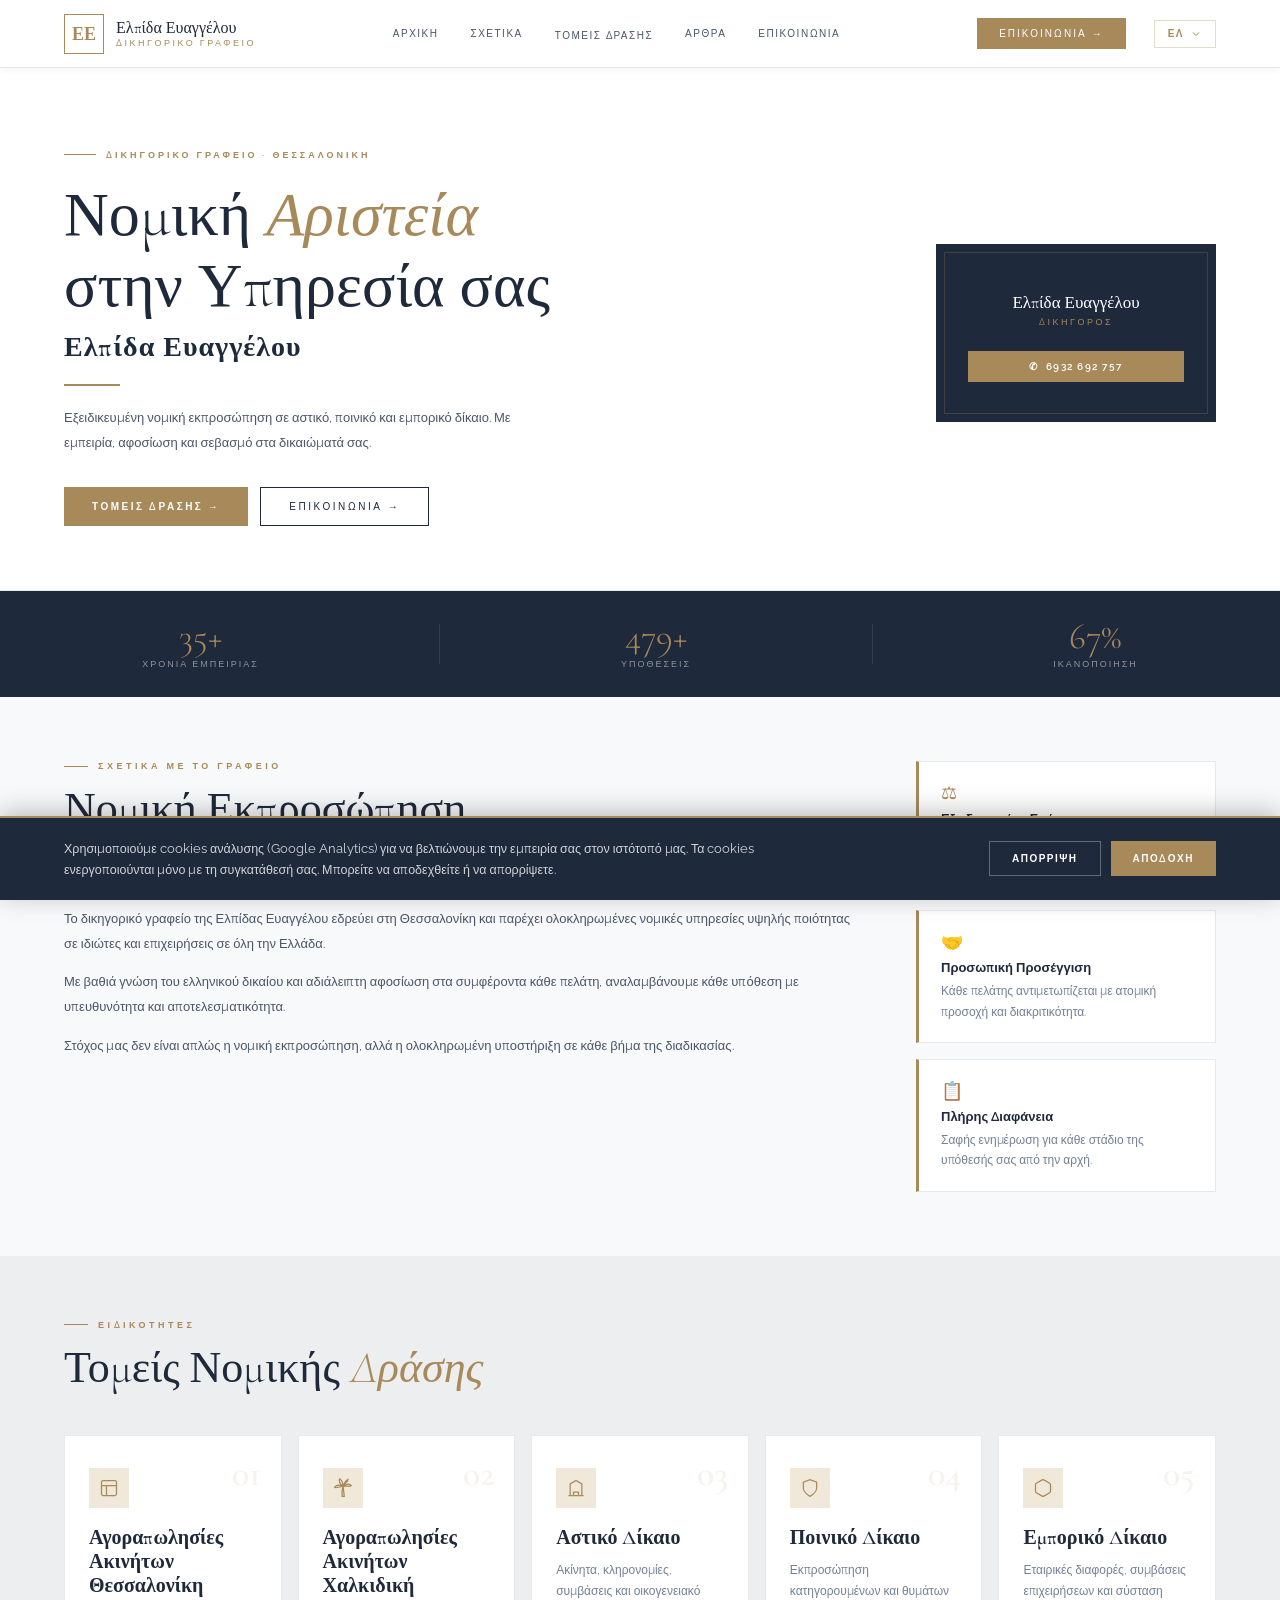
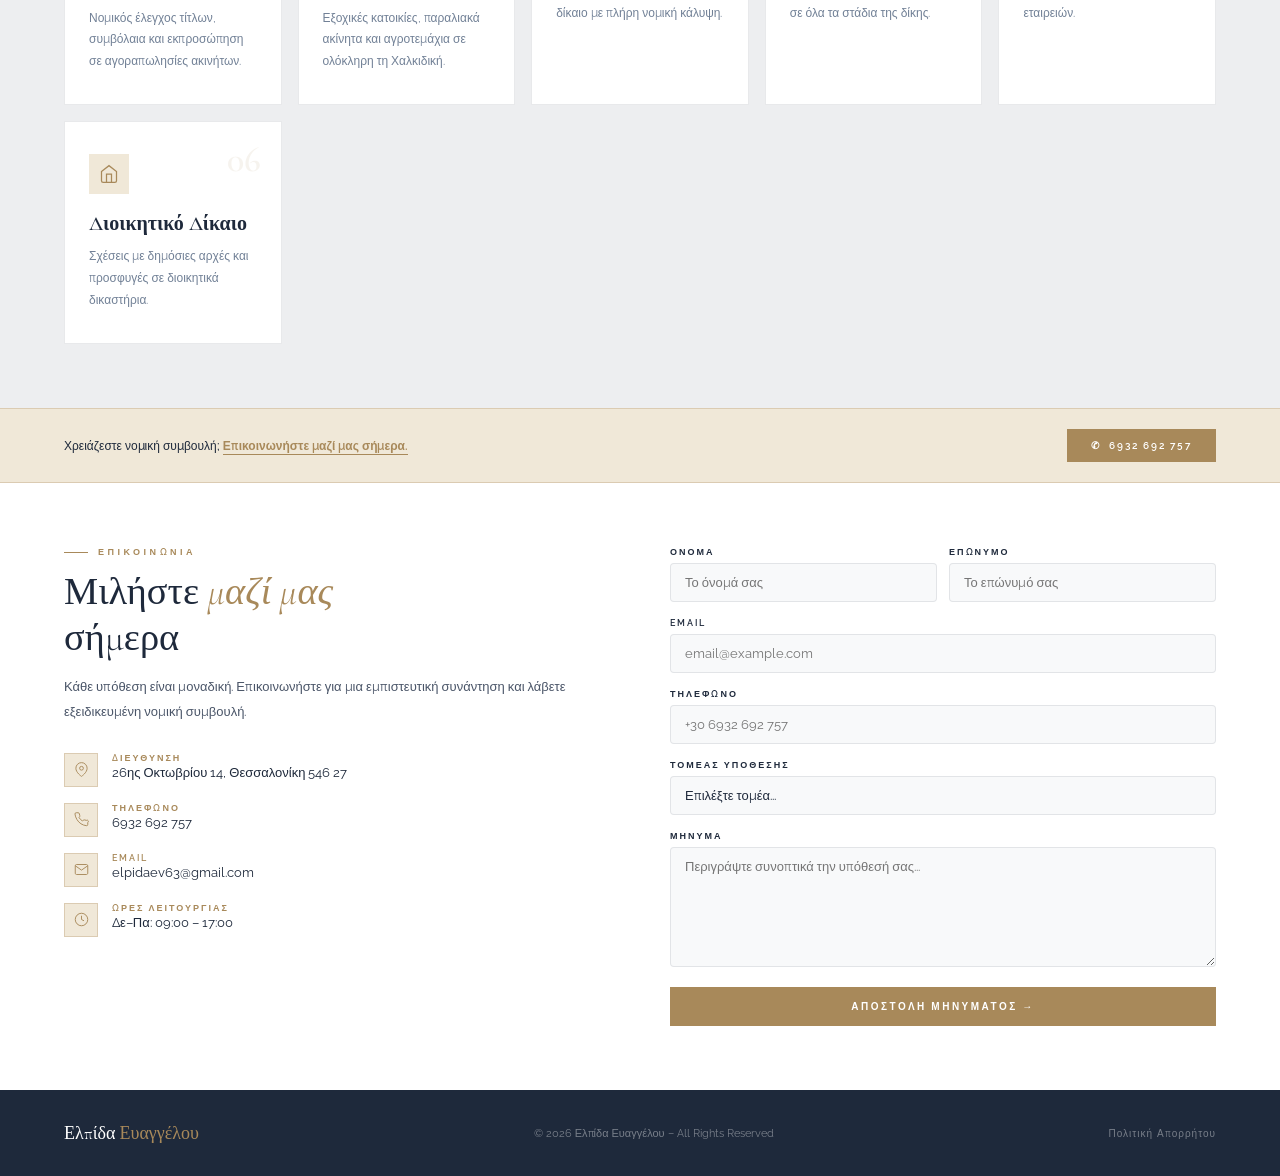
<file: index.html>
<!DOCTYPE html>
<html lang="el">
<head>
<meta charset="UTF-8">
<meta name="viewport" content="width=device-width, initial-scale=1.0">
<!-- Cookie consent + Google Analytics (loads only after consent) -->
<script src="/consent.js" defer></script>
<title>Δικηγόρος Θεσσαλονίκη – Ακίνητα & Αστικό Δίκαιο | Ελπίδα Ευαγγέλου</title>
<meta name="description" content="Δικηγορικό Γραφείο Ελπίδας Ευαγγέλου στη Θεσσαλονίκη. Αστικό, Ποινικό, Εμπορικό και Διοικητικό Δίκαιο.">
<link rel="canonical" href="https://www.evangeloulaw.gr/">
<!-- Open Graph / social preview -->
<meta property="og:type" content="website">
<meta property="og:locale" content="el_GR">
<meta property="og:site_name" content="Δικηγορικό Γραφείο Ελπίδα Ευαγγέλου">
<meta property="og:title" content="Δικηγόρος Θεσσαλονίκη – Ακίνητα & Αστικό Δίκαιο | Ελπίδα Ευαγγέλου">
<meta property="og:description" content="Δικηγορικό Γραφείο Ελπίδας Ευαγγέλου στη Θεσσαλονίκη. Αστικό, Ποινικό, Εμπορικό και Διοικητικό Δίκαιο.">
<meta property="og:url" content="https://www.evangeloulaw.gr/">
<meta name="twitter:card" content="summary">
<meta name="twitter:title" content="Δικηγόρος Θεσσαλονίκη – Ακίνητα & Αστικό Δίκαιο | Ελπίδα Ευαγγέλου">
<meta name="twitter:description" content="Δικηγορικό Γραφείο Ελπίδας Ευαγγέλου στη Θεσσαλονίκη. Αστικό, Ποινικό, Εμπορικό και Διοικητικό Δίκαιο.">
<link rel="icon" type="image/svg+xml" href="/favicon.svg">
<link rel="apple-touch-icon" href="/favicon.svg">
<!-- Schema.org: LegalService (local business) -->
<script type="application/ld+json">
{
  "@context": "https://schema.org",
  "@type": "LegalService",
  "@id": "https://www.evangeloulaw.gr/#legalservice",
  "name": "Δικηγορικό Γραφείο Ελπίδα Ευαγγέλου",
  "image": "https://www.evangeloulaw.gr/favicon.svg",
  "url": "https://www.evangeloulaw.gr/",
  "telephone": "+306932692757",
  "email": "elpidaev63@gmail.com",
  "priceRange": "€€",
  "address": {
    "@type": "PostalAddress",
    "streetAddress": "26ης Οκτωβρίου 14",
    "addressLocality": "Θεσσαλονίκη",
    "postalCode": "546 27",
    "addressCountry": "GR"
  },
  "geo": {
    "@type": "GeoCoordinates",
    "latitude": 40.6401,
    "longitude": 22.9444
  },
  "areaServed": [
    { "@type": "City", "name": "Θεσσαλονίκη" },
    { "@type": "AdministrativeArea", "name": "Χαλκιδική" }
  ],
  "openingHoursSpecification": [
    {
      "@type": "OpeningHoursSpecification",
      "dayOfWeek": ["Monday", "Tuesday", "Wednesday", "Thursday", "Friday"],
      "opens": "09:00",
      "closes": "17:00"
    }
  ],
  "knowsLanguage": ["el", "en"],
  "founder": { "@type": "Person", "name": "Ελπίδα Ευαγγέλου" },
  "hasOfferCatalog": {
    "@type": "OfferCatalog",
    "name": "Νομικές Υπηρεσίες",
    "itemListElement": [
      { "@type": "OfferCatalog", "name": "Αγοραπωλησίες Ακινήτων" },
      { "@type": "OfferCatalog", "name": "Αστικό Δίκαιο" },
      { "@type": "OfferCatalog", "name": "Ποινικό Δίκαιο" },
      { "@type": "OfferCatalog", "name": "Εμπορικό Δίκαιο" },
      { "@type": "OfferCatalog", "name": "Διοικητικό Δίκαιο" }
    ]
  }
}
</script>
<link href="https://fonts.googleapis.com/css2?family=Cormorant+Garamond:ital,wght@0,300;0,400;0,600;1,300;1,400&family=Raleway:wght@300;400;500;600&family=Playfair+Display:ital,wght@0,400;0,600;0,700;1,400&family=Lato:wght@300;400;700&family=Merriweather:ital,wght@0,300;0,400;0,700;1,400&family=Open+Sans:wght@300;400;600&display=swap" rel="stylesheet">
<style>
  *, *::before, *::after { margin: 0; padding: 0; box-sizing: border-box; }
  :root {
    --bg: #F8F9FA;
    --bg-section: #EDEEF0;
    --navy: #1E293B;
    --navy-mid: #2E3F55;
    --muted-gold: #A8895A;
    --muted-gold-light: #C4A97A;
    --muted-gold-pale: #F0E8D8;
    --text-body: #4A5568;
    --text-muted: #718096;
    --border: rgba(30,41,59,0.1);
    --border-gold: rgba(168,137,90,0.3);
    --white: #FFFFFF;
  }
  body { font-family: 'Raleway', sans-serif; background: var(--bg); color: var(--navy); overflow-x: hidden; }

  /* NAV */
  nav {
    position: sticky; top: 0; z-index: 1000;
    background: var(--white); border-bottom: 1px solid var(--border);
    display: flex; align-items: center; justify-content: space-between;
    padding: 0 5vw; height: 68px;
    box-shadow: 0 1px 8px rgba(30,41,59,0.06);
  }
  .logo { display: flex; align-items: center; gap: 12px; text-decoration: none; }
  .logo-icon {
    width: 40px; height: 40px; border: 1.5px solid var(--muted-gold);
    display: flex; align-items: center; justify-content: center;
    font-family: 'Cormorant Garamond', serif; font-size: 18px; color: var(--muted-gold); font-weight: 600;
  }
  .logo-text { font-family: 'Cormorant Garamond', serif; font-size: 16px; color: var(--navy); line-height: 1.2; font-weight: 400; }
  .logo-text span { display: block; font-size: 9px; letter-spacing: 2.5px; color: var(--muted-gold); font-family: 'Raleway', sans-serif; font-weight: 500; text-transform: uppercase; }
  .nav-links { display: flex; align-items: center; gap: 32px; }
  .nav-links a { color: var(--text-body); text-decoration: none; font-size: 10px; letter-spacing: 1.5px; text-transform: uppercase; font-weight: 500; transition: color 0.2s; }
  .nav-links a:hover { color: var(--muted-gold); }
  .nav-cta {
    background: var(--muted-gold); color: var(--white);
    padding: 10px 22px; font-size: 10px; letter-spacing: 2px; text-transform: uppercase;
    font-family: 'Raleway', sans-serif; font-weight: 500; border: none; cursor: pointer; transition: all 0.2s;
  }
  .nav-cta:hover { background: var(--navy-mid); }

  /* HERO */
  .hero {
    background: var(--white); padding: 72px 5vw 64px;
    display: flex; align-items: center; gap: 60px;
    border-bottom: 1px solid var(--border);
  }
  .hero-left { flex: 1; }
  .hero-eyebrow {
    display: inline-flex; align-items: center; gap: 10px;
    font-size: 9px; letter-spacing: 3px; color: var(--muted-gold); text-transform: uppercase; font-weight: 600; margin-bottom: 20px;
  }
  .hero-eyebrow::before { content: ''; width: 32px; height: 1px; background: var(--muted-gold); }
  .hero h1 {
    font-family: 'Cormorant Garamond', serif; font-size: clamp(38px, 5vw, 62px);
    font-weight: 300; line-height: 1.15; color: var(--navy); margin-bottom: 8px;
  }
  .hero h1 em { font-style: italic; color: var(--muted-gold); }
  .hero-name {
    font-family: 'Cormorant Garamond', serif; font-size: clamp(20px, 2.5vw, 28px);
    font-weight: 600; color: var(--navy); letter-spacing: 1px; margin-bottom: 20px;
  }
  .hero-rule { width: 56px; height: 2px; background: var(--muted-gold); margin-bottom: 20px; }
  .hero p { font-size: 13px; color: var(--text-body); line-height: 1.9; max-width: 460px; margin-bottom: 32px; }
  .hero-buttons { display: flex; gap: 12px; flex-wrap: wrap; }
  .btn-primary {
    background: var(--muted-gold); color: var(--white); padding: 13px 28px;
    font-size: 10px; letter-spacing: 2.5px; text-transform: uppercase; font-weight: 600;
    border: none; cursor: pointer; font-family: 'Raleway', sans-serif; transition: background 0.2s;
    text-decoration: none; display: inline-flex; align-items: center; gap: 8px;
  }
  .btn-primary:hover { background: var(--navy-mid); }
  .btn-outline {
    background: transparent; color: var(--navy); padding: 13px 28px;
    font-size: 10px; letter-spacing: 2.5px; text-transform: uppercase; font-weight: 500;
    border: 1.5px solid var(--navy); cursor: pointer; font-family: 'Raleway', sans-serif; transition: all 0.2s;
    text-decoration: none; display: inline-flex; align-items: center; gap: 8px;
  }
  .btn-outline:hover { background: var(--muted-gold); color: var(--white); }
  .hero-right {
    flex-shrink: 0; width: 280px;
    background: var(--navy); padding: 40px 32px; text-align: center; position: relative;
  }
  .hero-right::before {
    content: ''; position: absolute; inset: 8px; border: 1px solid rgba(168,137,90,0.25); pointer-events: none;
  }
  .hero-initials {
    font-family: 'Cormorant Garamond', serif; font-size: 64px; font-weight: 300; color: var(--muted-gold); line-height: 1; margin-bottom: 16px;
  }
  .hero-right-rule { width: 36px; height: 1px; background: var(--muted-gold); margin: 0 auto 14px; }
  .hero-right-name { font-family: 'Cormorant Garamond', serif; font-size: 17px; color: var(--white); font-weight: 400; margin-bottom: 4px; }
  .hero-right-title { font-size: 9px; letter-spacing: 2.5px; color: var(--muted-gold); text-transform: uppercase; margin-bottom: 24px; }
  .hero-right-phone {
    background: var(--muted-gold); color: var(--white); padding: 10px 20px;
    font-size: 10px; letter-spacing: 1.5px; font-weight: 600; display: block;
    text-decoration: none; transition: background 0.2s;
  }
  .hero-right-phone:hover { background: var(--muted-gold-light); }

  /* STATS BAR */
  .stats-bar {
    background: var(--navy); padding: 28px 5vw;
    display: flex; align-items: center; justify-content: space-around; gap: 24px; flex-wrap: wrap;
  }
  .stat { text-align: center; }
  .stat-num { font-family: 'Cormorant Garamond', serif; font-size: 36px; color: var(--muted-gold); font-weight: 300; line-height: 1; }
  .stat-label { font-size: 9px; letter-spacing: 2px; color: rgba(255,255,255,0.5); text-transform: uppercase; margin-top: 4px; }
  .stat-sep { width: 1px; height: 40px; background: rgba(255,255,255,0.1); }

  /* ABOUT */
  .about { background: var(--bg); padding: 64px 5vw; }
  .two-col { display: flex; gap: 60px; align-items: flex-start; }
  .section-label { font-size: 9px; letter-spacing: 3.5px; color: var(--muted-gold); text-transform: uppercase; font-weight: 600; margin-bottom: 12px; display: flex; align-items: center; gap: 10px; }
  .section-label::before { content: ''; width: 24px; height: 1px; background: var(--muted-gold); }
  .about-left { flex: 1; }
  .about-left h2 {
    font-family: 'Cormorant Garamond', serif; font-size: clamp(28px, 3.5vw, 44px);
    font-weight: 300; color: var(--navy); line-height: 1.2; margin-bottom: 18px;
  }
  .about-left h2 em { font-style: italic; color: var(--muted-gold); }
  .about-left p { font-size: 13px; color: var(--text-body); line-height: 1.9; margin-bottom: 14px; }
  .about-right { flex-shrink: 0; width: 300px; display: flex; flex-direction: column; gap: 16px; }
  .about-card {
    background: var(--white); border: 1px solid var(--border);
    border-left: 3px solid var(--muted-gold); padding: 20px 22px;
  }
  .about-card-icon { font-size: 18px; color: var(--muted-gold); margin-bottom: 8px; }
  .about-card h4 { font-size: 13px; font-weight: 600; color: var(--navy); margin-bottom: 6px; }
  .about-card p { font-size: 12px; color: var(--text-muted); line-height: 1.7; }

  /* PRACTICE */
  .practice { background: var(--bg-section); padding: 64px 5vw; }
  .section-header { margin-bottom: 40px; }
  .section-header h2 {
    font-family: 'Cormorant Garamond', serif; font-size: clamp(28px, 3.5vw, 44px);
    font-weight: 300; color: var(--navy); margin-top: 10px; line-height: 1.2;
  }
  .section-header h2 em { font-style: italic; color: var(--muted-gold); }
  .practice-grid { display: grid; grid-template-columns: repeat(auto-fit, minmax(200px, 1fr)); gap: 16px; }
  .practice-card {
    background: var(--white); border: 1px solid var(--border);
    padding: 32px 24px; position: relative; transition: all 0.3s; cursor: pointer;
  }
  .practice-card::after {
    content: ''; position: absolute; bottom: 0; left: 0; right: 0; height: 3px;
    background: var(--muted-gold); transform: scaleX(0); transition: transform 0.3s; transform-origin: left;
  }
  .practice-card:hover { box-shadow: 0 4px 20px rgba(30,41,59,0.08); border-color: var(--muted-gold-light); }
  .practice-card:hover::after { transform: scaleX(1); }
  .practice-icon {
    width: 40px; height: 40px; background: var(--muted-gold-pale);
    display: flex; align-items: center; justify-content: center; margin-bottom: 18px;
  }
  .practice-icon svg { width: 20px; height: 20px; stroke: var(--muted-gold); fill: none; stroke-width: 1.5; }
  .practice-card h3 { font-family: 'Cormorant Garamond', serif; font-size: 20px; color: var(--navy); font-weight: 600; margin-bottom: 10px; }
  .practice-card p { font-size: 12px; color: var(--text-muted); line-height: 1.8; }
  .practice-num { position: absolute; top: 16px; right: 20px; font-family: 'Cormorant Garamond', serif; font-size: 36px; color: rgba(168,137,90,0.1); font-weight: 600; }

  /* CONTACT */
  .contact { background: var(--white); padding: 64px 5vw; }
  .contact-grid { display: flex; gap: 60px; align-items: flex-start; }
  .contact-left { flex: 1; }
  .contact-left h2 { font-family: 'Cormorant Garamond', serif; font-size: clamp(26px, 3vw, 40px); font-weight: 300; color: var(--navy); margin: 10px 0 14px; line-height: 1.2; }
  .contact-left h2 em { font-style: italic; color: var(--muted-gold); }
  .contact-left > p { font-size: 13px; color: var(--text-body); line-height: 1.9; margin-bottom: 28px; }
  .contact-items { display: flex; flex-direction: column; gap: 16px; }
  .c-item { display: flex; align-items: flex-start; gap: 14px; }
  .c-icon {
    width: 34px; height: 34px; flex-shrink: 0; border: 1px solid var(--border-gold);
    background: var(--muted-gold-pale); display: flex; align-items: center; justify-content: center;
  }
  .c-icon svg { width: 15px; height: 15px; stroke: var(--muted-gold); fill: none; stroke-width: 1.5; }
  .c-label { font-size: 9px; letter-spacing: 2px; color: var(--muted-gold); text-transform: uppercase; font-weight: 600; margin-bottom: 2px; }
  .c-value { font-size: 13px; color: var(--navy); }
  a.c-item { text-decoration: none; transition: all 0.2s; border-radius: 0; }
  a.c-item:hover { background: var(--muted-gold-pale); padding: 6px 10px; margin: -6px -10px; }
  a.c-item:hover .c-value { color: var(--muted-gold); }
  .contact-right { flex: 1; }
  .form-group { margin-bottom: 16px; }
  .form-group label { display: block; font-size: 9px; letter-spacing: 2px; color: var(--navy); text-transform: uppercase; font-weight: 600; margin-bottom: 6px; }
  .form-group input, .form-group textarea, .form-group select {
    width: 100%; background: var(--bg); border: 1px solid var(--border);
    color: var(--navy); padding: 11px 14px; font-family: 'Raleway', sans-serif;
    font-size: 13px; outline: none; transition: border-color 0.2s; border-radius: 4px;
    -webkit-appearance: none;
  }
  .form-group input:focus, .form-group textarea:focus, .form-group select:focus { border-color: var(--muted-gold); background: var(--white); }
  .form-group textarea { resize: vertical; min-height: 120px; }
  .form-row { display: flex; gap: 12px; }
  .form-row .form-group { flex: 1; }
  .submit-btn {
    width: 100%; background: var(--muted-gold); color: var(--white); padding: 14px;
    font-size: 10px; letter-spacing: 2.5px; text-transform: uppercase; font-weight: 600;
    border: none; cursor: pointer; font-family: 'Raleway', sans-serif; transition: background 0.2s;
  }
  .submit-btn:hover { background: var(--navy-mid); }

  /* SUCCESS OVERLAY */
  .success-overlay {
    display: none;
    position: absolute; inset: 0;
    background: var(--white);
    flex-direction: column; align-items: center; justify-content: center;
    z-index: 10; padding: 40px 20px; text-align: center;
  }
  .success-overlay.show { display: flex; }

  /* Bubble */
  .success-bubble {
    width: 96px; height: 96px; border-radius: 50%;
    background: var(--muted-gold);
    display: flex; align-items: center; justify-content: center;
    margin-bottom: 24px;
    transform: scale(0);
    animation: bubblePop 0.55s cubic-bezier(0.175, 0.885, 0.32, 1.275) forwards;
  }
  @keyframes bubblePop {
    0%   { transform: scale(0); opacity: 0; }
    60%  { transform: scale(1.12); opacity: 1; }
    80%  { transform: scale(0.94); }
    100% { transform: scale(1); opacity: 1; }
  }

  /* Checkmark SVG */
  .check-svg { width: 44px; height: 44px; }
  .check-path {
    stroke: #fff; stroke-width: 3.5; fill: none;
    stroke-linecap: round; stroke-linejoin: round;
    stroke-dasharray: 60; stroke-dashoffset: 60;
    animation: drawCheck 0.4s ease forwards 0.45s;
  }
  @keyframes drawCheck {
    to { stroke-dashoffset: 0; }
  }

  /* Ripple rings */
  .success-bubble::before,
  .success-bubble::after {
    content: '';
    position: absolute;
    border-radius: 50%;
    border: 2px solid var(--muted-gold);
    opacity: 0;
    animation: ripple 1.4s ease-out infinite;
  }
  .success-bubble { position: relative; }
  .success-bubble::before { width: 120px; height: 120px; animation-delay: 0.6s; }
  .success-bubble::after  { width: 150px; height: 150px; animation-delay: 0.9s; }
  @keyframes ripple {
    0%   { transform: scale(0.7); opacity: 0.6; }
    100% { transform: scale(1.3); opacity: 0; }
  }

  .success-title {
    font-family: 'Cormorant Garamond', serif;
    font-size: 26px; font-weight: 300; color: var(--navy);
    margin-bottom: 10px;
    opacity: 0; transform: translateY(12px);
    animation: fadeUp 0.4s ease forwards 0.7s;
  }
  .success-title em { font-style: italic; color: var(--muted-gold); }
  .success-msg {
    font-size: 13px; color: var(--text-body); line-height: 1.8; max-width: 300px;
    opacity: 0; transform: translateY(10px);
    animation: fadeUp 0.4s ease forwards 0.85s;
  }
  .success-back {
    margin-top: 24px; background: transparent; border: 1.5px solid var(--muted-gold);
    color: var(--muted-gold); padding: 10px 24px; font-size: 10px; letter-spacing: 2px;
    text-transform: uppercase; font-weight: 600; font-family: 'Raleway', sans-serif;
    cursor: pointer; transition: all 0.2s;
    opacity: 0; animation: fadeUp 0.4s ease forwards 1s;
  }
  .success-back:hover { background: var(--muted-gold); color: var(--white); }

  /* CTA BANNER */
  .cta-banner {
    background: var(--muted-gold-pale); border-top: 1px solid var(--border-gold); border-bottom: 1px solid var(--border-gold);
    padding: 20px 5vw; display: flex; align-items: center; justify-content: space-between; flex-wrap: wrap; gap: 16px;
  }
  .cta-banner p { font-size: 12px; color: var(--navy); font-weight: 500; }
  .cta-banner p span { color: var(--muted-gold); font-weight: 600; }
  .cta-phone {
    background: var(--muted-gold); color: var(--white); padding: 11px 24px;
    font-size: 10px; letter-spacing: 2px; text-transform: uppercase; font-weight: 600;
    border: none; cursor: pointer; font-family: 'Raleway', sans-serif;
    text-decoration: none; display: inline-block; transition: background 0.2s;
  }
  .cta-phone:hover { background: var(--navy-mid); }

  /* FOOTER */
  footer {
    background: var(--navy); padding: 32px 5vw;
    display: flex; align-items: center; justify-content: space-between; flex-wrap: wrap; gap: 16px;
  }
  .footer-logo { font-family: 'Cormorant Garamond', serif; font-size: 18px; color: var(--white); }
  .footer-logo span { color: var(--muted-gold); }
  .footer-copy { font-size: 11px; color: rgba(255,255,255,0.4); }
  .footer-links { display: flex; gap: 24px; }
  .footer-links a { font-size: 10px; color: rgba(255,255,255,0.4); text-decoration: none; letter-spacing: 1px; transition: color 0.2s; }
  .footer-links a:hover { color: var(--muted-gold); }

  /* ANIMATIONS */
  @keyframes fadeUp { from { opacity: 0; transform: translateY(20px); } to { opacity: 1; transform: translateY(0); } }
  @keyframes slideInLeft { from { opacity: 0; transform: translateX(-40px); } to { opacity: 1; transform: translateX(0); } }
  .hero-left > * { animation: fadeUp 0.7s ease both; }

  /* STATS ANIMATION */
  .stat, .stat-sep { opacity: 0; }
  .stat.animated { animation: slideInLeft 0.5s ease both; }
  .stat-sep.animated { animation: slideInLeft 0.5s ease both; }

  /* BACK TO TOP */
  .back-to-top {
    position: fixed; bottom: 28px; right: 28px; z-index: 200;
    width: 44px; height: 44px;
    background: var(--muted-gold-pale); color: var(--muted-gold);
    border: 1.5px solid var(--border-gold);
    cursor: pointer;
    display: flex; align-items: center; justify-content: center;
    opacity: 0; pointer-events: none;
    transition: opacity 0.3s, background 0.2s, transform 0.2s, color 0.2s;
    box-shadow: 0 4px 16px rgba(168,137,90,0.15);
  }
  .back-to-top.visible { opacity: 1; pointer-events: all; }
  .back-to-top:hover { background: var(--muted-gold); color: var(--white); border-color: var(--muted-gold); transform: translateY(-3px); }
  .back-to-top svg { width: 18px; height: 18px; stroke: currentColor; fill: none; stroke-width: 2; }
  .hero-eyebrow { animation-delay: 0.05s; }
  .hero h1 { animation-delay: 0.15s; }
  .hero-name { animation-delay: 0.2s; }
  .hero-rule { animation-delay: 0.25s; }
  .hero p { animation-delay: 0.3s; }
  .hero-buttons { animation-delay: 0.38s; }

  /* RESPONSIVE */
  @media (max-width: 768px) {
    .nav-links { display: none; } .nav-cta { display: none; } .hamburger { display: flex !important; }
    .hero { flex-direction: column; padding: 48px 5vw 40px; gap: 32px; }
    .hero-right { width: 100%; }
    .two-col { flex-direction: column; }
    .about-right { width: 100%; }
    .contact-grid { flex-direction: column; }
    a.c-item {
      border: 1.5px solid var(--border-gold);
      background: var(--muted-gold-pale);
      padding: 14px 16px;
      border-radius: 0;
      align-items: center;
      position: relative;
    }
    a.c-item::after {
      content: '›';
      position: absolute;
      right: 16px;
      font-size: 20px;
      color: var(--muted-gold);
      line-height: 1;
    }
    a.c-item:hover {
      background: var(--muted-gold);
      border-color: var(--muted-gold);
      padding: 14px 16px;
      margin: 0;
    }
    a.c-item:hover .c-value,
    a.c-item:hover .c-label { color: var(--white); }
    a.c-item:hover .c-icon { background: rgba(255,255,255,0.2); border-color: rgba(255,255,255,0.3); }
    a.c-item:hover svg { stroke: var(--white); }
    a.c-item:hover::after { color: var(--white); }
    a.c-item:active { transform: scale(0.98); }
    .stat-sep { display: none; }
  }

  /* LANGUAGE SWITCHER */
  .lang-switcher { position: relative; margin-left: 14px; }
  .lang-btn {
    display: flex; align-items: center; gap: 6px;
    background: transparent; border: 1.5px solid var(--border-gold);
    color: var(--muted-gold); padding: 7px 13px;
    font-family: 'Raleway', sans-serif; font-size: 10px;
    letter-spacing: 1.5px; text-transform: uppercase; font-weight: 600;
    cursor: pointer; transition: all 0.2s;
  }
  .lang-btn:hover { background: var(--muted-gold-pale); }
  .lang-btn svg { width: 12px; height: 12px; stroke: var(--muted-gold); fill: none; stroke-width: 2; transition: transform 0.2s; }
  .lang-switcher.open .lang-btn svg { transform: rotate(180deg); }
  .lang-dropdown {
    position: absolute; top: 100%; right: 0;
    background: var(--white); border: 1px solid var(--border);
    box-shadow: 0 8px 24px rgba(30,41,59,0.1);
    min-width: 140px; z-index: 200;
    opacity: 0; pointer-events: none; transform: translateY(-6px);
    transition: opacity 0.2s, transform 0.2s;
  }
  .lang-switcher.open .lang-dropdown { opacity: 1; pointer-events: all; transform: translateY(0); }
  .lang-option {
    display: flex; align-items: center; gap: 10px;
    padding: 10px 14px; cursor: pointer;
    font-size: 11px; letter-spacing: 1px; text-transform: uppercase;
    font-weight: 500; color: var(--text-body);
    transition: background 0.15s, color 0.15s; border: none;
    background: transparent; width: 100%; text-align: left;
    font-family: 'Raleway', sans-serif;
  }
  .lang-option:hover { background: var(--muted-gold-pale); color: var(--muted-gold); }
  .lang-option.active { color: var(--muted-gold); font-weight: 600; }
  .lang-flag { font-size: 16px; line-height: 1; }

  /* LANGUAGE FONT THEMES */
  body.lang-en {
    font-family: 'Lato', sans-serif;
  }
  body.lang-en .logo-text,
  body.lang-en h1, body.lang-en h2, body.lang-en h3, body.lang-en h4,
  body.lang-en .hero h1, body.lang-en .about-left h2,
  body.lang-en .contact-left h2, body.lang-en .section-header h2,
  body.lang-en .hero-initials, body.lang-en .footer-logo,
  body.lang-en .stat-num, body.lang-en .practice-card h3 {
    font-family: 'Playfair Display', serif;
  }
  body.lang-en .logo-text span, body.lang-en .nav-links a,
  body.lang-en .nav-cta, body.lang-en .section-label,
  body.lang-en .hero-eyebrow, body.lang-en .btn-primary,
  body.lang-en .btn-outline, body.lang-en .submit-btn,
  body.lang-en .c-label, body.lang-en .stat-label,
  body.lang-en .hero-right-title, body.lang-en .lang-btn {
    font-family: 'Lato', sans-serif;
  }

  body.lang-ro {
    font-family: 'Open Sans', sans-serif;
  }
  body.lang-ro .logo-text,
  body.lang-ro h1, body.lang-ro h2, body.lang-ro h3, body.lang-ro h4,
  body.lang-ro .hero h1, body.lang-ro .about-left h2,
  body.lang-ro .contact-left h2, body.lang-ro .section-header h2,
  body.lang-ro .hero-initials, body.lang-ro .footer-logo,
  body.lang-ro .stat-num, body.lang-ro .practice-card h3 {
    font-family: 'Merriweather', serif;
  }
  body.lang-ro .logo-text span, body.lang-ro .nav-links a,
  body.lang-ro .nav-cta, body.lang-ro .section-label,
  body.lang-ro .hero-eyebrow, body.lang-ro .btn-primary,
  body.lang-ro .btn-outline, body.lang-ro .submit-btn,
  body.lang-ro .c-label, body.lang-ro .stat-label,
  body.lang-ro .hero-right-title, body.lang-ro .lang-btn {
    font-family: 'Open Sans', sans-serif;
  }

.hamburger { display: none; flex-direction: column; justify-content: center; gap: 6px; width: 30px; height: 24px; background: none; border: none; cursor: pointer; padding: 0; }
.hamburger span { display: block; width: 100%; height: 2px; background: var(--navy); transition: transform 0.3s ease, opacity 0.3s ease; }
.hamburger.open span:nth-child(1) { transform: translateY(8px) rotate(45deg); }
.hamburger.open span:nth-child(2) { opacity: 0; }
.hamburger.open span:nth-child(3) { transform: translateY(-8px) rotate(-45deg); }
.mobile-menu {
  position: fixed; inset: 0; background: var(--navy); z-index: 3000;
  display: flex; flex-direction: column; align-items: center; justify-content: center; gap: 28px;
  clip-path: circle(0px at calc(100% - 38px) 34px);
  transition: clip-path 0.6s cubic-bezier(0.65,0,0.35,1);
  visibility: hidden;
}
.mobile-menu.open { visibility: visible; clip-path: circle(150% at calc(100% - 38px) 34px); }
.mobile-menu > a {
  color: var(--white); text-decoration: none; font-family: 'Cormorant Garamond', serif;
  font-size: 26px; font-weight: 300; letter-spacing: 0.4px;
  opacity: 0; transform: translateY(16px); transition: opacity 0.4s ease, transform 0.4s ease;
}
.mobile-menu.open > a { opacity: 1; transform: translateY(0); }
.mobile-menu.open > a:nth-child(1) { transition-delay: .12s; }
.mobile-menu.open > a:nth-child(2) { transition-delay: .17s; }
.mobile-menu.open > a:nth-child(3) { transition-delay: .22s; }
.mobile-menu.open > a:nth-child(4) { transition-delay: .27s; }
.mobile-menu.open > a:nth-child(5) { transition-delay: .32s; }
.mobile-menu > a:last-of-type {
  margin-top: 8px; background: var(--muted-gold); color: var(--white);
  padding: 14px 36px; font-family: 'Raleway', sans-serif; font-size: 11px;
  letter-spacing: 2.5px; text-transform: uppercase; font-weight: 600;
}
.menu-close { position: absolute; top: 14px; right: 20px; width: 44px; height: 44px; background: none; border: none; cursor: pointer; z-index: 5; }
.menu-close::before, .menu-close::after { content: ''; position: absolute; left: 9px; top: 21px; width: 26px; height: 2px; background: var(--white); }
.menu-close::before { transform: rotate(45deg); }
.menu-close::after { transform: rotate(-45deg); }
@media (min-width: 769px) { .hamburger, .mobile-menu { display: none !important; } }
.nav-dropdown { position: relative; }
.nav-dropdown > .dropdown-panel { position: absolute; top: 100%; left: 0; min-width: 250px; background: #FFFFFF; border: 1px solid rgba(30,41,59,0.1); box-shadow: 0 12px 34px rgba(30,41,59,0.14); padding: 8px; display: flex; flex-direction: column; opacity: 0; visibility: hidden; transform: translateY(8px); transition: opacity 0.22s ease, transform 0.22s ease; z-index: 1200; }
.nav-dropdown:hover > .dropdown-panel { opacity: 1; visibility: visible; transform: translateY(0); }
.nav-dropdown .dropdown-panel a { padding: 10px 14px; font-size: 11px; letter-spacing: 0.5px; text-transform: none; color: #4A5568; white-space: nowrap; font-weight: 500; transition: background 0.15s ease, color 0.15s ease; }
.nav-dropdown .dropdown-panel a:hover { background: #EDEEF0; color: #A8895A; }
.mm-group { display: flex; flex-direction: column; align-items: center; opacity: 0; transform: translateY(16px); transition: opacity 0.4s ease, transform 0.4s ease; transition-delay: .22s; }
.mobile-menu.open .mm-group { opacity: 1; transform: translateY(0); }
.mm-toggle { background: none; border: none; cursor: pointer; color: #fff; font-family: 'Cormorant Garamond', serif; font-size: 26px; font-weight: 300; letter-spacing: 0.4px; display: inline-flex; align-items: center; gap: 8px; }
.mm-toggle::after { content: '\25BE'; font-size: 15px; transition: transform 0.3s ease; }
.mm-group.open .mm-toggle::after { transform: rotate(180deg); }
.mm-sub { display: flex; flex-direction: column; align-items: center; gap: 14px; max-height: 0; overflow: hidden; opacity: 0; margin-top: 0; transition: max-height 0.4s ease, opacity 0.3s ease, margin-top 0.4s ease; }
.mm-group.open .mm-sub { max-height: 420px; opacity: 1; margin-top: 18px; }
.mm-sub a { color: rgba(255,255,255,0.72); text-decoration: none; font-family: 'Raleway', sans-serif; font-size: 14px; font-weight: 400; letter-spacing: 0.3px; }
.mm-sub a:hover { color: #fff; }
</style>
</head>
<body>
<a href="#main-content" class="skip-link" style="position:absolute;left:-9999px;top:0;z-index:9999;background:#1E293B;color:#fff;padding:10px 16px;" onfocus="this.style.left='0'" onblur="this.style.left='-9999px'">Μετάβαση στο περιεχόμενο</a>

<!-- NAV -->
<nav>
  <a href="#" class="logo" onclick="window.scrollTo({top:0,behavior:'smooth'});return false;">
    <div class="logo-icon">ΕΕ</div>
    <div class="logo-text">
      Ελπίδα Ευαγγέλου
      <span>Δικηγορικό Γραφείο</span>
    </div>
  </a>
  <div class="nav-links">
    <a href="#" data-i18n="nav_home">Αρχική</a>
    <a href="#about" data-i18n="nav_about" onclick="smoothScroll('about');return false;">Σχετικά</a>
    <div class="nav-dropdown"><a href="#practice" data-i18n="nav_practice" onclick="smoothScroll('practice');return false;">Τομείς Δράσης</a><div class="dropdown-panel"><a href="/agorapwlisies-akineton-thessaloniki">Αγοραπωλησίες Ακινήτων Θεσσαλονίκη</a><a href="/agorapwlisies-akineton-xalkidiki">Αγοραπωλησίες Ακινήτων Χαλκιδική</a><a href="/astiko-dikaio-thessaloniki">Αστικό Δίκαιο</a><a href="/poiniko-dikaio-thessaloniki">Ποινικό Δίκαιο</a><a href="/emporiko-dikaio-thessaloniki">Εμπορικό Δίκαιο</a><a href="/dioikitiko-dikaio-thessaloniki">Διοικητικό Δίκαιο</a></div></div>
    <a href="/arthra" data-i18n="nav_articles">Άρθρα</a>
    <a href="/epikoinonia" data-i18n="nav_contact">Επικοινωνία</a>
  </div>
  <div style="display:flex;align-items:center;gap:14px;">
    <button class="nav-cta" onclick="window.location.href='/epikoinonia'">Επικοινωνία &rarr;</button>
    <div class="lang-switcher">
      <button class="lang-btn" id="langBtn" onclick="toggleLangMenu(event)">
        <span id="currentLang">ΕΛ</span>
        <svg viewBox="0 0 24 24"><polyline points="6 9 12 15 18 9"/></svg>
      </button>
      <div class="lang-dropdown">
        <button class="lang-option active" onclick="setLang('el')"><span class="lang-flag">🇬🇷</span> Ελληνικά</button>
        <button class="lang-option" onclick="setLang('en')"><span class="lang-flag">🇬🇧</span> English</button>
        <button class="lang-option" onclick="setLang('ro')"><span class="lang-flag">🇷🇴</span> Română</button>
      </div>
    </div>
  </div>
  <button class="hamburger" onclick="toggleMobileMenu()" aria-label="Μενού" aria-expanded="false"><span></span><span></span><span></span></button>
</nav>
<div class="mobile-menu" id="mobileMenu">
    <a href="#" data-i18n="nav_home">Αρχική</a>
    <a href="#about" data-i18n="nav_about" onclick="smoothScroll('about');return false;">Σχετικά</a>
    <div class="mm-group"><button class="mm-toggle" onclick="this.parentElement.classList.toggle('open')">Τομείς Δράσης</button><div class="mm-sub"><a href="/agorapwlisies-akineton-thessaloniki">Αγοραπωλησίες Θεσσαλονίκη</a><a href="/agorapwlisies-akineton-xalkidiki">Αγοραπωλησίες Χαλκιδική</a><a href="/astiko-dikaio-thessaloniki">Αστικό Δίκαιο</a><a href="/poiniko-dikaio-thessaloniki">Ποινικό Δίκαιο</a><a href="/emporiko-dikaio-thessaloniki">Εμπορικό Δίκαιο</a><a href="/dioikitiko-dikaio-thessaloniki">Διοικητικό Δίκαιο</a></div></div>
    <a href="/arthra" data-i18n="nav_articles">Άρθρα</a>
    <a href="/epikoinonia" data-i18n="nav_contact">Επικοινωνία</a>
  <button class="menu-close" onclick="closeMobileMenu()" aria-label="Κλείσιμο"></button></div>


<!-- HERO -->
<main id="main-content">
<section class="hero">
  <div class="hero-left">
    <div class="hero-eyebrow">Δικηγορικό Γραφείο · Θεσσαλονίκη</div>
    <h1>Νομική <em>Αριστεία</em><br>στην Υπηρεσία σας</h1>
    <div class="hero-name">Ελπίδα Ευαγγέλου</div>
    <div class="hero-rule"></div>
    <p>Εξειδικευμένη νομική εκπροσώπηση σε αστικό, ποινικό και εμπορικό δίκαιο. Με εμπειρία, αφοσίωση και σεβασμό στα δικαιώματά σας.</p>
    <div class="hero-buttons">
      <a href="#practice" class="btn-primary" onclick="smoothScroll('practice');return false;">Τομείς Δράσης &rarr;</a>
      <a href="#contact" class="btn-outline" onclick="smoothScroll('contact');return false;">Επικοινωνία &rarr;</a>
    </div>
  </div>
  <div class="hero-right">
    <div class="hero-right-name" style="text-align:center;margin-top:8px;">Ελπίδα Ευαγγέλου</div>
    <div class="hero-right-title">Δικηγόρος</div>
    <a href="tel:+306932692757" class="hero-right-phone">&#9990;&nbsp; 6932 692 757</a>
  </div>
</section>

<!-- STATS BAR -->
<div class="stats-bar">
  <div class="stat"><div class="stat-num">35+</div><div class="stat-label">Χρόνια Εμπειρίας</div></div>
  <div class="stat-sep"></div>
  <div class="stat"><div class="stat-num">500+</div><div class="stat-label">Υποθέσεις</div></div>
  <div class="stat-sep"></div>
  <div class="stat"><div class="stat-num">98%</div><div class="stat-label">Ικανοποίηση</div></div>
</div>

<!-- ABOUT -->
<section class="about" id="about">
  <div class="two-col">
    <div class="about-left">
      <div class="section-label">Σχετικά με το Γραφείο</div>
      <h2>Νομική Εκπροσώπηση<br>που <em>Εμπιστεύεστε</em></h2>
      <p>Το δικηγορικό γραφείο της Ελπίδας Ευαγγέλου εδρεύει στη Θεσσαλονίκη και παρέχει ολοκληρωμένες νομικές υπηρεσίες υψηλής ποιότητας σε ιδιώτες και επιχειρήσεις σε όλη την Ελλάδα.</p>
      <p>Με βαθιά γνώση του ελληνικού δικαίου και αδιάλειπτη αφοσίωση στα συμφέροντα κάθε πελάτη, αναλαμβάνουμε κάθε υπόθεση με υπευθυνότητα και αποτελεσματικότητα.</p>
      <p>Στόχος μας δεν είναι απλώς η νομική εκπροσώπηση, αλλά η ολοκληρωμένη υποστήριξη σε κάθε βήμα της διαδικασίας.</p>
    </div>
    <div class="about-right">
      <div class="about-card">
        <div class="about-card-icon">⚖</div>
        <h4>Εξειδικευμένη Γνώση</h4>
        <p>Βαθιά κατανόηση του ελληνικού και ευρωπαϊκού δικαίου σε κάθε τομέα.</p>
      </div>
      <div class="about-card">
        <div class="about-card-icon">🤝</div>
        <h4>Προσωπική Προσέγγιση</h4>
        <p>Κάθε πελάτης αντιμετωπίζεται με ατομική προσοχή και διακριτικότητα.</p>
      </div>
      <div class="about-card">
        <div class="about-card-icon">📋</div>
        <h4>Πλήρης Διαφάνεια</h4>
        <p>Σαφής ενημέρωση για κάθε στάδιο της υπόθεσής σας από την αρχή.</p>
      </div>
    </div>
  </div>
</section>

<!-- PRACTICE AREAS -->
<section class="practice" id="practice">
  <div class="section-header">
    <div class="section-label">Ειδικότητες</div>
    <h2>Τομείς Νομικής <em>Δράσης</em></h2>
  </div>
  <div class="practice-grid">
    <a class="practice-card" href="/agorapwlisies-akineton-thessaloniki" style="text-decoration:none;color:inherit;display:block;">
      <div class="practice-num">01</div>
      <div class="practice-icon">
        <svg viewBox="0 0 24 24" fill="none" stroke="#A8895A" stroke-width="1.5" width="20" height="20"><rect x="3" y="3" width="18" height="18" rx="2"/><path d="M3 9h18M9 21V9"/></svg>
      </div>
      <h3>Αγοραπωλησίες Ακινήτων Θεσσαλονίκη</h3>
      <p>Νομικός έλεγχος τίτλων, συμβόλαια και εκπροσώπηση σε αγοραπωλησίες ακινήτων.</p>
    </a>
    <a class="practice-card" href="/agorapwlisies-akineton-xalkidiki" style="text-decoration:none;color:inherit;display:block;">
      <div class="practice-num">02</div>
      <div class="practice-icon">
        <svg viewBox="0 0 24 24" width="20" height="20" fill="#A8895A">
          <!-- trunk -->
          <path d="M11 22 C10.5 17 11 13 12 10 C12.5 13 13 17 13.5 22 Z"/>
          <!-- left drooping frond -->
          <path d="M12 10 C7 10 3 13 2 11 C5 7 10 9 12 10 Z"/>
          <!-- upper-left frond -->
          <path d="M12 10 C8 8 7 3 8 1 C11 3 12 8 12 10 Z"/>
          <!-- top-right frond -->
          <path d="M12 10 C13 7 16 3 18 2 C17 6 13 8 12 10 Z"/>
          <!-- right frond -->
          <path d="M12 10 C16 9 20 11 22 9 C19 5 15 8 12 10 Z"/>
        </svg>
      </div>
      <h3>Αγοραπωλησίες Ακινήτων Χαλκιδική</h3>
      <p>Εξοχικές κατοικίες, παραλιακά ακίνητα και αγροτεμάχια σε ολόκληρη τη Χαλκιδική.</p>
    </a>
    <a class="practice-card" href="/astiko-dikaio-thessaloniki" style="text-decoration:none;color:inherit;display:block;">
      <div class="practice-num">03</div>
      <div class="practice-icon">
        <svg viewBox="0 0 24 24" fill="none" stroke="#A8895A" stroke-width="1.5" width="20" height="20"><path d="M3 21h18M5 21V7l7-4 7 4v14M9 21v-4h6v4"/></svg>
      </div>
      <h3>Αστικό Δίκαιο</h3>
      <p>Ακίνητα, κληρονομίες, συμβάσεις και οικογενειακό δίκαιο με πλήρη νομική κάλυψη.</p>
    </a>
    <a class="practice-card" href="/poiniko-dikaio-thessaloniki" style="text-decoration:none;color:inherit;display:block;">
      <div class="practice-num">04</div>
      <div class="practice-icon">
        <svg viewBox="0 0 24 24" fill="none" stroke="#A8895A" stroke-width="1.5" width="20" height="20"><path d="M12 22s8-4 8-10V5l-8-3-8 3v7c0 6 8 10 8 10z"/></svg>
      </div>
      <h3>Ποινικό Δίκαιο</h3>
      <p>Εκπροσώπηση κατηγορουμένων και θυμάτων σε όλα τα στάδια της δίκης.</p>
    </a>
    <a class="practice-card" href="/emporiko-dikaio-thessaloniki" style="text-decoration:none;color:inherit;display:block;">
      <div class="practice-num">05</div>
      <div class="practice-icon">
        <svg viewBox="0 0 24 24" fill="none" stroke="#A8895A" stroke-width="1.5" width="20" height="20"><path d="M21 16V8a2 2 0 0 0-1-1.73l-7-4a2 2 0 0 0-2 0l-7 4A2 2 0 0 0 3 8v8a2 2 0 0 0 1 1.73l7 4a2 2 0 0 0 2 0l7-4A2 2 0 0 0 21 16z"/></svg>
      </div>
      <h3>Εμπορικό Δίκαιο</h3>
      <p>Εταιρικές διαφορές, συμβάσεις επιχειρήσεων και σύσταση εταιρειών.</p>
    </a>
    <a class="practice-card" href="/dioikitiko-dikaio-thessaloniki" style="text-decoration:none;color:inherit;display:block;">
      <div class="practice-num">06</div>
      <div class="practice-icon">
        <svg viewBox="0 0 24 24" fill="none" stroke="#A8895A" stroke-width="1.5" width="20" height="20"><path d="M3 9l9-7 9 7v11a2 2 0 0 1-2 2H5a2 2 0 0 1-2-2z"/><polyline points="9 22 9 12 15 12 15 22"/></svg>
      </div>
      <h3>Διοικητικό Δίκαιο</h3>
      <p>Σχέσεις με δημόσιες αρχές και προσφυγές σε διοικητικά δικαστήρια.</p>
    </a>
  </div>
</section>

<!-- CTA BANNER -->
<div class="cta-banner">
  <p>Χρειάζεστε νομική συμβουλή; <a href="#contact" onclick="document.getElementById('contact').scrollIntoView({behavior:'smooth'});return false;" style="color:var(--muted-gold);font-weight:600;text-decoration:none;border-bottom:1px solid var(--muted-gold);padding-bottom:1px;transition:opacity 0.2s;" onmouseover="this.style.opacity='0.7'" onmouseout="this.style.opacity='1'">Επικοινωνήστε μαζί μας σήμερα.</a></p>
  <a href="tel:+306932692757" class="cta-phone">&#9990;&nbsp; 6932 692 757</a>
</div>

<!-- CONTACT -->
<section class="contact" id="contact">
  <div class="contact-grid">
    <div class="contact-left">
      <div class="section-label">Επικοινωνία</div>
      <h2>Μιλήστε <em>μαζί μας</em><br>σήμερα</h2>
      <p>Κάθε υπόθεση είναι μοναδική. Επικοινωνήστε για μια εμπιστευτική συνάντηση και λάβετε εξειδικευμένη νομική συμβουλή.</p>
      <div class="contact-items">
        <a class="c-item" href="https://www.google.com/maps/place/%CE%94%CE%B9%CE%BA%CE%B7%CE%B3%CE%BF%CF%81%CE%B9%CE%BA%CF%8C+%CE%93%CF%81%CE%B1%CF%86%CE%B5%CE%AF%CE%BF+%CE%95%CE%BB%CF%80%CE%AF%CE%B4%CE%B1+%CE%95%CF%85%CE%B1%CE%B3%CE%B3%CE%AD%CE%BB%CE%BF%CF%85+%CE%94./@40.6401015,22.9301926,958m/data=!3m2!1e3!4b1!4m6!3m5!1s0x14a83971e0029765:0xbc2f5aebbb17e87b!8m2!3d40.6401015!4d22.9327729!16s%2Fg%2F11lkd0z451?entry=ttu" target="_blank" rel="noopener">
          <div class="c-icon"><svg viewBox="0 0 24 24" fill="none" stroke="#A8895A" stroke-width="1.5" width="15" height="15"><path d="M21 10c0 7-9 13-9 13s-9-6-9-13a9 9 0 0 1 18 0z"/><circle cx="12" cy="10" r="3"/></svg></div>
          <div><div class="c-label">Διεύθυνση</div><div class="c-value">26ης Οκτωβρίου 14, Θεσσαλονίκη 546 27</div></div>
        </a>
        <a class="c-item" href="tel:+306932692757">
          <div class="c-icon"><svg viewBox="0 0 24 24" fill="none" stroke="#A8895A" stroke-width="1.5" width="15" height="15"><path d="M22 16.92v3a2 2 0 0 1-2.18 2 19.79 19.79 0 0 1-8.63-3.07A19.5 19.5 0 0 1 4.69 12a19.79 19.79 0 0 1-3.07-8.67A2 2 0 0 1 3.56 1.15h3a2 2 0 0 1 2 1.72c.127.96.361 1.903.7 2.81a2 2 0 0 1-.45 2.11L8.09 8.91a16 16 0 0 0 5.5 5.5l1.27-1.27a2 2 0 0 1 2.11-.45c.907.339 1.85.573 2.81.7A2 2 0 0 1 22 16.92z"/></svg></div>
          <div><div class="c-label">Τηλέφωνο</div><div class="c-value">6932 692 757</div></div>
        </a>
        <a class="c-item" href="mailto:elpidaev63@gmail.com">
          <div class="c-icon"><svg viewBox="0 0 24 24" fill="none" stroke="#A8895A" stroke-width="1.5" width="15" height="15"><path d="M4 4h16c1.1 0 2 .9 2 2v12c0 1.1-.9 2-2 2H4c-1.1 0-2-.9-2-2V6c0-1.1.9-2 2-2z"/><polyline points="22,6 12,13 2,6"/></svg></div>
          <div><div class="c-label">Email</div><div class="c-value">elpidaev63@gmail.com</div></div>
        </a>
        <div class="c-item">
          <div class="c-icon"><svg viewBox="0 0 24 24" fill="none" stroke="#A8895A" stroke-width="1.5" width="15" height="15"><circle cx="12" cy="12" r="10"/><polyline points="12 6 12 12 16 14"/></svg></div>
          <div><div class="c-label">Ώρες Λειτουργίας</div><div class="c-value">Δε–Πα: 09:00 – 17:00</div></div>
        </div>
      </div>
    </div>
    <div class="contact-right" style="position:relative;">
      <!-- Success overlay -->
      <div class="success-overlay" id="successOverlay">
        <div class="success-bubble">
          <svg class="check-svg" viewBox="0 0 44 44">
            <path class="check-path" d="M10 22 L19 32 L34 14"/>
          </svg>
        </div>
        <div class="success-title">Το μήνυμά σας <em>εστάλη!</em></div>
        <p class="success-msg">Σας ευχαριστούμε για την επικοινωνία. Θα σας απαντήσουμε το συντομότερο δυνατό.</p>
        <button class="success-back" onclick="resetContactForm()">← Νέο Μήνυμα</button>
      </div>
      <form id="contactForm" onsubmit="submitContactForm(event)" novalidate>
        <div class="form-row">
          <div class="form-group"><label>Όνομα</label><input type="text" id="cf-name" placeholder="Το όνομά σας" required></div>
          <div class="form-group"><label>Επώνυμο</label><input type="text" id="cf-surname" placeholder="Το επώνυμό σας"></div>
        </div>
        <div class="form-group"><label>Email</label><input type="email" id="cf-email" placeholder="email@example.com" required></div>
        <div class="form-group"><label>Τηλέφωνο</label><input type="tel" id="cf-phone" placeholder="+30 6932 692 757"></div>
        <div class="form-group">
          <label>Τομέας Υπόθεσης</label>
          <select id="cf-area">
            <option value="">Επιλέξτε τομέα...</option>
            <option>Αστικό Δίκαιο</option>
            <option>Ποινικό Δίκαιο</option>
            <option>Εμπορικό Δίκαιο</option>
            <option>Διοικητικό Δίκαιο</option>
          </select>
        </div>
        <div class="form-group"><label>Μήνυμα</label><textarea id="cf-message" placeholder="Περιγράψτε συνοπτικά την υπόθεσή σας..." required></textarea></div>
        <div id="cf-error" style="display:none;background:#FEF2F2;border:1px solid #FECACA;color:#991B1B;padding:10px 14px;font-size:12px;margin-bottom:12px;"></div>
        <button class="submit-btn" type="submit" id="cf-btn">Αποστολή Μηνύματος &rarr;</button>
      </form>
    </div>
  </div>
</section>

<!-- FOOTER -->
</main>
<footer>
  <div class="footer-logo">Ελπίδα <span>Ευαγγέλου</span></div>
  <div class="footer-copy">&copy; 2026 Ελπίδα Ευαγγέλου &ndash; All Rights Reserved</div>
  <div class="footer-links">
    <a href="/politiki-aporritou">Πολιτική Απορρήτου</a>
  </div>
</footer>

<!-- BACK TO TOP -->
<button class="back-to-top" id="backToTop" onclick="window.scrollTo({top:0,behavior:'smooth'})" aria-label="Επιστροφή στην αρχή">
  <svg viewBox="0 0 24 24"><polyline points="18 15 12 9 6 15"/></svg>
</button>

<script>
  // Back to top visibility
  const btn = document.getElementById('backToTop');
  window.addEventListener('scroll', () => {
    btn.classList.toggle('visible', window.scrollY > 300);
  });

  // Count-up animation: numbers go from 0 to their target value
  function countUp(el, delay = 0, duration = 2000) {
    const target = el.dataset.target || el.textContent.trim();
    el.dataset.target = target;
    const num = parseInt(target.replace(/[^0-9]/g, ''), 10);
    const suffix = target.replace(/[0-9]/g, '');
    if (isNaN(num)) return;
    el.textContent = '0' + suffix;
    const startTime = performance.now() + delay;
    function tick(now) {
      if (now < startTime) { requestAnimationFrame(tick); return; }
      const p = Math.min((now - startTime) / duration, 1);
      const eased = 1 - Math.pow(1 - p, 4); // easeOutQuart — slower towards the end
      el.textContent = Math.round(eased * num) + suffix;
      if (p < 1) requestAnimationFrame(tick);
      else el.textContent = num + suffix;
    }
    requestAnimationFrame(tick);
  }

  // Stats bar animation with staggered delay + count-up
  const statsBar = document.querySelector('.stats-bar');
  const statsItems = statsBar.querySelectorAll('.stat, .stat-sep');
  const observer = new IntersectionObserver((entries) => {
    entries.forEach(entry => {
      if (entry.isIntersecting) {
        statsItems.forEach((el, i) => {
          el.style.animationDelay = (i * 0.12) + 's';
          el.classList.add('animated');
        });
        statsBar.querySelectorAll('.stat-num').forEach((el, i) => countUp(el, i * 600));
        observer.disconnect();
      }
    });
  }, { threshold: 0.3 });
  observer.observe(statsBar);
</script>


<script>
const translations = {
  el: {
    nav_home: 'Αρχική', nav_about: 'Σχετικά', nav_practice: 'Τομείς Δράσης', nav_contact: 'Επικοινωνία',
    nav_cta: 'Επικοινωνία →', lang_label: 'ΕΛ',
    hero_eyebrow: 'Δικηγορικό Γραφείο · Θεσσαλονίκη',
    hero_h1: 'Νομική <em>Αριστεία</em><br>στην Υπηρεσία σας',
    hero_name: 'Ελπίδα Ευαγγέλου',
    hero_p: 'Εξειδικευμένη νομική εκπροσώπηση σε αστικό, ποινικό και εμπορικό δίκαιο. Με εμπειρία, αφοσίωση και σεβασμό στα δικαιώματά σας.',
    hero_btn1: 'Τομείς Δράσης →', hero_btn2: 'Επικοινωνία →',
    hero_title: 'Δικηγόρος',
    stat1: 'Χρόνια Εμπειρίας', stat2: 'Υποθέσεις', stat3: 'Ικανοποίηση', stat4: 'Διαθεσιμότητα',
    about_label: 'Σχετικά με το Γραφείο',
    about_h2: 'Νομική Εκπροσώπηση<br>που <em>Εμπιστεύεστε</em>',
    about_p1: 'Το δικηγορικό γραφείο της Ελπίδας Ευαγγέλου εδρεύει στη Θεσσαλονίκη και παρέχει ολοκληρωμένες νομικές υπηρεσίες υψηλής ποιότητας σε ιδιώτες και επιχειρήσεις σε όλη την Ελλάδα.',
    about_p2: 'Με βαθιά γνώση του ελληνικού δικαίου και αδιάλειπτη αφοσίωση στα συμφέροντα κάθε πελάτη, αναλαμβάνουμε κάθε υπόθεση με υπευθυνότητα και αποτελεσματικότητα.',
    about_p3: 'Στόχος μας δεν είναι απλώς η νομική εκπροσώπηση, αλλά η ολοκληρωμένη υποστήριξη σε κάθε βήμα της διαδικασίας.',
    card1_h: 'Εξειδικευμένη Γνώση', card1_p: 'Βαθιά κατανόηση του ελληνικού και ευρωπαϊκού δικαίου σε κάθε τομέα.',
    card2_h: 'Προσωπική Προσέγγιση', card2_p: 'Κάθε πελάτης αντιμετωπίζεται με ατομική προσοχή και διακριτικότητα.',
    card3_h: 'Πλήρης Διαφάνεια', card3_p: 'Σαφής ενημέρωση για κάθε στάδιο της υπόθεσής σας από την αρχή.',
    practice_label: 'Ειδικότητες', practice_h2: 'Τομείς Νομικής <em>Δράσης</em>',
    p1_h: 'Αστικό Δίκαιο', p1_p: 'Ακίνητα, κληρονομίες, συμβάσεις και οικογενειακό δίκαιο με πλήρη νομική κάλυψη.',
    p2_h: 'Ποινικό Δίκαιο', p2_p: 'Εκπροσώπηση κατηγορουμένων και θυμάτων σε όλα τα στάδια της δίκης.',
    p3_h: 'Εμπορικό Δίκαιο', p3_p: 'Εταιρικές διαφορές, συμβάσεις επιχειρήσεων και σύσταση εταιρειών.',
    p4_h: 'Διοικητικό Δίκαιο', p4_p: 'Σχέσεις με δημόσιες αρχές και προσφυγές σε διοικητικά δικαστήρια.',
    cta_text: 'Χρειάζεστε νομική συμβουλή;', cta_link: 'Επικοινωνήστε μαζί μας σήμερα.',
    contact_label: 'Επικοινωνία', contact_h2: 'Μιλήστε <em>μαζί μας</em><br>σήμερα',
    contact_p: 'Κάθε υπόθεση είναι μοναδική. Επικοινωνήστε για μια εμπιστευτική συνάντηση και λάβετε εξειδικευμένη νομική συμβουλή.',
    c_addr: 'Διεύθυνση', c_phone: 'Τηλέφωνο', c_email: 'Email', c_hours: 'Ώρες Λειτουργίας', c_hours_val: 'Δε–Πα: 09:00 – 17:00',
    f_name: 'Όνομα', f_surname: 'Επώνυμο', f_ph_name: 'Το όνομά σας', f_ph_surname: 'Το επώνυμό σας',
    f_phone_label: 'Τηλέφωνο', f_area: 'Τομέας Υπόθεσης', f_area_opt0: 'Επιλέξτε τομέα...',
    f_msg: 'Μήνυμα', f_ph_msg: 'Περιγράψτε συνοπτικά την υπόθεσή σας...',
    f_submit: 'Αποστολή Μηνύματος →',
    footer_copy: '© 2026 Ελπίδα Ευαγγέλου – All Rights Reserved',
    footer_privacy: 'Πολιτική Απορρήτου', footer_terms: 'Όροι Χρήσης',
    logo_sub: 'Δικηγορικό Γραφείο',
  },
  en: {
    nav_home: 'Home', nav_about: 'About', nav_practice: 'Practice Areas', nav_contact: 'Contact',
    nav_cta: 'Contact Us →', lang_label: 'EN',
    hero_eyebrow: 'Law Firm · Thessaloniki',
    hero_h1: 'Legal <em>Excellence</em><br>at Your Service',
    hero_name: 'Elpida Evangelou',
    hero_p: 'Specialized legal representation in civil, criminal and commercial law. With experience, dedication and respect for your rights.',
    hero_btn1: 'Practice Areas →', hero_btn2: 'Contact Us →',
    hero_title: 'Attorney at Law',
    stat1: 'Years of Experience', stat2: 'Cases', stat3: 'Satisfaction', stat4: 'Availability',
    about_label: 'About the Firm',
    about_h2: 'Legal Representation<br>You Can <em>Trust</em>',
    about_p1: 'The law office of Elpida Evangelou is based in Thessaloniki and provides comprehensive, high-quality legal services to individuals and businesses throughout Greece.',
    about_p2: 'With deep knowledge of Greek law and unwavering dedication to each client\'s interests, we handle every case with responsibility and effectiveness.',
    about_p3: 'Our goal is not merely legal representation, but comprehensive support at every step of the process.',
    card1_h: 'Specialized Knowledge', card1_p: 'Deep understanding of Greek and European law in every field.',
    card2_h: 'Personal Approach', card2_p: 'Each client is treated with individual attention and discretion.',
    card3_h: 'Full Transparency', card3_p: 'Clear information on every stage of your case from the start.',
    practice_label: 'Specialties', practice_h2: 'Areas of Legal <em>Practice</em>',
    p1_h: 'Civil Law', p1_p: 'Real estate, inheritances, contracts and family law with full legal coverage.',
    p2_h: 'Criminal Law', p2_p: 'Representation of defendants and victims at all stages of trial.',
    p3_h: 'Commercial Law', p3_p: 'Corporate disputes, business contracts and company formation.',
    p4_h: 'Administrative Law', p4_p: 'Relations with public authorities and appeals to administrative courts.',
    cta_text: 'Need legal advice?', cta_link: 'Contact us today.',
    contact_label: 'Contact', contact_h2: 'Speak <em>with us</em><br>today',
    contact_p: 'Every case is unique. Contact us for a confidential meeting and receive specialized legal advice.',
    c_addr: 'Address', c_phone: 'Phone', c_email: 'Email', c_hours: 'Office Hours', c_hours_val: 'Mon–Fri: 09:00 – 17:00',
    f_name: 'First Name', f_surname: 'Last Name', f_ph_name: 'Your first name', f_ph_surname: 'Your last name',
    f_phone_label: 'Phone', f_area: 'Case Area', f_area_opt0: 'Select area...',
    f_msg: 'Message', f_ph_msg: 'Briefly describe your case...',
    f_submit: 'Send Message →',
    footer_copy: '© 2026 Elpida Evangelou – All Rights Reserved',
    footer_privacy: 'Privacy Policy', footer_terms: 'Terms of Use',
    logo_sub: 'Law Office',
  },
  ro: {
    nav_home: 'Acasă', nav_about: 'Despre', nav_practice: 'Domenii', nav_contact: 'Contact',
    nav_cta: 'Contactați-ne →', lang_label: 'RO',
    hero_eyebrow: 'Cabinet de Avocatură · Salonic',
    hero_h1: 'Excelență <em>Juridică</em><br>în Serviciul Dvs.',
    hero_name: 'Elpida Evangelou',
    hero_p: 'Reprezentare juridică specializată în drept civil, penal și comercial. Cu experiență, dedicare și respect pentru drepturile dumneavoastră.',
    hero_btn1: 'Domenii de Practică →', hero_btn2: 'Contactați-ne →',
    hero_title: 'Avocat',
    stat1: 'Ani de Experiență', stat2: 'Cazuri', stat3: 'Satisfacție', stat4: 'Disponibilitate',
    about_label: 'Despre Cabinet',
    about_h2: 'Reprezentare Juridică<br>în care <em>Aveți Încredere</em>',
    about_p1: 'Cabinetul de avocatură al Elpidei Evangelou este situat în Salonic și oferă servicii juridice complete, de înaltă calitate, persoanelor fizice și juridice din întreaga Grecie.',
    about_p2: 'Cu o cunoaștere profundă a dreptului grec și o dedicare neîntreruptă față de interesele fiecărui client, preluăm fiecare caz cu responsabilitate și eficiență.',
    about_p3: 'Scopul nostru nu este doar reprezentarea juridică, ci sprijinul complet la fiecare pas al procesului.',
    card1_h: 'Cunoaștere Specializată', card1_p: 'Înțelegere profundă a dreptului grec și european în fiecare domeniu.',
    card2_h: 'Abordare Personală', card2_p: 'Fiecare client este tratat cu atenție individuală și discreție.',
    card3_h: 'Transparență Deplină', card3_p: 'Informații clare despre fiecare etapă a cazului dvs. de la început.',
    practice_label: 'Specialități', practice_h2: 'Domenii de Practică <em>Juridică</em>',
    p1_h: 'Drept Civil', p1_p: 'Imobiliare, moșteniri, contracte și dreptul familiei cu acoperire juridică completă.',
    p2_h: 'Drept Penal', p2_p: 'Reprezentarea inculpaților și victimelor în toate etapele procesului.',
    p3_h: 'Drept Comercial', p3_p: 'Litigii corporative, contracte de afaceri și înregistrarea companiilor.',
    p4_h: 'Drept Administrativ', p4_p: 'Relații cu autoritățile publice și contestații la instanțele administrative.',
    cta_text: 'Aveți nevoie de consiliere juridică?', cta_link: 'Contactați-ne astăzi.',
    contact_label: 'Contact', contact_h2: 'Vorbiți <em>cu noi</em><br>astăzi',
    contact_p: 'Fiecare caz este unic. Contactați-ne pentru o întâlnire confidențială și primiți consiliere juridică specializată.',
    c_addr: 'Adresă', c_phone: 'Telefon', c_email: 'Email', c_hours: 'Program', c_hours_val: 'Lun–Vin: 09:00 – 17:00',
    f_name: 'Prenume', f_surname: 'Nume', f_ph_name: 'Prenumele dvs.', f_ph_surname: 'Numele dvs.',
    f_phone_label: 'Telefon', f_area: 'Domeniu Caz', f_area_opt0: 'Selectați domeniul...',
    f_msg: 'Mesaj', f_ph_msg: 'Descrieți pe scurt cazul dvs....',
    f_submit: 'Trimiteți Mesajul →',
    footer_copy: '© 2026 Elpida Evangelou – Tous droits réservés',
    footer_privacy: 'Politică de Confidențialitate', footer_terms: 'Termeni de Utilizare',
    logo_sub: 'Cabinet de Avocatură',
  }
};

function toggleLangMenu(e) {
  e.stopPropagation();
  document.querySelector('.lang-switcher').classList.toggle('open');
}
document.addEventListener('click', function() {
  document.querySelector('.lang-switcher').classList.remove('open');
});

function smoothScroll(id) {
  const el = document.getElementById(id);
  if (!el) return;
  const navH = document.querySelector('nav').offsetHeight;
  const top = el.getBoundingClientRect().top + window.scrollY - navH - 8;
  window.scrollTo({ top: top, behavior: 'smooth' });
}
function scrollToContact() { smoothScroll('contact'); }

function setLang(lang) {
  const t = translations[lang];
  // Switch body font class
  document.body.classList.remove('lang-el', 'lang-en', 'lang-ro');
  if (lang !== 'el') document.body.classList.add('lang-' + lang);
  document.getElementById('currentLang').textContent = t.lang_label;

  // Nav
  document.querySelector('[data-i18n="nav_home"]').textContent = t.nav_home;
  document.querySelector('[data-i18n="nav_about"]').textContent = t.nav_about;
  document.querySelector('[data-i18n="nav_practice"]').textContent = t.nav_practice;
  document.querySelector('[data-i18n="nav_contact"]').textContent = t.nav_contact;
  document.querySelector('.nav-cta').textContent = t.nav_cta;
  document.querySelector('.logo-text span').textContent = t.logo_sub;

  // Hero
  document.querySelector('.hero-eyebrow').textContent = t.hero_eyebrow;
  document.querySelector('.hero h1').innerHTML = t.hero_h1;
  document.querySelector('.hero-name').textContent = t.hero_name;
  document.querySelector('.hero-left p').textContent = t.hero_p;
  const heroBtns = document.querySelectorAll('.hero-buttons a');
  heroBtns[0].textContent = t.hero_btn1;
  heroBtns[1].textContent = t.hero_btn2;
  document.querySelector('.hero-right-title').textContent = t.hero_title;

  // Stats
  const statLabels = document.querySelectorAll('.stat-label');
  if (statLabels[0]) statLabels[0].textContent = t.stat1;
  if (statLabels[1]) statLabels[1].textContent = t.stat2;
  if (statLabels[2]) statLabels[2].textContent = t.stat3;

  // About
  document.querySelector('.about .section-label').textContent = t.about_label;
  document.querySelector('.about-left h2').innerHTML = t.about_h2;
  const aboutPs = document.querySelectorAll('.about-left p');
  aboutPs[0].textContent = t.about_p1;
  aboutPs[1].textContent = t.about_p2;
  aboutPs[2].textContent = t.about_p3;
  const cards = document.querySelectorAll('.about-card');
  cards[0].querySelector('h4').textContent = t.card1_h;
  cards[0].querySelector('p').textContent = t.card1_p;
  cards[1].querySelector('h4').textContent = t.card2_h;
  cards[1].querySelector('p').textContent = t.card2_p;
  cards[2].querySelector('h4').textContent = t.card3_h;
  cards[2].querySelector('p').textContent = t.card3_p;

  // Practice
  document.querySelector('.practice .section-label').textContent = t.practice_label;
  document.querySelector('.practice .section-header h2').innerHTML = t.practice_h2;
  const pcards = document.querySelectorAll('.practice-card');
  pcards[0].querySelector('h3').textContent = t.p1_h;
  pcards[0].querySelector('p').textContent = t.p1_p;
  pcards[1].querySelector('h3').textContent = t.p2_h;
  pcards[1].querySelector('p').textContent = t.p2_p;
  pcards[2].querySelector('h3').textContent = t.p3_h;
  pcards[2].querySelector('p').textContent = t.p3_p;
  pcards[3].querySelector('h3').textContent = t.p4_h;
  pcards[3].querySelector('p').textContent = t.p4_p;

  // CTA banner
  const ctaBanner = document.querySelector('.cta-banner p');
  ctaBanner.innerHTML = t.cta_text + ' <a href="#contact" onclick="scrollToContact()" style="color:var(--muted-gold);font-weight:600;text-decoration:none;border-bottom:1px solid var(--muted-gold);padding-bottom:1px;">' + t.cta_link + '</a>';

  // Contact info labels
  const cLabels = document.querySelectorAll('.c-label');
  cLabels[0].textContent = t.c_addr;
  cLabels[1].textContent = t.c_phone;
  cLabels[2].textContent = t.c_email;
  cLabels[3].textContent = t.c_hours;
  document.querySelectorAll('.c-value')[3].textContent = t.c_hours_val;
  document.querySelector('.contact .section-label').textContent = t.contact_label;
  document.querySelector('.contact-left h2').innerHTML = t.contact_h2;
  document.querySelector('.contact-left > p').textContent = t.contact_p;

  // Form
  const labels = document.querySelectorAll('.form-group label');
  labels[0].textContent = t.f_name;
  labels[1].textContent = t.f_surname;
  labels[2].textContent = 'Email';
  labels[3].textContent = t.f_phone_label;
  labels[4].textContent = t.f_area;
  labels[5].textContent = t.f_msg;
  const inputs = document.querySelectorAll('.form-group input, .form-group textarea');
  inputs[0].placeholder = t.f_ph_name;
  inputs[1].placeholder = t.f_ph_surname;
  inputs[2].placeholder = 'email@example.com';
  inputs[3].placeholder = '+30 6932 692 757';
  inputs[4].placeholder = t.f_ph_msg;
  document.querySelector('.form-group select option').textContent = t.f_area_opt0;
  document.querySelector('.submit-btn').textContent = t.f_submit;

  // Footer
  document.querySelector('.footer-copy').textContent = t.footer_copy;
  const footerLinks = document.querySelectorAll('.footer-links a');
  if (footerLinks[0]) footerLinks[0].textContent = t.footer_privacy;

  // Active state on lang options
  document.querySelectorAll('.lang-option').forEach(el => el.classList.remove('active'));
  event.currentTarget.classList.add('active');
  document.querySelector('.lang-switcher').classList.remove('open');
}
</script>

<script>
function resetContactForm() {
  document.getElementById('successOverlay').classList.remove('show');
}

async function submitContactForm(e) {
  e.preventDefault();
  const btn   = document.getElementById('cf-btn');
  const errEl = document.getElementById('cf-error');

  errEl.style.display = 'none';

  const name    = document.getElementById('cf-name').value.trim();
  const surname = document.getElementById('cf-surname').value.trim();
  const email   = document.getElementById('cf-email').value.trim();
  const phone   = document.getElementById('cf-phone').value.trim();
  const area    = document.getElementById('cf-area').value;
  const message = document.getElementById('cf-message').value.trim();

  if (!name || !email || !message) {
    errEl.textContent = 'Παρακαλώ συμπληρώστε τα υποχρεωτικά πεδία (Όνομα, Email, Μήνυμα).';
    errEl.style.display = 'block';
    return;
  }

  btn.disabled = true;
  btn.textContent = 'Αποστολή...';

  try {
    const res = await fetch('/api/contact', {
      method: 'POST',
      headers: { 'Content-Type': 'application/json' },
      body: JSON.stringify({ name, surname, email, phone, area, message })
    });
    const data = await res.json();
    if (res.ok && data.success) {
      // Reset & re-trigger animation each time
      const overlay = document.getElementById('successOverlay');
      overlay.classList.remove('show');
      void overlay.offsetWidth; // reflow to restart animations
      overlay.classList.add('show');
      document.getElementById('contactForm').reset();
    } else {
      errEl.textContent = data.error || 'Αποτυχία αποστολής. Δοκιμάστε ξανά.';
      errEl.style.display = 'block';
    }
  } catch (err) {
    errEl.textContent = 'Σφάλμα σύνδεσης. Παρακαλώ δοκιμάστε ξανά.';
    errEl.style.display = 'block';
  } finally {
    btn.disabled = false;
    btn.textContent = 'Αποστολή Μηνύματος →';
  }
}
</script>
<script>
function openMobileMenu(){
  document.querySelector('nav').classList.add('menu-open');
  document.querySelector('.hamburger').classList.add('open');
  document.querySelector('.mobile-menu').classList.add('open');
  document.body.style.overflow = 'hidden';
}
function closeMobileMenu(){
  document.querySelector('nav').classList.remove('menu-open');
  document.querySelector('.hamburger').classList.remove('open');
  document.querySelector('.mobile-menu').classList.remove('open');
  document.body.style.overflow = '';
}
function toggleMobileMenu(){
  document.querySelector('.mobile-menu').classList.contains('open') ? closeMobileMenu() : openMobileMenu();
}
document.addEventListener('keydown', function(e){ if (e.key === 'Escape') closeMobileMenu(); });
document.querySelectorAll('.mobile-menu > a').forEach(function(a){ a.addEventListener('click', closeMobileMenu); });
document.querySelector('.mobile-menu').addEventListener('click', function(e){ if (e.target.classList.contains('mobile-menu')) closeMobileMenu(); });
</script>
</body>
</html>
</file>
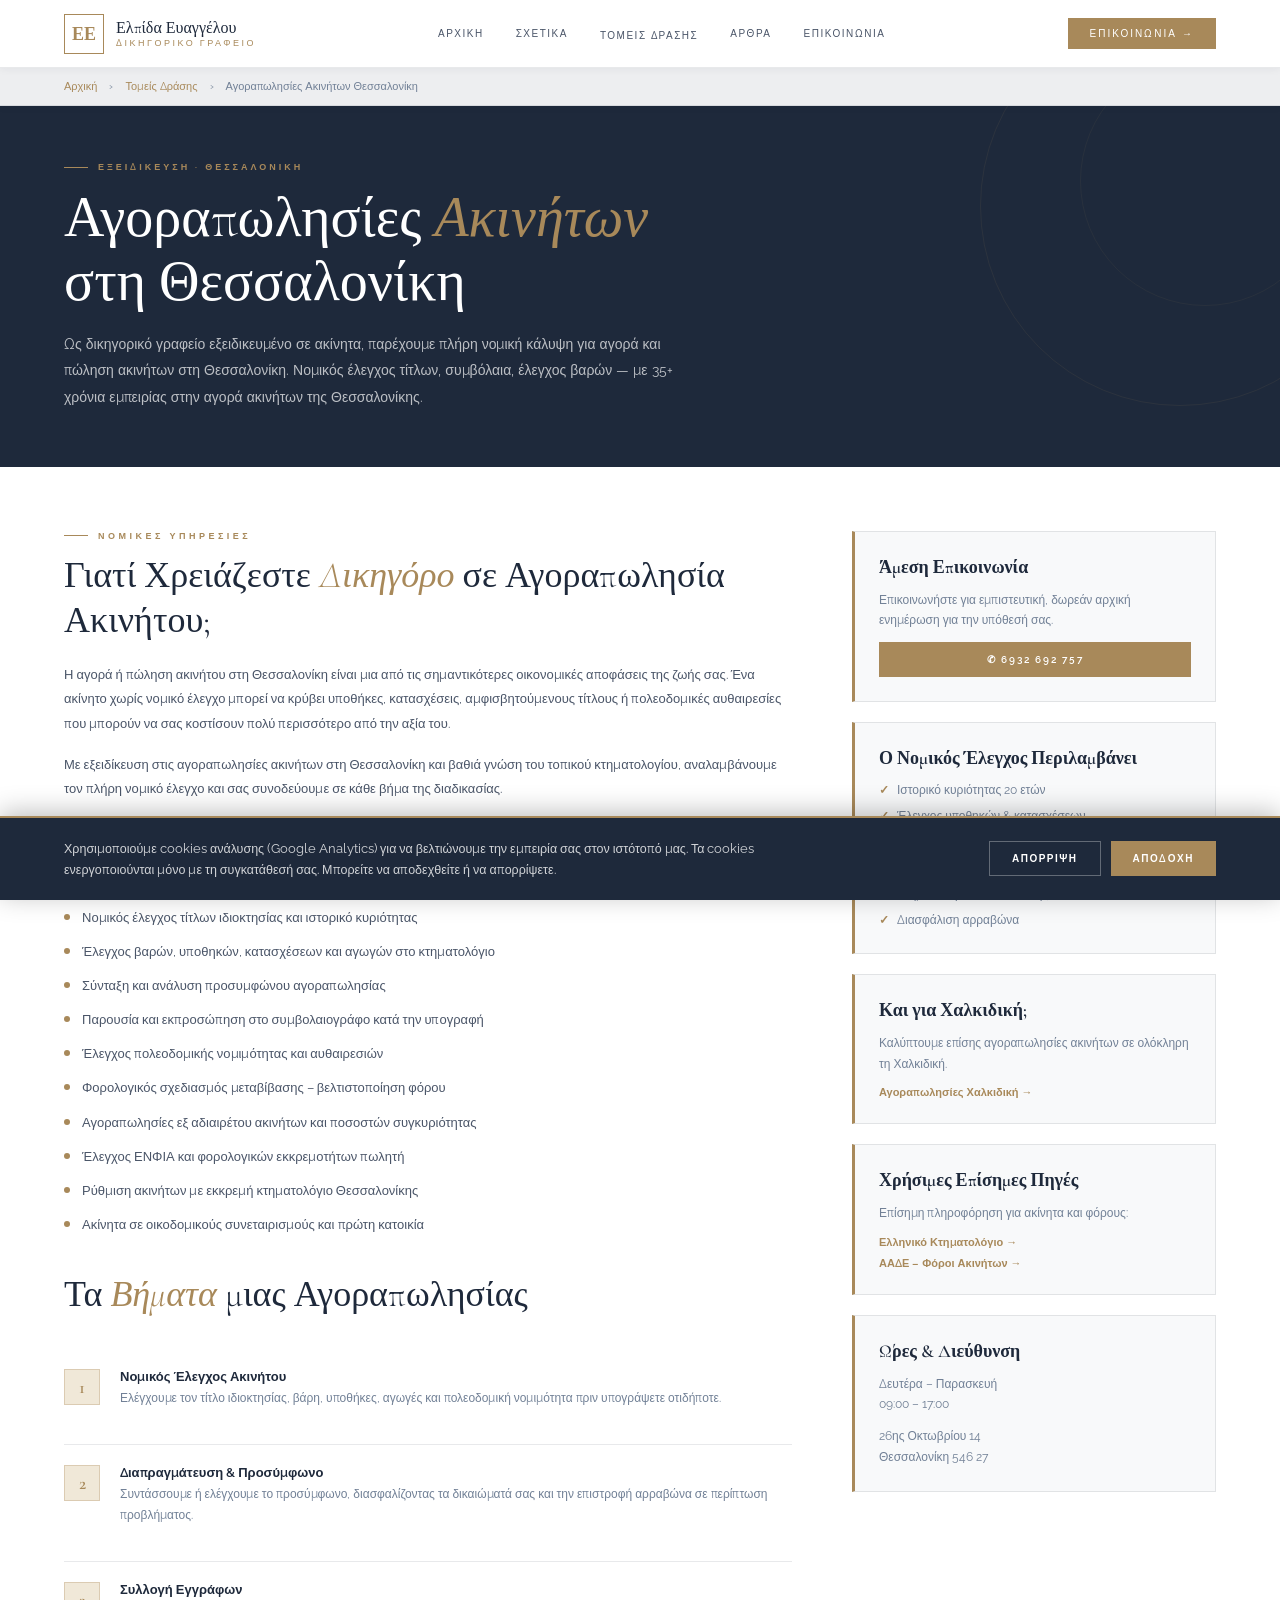
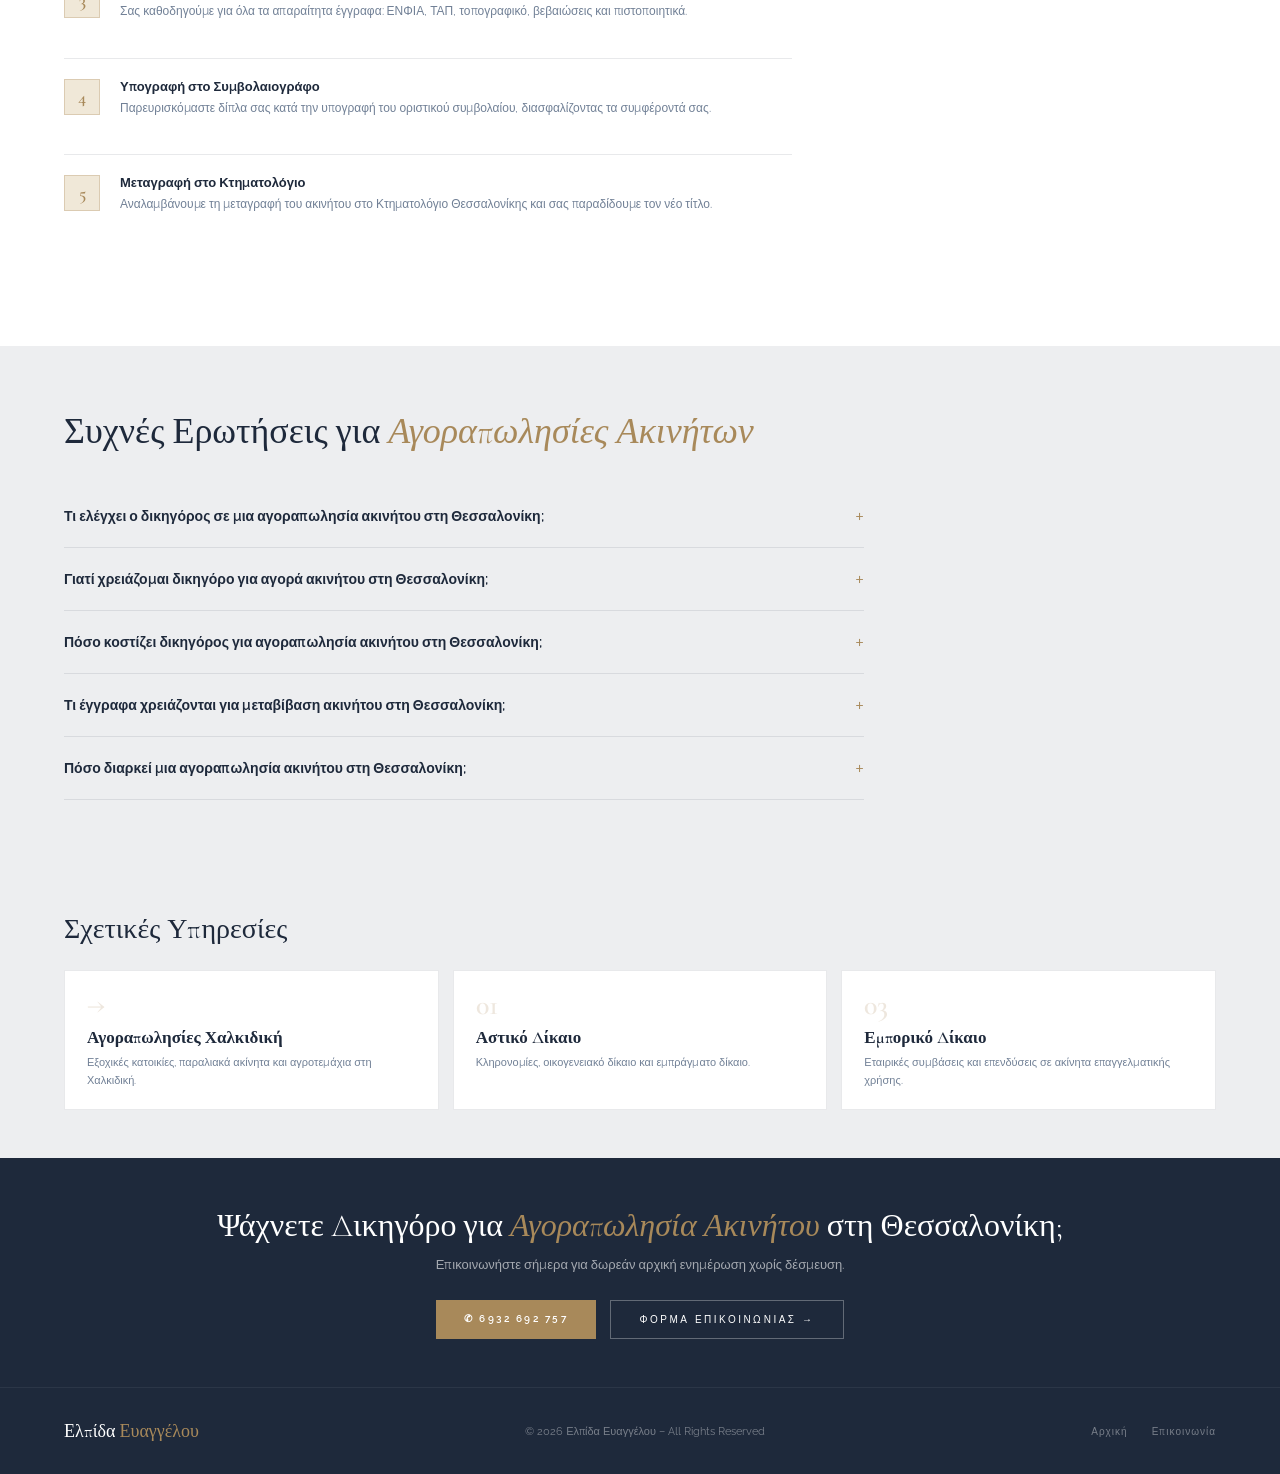
<file: agorapwlisies-akineton-thessaloniki/index.html>
<!DOCTYPE html>
<html lang="el">
<head>
<meta charset="UTF-8">
<meta name="viewport" content="width=device-width, initial-scale=1.0">
<!-- Cookie consent + Google Analytics (loads only after consent) -->
<script src="/consent.js" defer></script>
<title>Δικηγόρος Ακινήτων Θεσσαλονίκη | Αγοραπωλησίες – Ελπίδα Ευαγγέλου</title>
<meta name="description" content="Δικηγόρος ακινήτων Θεσσαλονίκη για ασφαλείς αγοραπωλησίες: νομικός έλεγχος τίτλων, σύνταξη συμβολαίων, έλεγχος βαρών. 35+ χρόνια εμπειρίας. Καλέστε: 6932 692 757.">
<meta name="keywords" content="αγοραπωλησία ακινήτου Θεσσαλονίκη, δικηγόρος ακίνητα Θεσσαλονίκη, νομικός έλεγχος τίτλων Θεσσαλονίκη, μεταβίβαση ακινήτου δικηγόρος, αγορά σπιτιού Θεσσαλονίκη, πώληση ακινήτου Θεσσαλονίκη">
<link rel="canonical" href="https://www.evangeloulaw.gr/agorapwlisies-akineton-thessaloniki">
<!-- Open Graph / social preview -->
<meta property="og:type" content="website">
<meta property="og:locale" content="el_GR">
<meta property="og:site_name" content="Δικηγορικό Γραφείο Ελπίδα Ευαγγέλου">
<meta property="og:title" content="Δικηγόρος Ακινήτων Θεσσαλονίκη | Αγοραπωλησίες – Ελπίδα Ευαγγέλου">
<meta property="og:description" content="Δικηγόρος ακινήτων Θεσσαλονίκη για ασφαλείς αγοραπωλησίες: νομικός έλεγχος τίτλων, σύνταξη συμβολαίων, έλεγχος βαρών. 35+ χρόνια εμπειρίας. Καλέστε: 6932 692 757.">
<meta property="og:url" content="https://www.evangeloulaw.gr/agorapwlisies-akineton-thessaloniki">
<meta name="twitter:card" content="summary">
<meta name="twitter:title" content="Δικηγόρος Ακινήτων Θεσσαλονίκη | Αγοραπωλησίες – Ελπίδα Ευαγγέλου">
<meta name="twitter:description" content="Δικηγόρος ακινήτων Θεσσαλονίκη για ασφαλείς αγοραπωλησίες: νομικός έλεγχος τίτλων, σύνταξη συμβολαίων, έλεγχος βαρών. 35+ χρόνια εμπειρίας. Καλέστε: 6932 692 757.">
<link rel="icon" type="image/svg+xml" href="/favicon.svg">
<link rel="apple-touch-icon" href="/favicon.svg">
<link href="https://fonts.googleapis.com/css2?family=Cormorant+Garamond:ital,wght@0,300;0,400;0,600;1,300;1,400&family=Raleway:wght@300;400;500;600&display=swap" rel="stylesheet">

<!-- Schema.org: LegalService -->
<script type="application/ld+json">
{
  "@context": "https://schema.org",
  "@type": "LegalService",
  "name": "Αγοραπωλησίες Ακινήτων Θεσσαλονίκη – Δικηγορικό Γραφείο Ελπίδα Ευαγγέλου",
  "description": "Εξειδικευμένες νομικές υπηρεσίες αγοραπωλησιών ακινήτων στη Θεσσαλονίκη. Νομικός έλεγχος τίτλων, σύνταξη συμβολαίων, εκπροσώπηση στο συμβολαιογράφο.",
  "url": "https://www.evangeloulaw.gr/agorapwlisies-akineton-thessaloniki",
  "telephone": "+306932692757",
  "email": "elpidaev63@gmail.com",
  "address": {
    "@type": "PostalAddress",
    "streetAddress": "26ης Οκτωβρίου 14",
    "addressLocality": "Θεσσαλονίκη",
    "postalCode": "546 27",
    "addressCountry": "GR"
  },
  "geo": {
    "@type": "GeoCoordinates",
    "latitude": 40.6401,
    "longitude": 22.9444
  },
  "areaServed": ["Θεσσαλονίκη", "Νομός Θεσσαλονίκης"],
  "serviceType": "Αγοραπωλησίες Ακινήτων",
  "priceRange": "€€",
  "openingHours": "Mo-Fr 09:00-17:00"
}
</script>

<!-- Schema.org: FAQPage -->
<script type="application/ld+json">
{
  "@context": "https://schema.org",
  "@type": "FAQPage",
  "mainEntity": [
    {
      "@type": "Question",
      "name": "Τι ελέγχει ο δικηγόρος σε μια αγοραπωλησία ακινήτου στη Θεσσαλονίκη;",
      "acceptedAnswer": {
        "@type": "Answer",
        "text": "Ο δικηγόρος ελέγχει τον νομικό τίτλο ιδιοκτησίας, τυχόν βάρη ή υποθήκες, αγωγές και κατασχέσεις στο κτηματολόγιο, την πολεοδομική νομιμότητα, φορολογικές εκκρεμότητες (ΕΝΦΙΑ) και συντάσσει ή ελέγχει το προσύμφωνο και το οριστικό συμβόλαιο."
      }
    },
    {
      "@type": "Question",
      "name": "Γιατί χρειάζομαι δικηγόρο για αγορά ακινήτου στη Θεσσαλονίκη;",
      "acceptedAnswer": {
        "@type": "Answer",
        "text": "Ο δικηγόρος προστατεύει τα συμφέροντά σας ελέγχοντας ότι το ακίνητο είναι 'καθαρό' νομικά, ότι ο πωλητής έχει δικαίωμα να πουλήσει και ότι δεν υπάρχουν κρυφά βάρη. Στη Θεσσαλονίκη ιδίως, με πολλά ακίνητα σε εκκρεμή κτηματολόγιο, ο νομικός έλεγχος είναι απαραίτητος."
      }
    },
    {
      "@type": "Question",
      "name": "Πόσο κοστίζει δικηγόρος για αγοραπωλησία ακινήτου στη Θεσσαλονίκη;",
      "acceptedAnswer": {
        "@type": "Answer",
        "text": "Η αμοιβή εξαρτάται από την αξία του ακινήτου και την πολυπλοκότητα της υπόθεσης. Επικοινωνήστε μαζί μας για δωρεάν αρχική ενημέρωση και αναλυτική προσφορά."
      }
    },
    {
      "@type": "Question",
      "name": "Τι έγγραφα χρειάζονται για μεταβίβαση ακινήτου στη Θεσσαλονίκη;",
      "acceptedAnswer": {
        "@type": "Answer",
        "text": "Τα κύρια έγγραφα είναι: τίτλος ιδιοκτησίας, πιστοποιητικό ΕΝΦΙΑ, βεβαίωση μη οφειλής ΤΑΠ, τοπογραφικό διάγραμμα, βεβαίωση πολεοδομικής νομιμότητας (Ε9), αποδεικτικό ΑΦΜ και ΔΑΤ και δελτίο ταυτότητας."
      }
    },
    {
      "@type": "Question",
      "name": "Πόσο διαρκεί μια αγοραπωλησία ακινήτου στη Θεσσαλονίκη;",
      "acceptedAnswer": {
        "@type": "Answer",
        "text": "Μια τυπική αγοραπωλησία ολοκληρώνεται σε 4–8 εβδομάδες από τη συμφωνία. Ο χρόνος εξαρτάται από την ταχύτητα συλλογής εγγράφων, τυχόν εκκρεμότητες στο κτηματολόγιο και τη διαθεσιμότητα του συμβολαιογράφου."
      }
    }
  ]
}
</script>

<!-- Schema.org: BreadcrumbList -->
<script type="application/ld+json">
{
  "@context": "https://schema.org",
  "@type": "BreadcrumbList",
  "itemListElement": [
    { "@type": "ListItem", "position": 1, "name": "Αρχική", "item": "https://www.evangeloulaw.gr" },
    { "@type": "ListItem", "position": 2, "name": "Τομείς Δράσης", "item": "https://www.evangeloulaw.gr/#practice" },
    { "@type": "ListItem", "position": 3, "name": "Αγοραπωλησίες Ακινήτων Θεσσαλονίκη", "item": "https://www.evangeloulaw.gr/agorapwlisies-akineton-thessaloniki" }
  ]
}
</script>

<style>
  *, *::before, *::after { margin: 0; padding: 0; box-sizing: border-box; }
  :root {
    --bg: #F8F9FA; --bg-section: #EDEEF0; --navy: #1E293B; --navy-mid: #2E3F55;
    --muted-gold: #A8895A; --muted-gold-light: #C4A97A; --muted-gold-pale: #F0E8D8;
    --text-body: #4A5568; --text-muted: #718096; --border: rgba(30,41,59,0.1);
    --border-gold: rgba(168,137,90,0.3); --white: #FFFFFF;
  }
  body { font-family: 'Raleway', sans-serif; background: var(--bg); color: var(--navy); overflow-x: hidden; }
  nav {
    position: sticky; top: 0; z-index: 1000; background: var(--white);
    border-bottom: 1px solid var(--border); display: flex; align-items: center;
    justify-content: space-between; padding: 0 5vw; height: 68px;
    box-shadow: 0 1px 8px rgba(30,41,59,0.06);
  }
  .logo { display: flex; align-items: center; gap: 12px; text-decoration: none; }
  .logo-icon { width: 40px; height: 40px; border: 1.5px solid var(--muted-gold); display: flex; align-items: center; justify-content: center; font-family: 'Cormorant Garamond', serif; font-size: 18px; color: var(--muted-gold); font-weight: 600; }
  .logo-text { font-family: 'Cormorant Garamond', serif; font-size: 16px; color: var(--navy); line-height: 1.2; font-weight: 400; }
  .logo-text span { display: block; font-size: 9px; letter-spacing: 2.5px; color: var(--muted-gold); font-family: 'Raleway', sans-serif; font-weight: 500; text-transform: uppercase; }
  .nav-links { display: flex; align-items: center; gap: 32px; }
  .nav-links a { color: var(--text-body); text-decoration: none; font-size: 10px; letter-spacing: 1.5px; text-transform: uppercase; font-weight: 500; transition: color 0.2s; }
  .nav-links a:hover { color: var(--muted-gold); }
  .nav-cta { background: var(--muted-gold); color: var(--white); padding: 10px 22px; font-size: 10px; letter-spacing: 2px; text-transform: uppercase; font-family: 'Raleway', sans-serif; font-weight: 500; border: none; cursor: pointer; transition: all 0.2s; text-decoration: none; }
  .nav-cta:hover { background: var(--navy-mid); }

  .breadcrumb { background: var(--bg-section); padding: 12px 5vw; border-bottom: 1px solid var(--border); font-size: 11px; color: var(--text-muted); display: flex; gap: 6px; align-items: center; flex-wrap: wrap; justify-content: flex-start; height: auto; position: relative; z-index: 1; }
  .breadcrumb a { color: var(--muted-gold); text-decoration: none; }
  .breadcrumb a:hover { text-decoration: underline; }
  .breadcrumb span { margin: 0 6px; }

  .page-hero { background: var(--navy); padding: 56px 5vw; position: relative; overflow: hidden; }
  .page-hero::before { content: ''; position: absolute; right: -100px; top: -100px; width: 400px; height: 400px; border: 1px solid rgba(168,137,90,0.1); border-radius: 50%; }
  .page-hero::after { content: ''; position: absolute; right: -50px; top: -50px; width: 250px; height: 250px; border: 1px solid rgba(168,137,90,0.08); border-radius: 50%; }
  .page-eyebrow { font-size: 9px; letter-spacing: 3px; color: var(--muted-gold); text-transform: uppercase; font-weight: 600; margin-bottom: 14px; display: flex; align-items: center; gap: 10px; }
  .page-eyebrow::before { content: ''; width: 24px; height: 1px; background: var(--muted-gold); }
  .page-hero h1 { font-family: 'Cormorant Garamond', serif; font-size: clamp(32px, 4.5vw, 56px); font-weight: 300; color: var(--white); line-height: 1.15; margin-bottom: 16px; }
  .page-hero h1 em { font-style: italic; color: var(--muted-gold); }
  .page-hero p { font-size: 14px; color: rgba(255,255,255,0.7); line-height: 1.9; max-width: 620px; }

  .content-section { padding: 64px 5vw; background: var(--white); }
  .content-grid { display: grid; grid-template-columns: 2fr 1fr; gap: 60px; align-items: start; }
  .section-label { font-size: 9px; letter-spacing: 3.5px; color: var(--muted-gold); text-transform: uppercase; font-weight: 600; margin-bottom: 12px; display: flex; align-items: center; gap: 10px; }
  .section-label::before { content: ''; width: 24px; height: 1px; background: var(--muted-gold); }
  .content-main h2 { font-family: 'Cormorant Garamond', serif; font-size: clamp(24px, 3vw, 36px); font-weight: 300; color: var(--navy); line-height: 1.25; margin-bottom: 20px; }
  .content-main h2 em { font-style: italic; color: var(--muted-gold); }
  .content-main p { font-size: 13px; color: var(--text-body); line-height: 1.9; margin-bottom: 16px; }
  .service-list { list-style: none; margin: 24px 0; display: flex; flex-direction: column; gap: 12px; }
  .service-list li { display: flex; align-items: flex-start; gap: 12px; font-size: 13px; color: var(--text-body); line-height: 1.7; }
  .service-list li::before { content: ''; flex-shrink: 0; width: 6px; height: 6px; background: var(--muted-gold); border-radius: 50%; margin-top: 7px; }

  /* STEPS */
  .steps { margin: 32px 0; display: flex; flex-direction: column; gap: 0; }
  .step { display: flex; gap: 20px; padding: 20px 0; border-bottom: 1px solid var(--border); }
  .step:last-child { border-bottom: none; }
  .step-num { flex-shrink: 0; width: 36px; height: 36px; background: var(--muted-gold-pale); border: 1px solid var(--border-gold); display: flex; align-items: center; justify-content: center; font-family: 'Cormorant Garamond', serif; font-size: 18px; color: var(--muted-gold); font-weight: 600; }
  .step-body h4 { font-size: 13px; font-weight: 600; color: var(--navy); margin-bottom: 4px; }
  .step-body p { font-size: 12px; color: var(--text-muted); line-height: 1.7; }

  /* FAQ */
  .faq-section { padding: 64px 5vw; background: var(--bg-section); }
  .faq-section h2 { font-family: 'Cormorant Garamond', serif; font-size: clamp(24px, 3vw, 36px); font-weight: 300; color: var(--navy); margin-bottom: 32px; }
  .faq-section h2 em { font-style: italic; color: var(--muted-gold); }
  .faq-list { display: flex; flex-direction: column; gap: 0; max-width: 800px; }
  .faq-item { border-bottom: 1px solid var(--border); }
  .faq-q { padding: 18px 0; font-size: 14px; font-weight: 600; color: var(--navy); cursor: pointer; display: flex; justify-content: space-between; align-items: center; gap: 16px; }
  .faq-q::after { content: '+'; font-size: 22px; color: var(--muted-gold); font-weight: 300; flex-shrink: 0; display: inline-block; transition: transform 0.35s cubic-bezier(0.4,0,0.2,1); }
  .faq-item.open .faq-q::after { transform: rotate(45deg); }
  .faq-q { transition: color 0.2s; }
  .faq-item.open .faq-q { color: var(--muted-gold); }
  .faq-a { max-height: 0; overflow: hidden; font-size: 13px; color: var(--text-body); line-height: 1.9; padding: 0; transition: max-height 0.45s cubic-bezier(0.4,0,0.2,1), padding 0.35s ease, opacity 0.35s ease; opacity: 0; }
  .faq-item.open .faq-a { max-height: 500px; padding: 0 0 18px; opacity: 1; }

  .sidebar { display: flex; flex-direction: column; gap: 20px; }
  .sidebar-card { background: var(--bg); border: 1px solid var(--border); border-left: 3px solid var(--muted-gold); padding: 24px; }
  .sidebar-card h4 { font-family: 'Cormorant Garamond', serif; font-size: 18px; color: var(--navy); margin-bottom: 12px; font-weight: 600; }
  .sidebar-card p { font-size: 12px; color: var(--text-muted); line-height: 1.7; margin-bottom: 12px; }
  .sidebar-card p:last-child { margin-bottom: 0; }
  .sidebar-phone { display: block; background: var(--muted-gold); color: var(--white); padding: 12px 20px; text-align: center; font-size: 10px; letter-spacing: 2px; text-transform: uppercase; font-weight: 600; text-decoration: none; font-family: 'Raleway', sans-serif; transition: background 0.2s; }
  .sidebar-phone:hover { background: var(--navy-mid); }
  .checklist { list-style: none; display: flex; flex-direction: column; gap: 8px; }
  .checklist li { font-size: 12px; color: var(--text-muted); display: flex; gap: 8px; line-height: 1.5; }
  .checklist li::before { content: '✓'; color: var(--muted-gold); font-weight: 700; flex-shrink: 0; }

  .related-section { background: var(--bg-section); padding: 48px 5vw; }
  .related-section h3 { font-family: 'Cormorant Garamond', serif; font-size: 28px; font-weight: 300; color: var(--navy); margin-bottom: 24px; }
  .areas-grid { display: grid; grid-template-columns: repeat(auto-fit, minmax(200px, 1fr)); gap: 14px; }
  .area-link { background: var(--white); border: 1px solid var(--border); padding: 20px 22px; text-decoration: none; transition: all 0.2s; display: block; }
  .area-link:hover { border-color: var(--muted-gold); box-shadow: 0 4px 16px rgba(30,41,59,0.08); }
  .area-link-num { font-family: 'Cormorant Garamond', serif; font-size: 28px; color: rgba(168,137,90,0.2); font-weight: 600; line-height: 1; margin-bottom: 8px; }
  .area-link h4 { font-family: 'Cormorant Garamond', serif; font-size: 17px; color: var(--navy); font-weight: 600; margin-bottom: 6px; }
  .area-link p { font-size: 11px; color: var(--text-muted); line-height: 1.6; }

  .cta-section { background: var(--navy); padding: 48px 5vw; text-align: center; }
  .cta-section h2 { font-family: 'Cormorant Garamond', serif; font-size: 32px; font-weight: 300; color: var(--white); margin-bottom: 12px; }
  .cta-section h2 em { font-style: italic; color: var(--muted-gold); }
  .cta-section p { font-size: 13px; color: rgba(255,255,255,0.6); margin-bottom: 28px; }
  .cta-buttons { display: flex; gap: 14px; justify-content: center; flex-wrap: wrap; }
  .btn-gold { background: var(--muted-gold); color: var(--white); padding: 13px 28px; font-size: 10px; letter-spacing: 2.5px; text-transform: uppercase; font-weight: 600; border: none; cursor: pointer; font-family: 'Raleway', sans-serif; transition: background 0.2s; text-decoration: none; display: inline-block; }
  .btn-gold:hover { background: var(--muted-gold-light); }
  .btn-white { background: transparent; color: var(--white); padding: 13px 28px; font-size: 10px; letter-spacing: 2.5px; text-transform: uppercase; font-weight: 500; border: 1.5px solid rgba(255,255,255,0.3); cursor: pointer; font-family: 'Raleway', sans-serif; transition: all 0.2s; text-decoration: none; display: inline-block; }
  .btn-white:hover { border-color: var(--muted-gold); color: var(--muted-gold); }

  footer { background: var(--navy); border-top: 1px solid rgba(255,255,255,0.06); padding: 32px 5vw; display: flex; align-items: center; justify-content: space-between; flex-wrap: wrap; gap: 16px; }
  .footer-logo { font-family: 'Cormorant Garamond', serif; font-size: 18px; color: var(--white); }
  .footer-logo span { color: var(--muted-gold); }
  .footer-copy { font-size: 11px; color: rgba(255,255,255,0.4); }
  .footer-links { display: flex; gap: 24px; }
  .footer-links a { font-size: 10px; color: rgba(255,255,255,0.4); text-decoration: none; letter-spacing: 1px; transition: color 0.2s; }
  .footer-links a:hover { color: var(--muted-gold); }

  @media (max-width: 768px) {
    .nav-links { display: none; } .nav-cta { display: none; } .hamburger { display: flex !important; }
    .content-grid { grid-template-columns: 1fr; }
    .areas-grid { grid-template-columns: 1fr 1fr; }
  }

  /* PAGE LOAD ANIMATION */
  @keyframes fadeSlideLeft {
    from { opacity: 0; transform: translateX(-56px); }
    to   { opacity: 1; transform: translateX(0); }
  }
  .breadcrumb      { animation: fadeSlideLeft 0.45s ease both; }
  .page-hero       { animation: fadeSlideLeft 0.55s ease 0.08s both; }
  .content-section { animation: fadeSlideLeft 0.65s ease 0.2s  both; }
  .faq-section     { animation: fadeSlideLeft 0.55s ease 0.1s  both; }
  .related-section { animation: fadeSlideLeft 0.5s  ease 0.08s both; }
  .cta-section     { animation: fadeSlideLeft 0.5s  ease 0.05s both; }
  footer           { animation: fadeSlideLeft 0.45s ease 0.05s both; }

.hamburger { display: none; flex-direction: column; justify-content: center; gap: 6px; width: 30px; height: 24px; background: none; border: none; cursor: pointer; padding: 0; }
.hamburger span { display: block; width: 100%; height: 2px; background: var(--navy); transition: transform 0.3s ease, opacity 0.3s ease; }
.hamburger.open span:nth-child(1) { transform: translateY(8px) rotate(45deg); }
.hamburger.open span:nth-child(2) { opacity: 0; }
.hamburger.open span:nth-child(3) { transform: translateY(-8px) rotate(-45deg); }
.mobile-menu {
  position: fixed; inset: 0; background: var(--navy); z-index: 3000;
  display: flex; flex-direction: column; align-items: center; justify-content: center; gap: 28px;
  clip-path: circle(0px at calc(100% - 38px) 34px);
  transition: clip-path 0.6s cubic-bezier(0.65,0,0.35,1);
  visibility: hidden;
}
.mobile-menu.open { visibility: visible; clip-path: circle(150% at calc(100% - 38px) 34px); }
.mobile-menu > a {
  color: var(--white); text-decoration: none; font-family: 'Cormorant Garamond', serif;
  font-size: 26px; font-weight: 300; letter-spacing: 0.4px;
  opacity: 0; transform: translateY(16px); transition: opacity 0.4s ease, transform 0.4s ease;
}
.mobile-menu.open > a { opacity: 1; transform: translateY(0); }
.mobile-menu.open > a:nth-child(1) { transition-delay: .12s; }
.mobile-menu.open > a:nth-child(2) { transition-delay: .17s; }
.mobile-menu.open > a:nth-child(3) { transition-delay: .22s; }
.mobile-menu.open > a:nth-child(4) { transition-delay: .27s; }
.mobile-menu.open > a:nth-child(5) { transition-delay: .32s; }
.mobile-menu > a:last-of-type {
  margin-top: 8px; background: var(--muted-gold); color: var(--white);
  padding: 14px 36px; font-family: 'Raleway', sans-serif; font-size: 11px;
  letter-spacing: 2.5px; text-transform: uppercase; font-weight: 600;
}
.menu-close { position: absolute; top: 14px; right: 20px; width: 44px; height: 44px; background: none; border: none; cursor: pointer; z-index: 5; }
.menu-close::before, .menu-close::after { content: ''; position: absolute; left: 9px; top: 21px; width: 26px; height: 2px; background: var(--white); }
.menu-close::before { transform: rotate(45deg); }
.menu-close::after { transform: rotate(-45deg); }
@media (min-width: 769px) { .hamburger, .mobile-menu { display: none !important; } }
.nav-dropdown { position: relative; }
.nav-dropdown > .dropdown-panel { position: absolute; top: 100%; left: 0; min-width: 250px; background: #FFFFFF; border: 1px solid rgba(30,41,59,0.1); box-shadow: 0 12px 34px rgba(30,41,59,0.14); padding: 8px; display: flex; flex-direction: column; opacity: 0; visibility: hidden; transform: translateY(8px); transition: opacity 0.22s ease, transform 0.22s ease; z-index: 1200; }
.nav-dropdown:hover > .dropdown-panel { opacity: 1; visibility: visible; transform: translateY(0); }
.nav-dropdown .dropdown-panel a { padding: 10px 14px; font-size: 11px; letter-spacing: 0.5px; text-transform: none; color: #4A5568; white-space: nowrap; font-weight: 500; transition: background 0.15s ease, color 0.15s ease; }
.nav-dropdown .dropdown-panel a:hover { background: #EDEEF0; color: #A8895A; }
.mm-group { display: flex; flex-direction: column; align-items: center; opacity: 0; transform: translateY(16px); transition: opacity 0.4s ease, transform 0.4s ease; transition-delay: .22s; }
.mobile-menu.open .mm-group { opacity: 1; transform: translateY(0); }
.mm-toggle { background: none; border: none; cursor: pointer; color: #fff; font-family: 'Cormorant Garamond', serif; font-size: 26px; font-weight: 300; letter-spacing: 0.4px; display: inline-flex; align-items: center; gap: 8px; }
.mm-toggle::after { content: '\25BE'; font-size: 15px; transition: transform 0.3s ease; }
.mm-group.open .mm-toggle::after { transform: rotate(180deg); }
.mm-sub { display: flex; flex-direction: column; align-items: center; gap: 14px; max-height: 0; overflow: hidden; opacity: 0; margin-top: 0; transition: max-height 0.4s ease, opacity 0.3s ease, margin-top 0.4s ease; }
.mm-group.open .mm-sub { max-height: 420px; opacity: 1; margin-top: 18px; }
.mm-sub a { color: rgba(255,255,255,0.72); text-decoration: none; font-family: 'Raleway', sans-serif; font-size: 14px; font-weight: 400; letter-spacing: 0.3px; }
.mm-sub a:hover { color: #fff; }
</style>
</head>
<body>
<a href="#main-content" class="skip-link" style="position:absolute;left:-9999px;top:0;z-index:9999;background:#1E293B;color:#fff;padding:10px 16px;" onfocus="this.style.left='0'" onblur="this.style.left='-9999px'">Μετάβαση στο περιεχόμενο</a>

<!-- NAV -->
<nav>
  <a href="/" class="logo">
    <div class="logo-icon">ΕΕ</div>
    <div class="logo-text">Ελπίδα Ευαγγέλου<span>Δικηγορικό Γραφείο</span></div>
  </a>
  <div class="nav-links">
    <a href="/">Αρχική</a>
    <a href="/#about">Σχετικά</a>
    <div class="nav-dropdown"><a href="/#practice">Τομείς Δράσης</a><div class="dropdown-panel"><a href="/agorapwlisies-akineton-thessaloniki">Αγοραπωλησίες Ακινήτων Θεσσαλονίκη</a><a href="/agorapwlisies-akineton-xalkidiki">Αγοραπωλησίες Ακινήτων Χαλκιδική</a><a href="/astiko-dikaio-thessaloniki">Αστικό Δίκαιο</a><a href="/poiniko-dikaio-thessaloniki">Ποινικό Δίκαιο</a><a href="/emporiko-dikaio-thessaloniki">Εμπορικό Δίκαιο</a><a href="/dioikitiko-dikaio-thessaloniki">Διοικητικό Δίκαιο</a></div></div>
    <a href="/arthra">Άρθρα</a>
    <a href="/epikoinonia">Επικοινωνία</a>
  </div>
  <a href="/epikoinonia" class="nav-cta">Επικοινωνία &rarr;</a>
  <button class="hamburger" onclick="toggleMobileMenu()" aria-label="Μενού" aria-expanded="false"><span></span><span></span><span></span></button>
</nav>
<div class="mobile-menu" id="mobileMenu">
    <a href="/">Αρχική</a>
    <a href="/#about">Σχετικά</a>
    <div class="mm-group"><button class="mm-toggle" onclick="this.parentElement.classList.toggle('open')">Τομείς Δράσης</button><div class="mm-sub"><a href="/agorapwlisies-akineton-thessaloniki">Αγοραπωλησίες Θεσσαλονίκη</a><a href="/agorapwlisies-akineton-xalkidiki">Αγοραπωλησίες Χαλκιδική</a><a href="/astiko-dikaio-thessaloniki">Αστικό Δίκαιο</a><a href="/poiniko-dikaio-thessaloniki">Ποινικό Δίκαιο</a><a href="/emporiko-dikaio-thessaloniki">Εμπορικό Δίκαιο</a><a href="/dioikitiko-dikaio-thessaloniki">Διοικητικό Δίκαιο</a></div></div>
    <a href="/arthra">Άρθρα</a>
    <a href="/epikoinonia">Επικοινωνία</a>
  <button class="menu-close" onclick="closeMobileMenu()" aria-label="Κλείσιμο"></button></div>


<!-- BREADCRUMB -->
<nav class="breadcrumb" aria-label="breadcrumb">
  <a href="/">Αρχική</a>
  <span>›</span>
  <a href="/#practice">Τομείς Δράσης</a>
  <span>›</span>
  Αγοραπωλησίες Ακινήτων Θεσσαλονίκη
</nav>

<!-- HERO -->
<main id="main-content">
<section class="page-hero">
  <div class="page-eyebrow">Εξειδίκευση · Θεσσαλονίκη</div>
  <h1>Αγοραπωλησίες <em>Ακινήτων</em><br>στη Θεσσαλονίκη</h1>
  <p>Ως δικηγορικό γραφείο εξειδικευμένο σε ακίνητα, παρέχουμε πλήρη νομική κάλυψη για αγορά και πώληση ακινήτων στη Θεσσαλονίκη. Νομικός έλεγχος τίτλων, συμβόλαια, έλεγχος βαρών — με 35+ χρόνια εμπειρίας στην αγορά ακινήτων της Θεσσαλονίκης.</p>
</section>

<!-- CONTENT -->
<section class="content-section">
  <div class="content-grid">
    <div class="content-main">

      <div class="section-label">Νομικές Υπηρεσίες</div>
      <h2>Γιατί Χρειάζεστε <em>Δικηγόρο</em> σε Αγοραπωλησία Ακινήτου;</h2>
      <p>Η αγορά ή πώληση ακινήτου στη Θεσσαλονίκη είναι μια από τις σημαντικότερες οικονομικές αποφάσεις της ζωής σας. Ένα ακίνητο χωρίς νομικό έλεγχο μπορεί να κρύβει υποθήκες, κατασχέσεις, αμφισβητούμενους τίτλους ή πολεοδομικές αυθαιρεσίες που μπορούν να σας κοστίσουν πολύ περισσότερο από την αξία του.</p>
      <p>Με εξειδίκευση στις αγοραπωλησίες ακινήτων στη Θεσσαλονίκη και βαθιά γνώση του τοπικού κτηματολογίου, αναλαμβάνουμε τον πλήρη νομικό έλεγχο και σας συνοδεύουμε σε κάθε βήμα της διαδικασίας.</p>

      <h2 style="margin-top:36px;">Υπηρεσίες <em>Αγοραπωλησίας Ακινήτων</em></h2>
      <ul class="service-list">
        <li>Νομικός έλεγχος τίτλων ιδιοκτησίας και ιστορικό κυριότητας</li>
        <li>Έλεγχος βαρών, υποθηκών, κατασχέσεων και αγωγών στο κτηματολόγιο</li>
        <li>Σύνταξη και ανάλυση προσυμφώνου αγοραπωλησίας</li>
        <li>Παρουσία και εκπροσώπηση στο συμβολαιογράφο κατά την υπογραφή</li>
        <li>Έλεγχος πολεοδομικής νομιμότητας και αυθαιρεσιών</li>
        <li>Φορολογικός σχεδιασμός μεταβίβασης – βελτιστοποίηση φόρου</li>
        <li>Αγοραπωλησίες εξ αδιαιρέτου ακινήτων και ποσοστών συγκυριότητας</li>
        <li>Έλεγχος ΕΝΦΙΑ και φορολογικών εκκρεμοτήτων πωλητή</li>
        <li>Ρύθμιση ακινήτων με εκκρεμή κτηματολόγιο Θεσσαλονίκης</li>
        <li>Ακίνητα σε οικοδομικούς συνεταιρισμούς και πρώτη κατοικία</li>
      </ul>

      <h2 style="margin-top:36px;">Τα <em>Βήματα</em> μιας Αγοραπωλησίας</h2>
      <div class="steps">
        <div class="step">
          <div class="step-num">1</div>
          <div class="step-body">
            <h4>Νομικός Έλεγχος Ακινήτου</h4>
            <p>Ελέγχουμε τον τίτλο ιδιοκτησίας, βάρη, υποθήκες, αγωγές και πολεοδομική νομιμότητα πριν υπογράψετε οτιδήποτε.</p>
          </div>
        </div>
        <div class="step">
          <div class="step-num">2</div>
          <div class="step-body">
            <h4>Διαπραγμάτευση &amp; Προσύμφωνο</h4>
            <p>Συντάσσουμε ή ελέγχουμε το προσύμφωνο, διασφαλίζοντας τα δικαιώματά σας και την επιστροφή αρραβώνα σε περίπτωση προβλήματος.</p>
          </div>
        </div>
        <div class="step">
          <div class="step-num">3</div>
          <div class="step-body">
            <h4>Συλλογή Εγγράφων</h4>
            <p>Σας καθοδηγούμε για όλα τα απαραίτητα έγγραφα: ΕΝΦΙΑ, ΤΑΠ, τοπογραφικό, βεβαιώσεις και πιστοποιητικά.</p>
          </div>
        </div>
        <div class="step">
          <div class="step-num">4</div>
          <div class="step-body">
            <h4>Υπογραφή στο Συμβολαιογράφο</h4>
            <p>Παρευρισκόμαστε δίπλα σας κατά την υπογραφή του οριστικού συμβολαίου, διασφαλίζοντας τα συμφέροντά σας.</p>
          </div>
        </div>
        <div class="step">
          <div class="step-num">5</div>
          <div class="step-body">
            <h4>Μεταγραφή στο Κτηματολόγιο</h4>
            <p>Αναλαμβάνουμε τη μεταγραφή του ακινήτου στο Κτηματολόγιο Θεσσαλονίκης και σας παραδίδουμε τον νέο τίτλο.</p>
          </div>
        </div>
      </div>

    </div>

    <aside class="sidebar">
      <div class="sidebar-card">
        <h4>Άμεση Επικοινωνία</h4>
        <p>Επικοινωνήστε για εμπιστευτική, δωρεάν αρχική ενημέρωση για την υπόθεσή σας.</p>
        <a href="tel:+306932692757" class="sidebar-phone">&#9990; 6932 692 757</a>
      </div>
      <div class="sidebar-card">
        <h4>Ο Νομικός Έλεγχος Περιλαμβάνει</h4>
        <ul class="checklist">
          <li>Ιστορικό κυριότητας 20 ετών</li>
          <li>Έλεγχος υποθηκών &amp; κατασχέσεων</li>
          <li>Βεβαίωση πολεοδομικής νομιμότητας</li>
          <li>Έλεγχος ΕΝΦΙΑ &amp; οφειλών</li>
          <li>Κτηματολόγιο Θεσσαλονίκης</li>
          <li>Διασφάλιση αρραβώνα</li>
        </ul>
      </div>
      <div class="sidebar-card">
        <h4>Και για Χαλκιδική;</h4>
        <p>Καλύπτουμε επίσης αγοραπωλησίες ακινήτων σε ολόκληρη τη Χαλκιδική.</p>
        <a href="/agorapwlisies-akineton-xalkidiki" style="display:block;margin-top:10px;font-size:11px;color:var(--muted-gold);text-decoration:none;font-weight:600;">Αγοραπωλησίες Χαλκιδική →</a>
      </div>
      <div class="sidebar-card">
        <h4>Χρήσιμες Επίσημες Πηγές</h4>
        <p>Επίσημη πληροφόρηση για ακίνητα και φόρους:</p>
        <a href="https://www.ktimatologio.gr" target="_blank" rel="noopener" style="display:block;margin-top:8px;font-size:11px;color:var(--muted-gold);text-decoration:none;font-weight:600;">Ελληνικό Κτηματολόγιο →</a>
        <a href="https://www.aade.gr" target="_blank" rel="noopener" style="display:block;margin-top:8px;font-size:11px;color:var(--muted-gold);text-decoration:none;font-weight:600;">ΑΑΔΕ – Φόροι Ακινήτων →</a>
      </div>
      <div class="sidebar-card">
        <h4>Ώρες &amp; Διεύθυνση</h4>
        <p>Δευτέρα – Παρασκευή<br>09:00 – 17:00</p>
        <p style="margin-top:8px;">26ης Οκτωβρίου 14<br>Θεσσαλονίκη 546 27</p>
      </div>
    </aside>
  </div>
</section>

<!-- FAQ -->
<section class="faq-section">
  <h2>Συχνές Ερωτήσεις για <em>Αγοραπωλησίες Ακινήτων</em></h2>
  <div class="faq-list">
    <div class="faq-item">
      <div class="faq-q">Τι ελέγχει ο δικηγόρος σε μια αγοραπωλησία ακινήτου στη Θεσσαλονίκη;</div>
      <div class="faq-a">Ο δικηγόρος ελέγχει τον νομικό τίτλο ιδιοκτησίας και το ιστορικό κυριότητας, τυχόν βάρη ή υποθήκες, αγωγές και κατασχέσεις στο κτηματολόγιο, την πολεοδομική νομιμότητα, φορολογικές εκκρεμότητες (ΕΝΦΙΑ) και συντάσσει ή ελέγχει το προσύμφωνο και το οριστικό συμβόλαιο.</div>
    </div>
    <div class="faq-item">
      <div class="faq-q">Γιατί χρειάζομαι δικηγόρο για αγορά ακινήτου στη Θεσσαλονίκη;</div>
      <div class="faq-a">Ο δικηγόρος προστατεύει τα συμφέροντά σας ελέγχοντας ότι το ακίνητο είναι «καθαρό» νομικά, ότι ο πωλητής έχει δικαίωμα να πουλήσει και ότι δεν υπάρχουν κρυφά βάρη. Στη Θεσσαλονίκη ιδίως, με πολλά ακίνητα σε εκκρεμή κτηματολόγιο, ο νομικός έλεγχος είναι απαραίτητος.</div>
    </div>
    <div class="faq-item">
      <div class="faq-q">Πόσο κοστίζει δικηγόρος για αγοραπωλησία ακινήτου στη Θεσσαλονίκη;</div>
      <div class="faq-a">Η αμοιβή εξαρτάται από την αξία του ακινήτου και την πολυπλοκότητα της υπόθεσης. Επικοινωνήστε μαζί μας για δωρεάν αρχική ενημέρωση και αναλυτική προσφορά χωρίς καμία δέσμευση.</div>
    </div>
    <div class="faq-item">
      <div class="faq-q">Τι έγγραφα χρειάζονται για μεταβίβαση ακινήτου στη Θεσσαλονίκη;</div>
      <div class="faq-a">Τα κύρια έγγραφα είναι: τίτλος ιδιοκτησίας, πιστοποιητικό ΕΝΦΙΑ, βεβαίωση μη οφειλής ΤΑΠ, τοπογραφικό διάγραμμα, βεβαίωση πολεοδομικής νομιμότητας, αποδεικτικό ΑΦΜ και ΔΑΤ και δελτίο ταυτότητας. Αναλαμβάνουμε τη συλλογή των εγγράφων για λογαριασμό σας.</div>
    </div>
    <div class="faq-item">
      <div class="faq-q">Πόσο διαρκεί μια αγοραπωλησία ακινήτου στη Θεσσαλονίκη;</div>
      <div class="faq-a">Μια τυπική αγοραπωλησία ολοκληρώνεται σε 4–8 εβδομάδες από τη συμφωνία. Ο χρόνος εξαρτάται από την ταχύτητα συλλογής εγγράφων, τυχόν εκκρεμότητες στο κτηματολόγιο και τη διαθεσιμότητα του συμβολαιογράφου.</div>
    </div>
  </div>
</section>

<!-- RELATED -->
<section class="related-section">
  <h3>Σχετικές Υπηρεσίες</h3>
  <div class="areas-grid">
    <a href="/agorapwlisies-akineton-xalkidiki" class="area-link">
      <div class="area-link-num">→</div>
      <h4>Αγοραπωλησίες Χαλκιδική</h4>
      <p>Εξοχικές κατοικίες, παραλιακά ακίνητα και αγροτεμάχια στη Χαλκιδική.</p>
    </a>
    <a href="/astiko-dikaio-thessaloniki" class="area-link">
      <div class="area-link-num">01</div>
      <h4>Αστικό Δίκαιο</h4>
      <p>Κληρονομίες, οικογενειακό δίκαιο και εμπράγματο δίκαιο.</p>
    </a>
    <a href="/emporiko-dikaio-thessaloniki" class="area-link">
      <div class="area-link-num">03</div>
      <h4>Εμπορικό Δίκαιο</h4>
      <p>Εταιρικές συμβάσεις και επενδύσεις σε ακίνητα επαγγελματικής χρήσης.</p>
    </a>
  </div>
</section>

<!-- CTA -->
<section class="cta-section">
  <h2>Ψάχνετε Δικηγόρο για <em>Αγοραπωλησία Ακινήτου</em> στη Θεσσαλονίκη;</h2>
  <p>Επικοινωνήστε σήμερα για δωρεάν αρχική ενημέρωση χωρίς δέσμευση.</p>
  <div class="cta-buttons">
    <a href="tel:+306932692757" class="btn-gold">&#9990; 6932 692 757</a>
    <a href="/epikoinonia" class="btn-white">Φόρμα Επικοινωνίας &rarr;</a>
  </div>
</section>

</main>
<footer>
  <div class="footer-logo">Ελπίδα <span>Ευαγγέλου</span></div>
  <div class="footer-copy">&copy; 2026 Ελπίδα Ευαγγέλου &ndash; All Rights Reserved</div>
  <div class="footer-links">
    <a href="/">Αρχική</a>
    <a href="/epikoinonia">Επικοινωνία</a>
  </div>
</footer>

<script>
  document.querySelectorAll('.faq-q').forEach(q => {
    q.addEventListener('click', () => {
      const item = q.parentElement;
      const wasOpen = item.classList.contains('open');
      document.querySelectorAll('.faq-item').forEach(i => i.classList.remove('open'));
      if (!wasOpen) item.classList.add('open');
    });
  });
</script>
<script>
function openMobileMenu(){
  document.querySelector('nav').classList.add('menu-open');
  document.querySelector('.hamburger').classList.add('open');
  document.querySelector('.mobile-menu').classList.add('open');
  document.body.style.overflow = 'hidden';
}
function closeMobileMenu(){
  document.querySelector('nav').classList.remove('menu-open');
  document.querySelector('.hamburger').classList.remove('open');
  document.querySelector('.mobile-menu').classList.remove('open');
  document.body.style.overflow = '';
}
function toggleMobileMenu(){
  document.querySelector('.mobile-menu').classList.contains('open') ? closeMobileMenu() : openMobileMenu();
}
document.addEventListener('keydown', function(e){ if (e.key === 'Escape') closeMobileMenu(); });
document.querySelectorAll('.mobile-menu > a').forEach(function(a){ a.addEventListener('click', closeMobileMenu); });
document.querySelector('.mobile-menu').addEventListener('click', function(e){ if (e.target.classList.contains('mobile-menu')) closeMobileMenu(); });
</script>
</body>
</html>
</file>
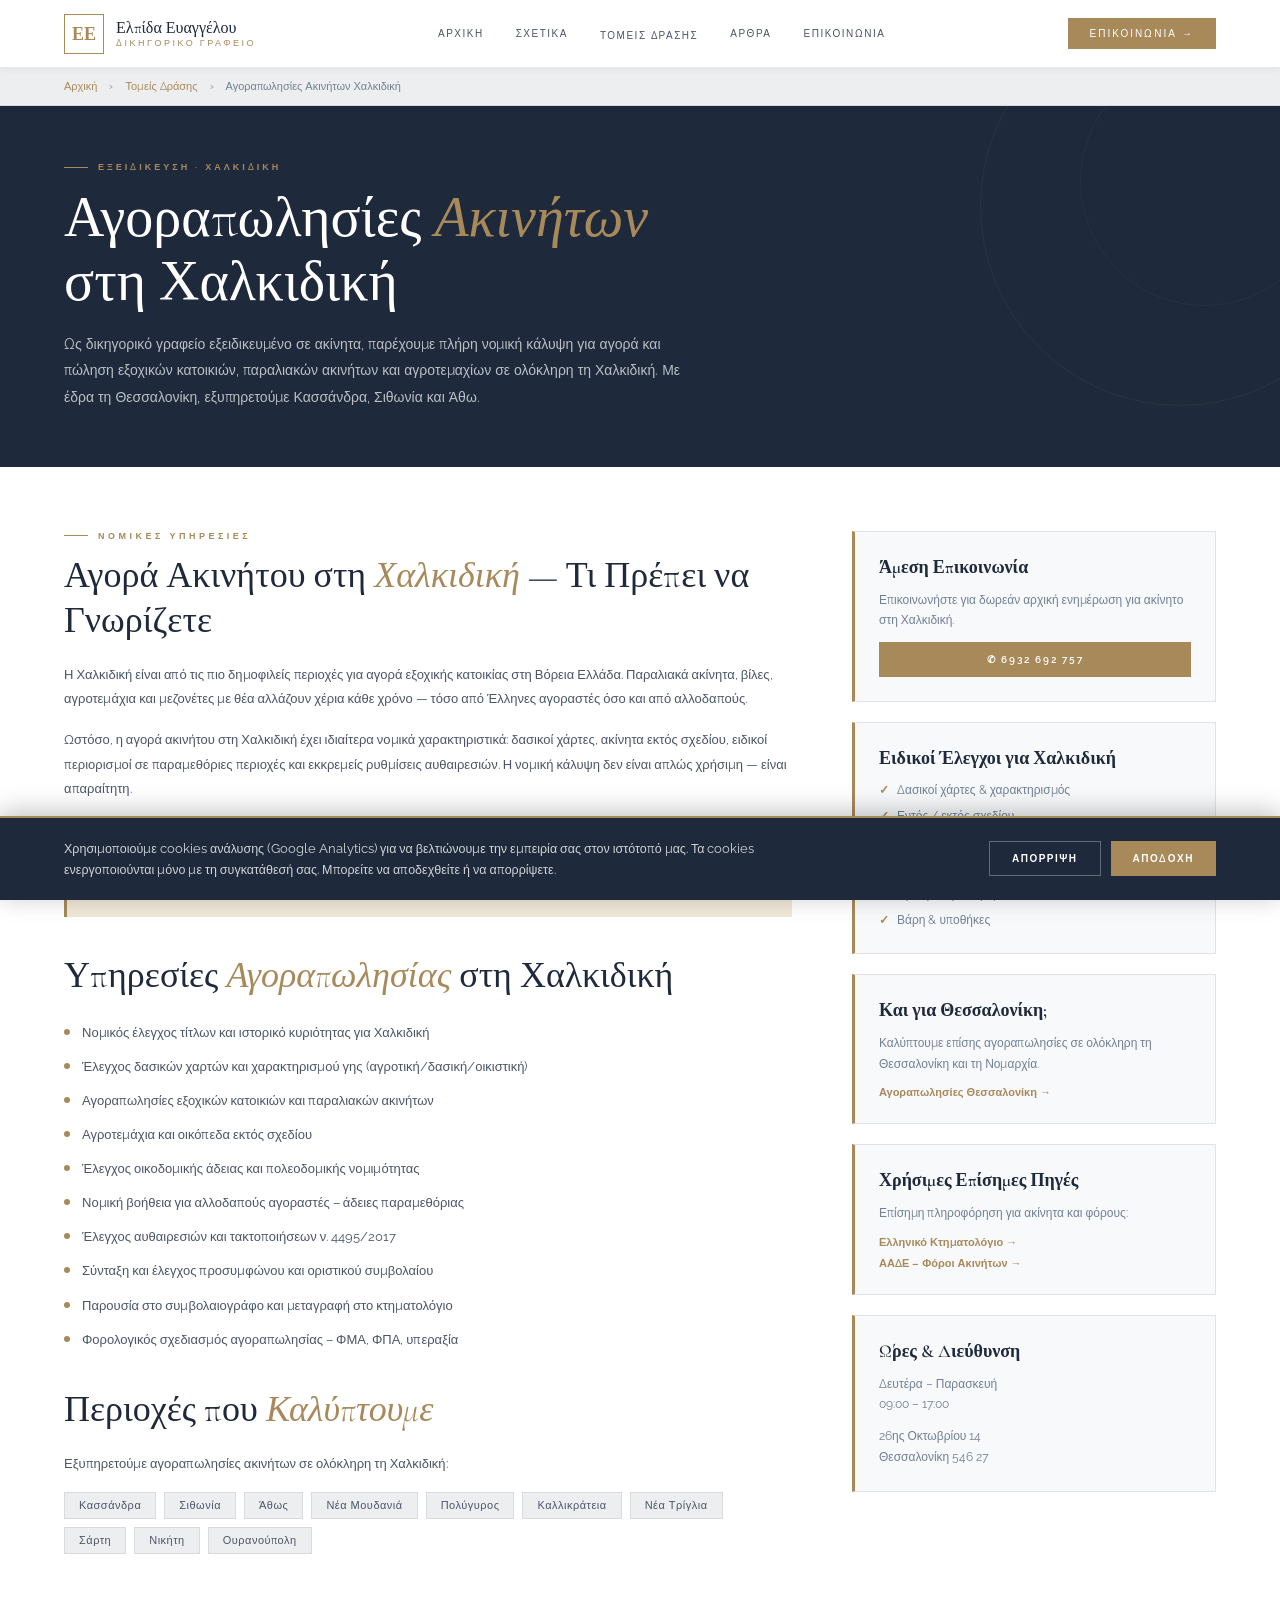
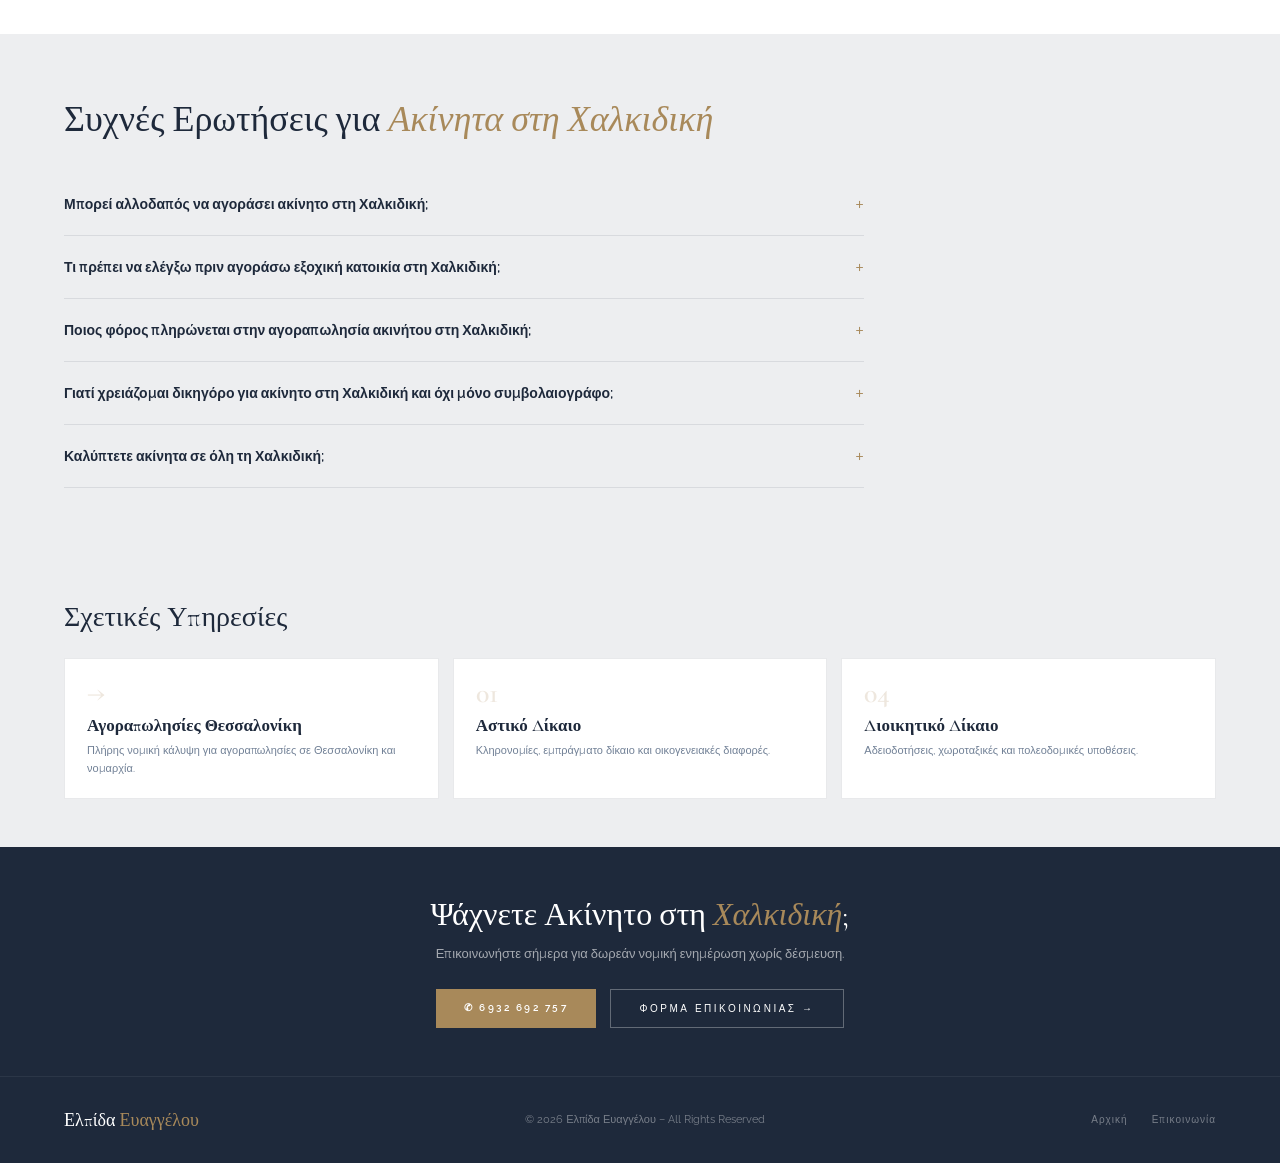
<file: agorapwlisies-akineton-xalkidiki/index.html>
<!DOCTYPE html>
<html lang="el">
<head>
<meta charset="UTF-8">
<meta name="viewport" content="width=device-width, initial-scale=1.0">
<!-- Cookie consent + Google Analytics (loads only after consent) -->
<script src="/consent.js" defer></script>
<title>Δικηγόρος Ακινήτων Χαλκιδική | Αγοραπωλησίες – Ελπίδα Ευαγγέλου</title>
<meta name="description" content="Δικηγόρος ακινήτων Χαλκιδική για ασφαλείς αγοραπωλησίες: εξοχικές & παραλιακές κατοικίες, αγροτεμάχια, νομικός έλεγχος τίτλων & συμβόλαια. Καλέστε: 6932 692 757.">
<meta name="keywords" content="αγοραπωλησία ακινήτου Χαλκιδική, δικηγόρος ακίνητα Χαλκιδική, αγορά εξοχικής κατοικίας Χαλκιδική, παραλιακό ακίνητο Χαλκιδική, νομικός έλεγχος Χαλκιδική, αγορά σπιτιού Κασσάνδρα Σιθωνία">
<link rel="canonical" href="https://www.evangeloulaw.gr/agorapwlisies-akineton-xalkidiki">
<!-- Open Graph / social preview -->
<meta property="og:type" content="website">
<meta property="og:locale" content="el_GR">
<meta property="og:site_name" content="Δικηγορικό Γραφείο Ελπίδα Ευαγγέλου">
<meta property="og:title" content="Δικηγόρος Ακινήτων Χαλκιδική | Αγοραπωλησίες – Ελπίδα Ευαγγέλου">
<meta property="og:description" content="Δικηγόρος ακινήτων Χαλκιδική για ασφαλείς αγοραπωλησίες: εξοχικές & παραλιακές κατοικίες, αγροτεμάχια, νομικός έλεγχος τίτλων & συμβόλαια. Καλέστε: 6932 692 757.">
<meta property="og:url" content="https://www.evangeloulaw.gr/agorapwlisies-akineton-xalkidiki">
<meta name="twitter:card" content="summary">
<meta name="twitter:title" content="Δικηγόρος Ακινήτων Χαλκιδική | Αγοραπωλησίες – Ελπίδα Ευαγγέλου">
<meta name="twitter:description" content="Δικηγόρος ακινήτων Χαλκιδική για ασφαλείς αγοραπωλησίες: εξοχικές & παραλιακές κατοικίες, αγροτεμάχια, νομικός έλεγχος τίτλων & συμβόλαια. Καλέστε: 6932 692 757.">
<link rel="icon" type="image/svg+xml" href="/favicon.svg">
<link rel="apple-touch-icon" href="/favicon.svg">
<link href="https://fonts.googleapis.com/css2?family=Cormorant+Garamond:ital,wght@0,300;0,400;0,600;1,300;1,400&family=Raleway:wght@300;400;500;600&display=swap" rel="stylesheet">

<!-- Schema.org: LegalService -->
<script type="application/ld+json">
{
  "@context": "https://schema.org",
  "@type": "LegalService",
  "name": "Αγοραπωλησίες Ακινήτων Χαλκιδική – Δικηγορικό Γραφείο Ελπίδα Ευαγγέλου",
  "description": "Εξειδικευμένες νομικές υπηρεσίες αγοραπωλησιών ακινήτων στη Χαλκιδική. Εξοχικές κατοικίες, παραλιακά ακίνητα, αγροτεμάχια. Νομικός έλεγχος και συμβόλαια.",
  "url": "https://www.evangeloulaw.gr/agorapwlisies-akineton-xalkidiki",
  "telephone": "+306932692757",
  "email": "elpidaev63@gmail.com",
  "address": {
    "@type": "PostalAddress",
    "streetAddress": "26ης Οκτωβρίου 14",
    "addressLocality": "Θεσσαλονίκη",
    "postalCode": "546 27",
    "addressCountry": "GR"
  },
  "areaServed": ["Χαλκιδική", "Κασσάνδρα", "Σιθωνία", "Άθως"],
  "serviceType": "Αγοραπωλησίες Ακινήτων Χαλκιδική",
  "priceRange": "€€",
  "openingHours": "Mo-Fr 09:00-17:00"
}
</script>

<!-- Schema.org: FAQPage -->
<script type="application/ld+json">
{
  "@context": "https://schema.org",
  "@type": "FAQPage",
  "mainEntity": [
    {
      "@type": "Question",
      "name": "Μπορεί αλλοδαπός να αγοράσει ακίνητο στη Χαλκιδική;",
      "acceptedAnswer": {
        "@type": "Answer",
        "text": "Ναι, πολίτες της ΕΕ μπορούν να αγοράσουν ακίνητο στη Χαλκιδική χωρίς ειδικές άδειες. Πολίτες εκτός ΕΕ χρειάζονται άδεια από το Υπουργείο Εθνικής Άμυνας για ακίνητα σε παραμεθόριες περιοχές. Αναλαμβάνουμε όλη τη διαδικασία."
      }
    },
    {
      "@type": "Question",
      "name": "Τι πρέπει να ελέγξω πριν αγοράσω εξοχική κατοικία στη Χαλκιδική;",
      "acceptedAnswer": {
        "@type": "Answer",
        "text": "Κρίσιμοι έλεγχοι για Χαλκιδική: νόμιμη οικοδομική άδεια, εντός ή εκτός σχεδίου, τυχόν αυθαιρεσίες ή τακτοποιήσεις, έλεγχος δασικών χαρτών (σημαντικό σε Χαλκιδική), πρόσβαση σε δρόμο και κοινόχρηστα, βάρη και υποθήκες."
      }
    },
    {
      "@type": "Question",
      "name": "Ποιος φόρος πληρώνεται στην αγοραπωλησία ακινήτου στη Χαλκιδική;",
      "acceptedAnswer": {
        "@type": "Answer",
        "text": "Ο αγοραστής καταβάλλει Φόρο Μεταβίβασης Ακινήτων (ΦΜΑ) 3% επί της αντικειμενικής αξίας. Για νεόδμητα ακίνητα με άδεια μετά το 2006 εφαρμόζεται ΦΠΑ 24%. Ο πωλητής καταβάλλει φόρο υπεραξίας εάν προκύπτει κέρδος."
      }
    },
    {
      "@type": "Question",
      "name": "Γιατί χρειάζομαι δικηγόρο για ακίνητο στη Χαλκιδική και όχι μόνο συμβολαιογράφο;",
      "acceptedAnswer": {
        "@type": "Answer",
        "text": "Ο συμβολαιογράφος συντάσσει το συμβόλαιο αλλά δεν εκπροσωπεί κανέναν από τους δύο. Ο δικηγόρος αναλαμβάνει αποκλειστικά τα συμφέροντά σας: ελέγχει τον τίτλο, διαπραγματεύεται όρους, προστατεύει τον αρραβώνα και σας συμβουλεύει για τυχόν προβλήματα νομιμότητας."
      }
    },
    {
      "@type": "Question",
      "name": "Καλύπτετε ακίνητα σε όλη τη Χαλκιδική;",
      "acceptedAnswer": {
        "@type": "Answer",
        "text": "Ναι, καλύπτουμε αγοραπωλησίες σε ολόκληρη τη Χαλκιδική: Κασσάνδρα, Σιθωνία, Άθως, Πολύγυρος, Νέα Μουδανιά, Καλλικράτεια και παρακείμενες περιοχές."
      }
    }
  ]
}
</script>

<!-- Schema.org: BreadcrumbList -->
<script type="application/ld+json">
{
  "@context": "https://schema.org",
  "@type": "BreadcrumbList",
  "itemListElement": [
    { "@type": "ListItem", "position": 1, "name": "Αρχική", "item": "https://www.evangeloulaw.gr" },
    { "@type": "ListItem", "position": 2, "name": "Τομείς Δράσης", "item": "https://www.evangeloulaw.gr/#practice" },
    { "@type": "ListItem", "position": 3, "name": "Αγοραπωλησίες Ακινήτων Χαλκιδική", "item": "https://www.evangeloulaw.gr/agorapwlisies-akineton-xalkidiki" }
  ]
}
</script>

<style>
  *, *::before, *::after { margin: 0; padding: 0; box-sizing: border-box; }
  :root {
    --bg: #F8F9FA; --bg-section: #EDEEF0; --navy: #1E293B; --navy-mid: #2E3F55;
    --muted-gold: #A8895A; --muted-gold-light: #C4A97A; --muted-gold-pale: #F0E8D8;
    --text-body: #4A5568; --text-muted: #718096; --border: rgba(30,41,59,0.1);
    --border-gold: rgba(168,137,90,0.3); --white: #FFFFFF;
  }
  body { font-family: 'Raleway', sans-serif; background: var(--bg); color: var(--navy); overflow-x: hidden; }
  nav {
    position: sticky; top: 0; z-index: 1000; background: var(--white);
    border-bottom: 1px solid var(--border); display: flex; align-items: center;
    justify-content: space-between; padding: 0 5vw; height: 68px;
    box-shadow: 0 1px 8px rgba(30,41,59,0.06);
  }
  .logo { display: flex; align-items: center; gap: 12px; text-decoration: none; }
  .logo-icon { width: 40px; height: 40px; border: 1.5px solid var(--muted-gold); display: flex; align-items: center; justify-content: center; font-family: 'Cormorant Garamond', serif; font-size: 18px; color: var(--muted-gold); font-weight: 600; }
  .logo-text { font-family: 'Cormorant Garamond', serif; font-size: 16px; color: var(--navy); line-height: 1.2; font-weight: 400; }
  .logo-text span { display: block; font-size: 9px; letter-spacing: 2.5px; color: var(--muted-gold); font-family: 'Raleway', sans-serif; font-weight: 500; text-transform: uppercase; }
  .nav-links { display: flex; align-items: center; gap: 32px; }
  .nav-links a { color: var(--text-body); text-decoration: none; font-size: 10px; letter-spacing: 1.5px; text-transform: uppercase; font-weight: 500; transition: color 0.2s; }
  .nav-links a:hover { color: var(--muted-gold); }
  .nav-cta { background: var(--muted-gold); color: var(--white); padding: 10px 22px; font-size: 10px; letter-spacing: 2px; text-transform: uppercase; font-family: 'Raleway', sans-serif; font-weight: 500; border: none; cursor: pointer; transition: all 0.2s; text-decoration: none; }
  .nav-cta:hover { background: var(--navy-mid); }

  .breadcrumb { background: var(--bg-section); padding: 12px 5vw; border-bottom: 1px solid var(--border); font-size: 11px; color: var(--text-muted); display: flex; gap: 6px; align-items: center; flex-wrap: wrap; justify-content: flex-start; height: auto; position: relative; z-index: 1; }
  .breadcrumb a { color: var(--muted-gold); text-decoration: none; }
  .breadcrumb a:hover { text-decoration: underline; }
  .breadcrumb span { margin: 0 6px; }

  .page-hero { background: var(--navy); padding: 56px 5vw; position: relative; overflow: hidden; }
  .page-hero::before { content: ''; position: absolute; right: -100px; top: -100px; width: 400px; height: 400px; border: 1px solid rgba(168,137,90,0.1); border-radius: 50%; }
  .page-hero::after { content: ''; position: absolute; right: -50px; top: -50px; width: 250px; height: 250px; border: 1px solid rgba(168,137,90,0.08); border-radius: 50%; }
  .page-eyebrow { font-size: 9px; letter-spacing: 3px; color: var(--muted-gold); text-transform: uppercase; font-weight: 600; margin-bottom: 14px; display: flex; align-items: center; gap: 10px; }
  .page-eyebrow::before { content: ''; width: 24px; height: 1px; background: var(--muted-gold); }
  .page-hero h1 { font-family: 'Cormorant Garamond', serif; font-size: clamp(32px, 4.5vw, 56px); font-weight: 300; color: var(--white); line-height: 1.15; margin-bottom: 16px; }
  .page-hero h1 em { font-style: italic; color: var(--muted-gold); }
  .page-hero p { font-size: 14px; color: rgba(255,255,255,0.7); line-height: 1.9; max-width: 620px; }

  .content-section { padding: 64px 5vw; background: var(--white); }
  .content-grid { display: grid; grid-template-columns: 2fr 1fr; gap: 60px; align-items: start; }
  .section-label { font-size: 9px; letter-spacing: 3.5px; color: var(--muted-gold); text-transform: uppercase; font-weight: 600; margin-bottom: 12px; display: flex; align-items: center; gap: 10px; }
  .section-label::before { content: ''; width: 24px; height: 1px; background: var(--muted-gold); }
  .content-main h2 { font-family: 'Cormorant Garamond', serif; font-size: clamp(24px, 3vw, 36px); font-weight: 300; color: var(--navy); line-height: 1.25; margin-bottom: 20px; }
  .content-main h2 em { font-style: italic; color: var(--muted-gold); }
  .content-main p { font-size: 13px; color: var(--text-body); line-height: 1.9; margin-bottom: 16px; }
  .service-list { list-style: none; margin: 24px 0; display: flex; flex-direction: column; gap: 12px; }
  .service-list li { display: flex; align-items: flex-start; gap: 12px; font-size: 13px; color: var(--text-body); line-height: 1.7; }
  .service-list li::before { content: ''; flex-shrink: 0; width: 6px; height: 6px; background: var(--muted-gold); border-radius: 50%; margin-top: 7px; }

  .info-box { background: var(--muted-gold-pale); border-left: 3px solid var(--muted-gold); padding: 20px 22px; margin: 28px 0; }
  .info-box p { font-size: 13px; color: var(--navy); line-height: 1.8; margin: 0; }
  .info-box strong { color: var(--muted-gold); }

  .areas-chips { display: flex; flex-wrap: wrap; gap: 8px; margin: 16px 0; }
  .chip { background: var(--bg-section); border: 1px solid var(--border); padding: 6px 14px; font-size: 11px; color: var(--text-body); letter-spacing: 0.5px; }

  .faq-section { padding: 64px 5vw; background: var(--bg-section); }
  .faq-section h2 { font-family: 'Cormorant Garamond', serif; font-size: clamp(24px, 3vw, 36px); font-weight: 300; color: var(--navy); margin-bottom: 32px; }
  .faq-section h2 em { font-style: italic; color: var(--muted-gold); }
  .faq-list { display: flex; flex-direction: column; gap: 0; max-width: 800px; }
  .faq-item { border-bottom: 1px solid var(--border); }
  .faq-q { padding: 18px 0; font-size: 14px; font-weight: 600; color: var(--navy); cursor: pointer; display: flex; justify-content: space-between; align-items: center; gap: 16px; }
  .faq-q::after { content: '+'; font-size: 22px; color: var(--muted-gold); font-weight: 300; flex-shrink: 0; display: inline-block; transition: transform 0.35s cubic-bezier(0.4,0,0.2,1); }
  .faq-item.open .faq-q::after { transform: rotate(45deg); }
  .faq-q { transition: color 0.2s; }
  .faq-item.open .faq-q { color: var(--muted-gold); }
  .faq-a { max-height: 0; overflow: hidden; font-size: 13px; color: var(--text-body); line-height: 1.9; padding: 0; transition: max-height 0.45s cubic-bezier(0.4,0,0.2,1), padding 0.35s ease, opacity 0.35s ease; opacity: 0; }
  .faq-item.open .faq-a { max-height: 500px; padding: 0 0 18px; opacity: 1; }

  .sidebar { display: flex; flex-direction: column; gap: 20px; }
  .sidebar-card { background: var(--bg); border: 1px solid var(--border); border-left: 3px solid var(--muted-gold); padding: 24px; }
  .sidebar-card h4 { font-family: 'Cormorant Garamond', serif; font-size: 18px; color: var(--navy); margin-bottom: 12px; font-weight: 600; }
  .sidebar-card p { font-size: 12px; color: var(--text-muted); line-height: 1.7; margin-bottom: 12px; }
  .sidebar-card p:last-child { margin-bottom: 0; }
  .sidebar-phone { display: block; background: var(--muted-gold); color: var(--white); padding: 12px 20px; text-align: center; font-size: 10px; letter-spacing: 2px; text-transform: uppercase; font-weight: 600; text-decoration: none; font-family: 'Raleway', sans-serif; transition: background 0.2s; }
  .sidebar-phone:hover { background: var(--navy-mid); }
  .checklist { list-style: none; display: flex; flex-direction: column; gap: 8px; }
  .checklist li { font-size: 12px; color: var(--text-muted); display: flex; gap: 8px; line-height: 1.5; }
  .checklist li::before { content: '✓'; color: var(--muted-gold); font-weight: 700; flex-shrink: 0; }

  .related-section { background: var(--bg-section); padding: 48px 5vw; }
  .related-section h3 { font-family: 'Cormorant Garamond', serif; font-size: 28px; font-weight: 300; color: var(--navy); margin-bottom: 24px; }
  .areas-grid { display: grid; grid-template-columns: repeat(auto-fit, minmax(200px, 1fr)); gap: 14px; }
  .area-link { background: var(--white); border: 1px solid var(--border); padding: 20px 22px; text-decoration: none; transition: all 0.2s; display: block; }
  .area-link:hover { border-color: var(--muted-gold); box-shadow: 0 4px 16px rgba(30,41,59,0.08); }
  .area-link-num { font-family: 'Cormorant Garamond', serif; font-size: 28px; color: rgba(168,137,90,0.2); font-weight: 600; line-height: 1; margin-bottom: 8px; }
  .area-link h4 { font-family: 'Cormorant Garamond', serif; font-size: 17px; color: var(--navy); font-weight: 600; margin-bottom: 6px; }
  .area-link p { font-size: 11px; color: var(--text-muted); line-height: 1.6; }

  .cta-section { background: var(--navy); padding: 48px 5vw; text-align: center; }
  .cta-section h2 { font-family: 'Cormorant Garamond', serif; font-size: 32px; font-weight: 300; color: var(--white); margin-bottom: 12px; }
  .cta-section h2 em { font-style: italic; color: var(--muted-gold); }
  .cta-section p { font-size: 13px; color: rgba(255,255,255,0.6); margin-bottom: 28px; }
  .cta-buttons { display: flex; gap: 14px; justify-content: center; flex-wrap: wrap; }
  .btn-gold { background: var(--muted-gold); color: var(--white); padding: 13px 28px; font-size: 10px; letter-spacing: 2.5px; text-transform: uppercase; font-weight: 600; font-family: 'Raleway', sans-serif; transition: background 0.2s; text-decoration: none; display: inline-block; }
  .btn-gold:hover { background: var(--muted-gold-light); }
  .btn-white { background: transparent; color: var(--white); padding: 13px 28px; font-size: 10px; letter-spacing: 2.5px; text-transform: uppercase; font-weight: 500; border: 1.5px solid rgba(255,255,255,0.3); font-family: 'Raleway', sans-serif; transition: all 0.2s; text-decoration: none; display: inline-block; }
  .btn-white:hover { border-color: var(--muted-gold); color: var(--muted-gold); }

  footer { background: var(--navy); border-top: 1px solid rgba(255,255,255,0.06); padding: 32px 5vw; display: flex; align-items: center; justify-content: space-between; flex-wrap: wrap; gap: 16px; }
  .footer-logo { font-family: 'Cormorant Garamond', serif; font-size: 18px; color: var(--white); }
  .footer-logo span { color: var(--muted-gold); }
  .footer-copy { font-size: 11px; color: rgba(255,255,255,0.4); }
  .footer-links { display: flex; gap: 24px; }
  .footer-links a { font-size: 10px; color: rgba(255,255,255,0.4); text-decoration: none; letter-spacing: 1px; transition: color 0.2s; }
  .footer-links a:hover { color: var(--muted-gold); }

  @media (max-width: 768px) {
    .nav-links { display: none; } .nav-cta { display: none; } .hamburger { display: flex !important; }
    .content-grid { grid-template-columns: 1fr; }
    .areas-grid { grid-template-columns: 1fr 1fr; }
  }

  /* PAGE LOAD ANIMATION */
  @keyframes fadeSlideLeft {
    from { opacity: 0; transform: translateX(-56px); }
    to   { opacity: 1; transform: translateX(0); }
  }
  .breadcrumb      { animation: fadeSlideLeft 0.45s ease both; }
  .page-hero       { animation: fadeSlideLeft 0.55s ease 0.08s both; }
  .content-section { animation: fadeSlideLeft 0.65s ease 0.2s  both; }
  .faq-section     { animation: fadeSlideLeft 0.55s ease 0.1s  both; }
  .related-section { animation: fadeSlideLeft 0.5s  ease 0.08s both; }
  .cta-section     { animation: fadeSlideLeft 0.5s  ease 0.05s both; }
  footer           { animation: fadeSlideLeft 0.45s ease 0.05s both; }

.hamburger { display: none; flex-direction: column; justify-content: center; gap: 6px; width: 30px; height: 24px; background: none; border: none; cursor: pointer; padding: 0; }
.hamburger span { display: block; width: 100%; height: 2px; background: var(--navy); transition: transform 0.3s ease, opacity 0.3s ease; }
.hamburger.open span:nth-child(1) { transform: translateY(8px) rotate(45deg); }
.hamburger.open span:nth-child(2) { opacity: 0; }
.hamburger.open span:nth-child(3) { transform: translateY(-8px) rotate(-45deg); }
.mobile-menu {
  position: fixed; inset: 0; background: var(--navy); z-index: 3000;
  display: flex; flex-direction: column; align-items: center; justify-content: center; gap: 28px;
  clip-path: circle(0px at calc(100% - 38px) 34px);
  transition: clip-path 0.6s cubic-bezier(0.65,0,0.35,1);
  visibility: hidden;
}
.mobile-menu.open { visibility: visible; clip-path: circle(150% at calc(100% - 38px) 34px); }
.mobile-menu > a {
  color: var(--white); text-decoration: none; font-family: 'Cormorant Garamond', serif;
  font-size: 26px; font-weight: 300; letter-spacing: 0.4px;
  opacity: 0; transform: translateY(16px); transition: opacity 0.4s ease, transform 0.4s ease;
}
.mobile-menu.open > a { opacity: 1; transform: translateY(0); }
.mobile-menu.open > a:nth-child(1) { transition-delay: .12s; }
.mobile-menu.open > a:nth-child(2) { transition-delay: .17s; }
.mobile-menu.open > a:nth-child(3) { transition-delay: .22s; }
.mobile-menu.open > a:nth-child(4) { transition-delay: .27s; }
.mobile-menu.open > a:nth-child(5) { transition-delay: .32s; }
.mobile-menu > a:last-of-type {
  margin-top: 8px; background: var(--muted-gold); color: var(--white);
  padding: 14px 36px; font-family: 'Raleway', sans-serif; font-size: 11px;
  letter-spacing: 2.5px; text-transform: uppercase; font-weight: 600;
}
.menu-close { position: absolute; top: 14px; right: 20px; width: 44px; height: 44px; background: none; border: none; cursor: pointer; z-index: 5; }
.menu-close::before, .menu-close::after { content: ''; position: absolute; left: 9px; top: 21px; width: 26px; height: 2px; background: var(--white); }
.menu-close::before { transform: rotate(45deg); }
.menu-close::after { transform: rotate(-45deg); }
@media (min-width: 769px) { .hamburger, .mobile-menu { display: none !important; } }
.nav-dropdown { position: relative; }
.nav-dropdown > .dropdown-panel { position: absolute; top: 100%; left: 0; min-width: 250px; background: #FFFFFF; border: 1px solid rgba(30,41,59,0.1); box-shadow: 0 12px 34px rgba(30,41,59,0.14); padding: 8px; display: flex; flex-direction: column; opacity: 0; visibility: hidden; transform: translateY(8px); transition: opacity 0.22s ease, transform 0.22s ease; z-index: 1200; }
.nav-dropdown:hover > .dropdown-panel { opacity: 1; visibility: visible; transform: translateY(0); }
.nav-dropdown .dropdown-panel a { padding: 10px 14px; font-size: 11px; letter-spacing: 0.5px; text-transform: none; color: #4A5568; white-space: nowrap; font-weight: 500; transition: background 0.15s ease, color 0.15s ease; }
.nav-dropdown .dropdown-panel a:hover { background: #EDEEF0; color: #A8895A; }
.mm-group { display: flex; flex-direction: column; align-items: center; opacity: 0; transform: translateY(16px); transition: opacity 0.4s ease, transform 0.4s ease; transition-delay: .22s; }
.mobile-menu.open .mm-group { opacity: 1; transform: translateY(0); }
.mm-toggle { background: none; border: none; cursor: pointer; color: #fff; font-family: 'Cormorant Garamond', serif; font-size: 26px; font-weight: 300; letter-spacing: 0.4px; display: inline-flex; align-items: center; gap: 8px; }
.mm-toggle::after { content: '\25BE'; font-size: 15px; transition: transform 0.3s ease; }
.mm-group.open .mm-toggle::after { transform: rotate(180deg); }
.mm-sub { display: flex; flex-direction: column; align-items: center; gap: 14px; max-height: 0; overflow: hidden; opacity: 0; margin-top: 0; transition: max-height 0.4s ease, opacity 0.3s ease, margin-top 0.4s ease; }
.mm-group.open .mm-sub { max-height: 420px; opacity: 1; margin-top: 18px; }
.mm-sub a { color: rgba(255,255,255,0.72); text-decoration: none; font-family: 'Raleway', sans-serif; font-size: 14px; font-weight: 400; letter-spacing: 0.3px; }
.mm-sub a:hover { color: #fff; }
</style>
</head>
<body>
<a href="#main-content" class="skip-link" style="position:absolute;left:-9999px;top:0;z-index:9999;background:#1E293B;color:#fff;padding:10px 16px;" onfocus="this.style.left='0'" onblur="this.style.left='-9999px'">Μετάβαση στο περιεχόμενο</a>

<!-- NAV -->
<nav>
  <a href="/" class="logo">
    <div class="logo-icon">ΕΕ</div>
    <div class="logo-text">Ελπίδα Ευαγγέλου<span>Δικηγορικό Γραφείο</span></div>
  </a>
  <div class="nav-links">
    <a href="/">Αρχική</a>
    <a href="/#about">Σχετικά</a>
    <div class="nav-dropdown"><a href="/#practice">Τομείς Δράσης</a><div class="dropdown-panel"><a href="/agorapwlisies-akineton-thessaloniki">Αγοραπωλησίες Ακινήτων Θεσσαλονίκη</a><a href="/agorapwlisies-akineton-xalkidiki">Αγοραπωλησίες Ακινήτων Χαλκιδική</a><a href="/astiko-dikaio-thessaloniki">Αστικό Δίκαιο</a><a href="/poiniko-dikaio-thessaloniki">Ποινικό Δίκαιο</a><a href="/emporiko-dikaio-thessaloniki">Εμπορικό Δίκαιο</a><a href="/dioikitiko-dikaio-thessaloniki">Διοικητικό Δίκαιο</a></div></div>
    <a href="/arthra">Άρθρα</a>
    <a href="/epikoinonia">Επικοινωνία</a>
  </div>
  <a href="/epikoinonia" class="nav-cta">Επικοινωνία &rarr;</a>
  <button class="hamburger" onclick="toggleMobileMenu()" aria-label="Μενού" aria-expanded="false"><span></span><span></span><span></span></button>
</nav>
<div class="mobile-menu" id="mobileMenu">
    <a href="/">Αρχική</a>
    <a href="/#about">Σχετικά</a>
    <div class="mm-group"><button class="mm-toggle" onclick="this.parentElement.classList.toggle('open')">Τομείς Δράσης</button><div class="mm-sub"><a href="/agorapwlisies-akineton-thessaloniki">Αγοραπωλησίες Θεσσαλονίκη</a><a href="/agorapwlisies-akineton-xalkidiki">Αγοραπωλησίες Χαλκιδική</a><a href="/astiko-dikaio-thessaloniki">Αστικό Δίκαιο</a><a href="/poiniko-dikaio-thessaloniki">Ποινικό Δίκαιο</a><a href="/emporiko-dikaio-thessaloniki">Εμπορικό Δίκαιο</a><a href="/dioikitiko-dikaio-thessaloniki">Διοικητικό Δίκαιο</a></div></div>
    <a href="/arthra">Άρθρα</a>
    <a href="/epikoinonia">Επικοινωνία</a>
  <button class="menu-close" onclick="closeMobileMenu()" aria-label="Κλείσιμο"></button></div>


<!-- BREADCRUMB -->
<nav class="breadcrumb" aria-label="breadcrumb">
  <a href="/">Αρχική</a>
  <span>›</span>
  <a href="/#practice">Τομείς Δράσης</a>
  <span>›</span>
  Αγοραπωλησίες Ακινήτων Χαλκιδική
</nav>

<!-- HERO -->
<main id="main-content">
<section class="page-hero">
  <div class="page-eyebrow">Εξειδίκευση · Χαλκιδική</div>
  <h1>Αγοραπωλησίες <em>Ακινήτων</em><br>στη Χαλκιδική</h1>
  <p>Ως δικηγορικό γραφείο εξειδικευμένο σε ακίνητα, παρέχουμε πλήρη νομική κάλυψη για αγορά και πώληση εξοχικών κατοικιών, παραλιακών ακινήτων και αγροτεμαχίων σε ολόκληρη τη Χαλκιδική. Με έδρα τη Θεσσαλονίκη, εξυπηρετούμε Κασσάνδρα, Σιθωνία και Άθω.</p>
</section>

<!-- CONTENT -->
<section class="content-section">
  <div class="content-grid">
    <div class="content-main">

      <div class="section-label">Νομικές Υπηρεσίες</div>
      <h2>Αγορά Ακινήτου στη <em>Χαλκιδική</em> — Τι Πρέπει να Γνωρίζετε</h2>
      <p>Η Χαλκιδική είναι από τις πιο δημοφιλείς περιοχές για αγορά εξοχικής κατοικίας στη Βόρεια Ελλάδα. Παραλιακά ακίνητα, βίλες, αγροτεμάχια και μεζονέτες με θέα αλλάζουν χέρια κάθε χρόνο — τόσο από Έλληνες αγοραστές όσο και από αλλοδαπούς.</p>
      <p>Ωστόσο, η αγορά ακινήτου στη Χαλκιδική έχει ιδιαίτερα νομικά χαρακτηριστικά: δασικοί χάρτες, ακίνητα εκτός σχεδίου, ειδικοί περιορισμοί σε παραμεθόριες περιοχές και εκκρεμείς ρυθμίσεις αυθαιρεσιών. Η νομική κάλυψη δεν είναι απλώς χρήσιμη — είναι απαραίτητη.</p>

      <div class="info-box">
        <p><strong>Σημαντικό για αλλοδαπούς αγοραστές:</strong> Πολίτες εκτός ΕΕ που επιθυμούν να αγοράσουν ακίνητο σε παραμεθόριες περιοχές της Χαλκιδικής χρειάζονται ειδική άδεια. <strong style="color:var(--muted-gold);">Αναλαμβάνουμε πλήρως τη διαδικασία.</strong></p>
      </div>

      <h2 style="margin-top:36px;">Υπηρεσίες <em>Αγοραπωλησίας</em> στη Χαλκιδική</h2>
      <ul class="service-list">
        <li>Νομικός έλεγχος τίτλων και ιστορικό κυριότητας για Χαλκιδική</li>
        <li>Έλεγχος δασικών χαρτών και χαρακτηρισμού γης (αγροτική/δασική/οικιστική)</li>
        <li>Αγοραπωλησίες εξοχικών κατοικιών και παραλιακών ακινήτων</li>
        <li>Αγροτεμάχια και οικόπεδα εκτός σχεδίου</li>
        <li>Έλεγχος οικοδομικής άδειας και πολεοδομικής νομιμότητας</li>
        <li>Νομική βοήθεια για αλλοδαπούς αγοραστές – άδειες παραμεθόριας</li>
        <li>Έλεγχος αυθαιρεσιών και τακτοποιήσεων ν. 4495/2017</li>
        <li>Σύνταξη και έλεγχος προσυμφώνου και οριστικού συμβολαίου</li>
        <li>Παρουσία στο συμβολαιογράφο και μεταγραφή στο κτηματολόγιο</li>
        <li>Φορολογικός σχεδιασμός αγοραπωλησίας – ΦΜΑ, ΦΠΑ, υπεραξία</li>
      </ul>

      <h2 style="margin-top:36px;">Περιοχές που <em>Καλύπτουμε</em></h2>
      <p>Εξυπηρετούμε αγοραπωλησίες ακινήτων σε ολόκληρη τη Χαλκιδική:</p>
      <div class="areas-chips">
        <span class="chip">Κασσάνδρα</span>
        <span class="chip">Σιθωνία</span>
        <span class="chip">Άθως</span>
        <span class="chip">Νέα Μουδανιά</span>
        <span class="chip">Πολύγυρος</span>
        <span class="chip">Καλλικράτεια</span>
        <span class="chip">Νέα Τρίγλια</span>
        <span class="chip">Σάρτη</span>
        <span class="chip">Νικήτη</span>
        <span class="chip">Ουρανούπολη</span>
      </div>

    </div>

    <aside class="sidebar">
      <div class="sidebar-card">
        <h4>Άμεση Επικοινωνία</h4>
        <p>Επικοινωνήστε για δωρεάν αρχική ενημέρωση για ακίνητο στη Χαλκιδική.</p>
        <a href="tel:+306932692757" class="sidebar-phone">&#9990; 6932 692 757</a>
      </div>
      <div class="sidebar-card">
        <h4>Ειδικοί Έλεγχοι για Χαλκιδική</h4>
        <ul class="checklist">
          <li>Δασικοί χάρτες &amp; χαρακτηρισμός</li>
          <li>Εντός / εκτός σχεδίου</li>
          <li>Αυθαιρεσίες &amp; τακτοποιήσεις</li>
          <li>Άδεια παραμεθόριας (αλλοδαποί)</li>
          <li>Πρόσβαση σε δρόμο &amp; δίκτυα</li>
          <li>Βάρη &amp; υποθήκες</li>
        </ul>
      </div>
      <div class="sidebar-card">
        <h4>Και για Θεσσαλονίκη;</h4>
        <p>Καλύπτουμε επίσης αγοραπωλησίες σε ολόκληρη τη Θεσσαλονίκη και τη Νομαρχία.</p>
        <a href="/agorapwlisies-akineton-thessaloniki" style="display:block;margin-top:10px;font-size:11px;color:var(--muted-gold);text-decoration:none;font-weight:600;">Αγοραπωλησίες Θεσσαλονίκη →</a>
      </div>
      <div class="sidebar-card">
        <h4>Χρήσιμες Επίσημες Πηγές</h4>
        <p>Επίσημη πληροφόρηση για ακίνητα και φόρους:</p>
        <a href="https://www.ktimatologio.gr" target="_blank" rel="noopener" style="display:block;margin-top:8px;font-size:11px;color:var(--muted-gold);text-decoration:none;font-weight:600;">Ελληνικό Κτηματολόγιο →</a>
        <a href="https://www.aade.gr" target="_blank" rel="noopener" style="display:block;margin-top:8px;font-size:11px;color:var(--muted-gold);text-decoration:none;font-weight:600;">ΑΑΔΕ – Φόροι Ακινήτων →</a>
      </div>
      <div class="sidebar-card">
        <h4>Ώρες &amp; Διεύθυνση</h4>
        <p>Δευτέρα – Παρασκευή<br>09:00 – 17:00</p>
        <p style="margin-top:8px;">26ης Οκτωβρίου 14<br>Θεσσαλονίκη 546 27</p>
      </div>
    </aside>
  </div>
</section>

<!-- FAQ -->
<section class="faq-section">
  <h2>Συχνές Ερωτήσεις για <em>Ακίνητα στη Χαλκιδική</em></h2>
  <div class="faq-list">
    <div class="faq-item">
      <div class="faq-q">Μπορεί αλλοδαπός να αγοράσει ακίνητο στη Χαλκιδική;</div>
      <div class="faq-a">Ναι, πολίτες της ΕΕ μπορούν να αγοράσουν ακίνητο στη Χαλκιδική χωρίς ειδικές άδειες. Πολίτες εκτός ΕΕ χρειάζονται άδεια από το Υπουργείο Εθνικής Άμυνας για ακίνητα σε παραμεθόριες περιοχές. Αναλαμβάνουμε όλη τη διαδικασία.</div>
    </div>
    <div class="faq-item">
      <div class="faq-q">Τι πρέπει να ελέγξω πριν αγοράσω εξοχική κατοικία στη Χαλκιδική;</div>
      <div class="faq-a">Κρίσιμοι έλεγχοι για Χαλκιδική: νόμιμη οικοδομική άδεια, εντός ή εκτός σχεδίου, τυχόν αυθαιρεσίες ή τακτοποιήσεις, έλεγχος δασικών χαρτών (σημαντικό σε Χαλκιδική), πρόσβαση σε δρόμο και κοινόχρηστα, βάρη και υποθήκες.</div>
    </div>
    <div class="faq-item">
      <div class="faq-q">Ποιος φόρος πληρώνεται στην αγοραπωλησία ακινήτου στη Χαλκιδική;</div>
      <div class="faq-a">Ο αγοραστής καταβάλλει Φόρο Μεταβίβασης Ακινήτων (ΦΜΑ) 3% επί της αντικειμενικής αξίας. Για νεόδμητα ακίνητα με άδεια μετά το 2006 εφαρμόζεται ΦΠΑ 24%. Ο πωλητής καταβάλλει φόρο υπεραξίας εάν προκύπτει κέρδος.</div>
    </div>
    <div class="faq-item">
      <div class="faq-q">Γιατί χρειάζομαι δικηγόρο για ακίνητο στη Χαλκιδική και όχι μόνο συμβολαιογράφο;</div>
      <div class="faq-a">Ο συμβολαιογράφος συντάσσει το συμβόλαιο αλλά δεν εκπροσωπεί κανέναν. Ο δικηγόρος αναλαμβάνει αποκλειστικά τα συμφέροντά σας: ελέγχει τον τίτλο, διαπραγματεύεται όρους, προστατεύει τον αρραβώνα και σας συμβουλεύει για τυχόν προβλήματα νομιμότητας.</div>
    </div>
    <div class="faq-item">
      <div class="faq-q">Καλύπτετε ακίνητα σε όλη τη Χαλκιδική;</div>
      <div class="faq-a">Ναι, καλύπτουμε αγοραπωλησίες σε ολόκληρη τη Χαλκιδική: Κασσάνδρα, Σιθωνία, Άθως, Πολύγυρος, Νέα Μουδανιά, Καλλικράτεια και παρακείμενες περιοχές.</div>
    </div>
  </div>
</section>

<!-- RELATED -->
<section class="related-section">
  <h3>Σχετικές Υπηρεσίες</h3>
  <div class="areas-grid">
    <a href="/agorapwlisies-akineton-thessaloniki" class="area-link">
      <div class="area-link-num">→</div>
      <h4>Αγοραπωλησίες Θεσσαλονίκη</h4>
      <p>Πλήρης νομική κάλυψη για αγοραπωλησίες σε Θεσσαλονίκη και νομαρχία.</p>
    </a>
    <a href="/astiko-dikaio-thessaloniki" class="area-link">
      <div class="area-link-num">01</div>
      <h4>Αστικό Δίκαιο</h4>
      <p>Κληρονομίες, εμπράγματο δίκαιο και οικογενειακές διαφορές.</p>
    </a>
    <a href="/dioikitiko-dikaio-thessaloniki" class="area-link">
      <div class="area-link-num">04</div>
      <h4>Διοικητικό Δίκαιο</h4>
      <p>Αδειοδοτήσεις, χωροταξικές και πολεοδομικές υποθέσεις.</p>
    </a>
  </div>
</section>

<!-- CTA -->
<section class="cta-section">
  <h2>Ψάχνετε Ακίνητο στη <em>Χαλκιδική</em>;</h2>
  <p>Επικοινωνήστε σήμερα για δωρεάν νομική ενημέρωση χωρίς δέσμευση.</p>
  <div class="cta-buttons">
    <a href="tel:+306932692757" class="btn-gold">&#9990; 6932 692 757</a>
    <a href="/epikoinonia" class="btn-white">Φόρμα Επικοινωνίας &rarr;</a>
  </div>
</section>

</main>
<footer>
  <div class="footer-logo">Ελπίδα <span>Ευαγγέλου</span></div>
  <div class="footer-copy">&copy; 2026 Ελπίδα Ευαγγέλου &ndash; All Rights Reserved</div>
  <div class="footer-links">
    <a href="/">Αρχική</a>
    <a href="/epikoinonia">Επικοινωνία</a>
  </div>
</footer>

<script>
  document.querySelectorAll('.faq-q').forEach(q => {
    q.addEventListener('click', () => {
      const item = q.parentElement;
      const wasOpen = item.classList.contains('open');
      document.querySelectorAll('.faq-item').forEach(i => i.classList.remove('open'));
      if (!wasOpen) item.classList.add('open');
    });
  });
</script>
<script>
function openMobileMenu(){
  document.querySelector('nav').classList.add('menu-open');
  document.querySelector('.hamburger').classList.add('open');
  document.querySelector('.mobile-menu').classList.add('open');
  document.body.style.overflow = 'hidden';
}
function closeMobileMenu(){
  document.querySelector('nav').classList.remove('menu-open');
  document.querySelector('.hamburger').classList.remove('open');
  document.querySelector('.mobile-menu').classList.remove('open');
  document.body.style.overflow = '';
}
function toggleMobileMenu(){
  document.querySelector('.mobile-menu').classList.contains('open') ? closeMobileMenu() : openMobileMenu();
}
document.addEventListener('keydown', function(e){ if (e.key === 'Escape') closeMobileMenu(); });
document.querySelectorAll('.mobile-menu > a').forEach(function(a){ a.addEventListener('click', closeMobileMenu); });
document.querySelector('.mobile-menu').addEventListener('click', function(e){ if (e.target.classList.contains('mobile-menu')) closeMobileMenu(); });
</script>
</body>
</html>
</file>
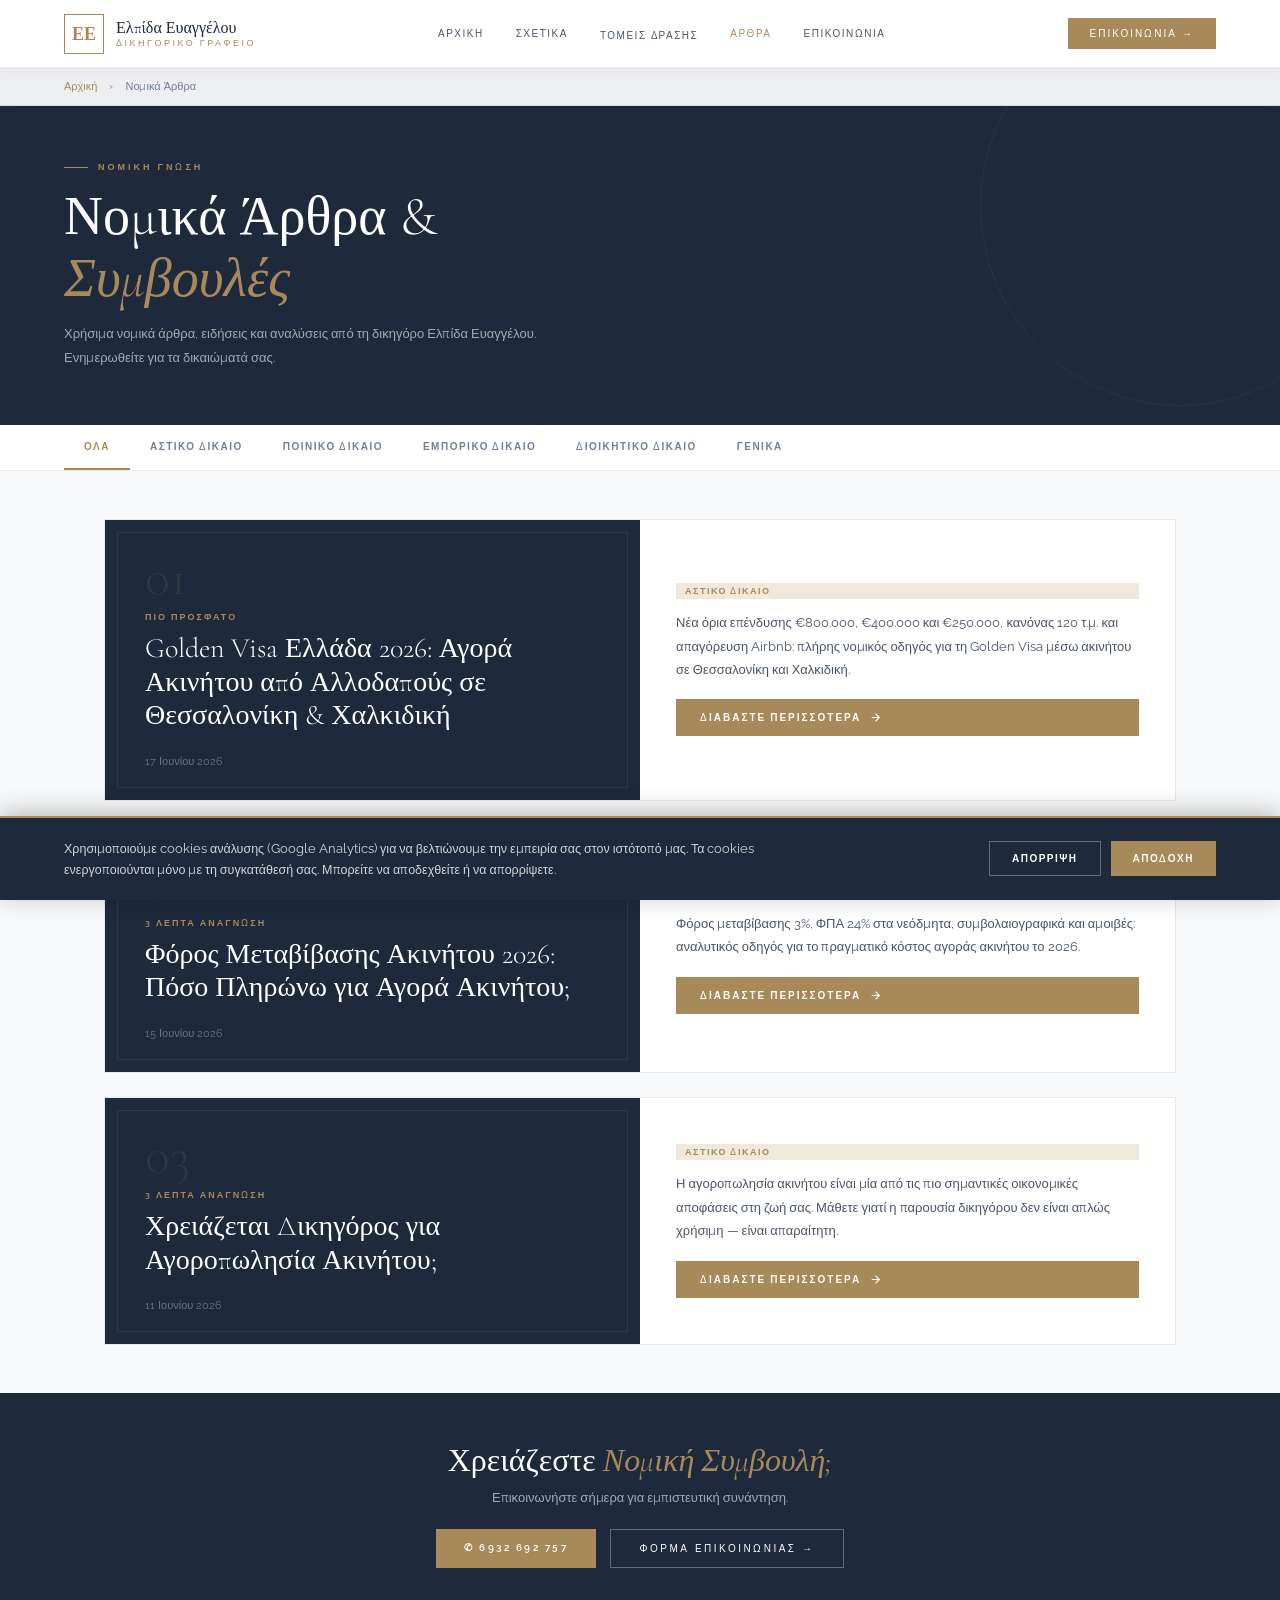
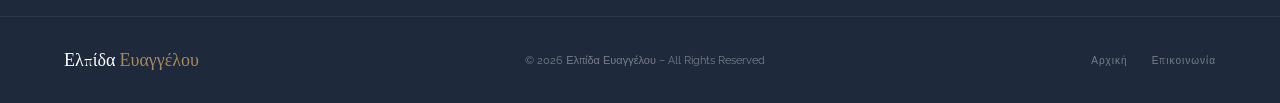
<file: arthra/index.html>
<!DOCTYPE html>
<html lang="el">
<head>
<meta charset="UTF-8">
<meta name="viewport" content="width=device-width, initial-scale=1.0">
<!-- Cookie consent + Google Analytics (loads only after consent) -->
<script src="/consent.js" defer></script>
<title>Νομικά Άρθρα & Ειδήσεις | Ελπίδα Ευαγγέλου – Δικηγορικό Γραφείο</title>
<meta name="description" content="Νομικά άρθρα, συμβουλές και ειδήσεις από το δικηγορικό γραφείο Ελπίδας Ευαγγέλου στη Θεσσαλονίκη. Αστικό, Ποινικό, Εμπορικό και Διοικητικό Δίκαιο.">
<link rel="canonical" href="https://www.evangeloulaw.gr/arthra">
<!-- Open Graph / social preview -->
<meta property="og:type" content="website">
<meta property="og:locale" content="el_GR">
<meta property="og:site_name" content="Δικηγορικό Γραφείο Ελπίδα Ευαγγέλου">
<meta property="og:title" content="Νομικά Άρθρα & Ειδήσεις | Ελπίδα Ευαγγέλου – Δικηγορικό Γραφείο">
<meta property="og:description" content="Νομικά άρθρα, συμβουλές και ειδήσεις από το δικηγορικό γραφείο Ελπίδας Ευαγγέλου στη Θεσσαλονίκη. Αστικό, Ποινικό, Εμπορικό και Διοικητικό Δίκαιο.">
<meta property="og:url" content="https://www.evangeloulaw.gr/arthra">
<meta name="twitter:card" content="summary">
<meta name="twitter:title" content="Νομικά Άρθρα & Ειδήσεις | Ελπίδα Ευαγγέλου – Δικηγορικό Γραφείο">
<meta name="twitter:description" content="Νομικά άρθρα, συμβουλές και ειδήσεις από το δικηγορικό γραφείο Ελπίδας Ευαγγέλου στη Θεσσαλονίκη. Αστικό, Ποινικό, Εμπορικό και Διοικητικό Δίκαιο.">
<link rel="icon" type="image/svg+xml" href="/favicon.svg">
<link rel="apple-touch-icon" href="/favicon.svg">
<link href="https://fonts.googleapis.com/css2?family=Cormorant+Garamond:ital,wght@0,300;0,400;0,600;1,300;1,400&family=Raleway:wght@300;400;500;600&display=swap" rel="stylesheet">
<script type="application/ld+json">
{
  "@context": "https://schema.org",
  "@type": "Blog",
  "name": "Νομικά Άρθρα – Ελπίδα Ευαγγέλου",
  "url": "https://www.evangeloulaw.gr/arthra",
  "publisher": {
    "@type": "LegalService",
    "name": "Δικηγορικό Γραφείο Ελπίδα Ευαγγέλου",
    "telephone": "+306932692757",
    "address": { "@type": "PostalAddress", "streetAddress": "26ης Οκτωβρίου 14", "addressLocality": "Θεσσαλονίκη", "postalCode": "546 27", "addressCountry": "GR" }
  }
}
</script>
<style>
*, *::before, *::after { margin: 0; padding: 0; box-sizing: border-box; }
:root {
  --bg: #F8F9FA; --bg-section: #EDEEF0; --navy: #1E293B; --navy-mid: #2E3F55;
  --gold: #A8895A; --gold-light: #C4A97A; --gold-pale: #F0E8D8;
  --text: #4A5568; --muted: #718096; --border: rgba(30,41,59,0.1);
  --border-gold: rgba(168,137,90,0.3); --white: #FFFFFF;
}
body { font-family: 'Raleway', sans-serif; background: var(--bg); color: var(--navy); overflow-x: hidden; }

/* NAV */
nav { position: sticky; top: 0; z-index: 1000; background: var(--white); border-bottom: 1px solid var(--border); display: flex; align-items: center; justify-content: space-between; padding: 0 5vw; height: 68px; box-shadow: 0 1px 8px rgba(30,41,59,0.06); }
.logo { display: flex; align-items: center; gap: 12px; text-decoration: none; }
.logo-icon { width: 40px; height: 40px; border: 1.5px solid var(--gold); display: flex; align-items: center; justify-content: center; font-family: 'Cormorant Garamond', serif; font-size: 18px; color: var(--gold); font-weight: 600; }
.logo-text { font-family: 'Cormorant Garamond', serif; font-size: 16px; color: var(--navy); line-height: 1.2; font-weight: 400; }
.logo-text span { display: block; font-size: 9px; letter-spacing: 2.5px; color: var(--gold); font-family: 'Raleway', sans-serif; font-weight: 500; text-transform: uppercase; }
.nav-links { display: flex; align-items: center; gap: 32px; }
.nav-links a { color: var(--text); text-decoration: none; font-size: 10px; letter-spacing: 1.5px; text-transform: uppercase; font-weight: 500; transition: color 0.2s; }
.nav-links a:hover, .nav-links a.active { color: var(--gold); }
.nav-cta { background: var(--gold); color: var(--white); padding: 10px 22px; font-size: 10px; letter-spacing: 2px; text-transform: uppercase; font-family: 'Raleway', sans-serif; font-weight: 500; border: none; cursor: pointer; transition: all 0.2s; text-decoration: none; }
.nav-cta:hover { background: var(--navy-mid); }

/* BREADCRUMB */
.breadcrumb { background: var(--bg-section); padding: 12px 5vw; border-bottom: 1px solid var(--border); font-size: 11px; color: var(--muted); display: flex; gap: 6px; align-items: center; flex-wrap: wrap; justify-content: flex-start; height: auto; position: relative; z-index: 1; }
.breadcrumb a { color: var(--gold); text-decoration: none; }
.breadcrumb a:hover { text-decoration: underline; }
.breadcrumb span { margin: 0 6px; }

/* PAGE HERO */
.page-hero { background: var(--navy); padding: 56px 5vw; position: relative; overflow: hidden; }
.page-hero::before { content: ''; position: absolute; right: -100px; top: -100px; width: 400px; height: 400px; border: 1px solid rgba(168,137,90,0.1); border-radius: 50%; }
.page-eyebrow { font-size: 9px; letter-spacing: 3px; color: var(--gold); text-transform: uppercase; font-weight: 600; margin-bottom: 14px; display: flex; align-items: center; gap: 10px; }
.page-eyebrow::before { content: ''; width: 24px; height: 1px; background: var(--gold); }
.page-hero h1 { font-family: 'Cormorant Garamond', serif; font-size: clamp(32px, 4.5vw, 54px); font-weight: 300; color: var(--white); line-height: 1.15; margin-bottom: 12px; }
.page-hero h1 em { font-style: italic; color: var(--gold); }
.page-hero p { font-size: 13px; color: rgba(255,255,255,0.6); max-width: 540px; line-height: 1.8; }

/* FILTER BAR */
.filter-bar { background: var(--white); border-bottom: 1px solid var(--border); padding: 0 5vw; display: flex; align-items: center; gap: 0; overflow-x: auto; }
.filter-btn { padding: 16px 20px; font-size: 10px; letter-spacing: 1.5px; text-transform: uppercase; font-weight: 600; color: var(--muted); cursor: pointer; border: none; background: none; font-family: 'Raleway', sans-serif; border-bottom: 2px solid transparent; transition: all 0.2s; white-space: nowrap; }
.filter-btn:hover { color: var(--gold); }
.filter-btn.active { color: var(--gold); border-bottom-color: var(--gold); }

/* CONTENT */
.content-wrap { max-width: 1200px; margin: 0 auto; padding: 48px 5vw; }

/* GRID */
.articles-grid { display: grid; grid-template-columns: repeat(auto-fill, minmax(320px, 1fr)); gap: 24px; }

/* ARTICLE CARD */
.article-card { background: var(--white); border: 1px solid var(--border); overflow: hidden; transition: all 0.25s; display: flex; flex-direction: column; }
.article-card:hover { box-shadow: 0 8px 32px rgba(30,41,59,0.1); border-color: var(--gold-light); transform: translateY(-2px); }
.card-cat-bar { height: 3px; background: var(--gold); }
.card-body { padding: 24px 24px 20px; flex: 1; display: flex; flex-direction: column; }
.card-meta { display: flex; align-items: center; gap: 10px; margin-bottom: 14px; }
.card-cat { font-size: 9px; letter-spacing: 1.5px; text-transform: uppercase; color: var(--gold); font-weight: 600; background: var(--gold-pale); padding: 3px 9px; }
.card-date { font-size: 10px; color: var(--muted); }
.card-title { font-family: 'Cormorant Garamond', serif; font-size: 21px; font-weight: 600; color: var(--navy); line-height: 1.25; margin-bottom: 10px; }
.card-excerpt { font-size: 12px; color: var(--muted); line-height: 1.8; flex: 1; }
.card-footer { padding: 16px 24px; border-top: 1px solid var(--border); display: flex; align-items: center; justify-content: space-between; }
.read-more { font-size: 10px; letter-spacing: 1.5px; text-transform: uppercase; font-weight: 600; color: var(--gold); text-decoration: none; display: flex; align-items: center; gap: 6px; transition: gap 0.2s; }
.article-card:hover .read-more { gap: 10px; }

/* FEATURED CARD */
.featured-card { grid-column: 1 / -1; display: grid; grid-template-columns: 1fr 1fr; border: 1px solid var(--border); background: var(--white); transition: all 0.25s; overflow: hidden; }
.featured-card:hover { box-shadow: 0 8px 32px rgba(30,41,59,0.1); border-color: var(--gold-light); }
.featured-left { background: var(--navy); padding: 32px 40px; display: flex; flex-direction: column; justify-content: center; position: relative; }
.featured-left::after { content: ''; position: absolute; inset: 12px; border: 1px solid rgba(168,137,90,0.15); pointer-events: none; }
.featured-num { font-family: 'Cormorant Garamond', serif; font-size: 52px; color: rgba(168,137,90,0.15); font-weight: 300; line-height: 1; margin-bottom: 8px; }
.featured-label { font-size: 9px; letter-spacing: 2px; text-transform: uppercase; color: var(--gold); font-weight: 600; margin-bottom: 10px; }
.featured-title { font-family: 'Cormorant Garamond', serif; font-size: clamp(20px, 2.3vw, 28px); font-weight: 300; color: var(--white); line-height: 1.2; margin-bottom: 10px; }
.featured-title em { font-style: italic; color: var(--gold); }
.featured-right { padding: 28px 36px; display: flex; flex-direction: column; justify-content: center; }
.featured-cat { font-size: 9px; letter-spacing: 1.5px; text-transform: uppercase; color: var(--gold); font-weight: 600; background: var(--gold-pale); padding: 3px 9px; display: inline-block; margin-bottom: 12px; }
.featured-excerpt { font-size: 13px; color: var(--text); line-height: 1.8; margin-bottom: 18px; }
.btn-read { display: inline-flex; align-items: center; gap: 8px; background: var(--gold); color: var(--white); padding: 12px 24px; font-size: 10px; letter-spacing: 2px; text-transform: uppercase; font-weight: 600; font-family: 'Raleway', sans-serif; text-decoration: none; transition: background 0.2s; border: none; cursor: pointer; }
.btn-read:hover { background: var(--navy-mid); }

/* EMPTY / LOADING */
.state-msg { text-align: center; padding: 80px 20px; color: var(--muted); grid-column: 1 / -1; }
.state-msg svg { width: 48px; height: 48px; stroke: var(--border); margin-bottom: 16px; display: block; margin-left: auto; margin-right: auto; }
.state-msg p { font-size: 14px; }
.loading-dots { display: inline-flex; gap: 6px; }
.loading-dots span { width: 8px; height: 8px; background: var(--gold); border-radius: 50%; animation: bounce 1.2s infinite; }
.loading-dots span:nth-child(2) { animation-delay: 0.2s; }
.loading-dots span:nth-child(3) { animation-delay: 0.4s; }
@keyframes bounce { 0%,80%,100%{transform:scale(0.6);opacity:0.4}40%{transform:scale(1);opacity:1} }

/* ARTICLE MODAL */
.modal-bg { position: fixed; inset: 0; background: rgba(15,23,42,0.7); z-index: 200; display: flex; align-items: flex-start; justify-content: center; padding: 32px 20px 80px; overflow-y: auto; opacity: 0; pointer-events: none; transition: opacity 0.25s; }
.modal-bg.show { opacity: 1; pointer-events: all; }
.modal-box { background: var(--white); max-width: 720px; width: 100%; position: relative; animation: slideUp 0.3s ease; }
@keyframes slideUp { from { transform: translateY(30px); opacity: 0; } to { transform: translateY(0); opacity: 1; } }
.modal-hero { background: var(--navy); padding: 40px 40px 32px; }
.modal-cat { font-size: 9px; letter-spacing: 2px; text-transform: uppercase; color: var(--gold); font-weight: 600; background: rgba(168,137,90,0.15); padding: 3px 10px; display: inline-block; margin-bottom: 16px; }
.modal-title { font-family: 'Cormorant Garamond', serif; font-size: clamp(24px, 3vw, 36px); font-weight: 300; color: var(--white); line-height: 1.2; }
.modal-meta { font-size: 11px; color: rgba(255,255,255,0.4); margin-top: 12px; }
.modal-content { padding: 36px 40px; font-size: 14px; line-height: 1.9; color: var(--text); }
.modal-content h2 { font-family: 'Cormorant Garamond', serif; font-size: 26px; color: var(--navy); font-weight: 600; margin: 28px 0 12px; }
.modal-content h3 { font-family: 'Cormorant Garamond', serif; font-size: 21px; color: var(--navy); font-weight: 600; margin: 22px 0 10px; }
.modal-content p { margin-bottom: 14px; }
.modal-content ul, .modal-content ol { padding-left: 20px; margin-bottom: 14px; }
.modal-content li { margin-bottom: 6px; }
.modal-content blockquote { border-left: 3px solid var(--gold); padding-left: 16px; color: var(--muted); font-style: italic; margin: 16px 0; }
.modal-content a { color: var(--gold); }
.modal-close { position: absolute; top: 16px; right: 16px; background: rgba(255,255,255,0.1); border: none; color: var(--white); width: 34px; height: 34px; cursor: pointer; display: flex; align-items: center; justify-content: center; transition: background 0.2s; }
.modal-close:hover { background: rgba(255,255,255,0.2); }
.modal-close svg { width: 16px; height: 16px; stroke: currentColor; fill: none; stroke-width: 2; }
.modal-footer { padding: 20px 40px; border-top: 1px solid var(--border); background: var(--bg); display: flex; align-items: center; justify-content: space-between; flex-wrap: wrap; gap: 12px; }
.modal-footer-info { font-size: 11px; color: var(--muted); }
.contact-cta { display: inline-flex; align-items: center; gap: 8px; background: var(--gold); color: var(--white); padding: 10px 20px; font-size: 10px; letter-spacing: 1.5px; text-transform: uppercase; font-weight: 600; font-family: 'Raleway', sans-serif; text-decoration: none; transition: background 0.2s; }
.contact-cta:hover { background: var(--navy-mid); }

/* CTA */
.cta-section { background: var(--navy); padding: 48px 5vw; text-align: center; margin-top: 0; }
.cta-section h2 { font-family: 'Cormorant Garamond', serif; font-size: 32px; font-weight: 300; color: var(--white); margin-bottom: 10px; }
.cta-section h2 em { font-style: italic; color: var(--gold); }
.cta-section p { font-size: 13px; color: rgba(255,255,255,0.6); margin-bottom: 24px; }
.cta-buttons { display: flex; gap: 14px; justify-content: center; flex-wrap: wrap; }
.btn-gold { background: var(--gold); color: var(--white); padding: 13px 28px; font-size: 10px; letter-spacing: 2.5px; text-transform: uppercase; font-weight: 600; font-family: 'Raleway', sans-serif; text-decoration: none; display: inline-block; transition: background 0.2s; border: none; cursor: pointer; }
.btn-gold:hover { background: var(--gold-light); }
.btn-white-outline { background: transparent; color: var(--white); padding: 13px 28px; font-size: 10px; letter-spacing: 2.5px; text-transform: uppercase; font-weight: 500; border: 1.5px solid rgba(255,255,255,0.3); font-family: 'Raleway', sans-serif; text-decoration: none; display: inline-block; transition: all 0.2s; }
.btn-white-outline:hover { border-color: var(--gold); color: var(--gold); }

/* FOOTER */
footer { background: var(--navy); border-top: 1px solid rgba(255,255,255,0.06); padding: 32px 5vw; display: flex; align-items: center; justify-content: space-between; flex-wrap: wrap; gap: 16px; }
.footer-logo { font-family: 'Cormorant Garamond', serif; font-size: 18px; color: var(--white); }
.footer-logo span { color: var(--gold); }
.footer-copy { font-size: 11px; color: rgba(255,255,255,0.4); }
.footer-links { display: flex; gap: 24px; }
.footer-links a { font-size: 10px; color: rgba(255,255,255,0.4); text-decoration: none; letter-spacing: 1px; transition: color 0.2s; }
.footer-links a:hover { color: var(--gold); }

@media (max-width: 768px) {
  .nav-links { display: none; } .nav-cta { display: none; } .hamburger { display: flex !important; }
  .featured-card { grid-template-columns: 1fr; }
  .featured-left { padding: 32px 24px; }
  .featured-right { padding: 28px 24px; }
  .featured-num { font-size: 56px; }
  .articles-grid { grid-template-columns: 1fr; }
  .modal-hero, .modal-content, .modal-footer { padding-left: 24px; padding-right: 24px; }
}

.hamburger { display: none; flex-direction: column; justify-content: center; gap: 6px; width: 30px; height: 24px; background: none; border: none; cursor: pointer; padding: 0; }
.hamburger span { display: block; width: 100%; height: 2px; background: var(--navy); transition: transform 0.3s ease, opacity 0.3s ease; }
.hamburger.open span:nth-child(1) { transform: translateY(8px) rotate(45deg); }
.hamburger.open span:nth-child(2) { opacity: 0; }
.hamburger.open span:nth-child(3) { transform: translateY(-8px) rotate(-45deg); }
.mobile-menu {
  position: fixed; inset: 0; background: var(--navy); z-index: 3000;
  display: flex; flex-direction: column; align-items: center; justify-content: center; gap: 28px;
  clip-path: circle(0px at calc(100% - 38px) 34px);
  transition: clip-path 0.6s cubic-bezier(0.65,0,0.35,1);
  visibility: hidden;
}
.mobile-menu.open { visibility: visible; clip-path: circle(150% at calc(100% - 38px) 34px); }
.mobile-menu > a {
  color: var(--white); text-decoration: none; font-family: 'Cormorant Garamond', serif;
  font-size: 26px; font-weight: 300; letter-spacing: 0.4px;
  opacity: 0; transform: translateY(16px); transition: opacity 0.4s ease, transform 0.4s ease;
}
.mobile-menu.open > a { opacity: 1; transform: translateY(0); }
.mobile-menu.open > a:nth-child(1) { transition-delay: .12s; }
.mobile-menu.open > a:nth-child(2) { transition-delay: .17s; }
.mobile-menu.open > a:nth-child(3) { transition-delay: .22s; }
.mobile-menu.open > a:nth-child(4) { transition-delay: .27s; }
.mobile-menu.open > a:nth-child(5) { transition-delay: .32s; }
.mobile-menu > a:last-of-type {
  margin-top: 8px; background: var(--muted-gold); color: var(--white);
  padding: 14px 36px; font-family: 'Raleway', sans-serif; font-size: 11px;
  letter-spacing: 2.5px; text-transform: uppercase; font-weight: 600;
}
.menu-close { position: absolute; top: 14px; right: 20px; width: 44px; height: 44px; background: none; border: none; cursor: pointer; z-index: 5; }
.menu-close::before, .menu-close::after { content: ''; position: absolute; left: 9px; top: 21px; width: 26px; height: 2px; background: var(--white); }
.menu-close::before { transform: rotate(45deg); }
.menu-close::after { transform: rotate(-45deg); }
@media (min-width: 769px) { .hamburger, .mobile-menu { display: none !important; } }
.nav-dropdown { position: relative; }
.nav-dropdown > .dropdown-panel { position: absolute; top: 100%; left: 0; min-width: 250px; background: #FFFFFF; border: 1px solid rgba(30,41,59,0.1); box-shadow: 0 12px 34px rgba(30,41,59,0.14); padding: 8px; display: flex; flex-direction: column; opacity: 0; visibility: hidden; transform: translateY(8px); transition: opacity 0.22s ease, transform 0.22s ease; z-index: 1200; }
.nav-dropdown:hover > .dropdown-panel { opacity: 1; visibility: visible; transform: translateY(0); }
.nav-dropdown .dropdown-panel a { padding: 10px 14px; font-size: 11px; letter-spacing: 0.5px; text-transform: none; color: #4A5568; white-space: nowrap; font-weight: 500; transition: background 0.15s ease, color 0.15s ease; }
.nav-dropdown .dropdown-panel a:hover { background: #EDEEF0; color: #A8895A; }
.mm-group { display: flex; flex-direction: column; align-items: center; opacity: 0; transform: translateY(16px); transition: opacity 0.4s ease, transform 0.4s ease; transition-delay: .22s; }
.mobile-menu.open .mm-group { opacity: 1; transform: translateY(0); }
.mm-toggle { background: none; border: none; cursor: pointer; color: #fff; font-family: 'Cormorant Garamond', serif; font-size: 26px; font-weight: 300; letter-spacing: 0.4px; display: inline-flex; align-items: center; gap: 8px; }
.mm-toggle::after { content: '\25BE'; font-size: 15px; transition: transform 0.3s ease; }
.mm-group.open .mm-toggle::after { transform: rotate(180deg); }
.mm-sub { display: flex; flex-direction: column; align-items: center; gap: 14px; max-height: 0; overflow: hidden; opacity: 0; margin-top: 0; transition: max-height 0.4s ease, opacity 0.3s ease, margin-top 0.4s ease; }
.mm-group.open .mm-sub { max-height: 420px; opacity: 1; margin-top: 18px; }
.mm-sub a { color: rgba(255,255,255,0.72); text-decoration: none; font-family: 'Raleway', sans-serif; font-size: 14px; font-weight: 400; letter-spacing: 0.3px; }
.mm-sub a:hover { color: #fff; }
</style>
</head>
<body>
<a href="#main-content" class="skip-link" style="position:absolute;left:-9999px;top:0;z-index:9999;background:#1E293B;color:#fff;padding:10px 16px;" onfocus="this.style.left='0'" onblur="this.style.left='-9999px'">Μετάβαση στο περιεχόμενο</a>

<!-- NAV -->
<nav>
  <a href="/" class="logo">
    <div class="logo-icon">ΕΕ</div>
    <div class="logo-text">Ελπίδα Ευαγγέλου<span>Δικηγορικό Γραφείο</span></div>
  </a>
  <div class="nav-links">
    <a href="/">Αρχική</a>
    <a href="/#about">Σχετικά</a>
    <div class="nav-dropdown"><a href="/#practice">Τομείς Δράσης</a><div class="dropdown-panel"><a href="/agorapwlisies-akineton-thessaloniki">Αγοραπωλησίες Ακινήτων Θεσσαλονίκη</a><a href="/agorapwlisies-akineton-xalkidiki">Αγοραπωλησίες Ακινήτων Χαλκιδική</a><a href="/astiko-dikaio-thessaloniki">Αστικό Δίκαιο</a><a href="/poiniko-dikaio-thessaloniki">Ποινικό Δίκαιο</a><a href="/emporiko-dikaio-thessaloniki">Εμπορικό Δίκαιο</a><a href="/dioikitiko-dikaio-thessaloniki">Διοικητικό Δίκαιο</a></div></div>
    <a href="/arthra" class="active">Άρθρα</a>
    <a href="/epikoinonia">Επικοινωνία</a>
  </div>
  <a href="/epikoinonia" class="nav-cta">Επικοινωνία &rarr;</a>
  <button class="hamburger" onclick="toggleMobileMenu()" aria-label="Μενού" aria-expanded="false"><span></span><span></span><span></span></button>
</nav>
<div class="mobile-menu" id="mobileMenu">
    <a href="/">Αρχική</a>
    <a href="/#about">Σχετικά</a>
    <div class="mm-group"><button class="mm-toggle" onclick="this.parentElement.classList.toggle('open')">Τομείς Δράσης</button><div class="mm-sub"><a href="/agorapwlisies-akineton-thessaloniki">Αγοραπωλησίες Θεσσαλονίκη</a><a href="/agorapwlisies-akineton-xalkidiki">Αγοραπωλησίες Χαλκιδική</a><a href="/astiko-dikaio-thessaloniki">Αστικό Δίκαιο</a><a href="/poiniko-dikaio-thessaloniki">Ποινικό Δίκαιο</a><a href="/emporiko-dikaio-thessaloniki">Εμπορικό Δίκαιο</a><a href="/dioikitiko-dikaio-thessaloniki">Διοικητικό Δίκαιο</a></div></div>
    <a href="/arthra" class="active">Άρθρα</a>
    <a href="/epikoinonia">Επικοινωνία</a>
  <button class="menu-close" onclick="closeMobileMenu()" aria-label="Κλείσιμο"></button></div>


<!-- BREADCRUMB -->
<nav class="breadcrumb" aria-label="breadcrumb">
  <a href="/">Αρχική</a><span>›</span>Νομικά Άρθρα
</nav>

<!-- HERO -->
<main id="main-content">
<section class="page-hero">
  <div class="page-eyebrow">Νομική Γνώση</div>
  <h1>Νομικά Άρθρα &<br><em>Συμβουλές</em></h1>
  <p>Χρήσιμα νομικά άρθρα, ειδήσεις και αναλύσεις από τη δικηγόρο Ελπίδα Ευαγγέλου. Ενημερωθείτε για τα δικαιώματά σας.</p>
</section>

<!-- FILTER -->
<div class="filter-bar" id="filterBar">
  <button class="filter-btn active" onclick="filterArticles('all', this)">Όλα</button>
  <button class="filter-btn" onclick="filterArticles('Αστικό Δίκαιο', this)">Αστικό Δίκαιο</button>
  <button class="filter-btn" onclick="filterArticles('Ποινικό Δίκαιο', this)">Ποινικό Δίκαιο</button>
  <button class="filter-btn" onclick="filterArticles('Εμπορικό Δίκαιο', this)">Εμπορικό Δίκαιο</button>
  <button class="filter-btn" onclick="filterArticles('Διοικητικό Δίκαιο', this)">Διοικητικό Δίκαιο</button>
  <button class="filter-btn" onclick="filterArticles('Γενικά', this)">Γενικά</button>
</div>

<!-- ARTICLES -->
<div class="content-wrap">
  <div class="articles-grid" id="articlesGrid">
    <div class="state-msg">
      <div class="loading-dots"><span></span><span></span><span></span></div>
      <p style="margin-top:16px;">Φόρτωση άρθρων...</p>
    </div>
  </div>
</div>

<!-- CTA -->
<section class="cta-section">
  <h2>Χρειάζεστε <em>Νομική Συμβουλή;</em></h2>
  <p>Επικοινωνήστε σήμερα για εμπιστευτική συνάντηση.</p>
  <div class="cta-buttons">
    <a href="tel:+306932692757" class="btn-gold">&#9990; 6932 692 757</a>
    <a href="/epikoinonia" class="btn-white-outline">Φόρμα Επικοινωνίας &rarr;</a>
  </div>
</section>

<!-- FOOTER -->
</main>
<footer>
  <div class="footer-logo">Ελπίδα <span>Ευαγγέλου</span></div>
  <div class="footer-copy">&copy; 2026 Ελπίδα Ευαγγέλου &ndash; All Rights Reserved</div>
  <div class="footer-links">
    <a href="/">Αρχική</a>
    <a href="/epikoinonia">Επικοινωνία</a>
  </div>
</footer>

<!-- ARTICLE MODAL -->
<div class="modal-bg" id="articleModal" onclick="handleModalClick(event)">
  <div class="modal-box" id="modalBox">
    <div class="modal-hero">
      <button class="modal-close" onclick="closeArticle()">
        <svg viewBox="0 0 24 24"><line x1="18" y1="6" x2="6" y2="18"/><line x1="6" y1="6" x2="18" y2="18"/></svg>
      </button>
      <div class="modal-cat" id="modalCat"></div>
      <div class="modal-title" id="modalTitle"></div>
      <div class="modal-meta" id="modalMeta"></div>
    </div>
    <div class="modal-content" id="modalContent"></div>
    <div class="modal-footer">
      <div class="modal-footer-info">Δικηγορικό Γραφείο Ελπίδα Ευαγγέλου · Θεσσαλονίκη</div>
      <a href="/epikoinonia" class="contact-cta">Επικοινωνία &rarr;</a>
    </div>
  </div>
</div>

<script>
let allArticles = [];
let currentFilter = 'all';

async function loadArticles() {
  try {
    const r = await fetch('/arthra/articles.json?v=' + Date.now());
    if (r.ok) {
      allArticles = await r.json();
    }
  } catch(e) {
    allArticles = [];
  }
  renderArticles(allArticles);
}

function filterArticles(cat, btn) {
  currentFilter = cat;
  document.querySelectorAll('.filter-btn').forEach(b => b.classList.remove('active'));
  btn.classList.add('active');
  const filtered = cat === 'all' ? allArticles : allArticles.filter(a => a.category === cat);
  renderArticles(filtered);
}

function renderArticles(list) {
  const grid = document.getElementById('articlesGrid');
  if (!list.length) {
    grid.innerHTML = `<div class="state-msg">
      <svg viewBox="0 0 24 24" fill="none" stroke="currentColor" stroke-width="1"><path d="M14 2H6a2 2 0 0 0-2 2v16a2 2 0 0 0 2 2h12a2 2 0 0 0 2-2V8z"/><polyline points="14 2 14 8 20 8"/></svg>
      <p>Δεν υπάρχουν άρθρα ${currentFilter !== 'all' ? 'σε αυτή την κατηγορία' : 'ακόμα'}.<br>Ελέγξτε ξανά σύντομα!</p>
    </div>`;
    return;
  }

  const sorted = [...list].sort((a,b) => new Date(b.date) - new Date(a.date));
  let html = '';

  sorted.forEach((a, i) => {
    const url = `/arthra/${a.id}`;
    const num = String(i + 1).padStart(2, '0');
    const label = i === 0 ? 'Πιο Πρόσφατο' : `${readTime(a.content)} λεπτά ανάγνωση`;
    html += `
      <a class="featured-card" href="${url}" style="text-decoration:none;">
        <div class="featured-left">
          <div class="featured-num">${num}</div>
          <div class="featured-label">${label}</div>
          <div class="featured-title">${a.title}</div>
          <div style="font-size:11px;color:rgba(255,255,255,0.35);margin-top:12px;">${formatDate(a.date)}</div>
        </div>
        <div class="featured-right">
          <span class="featured-cat">${a.category}</span>
          <p class="featured-excerpt">${a.excerpt || stripHtml(a.content).slice(0,200) + '...'}</p>
          <span class="btn-read">
            Διαβάστε περισσότερα
            <svg viewBox="0 0 24 24" fill="none" stroke="currentColor" stroke-width="2" width="13" height="13"><line x1="5" y1="12" x2="19" y2="12"/><polyline points="12 5 19 12 12 19"/></svg>
          </span>
        </div>
      </a>`;
  });

  grid.innerHTML = html;
}

function openArticle(id) {
  const a = allArticles.find(x => x.id === id);
  if (!a) return;
  document.getElementById('modalCat').textContent   = a.category;
  document.getElementById('modalTitle').textContent = a.title;
  document.getElementById('modalMeta').textContent  = formatDate(a.date) + ' · ' + readTime(a.content) + ' λεπτά ανάγνωση';
  document.getElementById('modalContent').innerHTML = a.content;
  document.getElementById('articleModal').classList.add('show');
  document.body.style.overflow = 'hidden';
}

function closeArticle() {
  document.getElementById('articleModal').classList.remove('show');
  document.body.style.overflow = '';
}

function handleModalClick(e) {
  if (e.target === document.getElementById('articleModal')) closeArticle();
}

// Utils
function formatDate(iso) {
  if (!iso) return '';
  return new Date(iso).toLocaleDateString('el-GR', { day:'2-digit', month:'long', year:'numeric' });
}
function stripHtml(html) { return (html || '').replace(/<[^>]*>/g,'').replace(/\s+/g,' ').trim(); }
function readTime(content) { const words = stripHtml(content).split(/\s+/).length; return Math.max(1, Math.round(words / 200)); }

document.addEventListener('keydown', e => { if (e.key === 'Escape') closeArticle(); });

loadArticles();
</script>
<script>
function openMobileMenu(){
  document.querySelector('nav').classList.add('menu-open');
  document.querySelector('.hamburger').classList.add('open');
  document.querySelector('.mobile-menu').classList.add('open');
  document.body.style.overflow = 'hidden';
}
function closeMobileMenu(){
  document.querySelector('nav').classList.remove('menu-open');
  document.querySelector('.hamburger').classList.remove('open');
  document.querySelector('.mobile-menu').classList.remove('open');
  document.body.style.overflow = '';
}
function toggleMobileMenu(){
  document.querySelector('.mobile-menu').classList.contains('open') ? closeMobileMenu() : openMobileMenu();
}
document.addEventListener('keydown', function(e){ if (e.key === 'Escape') closeMobileMenu(); });
document.querySelectorAll('.mobile-menu > a').forEach(function(a){ a.addEventListener('click', closeMobileMenu); });
document.querySelector('.mobile-menu').addEventListener('click', function(e){ if (e.target.classList.contains('mobile-menu')) closeMobileMenu(); });
</script>
</body>
</html>
</file>
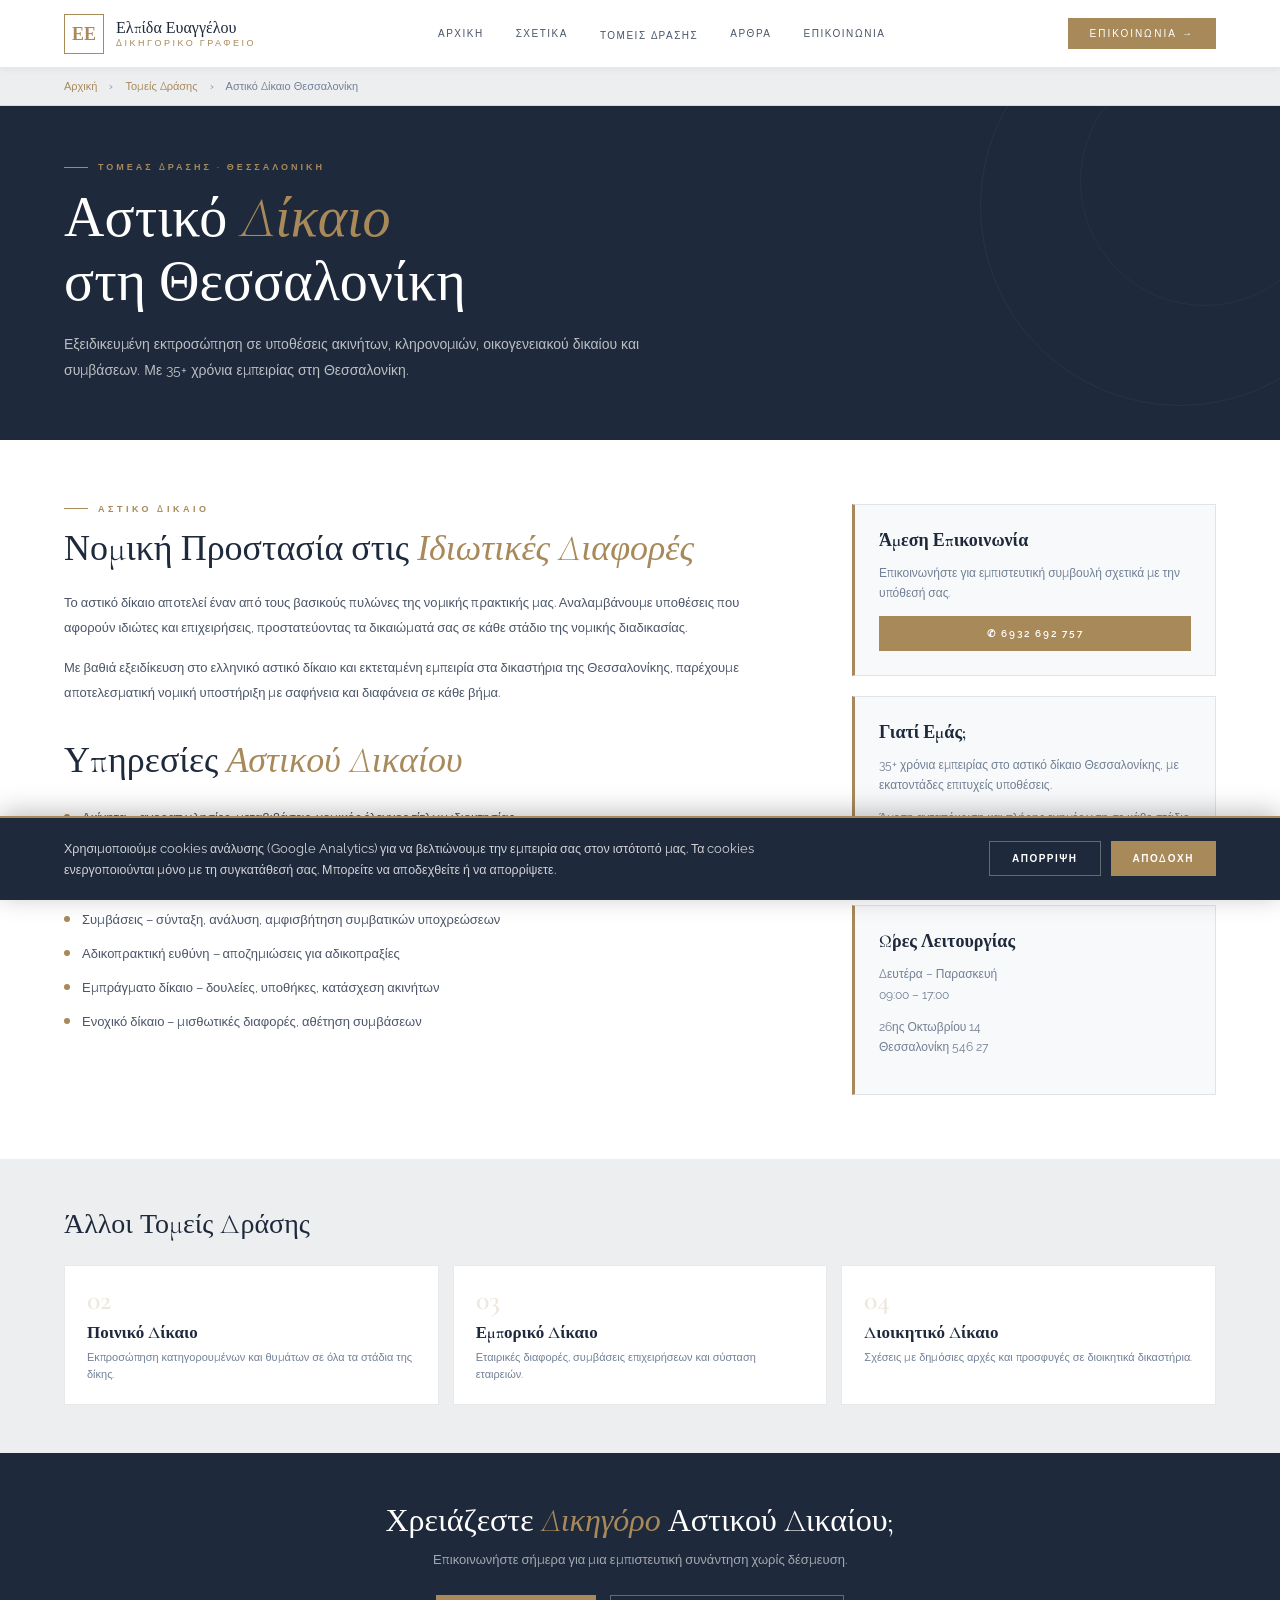
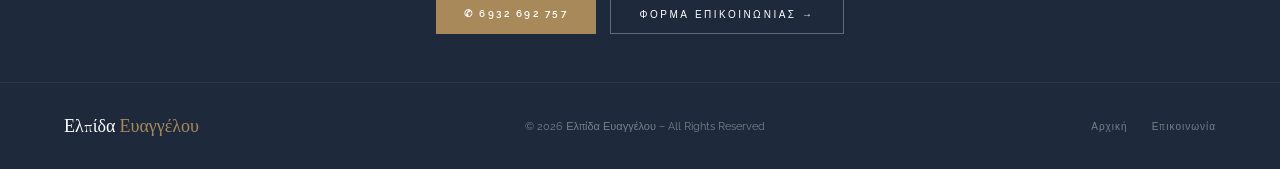
<file: astiko-dikaio-thessaloniki/index.html>
<!DOCTYPE html>
<html lang="el">
<head>
<meta charset="UTF-8">
<meta name="viewport" content="width=device-width, initial-scale=1.0">
<!-- Cookie consent + Google Analytics (loads only after consent) -->
<script src="/consent.js" defer></script>
<title>Αστικό Δίκαιο Θεσσαλονίκη | Δικηγόρος Ελπίδα Ευαγγέλου</title>
<meta name="description" content="Δικηγόρος Αστικού Δικαίου στη Θεσσαλονίκη. Ακίνητα, κληρονομίες, οικογενειακό δίκαιο και συμβάσεις. Ελπίδα Ευαγγέλου – 35+ χρόνια εμπειρίας.">
<meta name="keywords" content="αστικό δίκαιο θεσσαλονίκη, δικηγόρος αστικό δίκαιο, κληρονομίες θεσσαλονίκη, οικογενειακό δίκαιο θεσσαλονίκη, ακίνητα δικηγόρος">
<link rel="canonical" href="https://www.evangeloulaw.gr/astiko-dikaio-thessaloniki">
<!-- Open Graph / social preview -->
<meta property="og:type" content="website">
<meta property="og:locale" content="el_GR">
<meta property="og:site_name" content="Δικηγορικό Γραφείο Ελπίδα Ευαγγέλου">
<meta property="og:title" content="Αστικό Δίκαιο Θεσσαλονίκη | Δικηγόρος Ελπίδα Ευαγγέλου">
<meta property="og:description" content="Δικηγόρος Αστικού Δικαίου στη Θεσσαλονίκη. Ακίνητα, κληρονομίες, οικογενειακό δίκαιο και συμβάσεις. Ελπίδα Ευαγγέλου – 35+ χρόνια εμπειρίας.">
<meta property="og:url" content="https://www.evangeloulaw.gr/astiko-dikaio-thessaloniki">
<meta name="twitter:card" content="summary">
<meta name="twitter:title" content="Αστικό Δίκαιο Θεσσαλονίκη | Δικηγόρος Ελπίδα Ευαγγέλου">
<meta name="twitter:description" content="Δικηγόρος Αστικού Δικαίου στη Θεσσαλονίκη. Ακίνητα, κληρονομίες, οικογενειακό δίκαιο και συμβάσεις. Ελπίδα Ευαγγέλου – 35+ χρόνια εμπειρίας.">
<link rel="icon" type="image/svg+xml" href="/favicon.svg">
<link rel="apple-touch-icon" href="/favicon.svg">
<link href="https://fonts.googleapis.com/css2?family=Cormorant+Garamond:ital,wght@0,300;0,400;0,600;1,300;1,400&family=Raleway:wght@300;400;500;600&display=swap" rel="stylesheet">
<!-- Schema.org structured data -->
<script type="application/ld+json">
{
  "@context": "https://schema.org",
  "@type": "LegalService",
  "name": "Δικηγορικό Γραφείο Ελπίδα Ευαγγέλου – Αστικό Δίκαιο",
  "description": "Εξειδικευμένες νομικές υπηρεσίες αστικού δικαίου στη Θεσσαλονίκη",
  "url": "https://www.evangeloulaw.gr/astiko-dikaio-thessaloniki",
  "telephone": "+306932692757",
  "address": {
    "@type": "PostalAddress",
    "streetAddress": "26ης Οκτωβρίου 14",
    "addressLocality": "Θεσσαλονίκη",
    "postalCode": "546 27",
    "addressCountry": "GR"
  },
  "areaServed": "Θεσσαλονίκη",
  "serviceType": "Αστικό Δίκαιο"
}
</script>
<style>
  *, *::before, *::after { margin: 0; padding: 0; box-sizing: border-box; }
  :root {
    --bg: #F8F9FA; --bg-section: #EDEEF0; --navy: #1E293B; --navy-mid: #2E3F55;
    --muted-gold: #A8895A; --muted-gold-light: #C4A97A; --muted-gold-pale: #F0E8D8;
    --text-body: #4A5568; --text-muted: #718096; --border: rgba(30,41,59,0.1);
    --border-gold: rgba(168,137,90,0.3); --white: #FFFFFF;
  }
  body { font-family: 'Raleway', sans-serif; background: var(--bg); color: var(--navy); overflow-x: hidden; }
  nav {
    position: sticky; top: 0; z-index: 1000; background: var(--white);
    border-bottom: 1px solid var(--border); display: flex; align-items: center;
    justify-content: space-between; padding: 0 5vw; height: 68px;
    box-shadow: 0 1px 8px rgba(30,41,59,0.06);
  }
  .logo { display: flex; align-items: center; gap: 12px; text-decoration: none; }
  .logo-icon { width: 40px; height: 40px; border: 1.5px solid var(--muted-gold); display: flex; align-items: center; justify-content: center; font-family: 'Cormorant Garamond', serif; font-size: 18px; color: var(--muted-gold); font-weight: 600; }
  .logo-text { font-family: 'Cormorant Garamond', serif; font-size: 16px; color: var(--navy); line-height: 1.2; font-weight: 400; }
  .logo-text span { display: block; font-size: 9px; letter-spacing: 2.5px; color: var(--muted-gold); font-family: 'Raleway', sans-serif; font-weight: 500; text-transform: uppercase; }
  .nav-links { display: flex; align-items: center; gap: 32px; }
  .nav-links a { color: var(--text-body); text-decoration: none; font-size: 10px; letter-spacing: 1.5px; text-transform: uppercase; font-weight: 500; transition: color 0.2s; }
  .nav-links a:hover { color: var(--muted-gold); }
  .nav-cta { background: var(--muted-gold); color: var(--white); padding: 10px 22px; font-size: 10px; letter-spacing: 2px; text-transform: uppercase; font-family: 'Raleway', sans-serif; font-weight: 500; border: none; cursor: pointer; transition: all 0.2s; text-decoration: none; }
  .nav-cta:hover { background: var(--navy-mid); }

  /* BREADCRUMB */
  .breadcrumb { background: var(--bg-section); padding: 12px 5vw; border-bottom: 1px solid var(--border); font-size: 11px; color: var(--text-muted); display: flex; gap: 6px; align-items: center; flex-wrap: wrap; justify-content: flex-start; height: auto; position: relative; z-index: 1; }
  .breadcrumb a { color: var(--muted-gold); text-decoration: none; }
  .breadcrumb a:hover { text-decoration: underline; }
  .breadcrumb span { margin: 0 6px; }

  /* PAGE HERO */
  .page-hero { background: var(--navy); padding: 56px 5vw; position: relative; overflow: hidden; }
  .page-hero::before { content: ''; position: absolute; right: -100px; top: -100px; width: 400px; height: 400px; border: 1px solid rgba(168,137,90,0.1); border-radius: 50%; }
  .page-hero::after { content: ''; position: absolute; right: -50px; top: -50px; width: 250px; height: 250px; border: 1px solid rgba(168,137,90,0.08); border-radius: 50%; }
  .page-eyebrow { font-size: 9px; letter-spacing: 3px; color: var(--muted-gold); text-transform: uppercase; font-weight: 600; margin-bottom: 14px; display: flex; align-items: center; gap: 10px; }
  .page-eyebrow::before { content: ''; width: 24px; height: 1px; background: var(--muted-gold); }
  .page-hero h1 { font-family: 'Cormorant Garamond', serif; font-size: clamp(32px, 4.5vw, 56px); font-weight: 300; color: var(--white); line-height: 1.15; margin-bottom: 16px; }
  .page-hero h1 em { font-style: italic; color: var(--muted-gold); }
  .page-hero p { font-size: 14px; color: rgba(255,255,255,0.7); line-height: 1.9; max-width: 600px; }

  /* CONTENT */
  .content-section { padding: 64px 5vw; background: var(--white); }
  .content-grid { display: grid; grid-template-columns: 2fr 1fr; gap: 60px; align-items: start; }
  .section-label { font-size: 9px; letter-spacing: 3.5px; color: var(--muted-gold); text-transform: uppercase; font-weight: 600; margin-bottom: 12px; display: flex; align-items: center; gap: 10px; }
  .section-label::before { content: ''; width: 24px; height: 1px; background: var(--muted-gold); }
  .content-main h2 { font-family: 'Cormorant Garamond', serif; font-size: clamp(24px, 3vw, 36px); font-weight: 300; color: var(--navy); line-height: 1.25; margin-bottom: 20px; }
  .content-main h2 em { font-style: italic; color: var(--muted-gold); }
  .content-main p { font-size: 13px; color: var(--text-body); line-height: 1.9; margin-bottom: 16px; }
  .service-list { list-style: none; margin: 24px 0; display: flex; flex-direction: column; gap: 12px; }
  .service-list li { display: flex; align-items: flex-start; gap: 12px; font-size: 13px; color: var(--text-body); line-height: 1.7; }
  .service-list li::before { content: ''; flex-shrink: 0; width: 6px; height: 6px; background: var(--muted-gold); border-radius: 50%; margin-top: 7px; }

  /* SIDEBAR */
  .sidebar { display: flex; flex-direction: column; gap: 20px; }
  .sidebar-card { background: var(--bg); border: 1px solid var(--border); border-left: 3px solid var(--muted-gold); padding: 24px; }
  .sidebar-card h4 { font-family: 'Cormorant Garamond', serif; font-size: 18px; color: var(--navy); margin-bottom: 12px; font-weight: 600; }
  .sidebar-card p { font-size: 12px; color: var(--text-muted); line-height: 1.7; margin-bottom: 12px; }
  .sidebar-phone { display: block; background: var(--muted-gold); color: var(--white); padding: 12px 20px; text-align: center; font-size: 10px; letter-spacing: 2px; text-transform: uppercase; font-weight: 600; text-decoration: none; font-family: 'Raleway', sans-serif; transition: background 0.2s; }
  .sidebar-phone:hover { background: var(--navy-mid); }

  /* OTHER AREAS */
  .other-areas { background: var(--bg-section); padding: 48px 5vw; }
  .other-areas h3 { font-family: 'Cormorant Garamond', serif; font-size: 28px; font-weight: 300; color: var(--navy); margin-bottom: 24px; }
  .areas-grid { display: grid; grid-template-columns: repeat(auto-fit, minmax(200px, 1fr)); gap: 14px; }
  .area-link { background: var(--white); border: 1px solid var(--border); padding: 20px 22px; text-decoration: none; transition: all 0.2s; display: block; }
  .area-link:hover { border-color: var(--muted-gold); box-shadow: 0 4px 16px rgba(30,41,59,0.08); }
  .area-link-num { font-family: 'Cormorant Garamond', serif; font-size: 28px; color: rgba(168,137,90,0.2); font-weight: 600; line-height: 1; margin-bottom: 8px; }
  .area-link h4 { font-family: 'Cormorant Garamond', serif; font-size: 17px; color: var(--navy); font-weight: 600; margin-bottom: 6px; }
  .area-link p { font-size: 11px; color: var(--text-muted); line-height: 1.6; }

  /* CTA */
  .cta-section { background: var(--navy); padding: 48px 5vw; text-align: center; }
  .cta-section h2 { font-family: 'Cormorant Garamond', serif; font-size: 32px; font-weight: 300; color: var(--white); margin-bottom: 12px; }
  .cta-section h2 em { font-style: italic; color: var(--muted-gold); }
  .cta-section p { font-size: 13px; color: rgba(255,255,255,0.6); margin-bottom: 28px; }
  .cta-buttons { display: flex; gap: 14px; justify-content: center; flex-wrap: wrap; }
  .btn-gold { background: var(--muted-gold); color: var(--white); padding: 13px 28px; font-size: 10px; letter-spacing: 2.5px; text-transform: uppercase; font-weight: 600; border: none; cursor: pointer; font-family: 'Raleway', sans-serif; transition: background 0.2s; text-decoration: none; display: inline-block; }
  .btn-gold:hover { background: var(--muted-gold-light); }
  .btn-white { background: transparent; color: var(--white); padding: 13px 28px; font-size: 10px; letter-spacing: 2.5px; text-transform: uppercase; font-weight: 500; border: 1.5px solid rgba(255,255,255,0.3); cursor: pointer; font-family: 'Raleway', sans-serif; transition: all 0.2s; text-decoration: none; display: inline-block; }
  .btn-white:hover { border-color: var(--muted-gold); color: var(--muted-gold); }

  /* FOOTER */
  footer { background: var(--navy); border-top: 1px solid rgba(255,255,255,0.06); padding: 32px 5vw; display: flex; align-items: center; justify-content: space-between; flex-wrap: wrap; gap: 16px; }
  .footer-logo { font-family: 'Cormorant Garamond', serif; font-size: 18px; color: var(--white); }
  .footer-logo span { color: var(--muted-gold); }
  .footer-copy { font-size: 11px; color: rgba(255,255,255,0.4); }
  .footer-links { display: flex; gap: 24px; }
  .footer-links a { font-size: 10px; color: rgba(255,255,255,0.4); text-decoration: none; letter-spacing: 1px; transition: color 0.2s; }
  .footer-links a:hover { color: var(--muted-gold); }

  @media (max-width: 768px) {
    .nav-links { display: none; } .nav-cta { display: none; } .hamburger { display: flex !important; }
    .content-grid { grid-template-columns: 1fr; }
    .areas-grid { grid-template-columns: 1fr 1fr; }
  }

  /* PAGE LOAD ANIMATION */
  @keyframes fadeSlideLeft {
    from { opacity: 0; transform: translateX(-56px); }
    to   { opacity: 1; transform: translateX(0); }
  }
  .breadcrumb      { animation: fadeSlideLeft 0.45s ease both; }
  .page-hero       { animation: fadeSlideLeft 0.55s ease 0.08s both; }
  .content-section { animation: fadeSlideLeft 0.65s ease 0.2s  both; }
  .other-areas     { animation: fadeSlideLeft 0.55s ease 0.1s  both; }
  .cta-section     { animation: fadeSlideLeft 0.5s  ease 0.05s both; }
  footer           { animation: fadeSlideLeft 0.45s ease 0.05s both; }

.hamburger { display: none; flex-direction: column; justify-content: center; gap: 6px; width: 30px; height: 24px; background: none; border: none; cursor: pointer; padding: 0; }
.hamburger span { display: block; width: 100%; height: 2px; background: var(--navy); transition: transform 0.3s ease, opacity 0.3s ease; }
.hamburger.open span:nth-child(1) { transform: translateY(8px) rotate(45deg); }
.hamburger.open span:nth-child(2) { opacity: 0; }
.hamburger.open span:nth-child(3) { transform: translateY(-8px) rotate(-45deg); }
.mobile-menu {
  position: fixed; inset: 0; background: var(--navy); z-index: 3000;
  display: flex; flex-direction: column; align-items: center; justify-content: center; gap: 28px;
  clip-path: circle(0px at calc(100% - 38px) 34px);
  transition: clip-path 0.6s cubic-bezier(0.65,0,0.35,1);
  visibility: hidden;
}
.mobile-menu.open { visibility: visible; clip-path: circle(150% at calc(100% - 38px) 34px); }
.mobile-menu > a {
  color: var(--white); text-decoration: none; font-family: 'Cormorant Garamond', serif;
  font-size: 26px; font-weight: 300; letter-spacing: 0.4px;
  opacity: 0; transform: translateY(16px); transition: opacity 0.4s ease, transform 0.4s ease;
}
.mobile-menu.open > a { opacity: 1; transform: translateY(0); }
.mobile-menu.open > a:nth-child(1) { transition-delay: .12s; }
.mobile-menu.open > a:nth-child(2) { transition-delay: .17s; }
.mobile-menu.open > a:nth-child(3) { transition-delay: .22s; }
.mobile-menu.open > a:nth-child(4) { transition-delay: .27s; }
.mobile-menu.open > a:nth-child(5) { transition-delay: .32s; }
.mobile-menu > a:last-of-type {
  margin-top: 8px; background: var(--muted-gold); color: var(--white);
  padding: 14px 36px; font-family: 'Raleway', sans-serif; font-size: 11px;
  letter-spacing: 2.5px; text-transform: uppercase; font-weight: 600;
}
.menu-close { position: absolute; top: 14px; right: 20px; width: 44px; height: 44px; background: none; border: none; cursor: pointer; z-index: 5; }
.menu-close::before, .menu-close::after { content: ''; position: absolute; left: 9px; top: 21px; width: 26px; height: 2px; background: var(--white); }
.menu-close::before { transform: rotate(45deg); }
.menu-close::after { transform: rotate(-45deg); }
@media (min-width: 769px) { .hamburger, .mobile-menu { display: none !important; } }
.nav-dropdown { position: relative; }
.nav-dropdown > .dropdown-panel { position: absolute; top: 100%; left: 0; min-width: 250px; background: #FFFFFF; border: 1px solid rgba(30,41,59,0.1); box-shadow: 0 12px 34px rgba(30,41,59,0.14); padding: 8px; display: flex; flex-direction: column; opacity: 0; visibility: hidden; transform: translateY(8px); transition: opacity 0.22s ease, transform 0.22s ease; z-index: 1200; }
.nav-dropdown:hover > .dropdown-panel { opacity: 1; visibility: visible; transform: translateY(0); }
.nav-dropdown .dropdown-panel a { padding: 10px 14px; font-size: 11px; letter-spacing: 0.5px; text-transform: none; color: #4A5568; white-space: nowrap; font-weight: 500; transition: background 0.15s ease, color 0.15s ease; }
.nav-dropdown .dropdown-panel a:hover { background: #EDEEF0; color: #A8895A; }
.mm-group { display: flex; flex-direction: column; align-items: center; opacity: 0; transform: translateY(16px); transition: opacity 0.4s ease, transform 0.4s ease; transition-delay: .22s; }
.mobile-menu.open .mm-group { opacity: 1; transform: translateY(0); }
.mm-toggle { background: none; border: none; cursor: pointer; color: #fff; font-family: 'Cormorant Garamond', serif; font-size: 26px; font-weight: 300; letter-spacing: 0.4px; display: inline-flex; align-items: center; gap: 8px; }
.mm-toggle::after { content: '\25BE'; font-size: 15px; transition: transform 0.3s ease; }
.mm-group.open .mm-toggle::after { transform: rotate(180deg); }
.mm-sub { display: flex; flex-direction: column; align-items: center; gap: 14px; max-height: 0; overflow: hidden; opacity: 0; margin-top: 0; transition: max-height 0.4s ease, opacity 0.3s ease, margin-top 0.4s ease; }
.mm-group.open .mm-sub { max-height: 420px; opacity: 1; margin-top: 18px; }
.mm-sub a { color: rgba(255,255,255,0.72); text-decoration: none; font-family: 'Raleway', sans-serif; font-size: 14px; font-weight: 400; letter-spacing: 0.3px; }
.mm-sub a:hover { color: #fff; }
</style>
</head>
<body>
<a href="#main-content" class="skip-link" style="position:absolute;left:-9999px;top:0;z-index:9999;background:#1E293B;color:#fff;padding:10px 16px;" onfocus="this.style.left='0'" onblur="this.style.left='-9999px'">Μετάβαση στο περιεχόμενο</a>

<!-- NAV -->
<nav>
  <a href="/" class="logo">
    <div class="logo-icon">ΕΕ</div>
    <div class="logo-text">Ελπίδα Ευαγγέλου<span>Δικηγορικό Γραφείο</span></div>
  </a>
  <div class="nav-links">
    <a href="/">Αρχική</a>
    <a href="/#about">Σχετικά</a>
    <div class="nav-dropdown"><a href="/#practice">Τομείς Δράσης</a><div class="dropdown-panel"><a href="/agorapwlisies-akineton-thessaloniki">Αγοραπωλησίες Ακινήτων Θεσσαλονίκη</a><a href="/agorapwlisies-akineton-xalkidiki">Αγοραπωλησίες Ακινήτων Χαλκιδική</a><a href="/astiko-dikaio-thessaloniki">Αστικό Δίκαιο</a><a href="/poiniko-dikaio-thessaloniki">Ποινικό Δίκαιο</a><a href="/emporiko-dikaio-thessaloniki">Εμπορικό Δίκαιο</a><a href="/dioikitiko-dikaio-thessaloniki">Διοικητικό Δίκαιο</a></div></div>
    <a href="/arthra">Άρθρα</a>
    <a href="/epikoinonia">Επικοινωνία</a>
  </div>
  <a href="/epikoinonia" class="nav-cta">Επικοινωνία &rarr;</a>
  <button class="hamburger" onclick="toggleMobileMenu()" aria-label="Μενού" aria-expanded="false"><span></span><span></span><span></span></button>
</nav>
<div class="mobile-menu" id="mobileMenu">
    <a href="/">Αρχική</a>
    <a href="/#about">Σχετικά</a>
    <div class="mm-group"><button class="mm-toggle" onclick="this.parentElement.classList.toggle('open')">Τομείς Δράσης</button><div class="mm-sub"><a href="/agorapwlisies-akineton-thessaloniki">Αγοραπωλησίες Θεσσαλονίκη</a><a href="/agorapwlisies-akineton-xalkidiki">Αγοραπωλησίες Χαλκιδική</a><a href="/astiko-dikaio-thessaloniki">Αστικό Δίκαιο</a><a href="/poiniko-dikaio-thessaloniki">Ποινικό Δίκαιο</a><a href="/emporiko-dikaio-thessaloniki">Εμπορικό Δίκαιο</a><a href="/dioikitiko-dikaio-thessaloniki">Διοικητικό Δίκαιο</a></div></div>
    <a href="/arthra">Άρθρα</a>
    <a href="/epikoinonia">Επικοινωνία</a>
  <button class="menu-close" onclick="closeMobileMenu()" aria-label="Κλείσιμο"></button></div>


<!-- BREADCRUMB -->
<nav class="breadcrumb" aria-label="breadcrumb">
  <a href="/">Αρχική</a>
  <span>›</span>
  <a href="/#practice">Τομείς Δράσης</a>
  <span>›</span>
  Αστικό Δίκαιο Θεσσαλονίκη
</nav>

<!-- PAGE HERO -->
<main id="main-content">
<section class="page-hero">
  <div class="page-eyebrow">Τομέας Δράσης · Θεσσαλονίκη</div>
  <h1>Αστικό <em>Δίκαιο</em><br>στη Θεσσαλονίκη</h1>
  <p>Εξειδικευμένη εκπροσώπηση σε υποθέσεις ακινήτων, κληρονομιών, οικογενειακού δικαίου και συμβάσεων. Με 35+ χρόνια εμπειρίας στη Θεσσαλονίκη.</p>
</section>

<!-- CONTENT -->
<section class="content-section">
  <div class="content-grid">
    <div class="content-main">
      <div class="section-label">Αστικό Δίκαιο</div>
      <h2>Νομική Προστασία στις <em>Ιδιωτικές Διαφορές</em></h2>
      <p>Το αστικό δίκαιο αποτελεί έναν από τους βασικούς πυλώνες της νομικής πρακτικής μας. Αναλαμβάνουμε υποθέσεις που αφορούν ιδιώτες και επιχειρήσεις, προστατεύοντας τα δικαιώματά σας σε κάθε στάδιο της νομικής διαδικασίας.</p>
      <p>Με βαθιά εξειδίκευση στο ελληνικό αστικό δίκαιο και εκτεταμένη εμπειρία στα δικαστήρια της Θεσσαλονίκης, παρέχουμε αποτελεσματική νομική υποστήριξη με σαφήνεια και διαφάνεια σε κάθε βήμα.</p>

      <h2 style="margin-top:32px;">Υπηρεσίες <em>Αστικού Δικαίου</em></h2>
      <ul class="service-list">
        <li>Ακίνητα – αγοραπωλησίες, μεταβιβάσεις, νομικός έλεγχος τίτλων ιδιοκτησίας</li>
        <li>Κληρονομικό δίκαιο – διαθήκες, αποδοχή ή αποποίηση κληρονομιάς, κληρονομικές διαφορές</li>
        <li>Οικογενειακό δίκαιο – διαζύγια, επιμέλεια τέκνων, διατροφή, συναινετικά και αμφισβητούμενα</li>
        <li>Συμβάσεις – σύνταξη, ανάλυση, αμφισβήτηση συμβατικών υποχρεώσεων</li>
        <li>Αδικοπρακτική ευθύνη – αποζημιώσεις για αδικοπραξίες</li>
        <li>Εμπράγματο δίκαιο – δουλείες, υποθήκες, κατάσχεση ακινήτων</li>
        <li>Ενοχικό δίκαιο – μισθωτικές διαφορές, αθέτηση συμβάσεων</li>
      </ul>
    </div>

    <aside class="sidebar">
      <div class="sidebar-card">
        <h4>Άμεση Επικοινωνία</h4>
        <p>Επικοινωνήστε για εμπιστευτική συμβουλή σχετικά με την υπόθεσή σας.</p>
        <a href="tel:+306932692757" class="sidebar-phone">&#9990; 6932 692 757</a>
      </div>
      <div class="sidebar-card">
        <h4>Γιατί Εμάς;</h4>
        <p>35+ χρόνια εμπειρίας στο αστικό δίκαιο Θεσσαλονίκης, με εκατοντάδες επιτυχείς υποθέσεις.</p>
        <p>Άμεση ανταπόκριση και πλήρης ενημέρωση σε κάθε στάδιο της υπόθεσής σας.</p>
      </div>
      <div class="sidebar-card">
        <h4>Ώρες Λειτουργίας</h4>
        <p>Δευτέρα – Παρασκευή<br>09:00 – 17:00</p>
        <p style="margin-top:8px;">26ης Οκτωβρίου 14<br>Θεσσαλονίκη 546 27</p>
      </div>
    </aside>
  </div>
</section>

<!-- OTHER AREAS -->
<section class="other-areas">
  <h3>Άλλοι Τομείς Δράσης</h3>
  <div class="areas-grid">
    <a href="/poiniko-dikaio-thessaloniki" class="area-link">
      <div class="area-link-num">02</div>
      <h4>Ποινικό Δίκαιο</h4>
      <p>Εκπροσώπηση κατηγορουμένων και θυμάτων σε όλα τα στάδια της δίκης.</p>
    </a>
    <a href="/emporiko-dikaio-thessaloniki" class="area-link">
      <div class="area-link-num">03</div>
      <h4>Εμπορικό Δίκαιο</h4>
      <p>Εταιρικές διαφορές, συμβάσεις επιχειρήσεων και σύσταση εταιρειών.</p>
    </a>
    <a href="/dioikitiko-dikaio-thessaloniki" class="area-link">
      <div class="area-link-num">04</div>
      <h4>Διοικητικό Δίκαιο</h4>
      <p>Σχέσεις με δημόσιες αρχές και προσφυγές σε διοικητικά δικαστήρια.</p>
    </a>
  </div>
</section>

<!-- CTA -->
<section class="cta-section">
  <h2>Χρειάζεστε <em>Δικηγόρο</em> Αστικού Δικαίου;</h2>
  <p>Επικοινωνήστε σήμερα για μια εμπιστευτική συνάντηση χωρίς δέσμευση.</p>
  <div class="cta-buttons">
    <a href="tel:+306932692757" class="btn-gold">&#9990; 6932 692 757</a>
    <a href="/epikoinonia" class="btn-white">Φόρμα Επικοινωνίας &rarr;</a>
  </div>
</section>

<!-- FOOTER -->
</main>
<footer>
  <div class="footer-logo">Ελπίδα <span>Ευαγγέλου</span></div>
  <div class="footer-copy">&copy; 2026 Ελπίδα Ευαγγέλου &ndash; All Rights Reserved</div>
  <div class="footer-links">
    <a href="/">Αρχική</a>
    <a href="/epikoinonia">Επικοινωνία</a>
  </div>
</footer>

<script>
function openMobileMenu(){
  document.querySelector('nav').classList.add('menu-open');
  document.querySelector('.hamburger').classList.add('open');
  document.querySelector('.mobile-menu').classList.add('open');
  document.body.style.overflow = 'hidden';
}
function closeMobileMenu(){
  document.querySelector('nav').classList.remove('menu-open');
  document.querySelector('.hamburger').classList.remove('open');
  document.querySelector('.mobile-menu').classList.remove('open');
  document.body.style.overflow = '';
}
function toggleMobileMenu(){
  document.querySelector('.mobile-menu').classList.contains('open') ? closeMobileMenu() : openMobileMenu();
}
document.addEventListener('keydown', function(e){ if (e.key === 'Escape') closeMobileMenu(); });
document.querySelectorAll('.mobile-menu > a').forEach(function(a){ a.addEventListener('click', closeMobileMenu); });
document.querySelector('.mobile-menu').addEventListener('click', function(e){ if (e.target.classList.contains('mobile-menu')) closeMobileMenu(); });
</script>
</body>
</html>
</file>
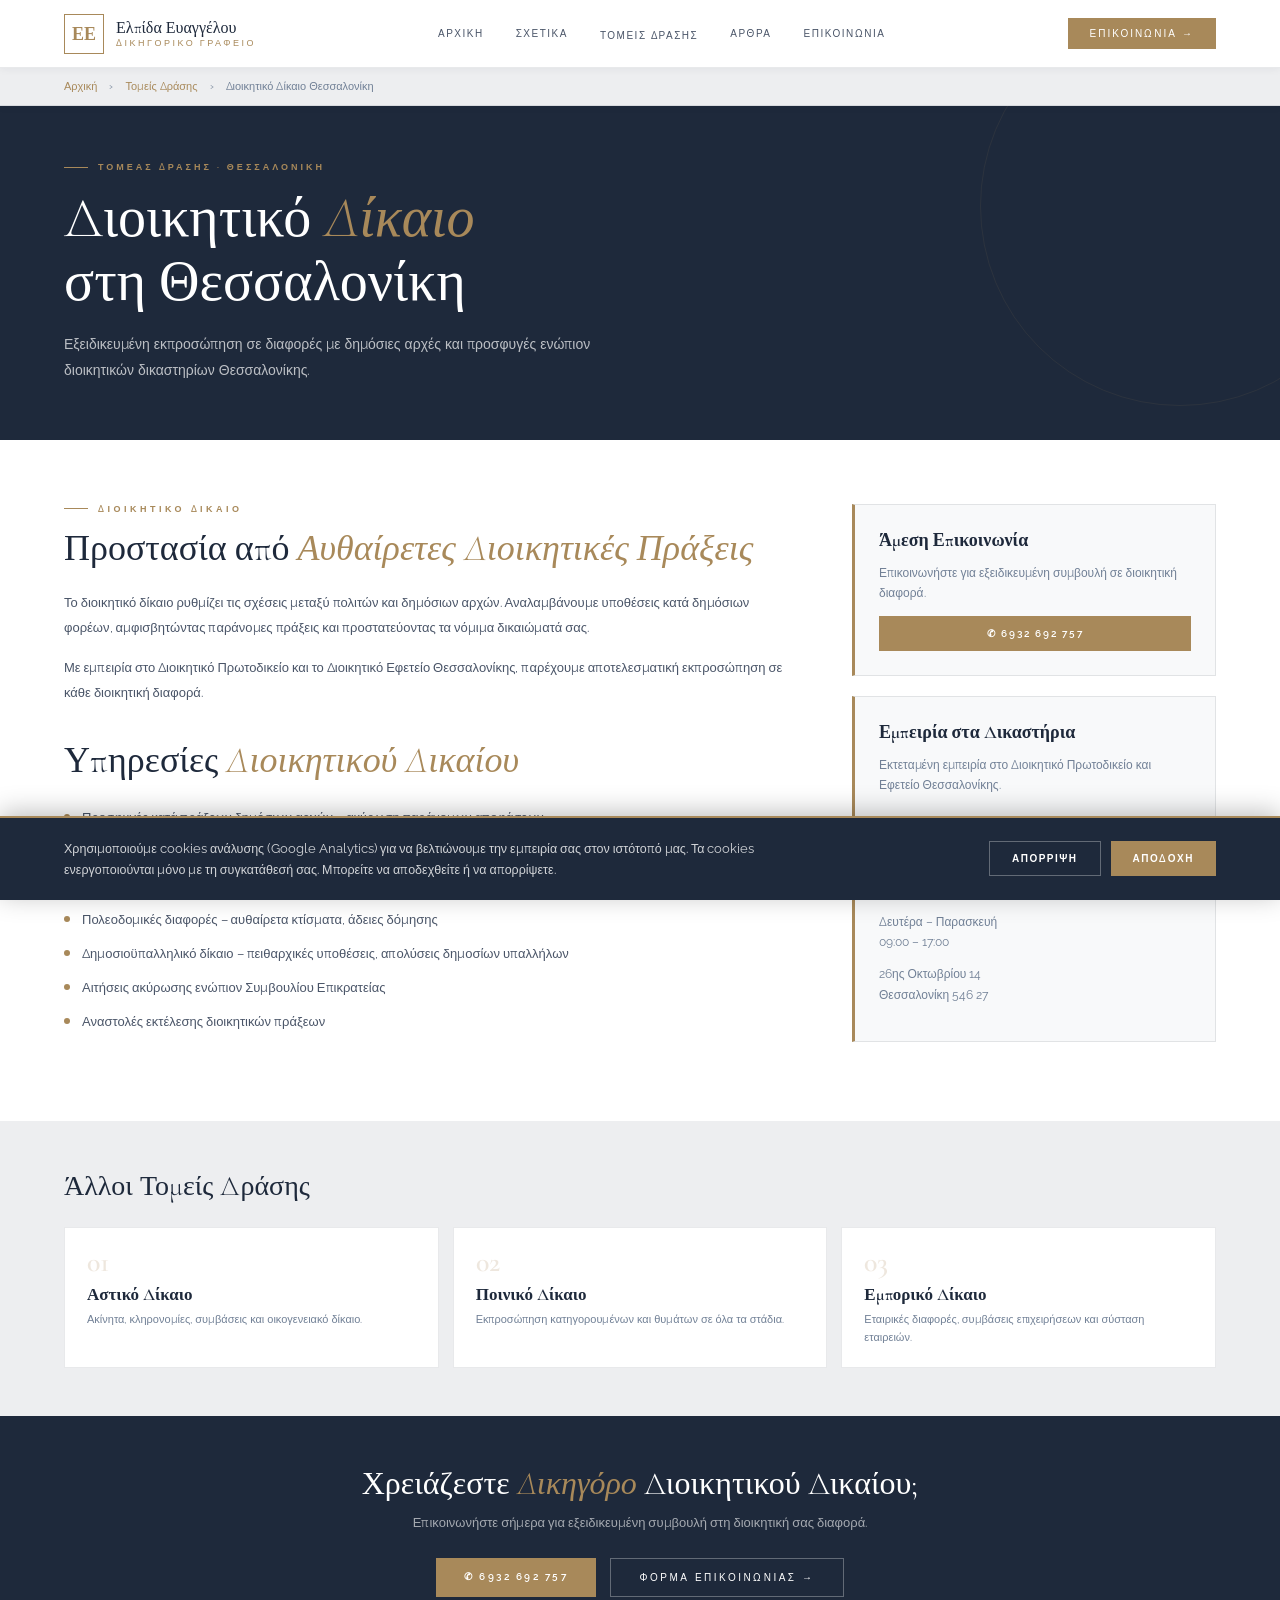
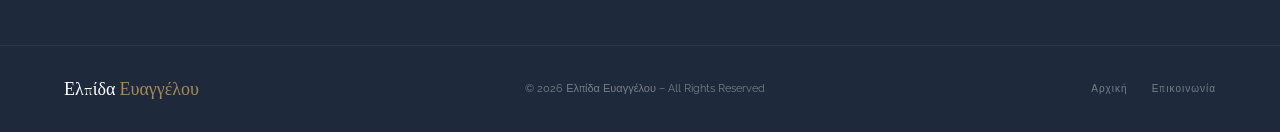
<file: dioikitiko-dikaio-thessaloniki/index.html>
<!DOCTYPE html>
<html lang="el">
<head>
<meta charset="UTF-8">
<meta name="viewport" content="width=device-width, initial-scale=1.0">
<!-- Cookie consent + Google Analytics (loads only after consent) -->
<script src="/consent.js" defer></script>
<title>Διοικητικό Δίκαιο Θεσσαλονίκη | Δικηγόρος Ελπίδα Ευαγγέλου</title>
<meta name="description" content="Δικηγόρος Διοικητικού Δικαίου στη Θεσσαλονίκη. Προσφυγές σε διοικητικά δικαστήρια, σχέσεις με δημόσιες αρχές. Ελπίδα Ευαγγέλου – 35+ χρόνια εμπειρίας.">
<meta name="keywords" content="διοικητικό δίκαιο θεσσαλονίκη, δικηγόρος διοικητικά, προσφυγή διοικητικό δικαστήριο θεσσαλονίκη, δημόσιο δίκαιο θεσσαλονίκη">
<link rel="canonical" href="https://www.evangeloulaw.gr/dioikitiko-dikaio-thessaloniki">
<!-- Open Graph / social preview -->
<meta property="og:type" content="website">
<meta property="og:locale" content="el_GR">
<meta property="og:site_name" content="Δικηγορικό Γραφείο Ελπίδα Ευαγγέλου">
<meta property="og:title" content="Διοικητικό Δίκαιο Θεσσαλονίκη | Δικηγόρος Ελπίδα Ευαγγέλου">
<meta property="og:description" content="Δικηγόρος Διοικητικού Δικαίου στη Θεσσαλονίκη. Προσφυγές σε διοικητικά δικαστήρια, σχέσεις με δημόσιες αρχές. Ελπίδα Ευαγγέλου – 35+ χρόνια εμπειρίας.">
<meta property="og:url" content="https://www.evangeloulaw.gr/dioikitiko-dikaio-thessaloniki">
<meta name="twitter:card" content="summary">
<meta name="twitter:title" content="Διοικητικό Δίκαιο Θεσσαλονίκη | Δικηγόρος Ελπίδα Ευαγγέλου">
<meta name="twitter:description" content="Δικηγόρος Διοικητικού Δικαίου στη Θεσσαλονίκη. Προσφυγές σε διοικητικά δικαστήρια, σχέσεις με δημόσιες αρχές. Ελπίδα Ευαγγέλου – 35+ χρόνια εμπειρίας.">
<link rel="icon" type="image/svg+xml" href="/favicon.svg">
<link rel="apple-touch-icon" href="/favicon.svg">
<link href="https://fonts.googleapis.com/css2?family=Cormorant+Garamond:ital,wght@0,300;0,400;0,600;1,300;1,400&family=Raleway:wght@300;400;500;600&display=swap" rel="stylesheet">
<script type="application/ld+json">
{
  "@context": "https://schema.org",
  "@type": "LegalService",
  "name": "Δικηγορικό Γραφείο Ελπίδα Ευαγγέλου – Διοικητικό Δίκαιο",
  "description": "Εξειδικευμένες νομικές υπηρεσίες διοικητικού δικαίου στη Θεσσαλονίκη",
  "url": "https://www.evangeloulaw.gr/dioikitiko-dikaio-thessaloniki",
  "telephone": "+306932692757",
  "address": {
    "@type": "PostalAddress",
    "streetAddress": "26ης Οκτωβρίου 14",
    "addressLocality": "Θεσσαλονίκη",
    "postalCode": "546 27",
    "addressCountry": "GR"
  },
  "areaServed": "Θεσσαλονίκη",
  "serviceType": "Διοικητικό Δίκαιο"
}
</script>
<style>
  *, *::before, *::after { margin: 0; padding: 0; box-sizing: border-box; }
  :root {
    --bg: #F8F9FA; --bg-section: #EDEEF0; --navy: #1E293B; --navy-mid: #2E3F55;
    --muted-gold: #A8895A; --muted-gold-light: #C4A97A; --muted-gold-pale: #F0E8D8;
    --text-body: #4A5568; --text-muted: #718096; --border: rgba(30,41,59,0.1);
    --border-gold: rgba(168,137,90,0.3); --white: #FFFFFF;
  }
  body { font-family: 'Raleway', sans-serif; background: var(--bg); color: var(--navy); overflow-x: hidden; }
  nav { position: sticky; top: 0; z-index: 1000; background: var(--white); border-bottom: 1px solid var(--border); display: flex; align-items: center; justify-content: space-between; padding: 0 5vw; height: 68px; box-shadow: 0 1px 8px rgba(30,41,59,0.06); }
  .logo { display: flex; align-items: center; gap: 12px; text-decoration: none; }
  .logo-icon { width: 40px; height: 40px; border: 1.5px solid var(--muted-gold); display: flex; align-items: center; justify-content: center; font-family: 'Cormorant Garamond', serif; font-size: 18px; color: var(--muted-gold); font-weight: 600; }
  .logo-text { font-family: 'Cormorant Garamond', serif; font-size: 16px; color: var(--navy); line-height: 1.2; font-weight: 400; }
  .logo-text span { display: block; font-size: 9px; letter-spacing: 2.5px; color: var(--muted-gold); font-family: 'Raleway', sans-serif; font-weight: 500; text-transform: uppercase; }
  .nav-links { display: flex; align-items: center; gap: 32px; }
  .nav-links a { color: var(--text-body); text-decoration: none; font-size: 10px; letter-spacing: 1.5px; text-transform: uppercase; font-weight: 500; transition: color 0.2s; }
  .nav-links a:hover { color: var(--muted-gold); }
  .nav-cta { background: var(--muted-gold); color: var(--white); padding: 10px 22px; font-size: 10px; letter-spacing: 2px; text-transform: uppercase; font-family: 'Raleway', sans-serif; font-weight: 500; border: none; cursor: pointer; transition: all 0.2s; text-decoration: none; }
  .nav-cta:hover { background: var(--navy-mid); }
  .breadcrumb { background: var(--bg-section); padding: 12px 5vw; border-bottom: 1px solid var(--border); font-size: 11px; color: var(--text-muted); display: flex; gap: 6px; align-items: center; flex-wrap: wrap; justify-content: flex-start; height: auto; position: relative; z-index: 1; }
  .breadcrumb a { color: var(--muted-gold); text-decoration: none; }
  .breadcrumb span { margin: 0 6px; }
  .page-hero { background: var(--navy); padding: 56px 5vw; position: relative; overflow: hidden; }
  .page-hero::before { content: ''; position: absolute; right: -100px; top: -100px; width: 400px; height: 400px; border: 1px solid rgba(168,137,90,0.1); border-radius: 50%; }
  .page-eyebrow { font-size: 9px; letter-spacing: 3px; color: var(--muted-gold); text-transform: uppercase; font-weight: 600; margin-bottom: 14px; display: flex; align-items: center; gap: 10px; }
  .page-eyebrow::before { content: ''; width: 24px; height: 1px; background: var(--muted-gold); }
  .page-hero h1 { font-family: 'Cormorant Garamond', serif; font-size: clamp(32px, 4.5vw, 56px); font-weight: 300; color: var(--white); line-height: 1.15; margin-bottom: 16px; }
  .page-hero h1 em { font-style: italic; color: var(--muted-gold); }
  .page-hero p { font-size: 14px; color: rgba(255,255,255,0.7); line-height: 1.9; max-width: 600px; }
  .content-section { padding: 64px 5vw; background: var(--white); }
  .content-grid { display: grid; grid-template-columns: 2fr 1fr; gap: 60px; align-items: start; }
  .section-label { font-size: 9px; letter-spacing: 3.5px; color: var(--muted-gold); text-transform: uppercase; font-weight: 600; margin-bottom: 12px; display: flex; align-items: center; gap: 10px; }
  .section-label::before { content: ''; width: 24px; height: 1px; background: var(--muted-gold); }
  .content-main h2 { font-family: 'Cormorant Garamond', serif; font-size: clamp(24px, 3vw, 36px); font-weight: 300; color: var(--navy); line-height: 1.25; margin-bottom: 20px; }
  .content-main h2 em { font-style: italic; color: var(--muted-gold); }
  .content-main p { font-size: 13px; color: var(--text-body); line-height: 1.9; margin-bottom: 16px; }
  .service-list { list-style: none; margin: 24px 0; display: flex; flex-direction: column; gap: 12px; }
  .service-list li { display: flex; align-items: flex-start; gap: 12px; font-size: 13px; color: var(--text-body); line-height: 1.7; }
  .service-list li::before { content: ''; flex-shrink: 0; width: 6px; height: 6px; background: var(--muted-gold); border-radius: 50%; margin-top: 7px; }
  .sidebar { display: flex; flex-direction: column; gap: 20px; }
  .sidebar-card { background: var(--bg); border: 1px solid var(--border); border-left: 3px solid var(--muted-gold); padding: 24px; }
  .sidebar-card h4 { font-family: 'Cormorant Garamond', serif; font-size: 18px; color: var(--navy); margin-bottom: 12px; font-weight: 600; }
  .sidebar-card p { font-size: 12px; color: var(--text-muted); line-height: 1.7; margin-bottom: 12px; }
  .sidebar-phone { display: block; background: var(--muted-gold); color: var(--white); padding: 12px 20px; text-align: center; font-size: 10px; letter-spacing: 2px; text-transform: uppercase; font-weight: 600; text-decoration: none; font-family: 'Raleway', sans-serif; transition: background 0.2s; }
  .sidebar-phone:hover { background: var(--navy-mid); }
  .other-areas { background: var(--bg-section); padding: 48px 5vw; }
  .other-areas h3 { font-family: 'Cormorant Garamond', serif; font-size: 28px; font-weight: 300; color: var(--navy); margin-bottom: 24px; }
  .areas-grid { display: grid; grid-template-columns: repeat(auto-fit, minmax(200px, 1fr)); gap: 14px; }
  .area-link { background: var(--white); border: 1px solid var(--border); padding: 20px 22px; text-decoration: none; transition: all 0.2s; display: block; }
  .area-link:hover { border-color: var(--muted-gold); box-shadow: 0 4px 16px rgba(30,41,59,0.08); }
  .area-link-num { font-family: 'Cormorant Garamond', serif; font-size: 28px; color: rgba(168,137,90,0.2); font-weight: 600; line-height: 1; margin-bottom: 8px; }
  .area-link h4 { font-family: 'Cormorant Garamond', serif; font-size: 17px; color: var(--navy); font-weight: 600; margin-bottom: 6px; }
  .area-link p { font-size: 11px; color: var(--text-muted); line-height: 1.6; }
  .cta-section { background: var(--navy); padding: 48px 5vw; text-align: center; }
  .cta-section h2 { font-family: 'Cormorant Garamond', serif; font-size: 32px; font-weight: 300; color: var(--white); margin-bottom: 12px; }
  .cta-section h2 em { font-style: italic; color: var(--muted-gold); }
  .cta-section p { font-size: 13px; color: rgba(255,255,255,0.6); margin-bottom: 28px; }
  .cta-buttons { display: flex; gap: 14px; justify-content: center; flex-wrap: wrap; }
  .btn-gold { background: var(--muted-gold); color: var(--white); padding: 13px 28px; font-size: 10px; letter-spacing: 2.5px; text-transform: uppercase; font-weight: 600; border: none; cursor: pointer; font-family: 'Raleway', sans-serif; transition: background 0.2s; text-decoration: none; display: inline-block; }
  .btn-gold:hover { background: var(--muted-gold-light); }
  .btn-white { background: transparent; color: var(--white); padding: 13px 28px; font-size: 10px; letter-spacing: 2.5px; text-transform: uppercase; font-weight: 500; border: 1.5px solid rgba(255,255,255,0.3); cursor: pointer; font-family: 'Raleway', sans-serif; transition: all 0.2s; text-decoration: none; display: inline-block; }
  .btn-white:hover { border-color: var(--muted-gold); color: var(--muted-gold); }
  footer { background: var(--navy); border-top: 1px solid rgba(255,255,255,0.06); padding: 32px 5vw; display: flex; align-items: center; justify-content: space-between; flex-wrap: wrap; gap: 16px; }
  .footer-logo { font-family: 'Cormorant Garamond', serif; font-size: 18px; color: var(--white); }
  .footer-logo span { color: var(--muted-gold); }
  .footer-copy { font-size: 11px; color: rgba(255,255,255,0.4); }
  .footer-links { display: flex; gap: 24px; }
  .footer-links a { font-size: 10px; color: rgba(255,255,255,0.4); text-decoration: none; letter-spacing: 1px; transition: color 0.2s; }
  .footer-links a:hover { color: var(--muted-gold); }
  @media (max-width: 768px) { .nav-links { display: none; } .nav-cta { display: none; } .hamburger { display: flex !important; } .content-grid { grid-template-columns: 1fr; } .areas-grid { grid-template-columns: 1fr 1fr; } }

  /* PAGE LOAD ANIMATION */
  @keyframes fadeSlideLeft {
    from { opacity: 0; transform: translateX(-56px); }
    to   { opacity: 1; transform: translateX(0); }
  }
  .breadcrumb      { animation: fadeSlideLeft 0.45s ease both; }
  .page-hero       { animation: fadeSlideLeft 0.55s ease 0.08s both; }
  .content-section { animation: fadeSlideLeft 0.65s ease 0.2s  both; }
  .other-areas     { animation: fadeSlideLeft 0.55s ease 0.1s  both; }
  .cta-section     { animation: fadeSlideLeft 0.5s  ease 0.05s both; }
  footer           { animation: fadeSlideLeft 0.45s ease 0.05s both; }

.hamburger { display: none; flex-direction: column; justify-content: center; gap: 6px; width: 30px; height: 24px; background: none; border: none; cursor: pointer; padding: 0; }
.hamburger span { display: block; width: 100%; height: 2px; background: var(--navy); transition: transform 0.3s ease, opacity 0.3s ease; }
.hamburger.open span:nth-child(1) { transform: translateY(8px) rotate(45deg); }
.hamburger.open span:nth-child(2) { opacity: 0; }
.hamburger.open span:nth-child(3) { transform: translateY(-8px) rotate(-45deg); }
.mobile-menu {
  position: fixed; inset: 0; background: var(--navy); z-index: 3000;
  display: flex; flex-direction: column; align-items: center; justify-content: center; gap: 28px;
  clip-path: circle(0px at calc(100% - 38px) 34px);
  transition: clip-path 0.6s cubic-bezier(0.65,0,0.35,1);
  visibility: hidden;
}
.mobile-menu.open { visibility: visible; clip-path: circle(150% at calc(100% - 38px) 34px); }
.mobile-menu > a {
  color: var(--white); text-decoration: none; font-family: 'Cormorant Garamond', serif;
  font-size: 26px; font-weight: 300; letter-spacing: 0.4px;
  opacity: 0; transform: translateY(16px); transition: opacity 0.4s ease, transform 0.4s ease;
}
.mobile-menu.open > a { opacity: 1; transform: translateY(0); }
.mobile-menu.open > a:nth-child(1) { transition-delay: .12s; }
.mobile-menu.open > a:nth-child(2) { transition-delay: .17s; }
.mobile-menu.open > a:nth-child(3) { transition-delay: .22s; }
.mobile-menu.open > a:nth-child(4) { transition-delay: .27s; }
.mobile-menu.open > a:nth-child(5) { transition-delay: .32s; }
.mobile-menu > a:last-of-type {
  margin-top: 8px; background: var(--muted-gold); color: var(--white);
  padding: 14px 36px; font-family: 'Raleway', sans-serif; font-size: 11px;
  letter-spacing: 2.5px; text-transform: uppercase; font-weight: 600;
}
.menu-close { position: absolute; top: 14px; right: 20px; width: 44px; height: 44px; background: none; border: none; cursor: pointer; z-index: 5; }
.menu-close::before, .menu-close::after { content: ''; position: absolute; left: 9px; top: 21px; width: 26px; height: 2px; background: var(--white); }
.menu-close::before { transform: rotate(45deg); }
.menu-close::after { transform: rotate(-45deg); }
@media (min-width: 769px) { .hamburger, .mobile-menu { display: none !important; } }
.nav-dropdown { position: relative; }
.nav-dropdown > .dropdown-panel { position: absolute; top: 100%; left: 0; min-width: 250px; background: #FFFFFF; border: 1px solid rgba(30,41,59,0.1); box-shadow: 0 12px 34px rgba(30,41,59,0.14); padding: 8px; display: flex; flex-direction: column; opacity: 0; visibility: hidden; transform: translateY(8px); transition: opacity 0.22s ease, transform 0.22s ease; z-index: 1200; }
.nav-dropdown:hover > .dropdown-panel { opacity: 1; visibility: visible; transform: translateY(0); }
.nav-dropdown .dropdown-panel a { padding: 10px 14px; font-size: 11px; letter-spacing: 0.5px; text-transform: none; color: #4A5568; white-space: nowrap; font-weight: 500; transition: background 0.15s ease, color 0.15s ease; }
.nav-dropdown .dropdown-panel a:hover { background: #EDEEF0; color: #A8895A; }
.mm-group { display: flex; flex-direction: column; align-items: center; opacity: 0; transform: translateY(16px); transition: opacity 0.4s ease, transform 0.4s ease; transition-delay: .22s; }
.mobile-menu.open .mm-group { opacity: 1; transform: translateY(0); }
.mm-toggle { background: none; border: none; cursor: pointer; color: #fff; font-family: 'Cormorant Garamond', serif; font-size: 26px; font-weight: 300; letter-spacing: 0.4px; display: inline-flex; align-items: center; gap: 8px; }
.mm-toggle::after { content: '\25BE'; font-size: 15px; transition: transform 0.3s ease; }
.mm-group.open .mm-toggle::after { transform: rotate(180deg); }
.mm-sub { display: flex; flex-direction: column; align-items: center; gap: 14px; max-height: 0; overflow: hidden; opacity: 0; margin-top: 0; transition: max-height 0.4s ease, opacity 0.3s ease, margin-top 0.4s ease; }
.mm-group.open .mm-sub { max-height: 420px; opacity: 1; margin-top: 18px; }
.mm-sub a { color: rgba(255,255,255,0.72); text-decoration: none; font-family: 'Raleway', sans-serif; font-size: 14px; font-weight: 400; letter-spacing: 0.3px; }
.mm-sub a:hover { color: #fff; }
</style>
</head>
<body>
<a href="#main-content" class="skip-link" style="position:absolute;left:-9999px;top:0;z-index:9999;background:#1E293B;color:#fff;padding:10px 16px;" onfocus="this.style.left='0'" onblur="this.style.left='-9999px'">Μετάβαση στο περιεχόμενο</a>

<nav>
  <a href="/" class="logo">
    <div class="logo-icon">ΕΕ</div>
    <div class="logo-text">Ελπίδα Ευαγγέλου<span>Δικηγορικό Γραφείο</span></div>
  </a>
  <div class="nav-links">
    <a href="/">Αρχική</a>
    <a href="/#about">Σχετικά</a>
    <div class="nav-dropdown"><a href="/#practice">Τομείς Δράσης</a><div class="dropdown-panel"><a href="/agorapwlisies-akineton-thessaloniki">Αγοραπωλησίες Ακινήτων Θεσσαλονίκη</a><a href="/agorapwlisies-akineton-xalkidiki">Αγοραπωλησίες Ακινήτων Χαλκιδική</a><a href="/astiko-dikaio-thessaloniki">Αστικό Δίκαιο</a><a href="/poiniko-dikaio-thessaloniki">Ποινικό Δίκαιο</a><a href="/emporiko-dikaio-thessaloniki">Εμπορικό Δίκαιο</a><a href="/dioikitiko-dikaio-thessaloniki">Διοικητικό Δίκαιο</a></div></div>
    <a href="/arthra">Άρθρα</a>
    <a href="/epikoinonia">Επικοινωνία</a>
  </div>
  <a href="/epikoinonia" class="nav-cta">Επικοινωνία &rarr;</a>
  <button class="hamburger" onclick="toggleMobileMenu()" aria-label="Μενού" aria-expanded="false"><span></span><span></span><span></span></button>
</nav>
<div class="mobile-menu" id="mobileMenu">
    <a href="/">Αρχική</a>
    <a href="/#about">Σχετικά</a>
    <div class="mm-group"><button class="mm-toggle" onclick="this.parentElement.classList.toggle('open')">Τομείς Δράσης</button><div class="mm-sub"><a href="/agorapwlisies-akineton-thessaloniki">Αγοραπωλησίες Θεσσαλονίκη</a><a href="/agorapwlisies-akineton-xalkidiki">Αγοραπωλησίες Χαλκιδική</a><a href="/astiko-dikaio-thessaloniki">Αστικό Δίκαιο</a><a href="/poiniko-dikaio-thessaloniki">Ποινικό Δίκαιο</a><a href="/emporiko-dikaio-thessaloniki">Εμπορικό Δίκαιο</a><a href="/dioikitiko-dikaio-thessaloniki">Διοικητικό Δίκαιο</a></div></div>
    <a href="/arthra">Άρθρα</a>
    <a href="/epikoinonia">Επικοινωνία</a>
  <button class="menu-close" onclick="closeMobileMenu()" aria-label="Κλείσιμο"></button></div>


<nav class="breadcrumb" aria-label="breadcrumb">
  <a href="/">Αρχική</a>
  <span>›</span>
  <a href="/#practice">Τομείς Δράσης</a>
  <span>›</span>
  Διοικητικό Δίκαιο Θεσσαλονίκη
</nav>

<main id="main-content">
<section class="page-hero">
  <div class="page-eyebrow">Τομέας Δράσης · Θεσσαλονίκη</div>
  <h1>Διοικητικό <em>Δίκαιο</em><br>στη Θεσσαλονίκη</h1>
  <p>Εξειδικευμένη εκπροσώπηση σε διαφορές με δημόσιες αρχές και προσφυγές ενώπιον διοικητικών δικαστηρίων Θεσσαλονίκης.</p>
</section>

<section class="content-section">
  <div class="content-grid">
    <div class="content-main">
      <div class="section-label">Διοικητικό Δίκαιο</div>
      <h2>Προστασία από <em>Αυθαίρετες Διοικητικές Πράξεις</em></h2>
      <p>Το διοικητικό δίκαιο ρυθμίζει τις σχέσεις μεταξύ πολιτών και δημόσιων αρχών. Αναλαμβάνουμε υποθέσεις κατά δημόσιων φορέων, αμφισβητώντας παράνομες πράξεις και προστατεύοντας τα νόμιμα δικαιώματά σας.</p>
      <p>Με εμπειρία στο Διοικητικό Πρωτοδικείο και το Διοικητικό Εφετείο Θεσσαλονίκης, παρέχουμε αποτελεσματική εκπροσώπηση σε κάθε διοικητική διαφορά.</p>

      <h2 style="margin-top:32px;">Υπηρεσίες <em>Διοικητικού Δικαίου</em></h2>
      <ul class="service-list">
        <li>Προσφυγές κατά πράξεων δημόσιων αρχών – ακύρωση παράνομων αποφάσεων</li>
        <li>Φορολογικές διαφορές – αμφισβήτηση πράξεων ΑΑΔΕ, βεβαιώσεις φόρου</li>
        <li>Αναγκαστικές απαλλοτριώσεις – αποζημίωση για απαλλοτριωμένα ακίνητα</li>
        <li>Πολεοδομικές διαφορές – αυθαίρετα κτίσματα, άδειες δόμησης</li>
        <li>Δημοσιοϋπαλληλικό δίκαιο – πειθαρχικές υποθέσεις, απολύσεις δημοσίων υπαλλήλων</li>
        <li>Αιτήσεις ακύρωσης ενώπιον Συμβουλίου Επικρατείας</li>
        <li>Αναστολές εκτέλεσης διοικητικών πράξεων</li>
      </ul>
    </div>

    <aside class="sidebar">
      <div class="sidebar-card">
        <h4>Άμεση Επικοινωνία</h4>
        <p>Επικοινωνήστε για εξειδικευμένη συμβουλή σε διοικητική διαφορά.</p>
        <a href="tel:+306932692757" class="sidebar-phone">&#9990; 6932 692 757</a>
      </div>
      <div class="sidebar-card">
        <h4>Εμπειρία στα Δικαστήρια</h4>
        <p>Εκτεταμένη εμπειρία στο Διοικητικό Πρωτοδικείο και Εφετείο Θεσσαλονίκης.</p>
      </div>
      <div class="sidebar-card">
        <h4>Ώρες Λειτουργίας</h4>
        <p>Δευτέρα – Παρασκευή<br>09:00 – 17:00</p>
        <p style="margin-top:8px;">26ης Οκτωβρίου 14<br>Θεσσαλονίκη 546 27</p>
      </div>
    </aside>
  </div>
</section>

<section class="other-areas">
  <h3>Άλλοι Τομείς Δράσης</h3>
  <div class="areas-grid">
    <a href="/astiko-dikaio-thessaloniki" class="area-link">
      <div class="area-link-num">01</div>
      <h4>Αστικό Δίκαιο</h4>
      <p>Ακίνητα, κληρονομίες, συμβάσεις και οικογενειακό δίκαιο.</p>
    </a>
    <a href="/poiniko-dikaio-thessaloniki" class="area-link">
      <div class="area-link-num">02</div>
      <h4>Ποινικό Δίκαιο</h4>
      <p>Εκπροσώπηση κατηγορουμένων και θυμάτων σε όλα τα στάδια.</p>
    </a>
    <a href="/emporiko-dikaio-thessaloniki" class="area-link">
      <div class="area-link-num">03</div>
      <h4>Εμπορικό Δίκαιο</h4>
      <p>Εταιρικές διαφορές, συμβάσεις επιχειρήσεων και σύσταση εταιρειών.</p>
    </a>
  </div>
</section>

<section class="cta-section">
  <h2>Χρειάζεστε <em>Δικηγόρο</em> Διοικητικού Δικαίου;</h2>
  <p>Επικοινωνήστε σήμερα για εξειδικευμένη συμβουλή στη διοικητική σας διαφορά.</p>
  <div class="cta-buttons">
    <a href="tel:+306932692757" class="btn-gold">&#9990; 6932 692 757</a>
    <a href="/epikoinonia" class="btn-white">Φόρμα Επικοινωνίας &rarr;</a>
  </div>
</section>

</main>
<footer>
  <div class="footer-logo">Ελπίδα <span>Ευαγγέλου</span></div>
  <div class="footer-copy">&copy; 2026 Ελπίδα Ευαγγέλου &ndash; All Rights Reserved</div>
  <div class="footer-links">
    <a href="/">Αρχική</a>
    <a href="/epikoinonia">Επικοινωνία</a>
  </div>
</footer>

<script>
function openMobileMenu(){
  document.querySelector('nav').classList.add('menu-open');
  document.querySelector('.hamburger').classList.add('open');
  document.querySelector('.mobile-menu').classList.add('open');
  document.body.style.overflow = 'hidden';
}
function closeMobileMenu(){
  document.querySelector('nav').classList.remove('menu-open');
  document.querySelector('.hamburger').classList.remove('open');
  document.querySelector('.mobile-menu').classList.remove('open');
  document.body.style.overflow = '';
}
function toggleMobileMenu(){
  document.querySelector('.mobile-menu').classList.contains('open') ? closeMobileMenu() : openMobileMenu();
}
document.addEventListener('keydown', function(e){ if (e.key === 'Escape') closeMobileMenu(); });
document.querySelectorAll('.mobile-menu > a').forEach(function(a){ a.addEventListener('click', closeMobileMenu); });
document.querySelector('.mobile-menu').addEventListener('click', function(e){ if (e.target.classList.contains('mobile-menu')) closeMobileMenu(); });
</script>
</body>
</html>
</file>
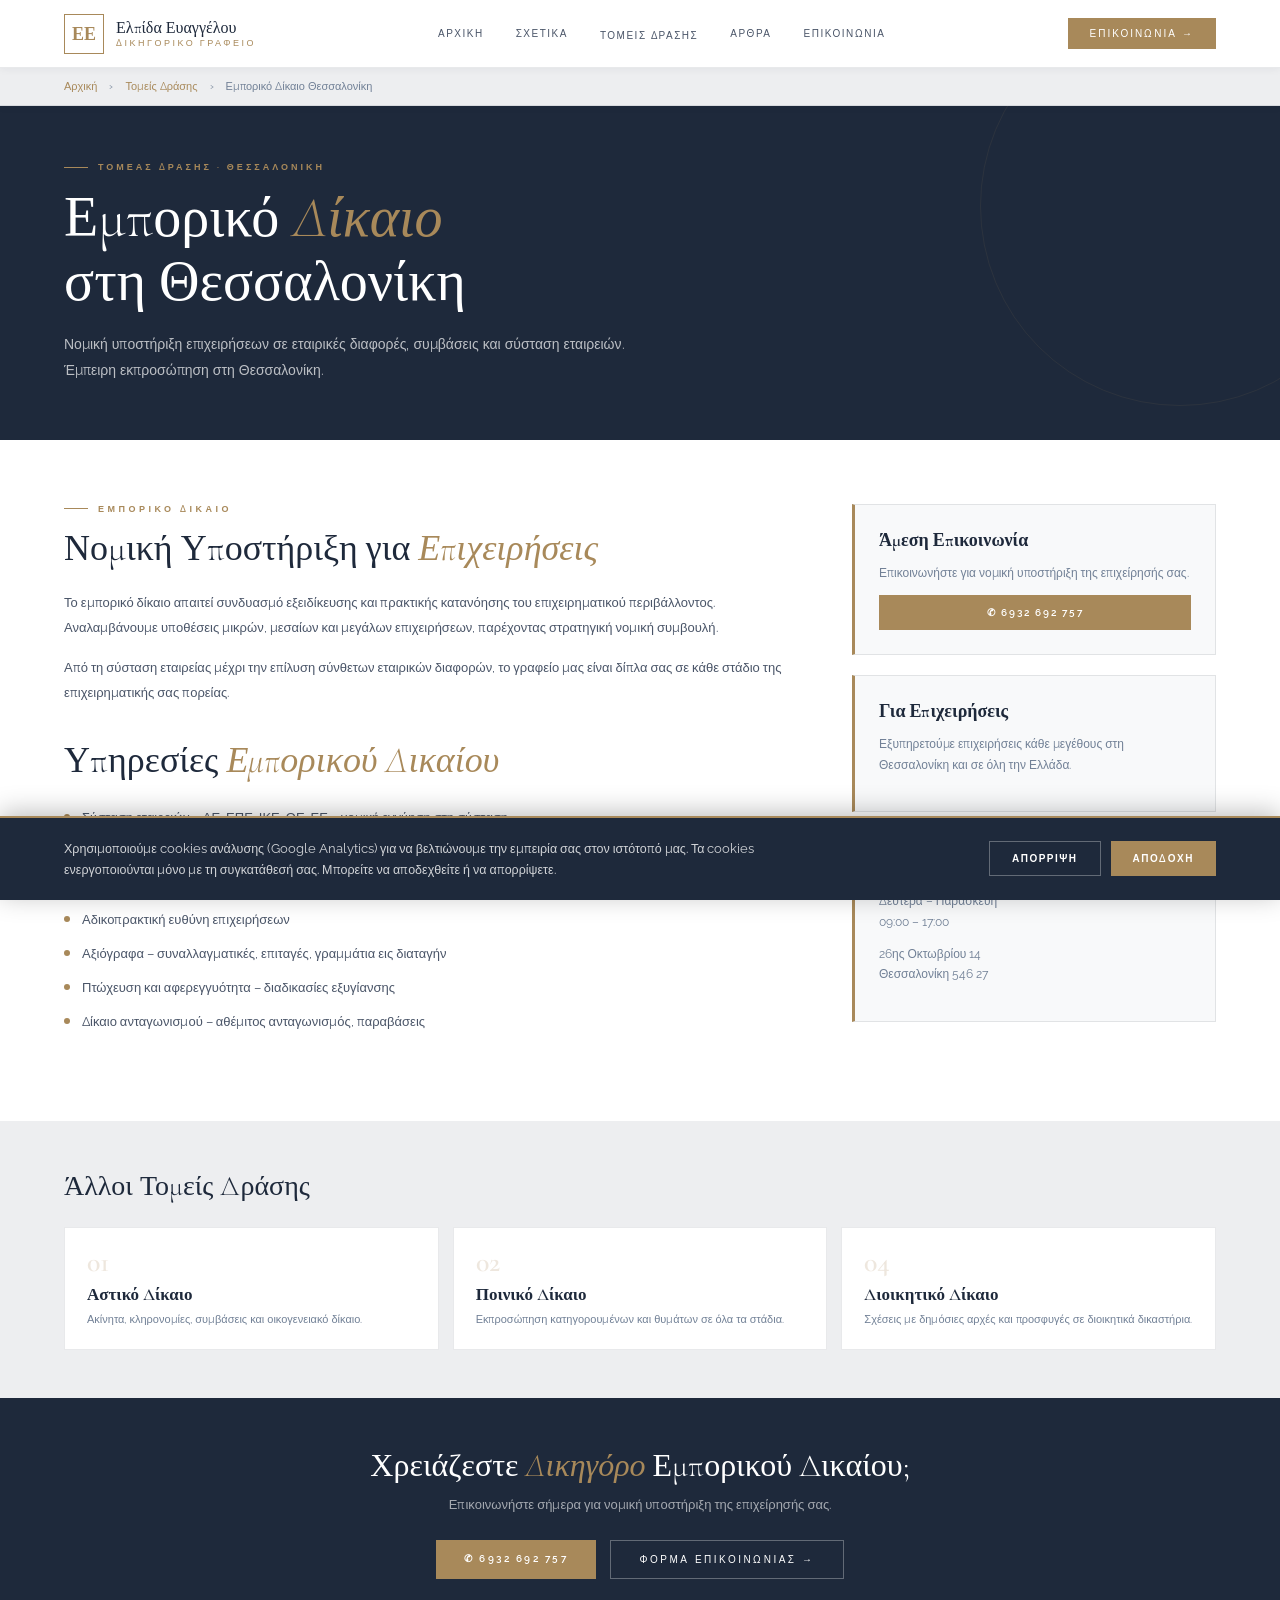
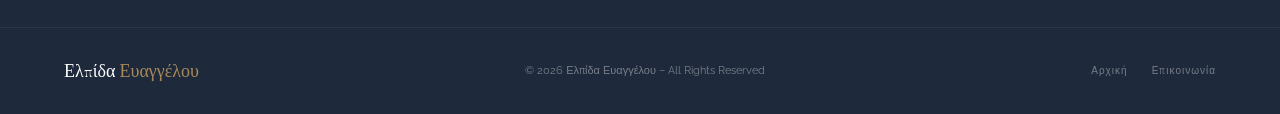
<file: emporiko-dikaio-thessaloniki/index.html>
<!DOCTYPE html>
<html lang="el">
<head>
<meta charset="UTF-8">
<meta name="viewport" content="width=device-width, initial-scale=1.0">
<!-- Cookie consent + Google Analytics (loads only after consent) -->
<script src="/consent.js" defer></script>
<title>Εμπορικό Δίκαιο Θεσσαλονίκη | Δικηγόρος Ελπίδα Ευαγγέλου</title>
<meta name="description" content="Δικηγόρος Εμπορικού Δικαίου στη Θεσσαλονίκη. Εταιρικές διαφορές, συμβάσεις επιχειρήσεων, σύσταση εταιρειών. Ελπίδα Ευαγγέλου – 35+ χρόνια εμπειρίας.">
<meta name="keywords" content="εμπορικό δίκαιο θεσσαλονίκη, δικηγόρος εμπορικά, εταιρικές διαφορές θεσσαλονίκη, σύσταση εταιρείας θεσσαλονίκη">
<link rel="canonical" href="https://www.evangeloulaw.gr/emporiko-dikaio-thessaloniki">
<!-- Open Graph / social preview -->
<meta property="og:type" content="website">
<meta property="og:locale" content="el_GR">
<meta property="og:site_name" content="Δικηγορικό Γραφείο Ελπίδα Ευαγγέλου">
<meta property="og:title" content="Εμπορικό Δίκαιο Θεσσαλονίκη | Δικηγόρος Ελπίδα Ευαγγέλου">
<meta property="og:description" content="Δικηγόρος Εμπορικού Δικαίου στη Θεσσαλονίκη. Εταιρικές διαφορές, συμβάσεις επιχειρήσεων, σύσταση εταιρειών. Ελπίδα Ευαγγέλου – 35+ χρόνια εμπειρίας.">
<meta property="og:url" content="https://www.evangeloulaw.gr/emporiko-dikaio-thessaloniki">
<meta name="twitter:card" content="summary">
<meta name="twitter:title" content="Εμπορικό Δίκαιο Θεσσαλονίκη | Δικηγόρος Ελπίδα Ευαγγέλου">
<meta name="twitter:description" content="Δικηγόρος Εμπορικού Δικαίου στη Θεσσαλονίκη. Εταιρικές διαφορές, συμβάσεις επιχειρήσεων, σύσταση εταιρειών. Ελπίδα Ευαγγέλου – 35+ χρόνια εμπειρίας.">
<link rel="icon" type="image/svg+xml" href="/favicon.svg">
<link rel="apple-touch-icon" href="/favicon.svg">
<link href="https://fonts.googleapis.com/css2?family=Cormorant+Garamond:ital,wght@0,300;0,400;0,600;1,300;1,400&family=Raleway:wght@300;400;500;600&display=swap" rel="stylesheet">
<script type="application/ld+json">
{
  "@context": "https://schema.org",
  "@type": "LegalService",
  "name": "Δικηγορικό Γραφείο Ελπίδα Ευαγγέλου – Εμπορικό Δίκαιο",
  "description": "Εξειδικευμένες νομικές υπηρεσίες εμπορικού δικαίου στη Θεσσαλονίκη",
  "url": "https://www.evangeloulaw.gr/emporiko-dikaio-thessaloniki",
  "telephone": "+306932692757",
  "address": {
    "@type": "PostalAddress",
    "streetAddress": "26ης Οκτωβρίου 14",
    "addressLocality": "Θεσσαλονίκη",
    "postalCode": "546 27",
    "addressCountry": "GR"
  },
  "areaServed": "Θεσσαλονίκη",
  "serviceType": "Εμπορικό Δίκαιο"
}
</script>
<style>
  *, *::before, *::after { margin: 0; padding: 0; box-sizing: border-box; }
  :root {
    --bg: #F8F9FA; --bg-section: #EDEEF0; --navy: #1E293B; --navy-mid: #2E3F55;
    --muted-gold: #A8895A; --muted-gold-light: #C4A97A; --muted-gold-pale: #F0E8D8;
    --text-body: #4A5568; --text-muted: #718096; --border: rgba(30,41,59,0.1);
    --border-gold: rgba(168,137,90,0.3); --white: #FFFFFF;
  }
  body { font-family: 'Raleway', sans-serif; background: var(--bg); color: var(--navy); overflow-x: hidden; }
  nav { position: sticky; top: 0; z-index: 1000; background: var(--white); border-bottom: 1px solid var(--border); display: flex; align-items: center; justify-content: space-between; padding: 0 5vw; height: 68px; box-shadow: 0 1px 8px rgba(30,41,59,0.06); }
  .logo { display: flex; align-items: center; gap: 12px; text-decoration: none; }
  .logo-icon { width: 40px; height: 40px; border: 1.5px solid var(--muted-gold); display: flex; align-items: center; justify-content: center; font-family: 'Cormorant Garamond', serif; font-size: 18px; color: var(--muted-gold); font-weight: 600; }
  .logo-text { font-family: 'Cormorant Garamond', serif; font-size: 16px; color: var(--navy); line-height: 1.2; font-weight: 400; }
  .logo-text span { display: block; font-size: 9px; letter-spacing: 2.5px; color: var(--muted-gold); font-family: 'Raleway', sans-serif; font-weight: 500; text-transform: uppercase; }
  .nav-links { display: flex; align-items: center; gap: 32px; }
  .nav-links a { color: var(--text-body); text-decoration: none; font-size: 10px; letter-spacing: 1.5px; text-transform: uppercase; font-weight: 500; transition: color 0.2s; }
  .nav-links a:hover { color: var(--muted-gold); }
  .nav-cta { background: var(--muted-gold); color: var(--white); padding: 10px 22px; font-size: 10px; letter-spacing: 2px; text-transform: uppercase; font-family: 'Raleway', sans-serif; font-weight: 500; border: none; cursor: pointer; transition: all 0.2s; text-decoration: none; }
  .nav-cta:hover { background: var(--navy-mid); }
  .breadcrumb { background: var(--bg-section); padding: 12px 5vw; border-bottom: 1px solid var(--border); font-size: 11px; color: var(--text-muted); display: flex; gap: 6px; align-items: center; flex-wrap: wrap; justify-content: flex-start; height: auto; position: relative; z-index: 1; }
  .breadcrumb a { color: var(--muted-gold); text-decoration: none; }
  .breadcrumb span { margin: 0 6px; }
  .page-hero { background: var(--navy); padding: 56px 5vw; position: relative; overflow: hidden; }
  .page-hero::before { content: ''; position: absolute; right: -100px; top: -100px; width: 400px; height: 400px; border: 1px solid rgba(168,137,90,0.1); border-radius: 50%; }
  .page-eyebrow { font-size: 9px; letter-spacing: 3px; color: var(--muted-gold); text-transform: uppercase; font-weight: 600; margin-bottom: 14px; display: flex; align-items: center; gap: 10px; }
  .page-eyebrow::before { content: ''; width: 24px; height: 1px; background: var(--muted-gold); }
  .page-hero h1 { font-family: 'Cormorant Garamond', serif; font-size: clamp(32px, 4.5vw, 56px); font-weight: 300; color: var(--white); line-height: 1.15; margin-bottom: 16px; }
  .page-hero h1 em { font-style: italic; color: var(--muted-gold); }
  .page-hero p { font-size: 14px; color: rgba(255,255,255,0.7); line-height: 1.9; max-width: 600px; }
  .content-section { padding: 64px 5vw; background: var(--white); }
  .content-grid { display: grid; grid-template-columns: 2fr 1fr; gap: 60px; align-items: start; }
  .section-label { font-size: 9px; letter-spacing: 3.5px; color: var(--muted-gold); text-transform: uppercase; font-weight: 600; margin-bottom: 12px; display: flex; align-items: center; gap: 10px; }
  .section-label::before { content: ''; width: 24px; height: 1px; background: var(--muted-gold); }
  .content-main h2 { font-family: 'Cormorant Garamond', serif; font-size: clamp(24px, 3vw, 36px); font-weight: 300; color: var(--navy); line-height: 1.25; margin-bottom: 20px; }
  .content-main h2 em { font-style: italic; color: var(--muted-gold); }
  .content-main p { font-size: 13px; color: var(--text-body); line-height: 1.9; margin-bottom: 16px; }
  .service-list { list-style: none; margin: 24px 0; display: flex; flex-direction: column; gap: 12px; }
  .service-list li { display: flex; align-items: flex-start; gap: 12px; font-size: 13px; color: var(--text-body); line-height: 1.7; }
  .service-list li::before { content: ''; flex-shrink: 0; width: 6px; height: 6px; background: var(--muted-gold); border-radius: 50%; margin-top: 7px; }
  .sidebar { display: flex; flex-direction: column; gap: 20px; }
  .sidebar-card { background: var(--bg); border: 1px solid var(--border); border-left: 3px solid var(--muted-gold); padding: 24px; }
  .sidebar-card h4 { font-family: 'Cormorant Garamond', serif; font-size: 18px; color: var(--navy); margin-bottom: 12px; font-weight: 600; }
  .sidebar-card p { font-size: 12px; color: var(--text-muted); line-height: 1.7; margin-bottom: 12px; }
  .sidebar-phone { display: block; background: var(--muted-gold); color: var(--white); padding: 12px 20px; text-align: center; font-size: 10px; letter-spacing: 2px; text-transform: uppercase; font-weight: 600; text-decoration: none; font-family: 'Raleway', sans-serif; transition: background 0.2s; }
  .sidebar-phone:hover { background: var(--navy-mid); }
  .other-areas { background: var(--bg-section); padding: 48px 5vw; }
  .other-areas h3 { font-family: 'Cormorant Garamond', serif; font-size: 28px; font-weight: 300; color: var(--navy); margin-bottom: 24px; }
  .areas-grid { display: grid; grid-template-columns: repeat(auto-fit, minmax(200px, 1fr)); gap: 14px; }
  .area-link { background: var(--white); border: 1px solid var(--border); padding: 20px 22px; text-decoration: none; transition: all 0.2s; display: block; }
  .area-link:hover { border-color: var(--muted-gold); box-shadow: 0 4px 16px rgba(30,41,59,0.08); }
  .area-link-num { font-family: 'Cormorant Garamond', serif; font-size: 28px; color: rgba(168,137,90,0.2); font-weight: 600; line-height: 1; margin-bottom: 8px; }
  .area-link h4 { font-family: 'Cormorant Garamond', serif; font-size: 17px; color: var(--navy); font-weight: 600; margin-bottom: 6px; }
  .area-link p { font-size: 11px; color: var(--text-muted); line-height: 1.6; }
  .cta-section { background: var(--navy); padding: 48px 5vw; text-align: center; }
  .cta-section h2 { font-family: 'Cormorant Garamond', serif; font-size: 32px; font-weight: 300; color: var(--white); margin-bottom: 12px; }
  .cta-section h2 em { font-style: italic; color: var(--muted-gold); }
  .cta-section p { font-size: 13px; color: rgba(255,255,255,0.6); margin-bottom: 28px; }
  .cta-buttons { display: flex; gap: 14px; justify-content: center; flex-wrap: wrap; }
  .btn-gold { background: var(--muted-gold); color: var(--white); padding: 13px 28px; font-size: 10px; letter-spacing: 2.5px; text-transform: uppercase; font-weight: 600; border: none; cursor: pointer; font-family: 'Raleway', sans-serif; transition: background 0.2s; text-decoration: none; display: inline-block; }
  .btn-gold:hover { background: var(--muted-gold-light); }
  .btn-white { background: transparent; color: var(--white); padding: 13px 28px; font-size: 10px; letter-spacing: 2.5px; text-transform: uppercase; font-weight: 500; border: 1.5px solid rgba(255,255,255,0.3); cursor: pointer; font-family: 'Raleway', sans-serif; transition: all 0.2s; text-decoration: none; display: inline-block; }
  .btn-white:hover { border-color: var(--muted-gold); color: var(--muted-gold); }
  footer { background: var(--navy); border-top: 1px solid rgba(255,255,255,0.06); padding: 32px 5vw; display: flex; align-items: center; justify-content: space-between; flex-wrap: wrap; gap: 16px; }
  .footer-logo { font-family: 'Cormorant Garamond', serif; font-size: 18px; color: var(--white); }
  .footer-logo span { color: var(--muted-gold); }
  .footer-copy { font-size: 11px; color: rgba(255,255,255,0.4); }
  .footer-links { display: flex; gap: 24px; }
  .footer-links a { font-size: 10px; color: rgba(255,255,255,0.4); text-decoration: none; letter-spacing: 1px; transition: color 0.2s; }
  .footer-links a:hover { color: var(--muted-gold); }
  @media (max-width: 768px) { .nav-links { display: none; } .nav-cta { display: none; } .hamburger { display: flex !important; } .content-grid { grid-template-columns: 1fr; } .areas-grid { grid-template-columns: 1fr 1fr; } }

  /* PAGE LOAD ANIMATION */
  @keyframes fadeSlideLeft {
    from { opacity: 0; transform: translateX(-56px); }
    to   { opacity: 1; transform: translateX(0); }
  }
  .breadcrumb      { animation: fadeSlideLeft 0.45s ease both; }
  .page-hero       { animation: fadeSlideLeft 0.55s ease 0.08s both; }
  .content-section { animation: fadeSlideLeft 0.65s ease 0.2s  both; }
  .other-areas     { animation: fadeSlideLeft 0.55s ease 0.1s  both; }
  .cta-section     { animation: fadeSlideLeft 0.5s  ease 0.05s both; }
  footer           { animation: fadeSlideLeft 0.45s ease 0.05s both; }

.hamburger { display: none; flex-direction: column; justify-content: center; gap: 6px; width: 30px; height: 24px; background: none; border: none; cursor: pointer; padding: 0; }
.hamburger span { display: block; width: 100%; height: 2px; background: var(--navy); transition: transform 0.3s ease, opacity 0.3s ease; }
.hamburger.open span:nth-child(1) { transform: translateY(8px) rotate(45deg); }
.hamburger.open span:nth-child(2) { opacity: 0; }
.hamburger.open span:nth-child(3) { transform: translateY(-8px) rotate(-45deg); }
.mobile-menu {
  position: fixed; inset: 0; background: var(--navy); z-index: 3000;
  display: flex; flex-direction: column; align-items: center; justify-content: center; gap: 28px;
  clip-path: circle(0px at calc(100% - 38px) 34px);
  transition: clip-path 0.6s cubic-bezier(0.65,0,0.35,1);
  visibility: hidden;
}
.mobile-menu.open { visibility: visible; clip-path: circle(150% at calc(100% - 38px) 34px); }
.mobile-menu > a {
  color: var(--white); text-decoration: none; font-family: 'Cormorant Garamond', serif;
  font-size: 26px; font-weight: 300; letter-spacing: 0.4px;
  opacity: 0; transform: translateY(16px); transition: opacity 0.4s ease, transform 0.4s ease;
}
.mobile-menu.open > a { opacity: 1; transform: translateY(0); }
.mobile-menu.open > a:nth-child(1) { transition-delay: .12s; }
.mobile-menu.open > a:nth-child(2) { transition-delay: .17s; }
.mobile-menu.open > a:nth-child(3) { transition-delay: .22s; }
.mobile-menu.open > a:nth-child(4) { transition-delay: .27s; }
.mobile-menu.open > a:nth-child(5) { transition-delay: .32s; }
.mobile-menu > a:last-of-type {
  margin-top: 8px; background: var(--muted-gold); color: var(--white);
  padding: 14px 36px; font-family: 'Raleway', sans-serif; font-size: 11px;
  letter-spacing: 2.5px; text-transform: uppercase; font-weight: 600;
}
.menu-close { position: absolute; top: 14px; right: 20px; width: 44px; height: 44px; background: none; border: none; cursor: pointer; z-index: 5; }
.menu-close::before, .menu-close::after { content: ''; position: absolute; left: 9px; top: 21px; width: 26px; height: 2px; background: var(--white); }
.menu-close::before { transform: rotate(45deg); }
.menu-close::after { transform: rotate(-45deg); }
@media (min-width: 769px) { .hamburger, .mobile-menu { display: none !important; } }
.nav-dropdown { position: relative; }
.nav-dropdown > .dropdown-panel { position: absolute; top: 100%; left: 0; min-width: 250px; background: #FFFFFF; border: 1px solid rgba(30,41,59,0.1); box-shadow: 0 12px 34px rgba(30,41,59,0.14); padding: 8px; display: flex; flex-direction: column; opacity: 0; visibility: hidden; transform: translateY(8px); transition: opacity 0.22s ease, transform 0.22s ease; z-index: 1200; }
.nav-dropdown:hover > .dropdown-panel { opacity: 1; visibility: visible; transform: translateY(0); }
.nav-dropdown .dropdown-panel a { padding: 10px 14px; font-size: 11px; letter-spacing: 0.5px; text-transform: none; color: #4A5568; white-space: nowrap; font-weight: 500; transition: background 0.15s ease, color 0.15s ease; }
.nav-dropdown .dropdown-panel a:hover { background: #EDEEF0; color: #A8895A; }
.mm-group { display: flex; flex-direction: column; align-items: center; opacity: 0; transform: translateY(16px); transition: opacity 0.4s ease, transform 0.4s ease; transition-delay: .22s; }
.mobile-menu.open .mm-group { opacity: 1; transform: translateY(0); }
.mm-toggle { background: none; border: none; cursor: pointer; color: #fff; font-family: 'Cormorant Garamond', serif; font-size: 26px; font-weight: 300; letter-spacing: 0.4px; display: inline-flex; align-items: center; gap: 8px; }
.mm-toggle::after { content: '\25BE'; font-size: 15px; transition: transform 0.3s ease; }
.mm-group.open .mm-toggle::after { transform: rotate(180deg); }
.mm-sub { display: flex; flex-direction: column; align-items: center; gap: 14px; max-height: 0; overflow: hidden; opacity: 0; margin-top: 0; transition: max-height 0.4s ease, opacity 0.3s ease, margin-top 0.4s ease; }
.mm-group.open .mm-sub { max-height: 420px; opacity: 1; margin-top: 18px; }
.mm-sub a { color: rgba(255,255,255,0.72); text-decoration: none; font-family: 'Raleway', sans-serif; font-size: 14px; font-weight: 400; letter-spacing: 0.3px; }
.mm-sub a:hover { color: #fff; }
</style>
</head>
<body>
<a href="#main-content" class="skip-link" style="position:absolute;left:-9999px;top:0;z-index:9999;background:#1E293B;color:#fff;padding:10px 16px;" onfocus="this.style.left='0'" onblur="this.style.left='-9999px'">Μετάβαση στο περιεχόμενο</a>

<nav>
  <a href="/" class="logo">
    <div class="logo-icon">ΕΕ</div>
    <div class="logo-text">Ελπίδα Ευαγγέλου<span>Δικηγορικό Γραφείο</span></div>
  </a>
  <div class="nav-links">
    <a href="/">Αρχική</a>
    <a href="/#about">Σχετικά</a>
    <div class="nav-dropdown"><a href="/#practice">Τομείς Δράσης</a><div class="dropdown-panel"><a href="/agorapwlisies-akineton-thessaloniki">Αγοραπωλησίες Ακινήτων Θεσσαλονίκη</a><a href="/agorapwlisies-akineton-xalkidiki">Αγοραπωλησίες Ακινήτων Χαλκιδική</a><a href="/astiko-dikaio-thessaloniki">Αστικό Δίκαιο</a><a href="/poiniko-dikaio-thessaloniki">Ποινικό Δίκαιο</a><a href="/emporiko-dikaio-thessaloniki">Εμπορικό Δίκαιο</a><a href="/dioikitiko-dikaio-thessaloniki">Διοικητικό Δίκαιο</a></div></div>
    <a href="/arthra">Άρθρα</a>
    <a href="/epikoinonia">Επικοινωνία</a>
  </div>
  <a href="/epikoinonia" class="nav-cta">Επικοινωνία &rarr;</a>
  <button class="hamburger" onclick="toggleMobileMenu()" aria-label="Μενού" aria-expanded="false"><span></span><span></span><span></span></button>
</nav>
<div class="mobile-menu" id="mobileMenu">
    <a href="/">Αρχική</a>
    <a href="/#about">Σχετικά</a>
    <div class="mm-group"><button class="mm-toggle" onclick="this.parentElement.classList.toggle('open')">Τομείς Δράσης</button><div class="mm-sub"><a href="/agorapwlisies-akineton-thessaloniki">Αγοραπωλησίες Θεσσαλονίκη</a><a href="/agorapwlisies-akineton-xalkidiki">Αγοραπωλησίες Χαλκιδική</a><a href="/astiko-dikaio-thessaloniki">Αστικό Δίκαιο</a><a href="/poiniko-dikaio-thessaloniki">Ποινικό Δίκαιο</a><a href="/emporiko-dikaio-thessaloniki">Εμπορικό Δίκαιο</a><a href="/dioikitiko-dikaio-thessaloniki">Διοικητικό Δίκαιο</a></div></div>
    <a href="/arthra">Άρθρα</a>
    <a href="/epikoinonia">Επικοινωνία</a>
  <button class="menu-close" onclick="closeMobileMenu()" aria-label="Κλείσιμο"></button></div>


<nav class="breadcrumb" aria-label="breadcrumb">
  <a href="/">Αρχική</a>
  <span>›</span>
  <a href="/#practice">Τομείς Δράσης</a>
  <span>›</span>
  Εμπορικό Δίκαιο Θεσσαλονίκη
</nav>

<main id="main-content">
<section class="page-hero">
  <div class="page-eyebrow">Τομέας Δράσης · Θεσσαλονίκη</div>
  <h1>Εμπορικό <em>Δίκαιο</em><br>στη Θεσσαλονίκη</h1>
  <p>Νομική υποστήριξη επιχειρήσεων σε εταιρικές διαφορές, συμβάσεις και σύσταση εταιρειών. Έμπειρη εκπροσώπηση στη Θεσσαλονίκη.</p>
</section>

<section class="content-section">
  <div class="content-grid">
    <div class="content-main">
      <div class="section-label">Εμπορικό Δίκαιο</div>
      <h2>Νομική Υποστήριξη για <em>Επιχειρήσεις</em></h2>
      <p>Το εμπορικό δίκαιο απαιτεί συνδυασμό εξειδίκευσης και πρακτικής κατανόησης του επιχειρηματικού περιβάλλοντος. Αναλαμβάνουμε υποθέσεις μικρών, μεσαίων και μεγάλων επιχειρήσεων, παρέχοντας στρατηγική νομική συμβουλή.</p>
      <p>Από τη σύσταση εταιρείας μέχρι την επίλυση σύνθετων εταιρικών διαφορών, το γραφείο μας είναι δίπλα σας σε κάθε στάδιο της επιχειρηματικής σας πορείας.</p>

      <h2 style="margin-top:32px;">Υπηρεσίες <em>Εμπορικού Δικαίου</em></h2>
      <ul class="service-list">
        <li>Σύσταση εταιρειών – ΑΕ, ΕΠΕ, ΙΚΕ, ΟΕ, ΕΕ – νομική εγγύηση στη σύσταση</li>
        <li>Εταιρικές διαφορές – διενέξεις μεταξύ εταίρων, διαχείριση εταιρικών συγκρούσεων</li>
        <li>Σύνταξη και έλεγχος επιχειρηματικών συμβάσεων</li>
        <li>Αδικοπρακτική ευθύνη επιχειρήσεων</li>
        <li>Αξιόγραφα – συναλλαγματικές, επιταγές, γραμμάτια εις διαταγήν</li>
        <li>Πτώχευση και αφερεγγυότητα – διαδικασίες εξυγίανσης</li>
        <li>Δίκαιο ανταγωνισμού – αθέμιτος ανταγωνισμός, παραβάσεις</li>
      </ul>
    </div>

    <aside class="sidebar">
      <div class="sidebar-card">
        <h4>Άμεση Επικοινωνία</h4>
        <p>Επικοινωνήστε για νομική υποστήριξη της επιχείρησής σας.</p>
        <a href="tel:+306932692757" class="sidebar-phone">&#9990; 6932 692 757</a>
      </div>
      <div class="sidebar-card">
        <h4>Για Επιχειρήσεις</h4>
        <p>Εξυπηρετούμε επιχειρήσεις κάθε μεγέθους στη Θεσσαλονίκη και σε όλη την Ελλάδα.</p>
      </div>
      <div class="sidebar-card">
        <h4>Ώρες Λειτουργίας</h4>
        <p>Δευτέρα – Παρασκευή<br>09:00 – 17:00</p>
        <p style="margin-top:8px;">26ης Οκτωβρίου 14<br>Θεσσαλονίκη 546 27</p>
      </div>
    </aside>
  </div>
</section>

<section class="other-areas">
  <h3>Άλλοι Τομείς Δράσης</h3>
  <div class="areas-grid">
    <a href="/astiko-dikaio-thessaloniki" class="area-link">
      <div class="area-link-num">01</div>
      <h4>Αστικό Δίκαιο</h4>
      <p>Ακίνητα, κληρονομίες, συμβάσεις και οικογενειακό δίκαιο.</p>
    </a>
    <a href="/poiniko-dikaio-thessaloniki" class="area-link">
      <div class="area-link-num">02</div>
      <h4>Ποινικό Δίκαιο</h4>
      <p>Εκπροσώπηση κατηγορουμένων και θυμάτων σε όλα τα στάδια.</p>
    </a>
    <a href="/dioikitiko-dikaio-thessaloniki" class="area-link">
      <div class="area-link-num">04</div>
      <h4>Διοικητικό Δίκαιο</h4>
      <p>Σχέσεις με δημόσιες αρχές και προσφυγές σε διοικητικά δικαστήρια.</p>
    </a>
  </div>
</section>

<section class="cta-section">
  <h2>Χρειάζεστε <em>Δικηγόρο</em> Εμπορικού Δικαίου;</h2>
  <p>Επικοινωνήστε σήμερα για νομική υποστήριξη της επιχείρησής σας.</p>
  <div class="cta-buttons">
    <a href="tel:+306932692757" class="btn-gold">&#9990; 6932 692 757</a>
    <a href="/epikoinonia" class="btn-white">Φόρμα Επικοινωνίας &rarr;</a>
  </div>
</section>

</main>
<footer>
  <div class="footer-logo">Ελπίδα <span>Ευαγγέλου</span></div>
  <div class="footer-copy">&copy; 2026 Ελπίδα Ευαγγέλου &ndash; All Rights Reserved</div>
  <div class="footer-links">
    <a href="/">Αρχική</a>
    <a href="/epikoinonia">Επικοινωνία</a>
  </div>
</footer>

<script>
function openMobileMenu(){
  document.querySelector('nav').classList.add('menu-open');
  document.querySelector('.hamburger').classList.add('open');
  document.querySelector('.mobile-menu').classList.add('open');
  document.body.style.overflow = 'hidden';
}
function closeMobileMenu(){
  document.querySelector('nav').classList.remove('menu-open');
  document.querySelector('.hamburger').classList.remove('open');
  document.querySelector('.mobile-menu').classList.remove('open');
  document.body.style.overflow = '';
}
function toggleMobileMenu(){
  document.querySelector('.mobile-menu').classList.contains('open') ? closeMobileMenu() : openMobileMenu();
}
document.addEventListener('keydown', function(e){ if (e.key === 'Escape') closeMobileMenu(); });
document.querySelectorAll('.mobile-menu > a').forEach(function(a){ a.addEventListener('click', closeMobileMenu); });
document.querySelector('.mobile-menu').addEventListener('click', function(e){ if (e.target.classList.contains('mobile-menu')) closeMobileMenu(); });
</script>
</body>
</html>
</file>
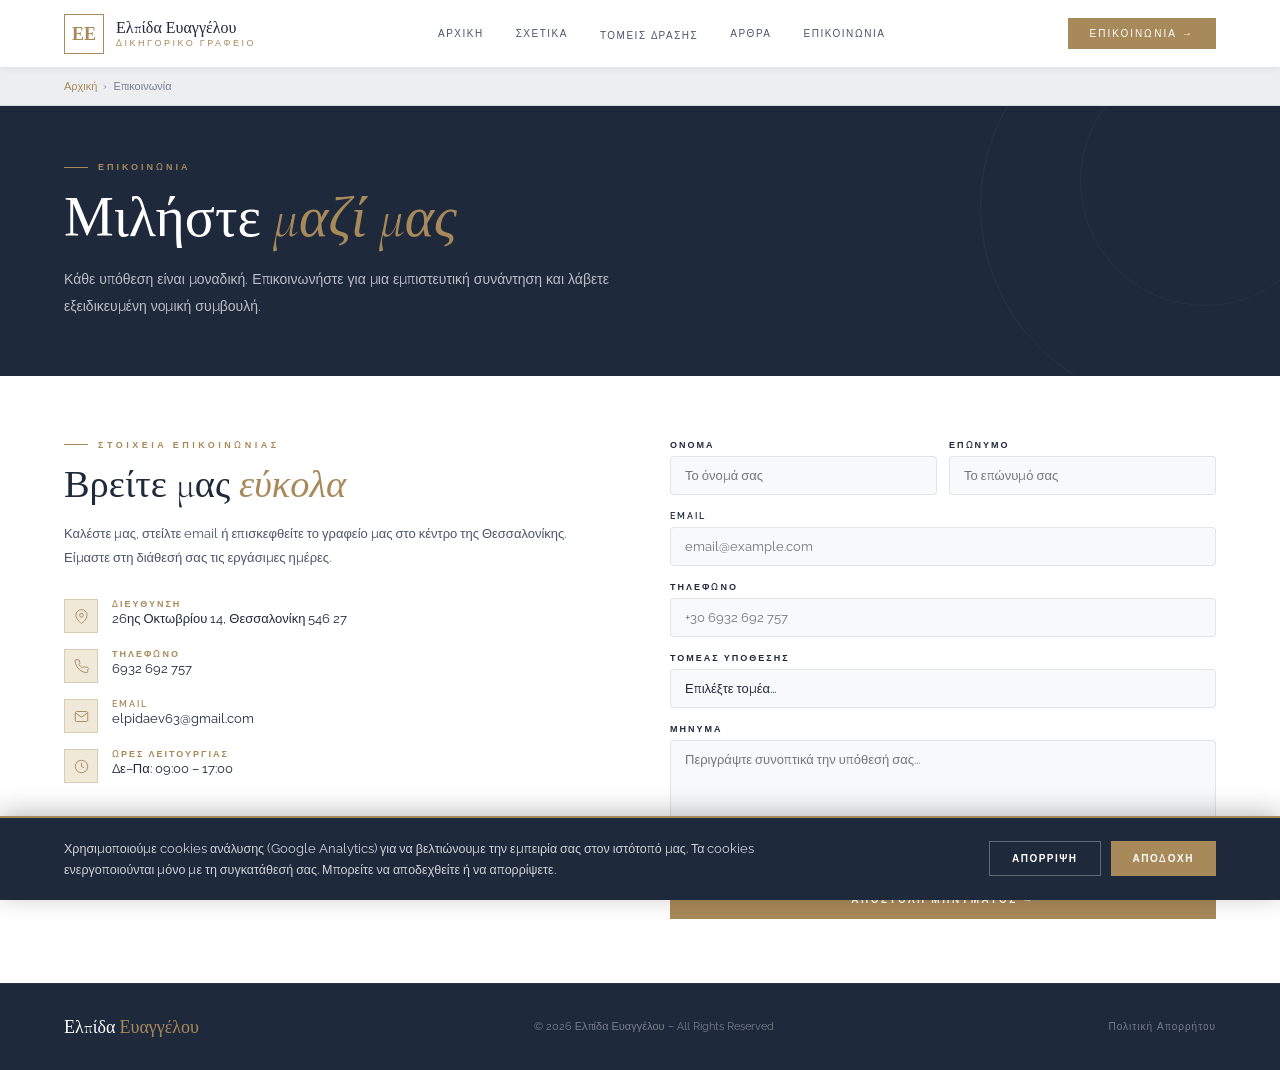
<file: epikoinonia/index.html>
<!DOCTYPE html>
<html lang="el">
<head>
<meta charset="UTF-8">
<meta name="viewport" content="width=device-width, initial-scale=1.0">
<script src="/consent.js" defer></script>
<title>Επικοινωνία | Ελπίδα Ευαγγέλου – Δικηγορικό Γραφείο Θεσσαλονίκη</title>
<meta name="description" content="Επικοινωνήστε με το δικηγορικό γραφείο Ελπίδας Ευαγγέλου στη Θεσσαλονίκη. Φόρμα επικοινωνίας, τηλέφωνο, email και διεύθυνση.">
<link rel="canonical" href="https://www.evangeloulaw.gr/epikoinonia">
<!-- Open Graph / social preview -->
<meta property="og:type" content="website">
<meta property="og:locale" content="el_GR">
<meta property="og:site_name" content="Δικηγορικό Γραφείο Ελπίδα Ευαγγέλου">
<meta property="og:title" content="Επικοινωνία | Ελπίδα Ευαγγέλου – Δικηγορικό Γραφείο Θεσσαλονίκη">
<meta property="og:description" content="Επικοινωνήστε με το δικηγορικό γραφείο Ελπίδας Ευαγγέλου στη Θεσσαλονίκη. Φόρμα επικοινωνίας, τηλέφωνο, email και διεύθυνση.">
<meta property="og:url" content="https://www.evangeloulaw.gr/epikoinonia">
<meta name="twitter:card" content="summary">
<meta name="twitter:title" content="Επικοινωνία | Ελπίδα Ευαγγέλου – Δικηγορικό Γραφείο Θεσσαλονίκη">
<meta name="twitter:description" content="Επικοινωνήστε με το δικηγορικό γραφείο Ελπίδας Ευαγγέλου στη Θεσσαλονίκη. Φόρμα επικοινωνίας, τηλέφωνο, email και διεύθυνση.">
<link rel="icon" type="image/svg+xml" href="/favicon.svg">
<link rel="apple-touch-icon" href="/favicon.svg">
<script type="application/ld+json">
{
  "@context": "https://schema.org",
  "@type": "BreadcrumbList",
  "itemListElement": [
    {"@type":"ListItem","position":1,"name":"Αρχική","item":"https://www.evangeloulaw.gr/"},
    {"@type":"ListItem","position":2,"name":"Επικοινωνία","item":"https://www.evangeloulaw.gr/epikoinonia"}
  ]
}
</script>
<link href="https://fonts.googleapis.com/css2?family=Cormorant+Garamond:ital,wght@0,300;0,400;0,600;1,300;1,400&family=Raleway:wght@300;400;500;600&display=swap" rel="stylesheet">
<style>
*, *::before, *::after { margin: 0; padding: 0; box-sizing: border-box; }
:root {
  --bg: #F8F9FA; --bg-section: #EDEEF0; --navy: #1E293B; --navy-mid: #2E3F55;
  --muted-gold: #A8895A; --muted-gold-light: #C4A97A; --muted-gold-pale: #F0E8D8;
  --text-body: #4A5568; --text-muted: #718096; --border: rgba(30,41,59,0.1);
  --border-gold: rgba(168,137,90,0.3); --white: #FFFFFF;
}
body { font-family: 'Raleway', sans-serif; background: var(--bg); color: var(--navy); overflow-x: hidden; }
nav {
  position: sticky; top: 0; z-index: 1000; background: var(--white);
  border-bottom: 1px solid var(--border); display: flex; align-items: center;
  justify-content: space-between; padding: 0 5vw; height: 68px;
  box-shadow: 0 1px 8px rgba(30,41,59,0.06);
}
.logo { display: flex; align-items: center; gap: 12px; text-decoration: none; }
.logo-icon { width: 40px; height: 40px; border: 1.5px solid var(--muted-gold); display: flex; align-items: center; justify-content: center; font-family: 'Cormorant Garamond', serif; font-size: 18px; color: var(--muted-gold); font-weight: 600; }
.logo-text { font-family: 'Cormorant Garamond', serif; font-size: 16px; color: var(--navy); line-height: 1.2; font-weight: 400; }
.logo-text span { display: block; font-size: 9px; letter-spacing: 2.5px; color: var(--muted-gold); font-family: 'Raleway', sans-serif; font-weight: 500; text-transform: uppercase; }
.nav-links { display: flex; align-items: center; gap: 32px; }
.nav-links a { color: var(--text-body); text-decoration: none; font-size: 10px; letter-spacing: 1.5px; text-transform: uppercase; font-weight: 500; transition: color 0.2s; }
.nav-links a:hover { color: var(--muted-gold); }
.nav-cta { background: var(--muted-gold); color: var(--white); padding: 10px 22px; font-size: 10px; letter-spacing: 2px; text-transform: uppercase; font-family: 'Raleway', sans-serif; font-weight: 500; border: none; cursor: pointer; transition: all 0.2s; text-decoration: none; }
.nav-cta:hover { background: var(--navy-mid); }

.breadcrumb { background: var(--bg-section); padding: 12px 5vw; border-bottom: 1px solid var(--border); font-size: 11px; color: var(--text-muted); display: flex; gap: 6px; align-items: center; flex-wrap: wrap; justify-content: flex-start; height: auto; position: relative; z-index: 1; }
.breadcrumb a { color: var(--muted-gold); text-decoration: none; }
.breadcrumb a:hover { text-decoration: underline; }

.page-hero { background: var(--navy); padding: 56px 5vw; position: relative; overflow: hidden; }
.page-hero::before { content: ''; position: absolute; right: -100px; top: -100px; width: 400px; height: 400px; border: 1px solid rgba(168,137,90,0.1); border-radius: 50%; }
.page-hero::after { content: ''; position: absolute; right: -50px; top: -50px; width: 250px; height: 250px; border: 1px solid rgba(168,137,90,0.08); border-radius: 50%; }
.page-eyebrow { font-size: 9px; letter-spacing: 3px; color: var(--muted-gold); text-transform: uppercase; font-weight: 600; margin-bottom: 14px; display: flex; align-items: center; gap: 10px; }
.page-eyebrow::before { content: ''; width: 24px; height: 1px; background: var(--muted-gold); }
.page-hero h1 { font-family: 'Cormorant Garamond', serif; font-size: clamp(32px,4.5vw,56px); font-weight: 300; color: var(--white); line-height: 1.15; margin-bottom: 16px; }
.page-hero h1 em { font-style: italic; color: var(--muted-gold); }
.page-hero p { font-size: 14px; color: rgba(255,255,255,0.7); line-height: 1.9; max-width: 620px; }

/* CONTACT — identical to index.html */
.contact { background: var(--white); padding: 64px 5vw; }
.contact-grid { display: flex; gap: 60px; align-items: flex-start; }
.contact-left { flex: 1; }
.contact-left h2 { font-family: 'Cormorant Garamond', serif; font-size: clamp(26px,3vw,40px); font-weight: 300; color: var(--navy); margin: 10px 0 14px; line-height: 1.2; }
.contact-left h2 em { font-style: italic; color: var(--muted-gold); }
.contact-left > p { font-size: 13px; color: var(--text-body); line-height: 1.9; margin-bottom: 28px; }
.contact-items { display: flex; flex-direction: column; gap: 16px; }
.section-label { font-size: 9px; letter-spacing: 3.5px; color: var(--muted-gold); text-transform: uppercase; font-weight: 600; margin-bottom: 12px; display: flex; align-items: center; gap: 10px; }
.section-label::before { content: ''; width: 24px; height: 1px; background: var(--muted-gold); }
.c-item { display: flex; align-items: flex-start; gap: 14px; }
.c-icon { width: 34px; height: 34px; flex-shrink: 0; border: 1px solid var(--border-gold); background: var(--muted-gold-pale); display: flex; align-items: center; justify-content: center; }
.c-icon svg { width: 15px; height: 15px; stroke: var(--muted-gold); fill: none; stroke-width: 1.5; }
.c-label { font-size: 9px; letter-spacing: 2px; color: var(--muted-gold); text-transform: uppercase; font-weight: 600; margin-bottom: 2px; }
.c-value { font-size: 13px; color: var(--navy); }
a.c-item { text-decoration: none; transition: all 0.2s; border-radius: 0; }
a.c-item:hover { background: var(--muted-gold-pale); padding: 6px 10px; margin: -6px -10px; }
a.c-item:hover .c-value { color: var(--muted-gold); }
.contact-right { flex: 1; position: relative; }
.form-group { margin-bottom: 16px; }
.form-group label { display: block; font-size: 9px; letter-spacing: 2px; color: var(--navy); text-transform: uppercase; font-weight: 600; margin-bottom: 6px; }
.form-group input, .form-group textarea, .form-group select {
  width: 100%; background: var(--bg); border: 1px solid var(--border);
  color: var(--navy); padding: 11px 14px; font-family: 'Raleway', sans-serif;
  font-size: 13px; outline: none; transition: border-color 0.2s; border-radius: 4px;
  -webkit-appearance: none;
}
.form-group input:focus, .form-group textarea:focus, .form-group select:focus { border-color: var(--muted-gold); background: var(--white); }
.form-group textarea { resize: vertical; min-height: 120px; }
.form-row { display: flex; gap: 12px; }
.form-row .form-group { flex: 1; }
.submit-btn {
  width: 100%; background: var(--muted-gold); color: var(--white); padding: 14px;
  font-size: 10px; letter-spacing: 2.5px; text-transform: uppercase; font-weight: 600;
  border: none; cursor: pointer; font-family: 'Raleway', sans-serif; transition: background 0.2s;
}
.submit-btn:hover { background: var(--navy-mid); }

/* SUCCESS OVERLAY */
.success-overlay {
  display: none; position: absolute; inset: 0;
  background: var(--white);
  flex-direction: column; align-items: center; justify-content: center;
  z-index: 10; padding: 40px 20px; text-align: center;
}
.success-overlay.show { display: flex; }
.success-bubble {
  width: 96px; height: 96px; border-radius: 50%;
  background: var(--muted-gold);
  display: flex; align-items: center; justify-content: center;
  margin-bottom: 24px;
  transform: scale(0);
  animation: bubblePop 0.55s cubic-bezier(0.175,0.885,0.32,1.275) forwards;
}
@keyframes bubblePop {
  0%   { transform: scale(0); opacity: 0; }
  60%  { transform: scale(1.12); opacity: 1; }
  80%  { transform: scale(0.94); }
  100% { transform: scale(1); opacity: 1; }
}
.check-svg { width: 44px; height: 44px; }
.check-path {
  stroke: #fff; stroke-width: 3.5; fill: none;
  stroke-linecap: round; stroke-linejoin: round;
  stroke-dasharray: 60; stroke-dashoffset: 60;
  animation: drawCheck 0.4s ease forwards 0.45s;
}
@keyframes drawCheck { to { stroke-dashoffset: 0; } }
.success-bubble { position: relative; }
.success-bubble::before,
.success-bubble::after {
  content: ''; position: absolute; border-radius: 50%;
  border: 2px solid var(--muted-gold); opacity: 0;
  animation: ripple 1.4s ease-out infinite;
}
.success-bubble::before { width: 120px; height: 120px; animation-delay: 0.6s; }
.success-bubble::after  { width: 150px; height: 150px; animation-delay: 0.9s; }
@keyframes ripple {
  0%   { transform: scale(0.7); opacity: 0.6; }
  100% { transform: scale(1.3); opacity: 0; }
}
.success-title {
  font-family: 'Cormorant Garamond', serif;
  font-size: 26px; font-weight: 300; color: var(--navy); margin-bottom: 10px;
  opacity: 0; transform: translateY(12px);
  animation: fadeUp 0.4s ease forwards 0.7s;
}
.success-title em { font-style: italic; color: var(--muted-gold); }
.success-msg {
  font-size: 13px; color: var(--text-body); line-height: 1.8; max-width: 300px;
  opacity: 0; transform: translateY(10px);
  animation: fadeUp 0.4s ease forwards 0.85s;
}
.success-back {
  margin-top: 24px; background: transparent; border: 1.5px solid var(--muted-gold);
  color: var(--muted-gold); padding: 10px 24px; font-size: 10px; letter-spacing: 2px;
  text-transform: uppercase; font-weight: 600; font-family: 'Raleway', sans-serif;
  cursor: pointer; transition: all 0.2s;
  opacity: 0; animation: fadeUp 0.4s ease forwards 1s;
}
.success-back:hover { background: var(--muted-gold); color: var(--white); }
@keyframes fadeUp {
  to { opacity: 1; transform: translateY(0); }
}

footer { background: var(--navy); border-top: 1px solid rgba(255,255,255,0.06); padding: 32px 5vw; display: flex; align-items: center; justify-content: space-between; flex-wrap: wrap; gap: 16px; }
.footer-logo { font-family: 'Cormorant Garamond', serif; font-size: 18px; color: var(--white); }
.footer-logo span { color: var(--muted-gold); }
.footer-copy { font-size: 11px; color: rgba(255,255,255,0.4); }
.footer-links { display: flex; gap: 24px; }
.footer-links a { font-size: 10px; color: rgba(255,255,255,0.4); text-decoration: none; letter-spacing: 1px; transition: color 0.2s; }
.footer-links a:hover { color: var(--muted-gold); }

@media (max-width: 768px) {
  .nav-links { display: none; } .nav-cta { display: none; } .hamburger { display: flex !important; }
  .contact-grid { flex-direction: column; }
}

@keyframes fadeSlideLeft {
  from { opacity: 0; transform: translateX(-56px); }
  to   { opacity: 1; transform: translateX(0); }
}
.breadcrumb      { animation: fadeSlideLeft 0.45s ease both; }
.page-hero       { animation: fadeSlideLeft 0.55s ease 0.08s both; }
.contact         { animation: fadeSlideLeft 0.65s ease 0.2s  both; }
footer           { animation: fadeSlideLeft 0.45s ease 0.05s both; }

.hamburger { display: none; flex-direction: column; justify-content: center; gap: 6px; width: 30px; height: 24px; background: none; border: none; cursor: pointer; padding: 0; }
.hamburger span { display: block; width: 100%; height: 2px; background: var(--navy); transition: transform 0.3s ease, opacity 0.3s ease; }
.hamburger.open span:nth-child(1) { transform: translateY(8px) rotate(45deg); }
.hamburger.open span:nth-child(2) { opacity: 0; }
.hamburger.open span:nth-child(3) { transform: translateY(-8px) rotate(-45deg); }
.mobile-menu {
  position: fixed; inset: 0; background: var(--navy); z-index: 3000;
  display: flex; flex-direction: column; align-items: center; justify-content: center; gap: 28px;
  clip-path: circle(0px at calc(100% - 38px) 34px);
  transition: clip-path 0.6s cubic-bezier(0.65,0,0.35,1);
  visibility: hidden;
}
.mobile-menu.open { visibility: visible; clip-path: circle(150% at calc(100% - 38px) 34px); }
.mobile-menu > a {
  color: var(--white); text-decoration: none; font-family: 'Cormorant Garamond', serif;
  font-size: 26px; font-weight: 300; letter-spacing: 0.4px;
  opacity: 0; transform: translateY(16px); transition: opacity 0.4s ease, transform 0.4s ease;
}
.mobile-menu.open > a { opacity: 1; transform: translateY(0); }
.mobile-menu.open > a:nth-child(1) { transition-delay: .12s; }
.mobile-menu.open > a:nth-child(2) { transition-delay: .17s; }
.mobile-menu.open > a:nth-child(3) { transition-delay: .22s; }
.mobile-menu.open > a:nth-child(4) { transition-delay: .27s; }
.mobile-menu.open > a:nth-child(5) { transition-delay: .32s; }
.mobile-menu > a:last-of-type {
  margin-top: 8px; background: var(--muted-gold); color: var(--white);
  padding: 14px 36px; font-family: 'Raleway', sans-serif; font-size: 11px;
  letter-spacing: 2.5px; text-transform: uppercase; font-weight: 600;
}
.menu-close { position: absolute; top: 14px; right: 20px; width: 44px; height: 44px; background: none; border: none; cursor: pointer; z-index: 5; }
.menu-close::before, .menu-close::after { content: ''; position: absolute; left: 9px; top: 21px; width: 26px; height: 2px; background: var(--white); }
.menu-close::before { transform: rotate(45deg); }
.menu-close::after { transform: rotate(-45deg); }
@media (min-width: 769px) { .hamburger, .mobile-menu { display: none !important; } }
.nav-dropdown { position: relative; }
.nav-dropdown > .dropdown-panel { position: absolute; top: 100%; left: 0; min-width: 250px; background: #FFFFFF; border: 1px solid rgba(30,41,59,0.1); box-shadow: 0 12px 34px rgba(30,41,59,0.14); padding: 8px; display: flex; flex-direction: column; opacity: 0; visibility: hidden; transform: translateY(8px); transition: opacity 0.22s ease, transform 0.22s ease; z-index: 1200; }
.nav-dropdown:hover > .dropdown-panel { opacity: 1; visibility: visible; transform: translateY(0); }
.nav-dropdown .dropdown-panel a { padding: 10px 14px; font-size: 11px; letter-spacing: 0.5px; text-transform: none; color: #4A5568; white-space: nowrap; font-weight: 500; transition: background 0.15s ease, color 0.15s ease; }
.nav-dropdown .dropdown-panel a:hover { background: #EDEEF0; color: #A8895A; }
.mm-group { display: flex; flex-direction: column; align-items: center; opacity: 0; transform: translateY(16px); transition: opacity 0.4s ease, transform 0.4s ease; transition-delay: .22s; }
.mobile-menu.open .mm-group { opacity: 1; transform: translateY(0); }
.mm-toggle { background: none; border: none; cursor: pointer; color: #fff; font-family: 'Cormorant Garamond', serif; font-size: 26px; font-weight: 300; letter-spacing: 0.4px; display: inline-flex; align-items: center; gap: 8px; }
.mm-toggle::after { content: '\25BE'; font-size: 15px; transition: transform 0.3s ease; }
.mm-group.open .mm-toggle::after { transform: rotate(180deg); }
.mm-sub { display: flex; flex-direction: column; align-items: center; gap: 14px; max-height: 0; overflow: hidden; opacity: 0; margin-top: 0; transition: max-height 0.4s ease, opacity 0.3s ease, margin-top 0.4s ease; }
.mm-group.open .mm-sub { max-height: 420px; opacity: 1; margin-top: 18px; }
.mm-sub a { color: rgba(255,255,255,0.72); text-decoration: none; font-family: 'Raleway', sans-serif; font-size: 14px; font-weight: 400; letter-spacing: 0.3px; }
.mm-sub a:hover { color: #fff; }
</style>
</head>
<body>
<a href="#main-content" class="skip-link" style="position:absolute;left:-9999px;top:0;z-index:9999;background:#1E293B;color:#fff;padding:10px 16px;" onfocus="this.style.left='0'" onblur="this.style.left='-9999px'">Μετάβαση στο περιεχόμενο</a>

<nav>
  <a href="/" class="logo">
    <div class="logo-icon">ΕΕ</div>
    <div class="logo-text">Ελπίδα Ευαγγέλου<span>Δικηγορικό Γραφείο</span></div>
  </a>
  <div class="nav-links">
    <a href="/">Αρχική</a>
    <a href="/#about">Σχετικά</a>
    <div class="nav-dropdown"><a href="/#practice">Τομείς Δράσης</a><div class="dropdown-panel"><a href="/agorapwlisies-akineton-thessaloniki">Αγοραπωλησίες Ακινήτων Θεσσαλονίκη</a><a href="/agorapwlisies-akineton-xalkidiki">Αγοραπωλησίες Ακινήτων Χαλκιδική</a><a href="/astiko-dikaio-thessaloniki">Αστικό Δίκαιο</a><a href="/poiniko-dikaio-thessaloniki">Ποινικό Δίκαιο</a><a href="/emporiko-dikaio-thessaloniki">Εμπορικό Δίκαιο</a><a href="/dioikitiko-dikaio-thessaloniki">Διοικητικό Δίκαιο</a></div></div>
    <a href="/arthra">Άρθρα</a>
    <a href="/epikoinonia">Επικοινωνία</a>
  </div>
  <a href="/epikoinonia" class="nav-cta">Επικοινωνία &rarr;</a>
  <button class="hamburger" onclick="toggleMobileMenu()" aria-label="Μενού" aria-expanded="false"><span></span><span></span><span></span></button>
</nav>
<div class="mobile-menu" id="mobileMenu">
    <a href="/">Αρχική</a>
    <a href="/#about">Σχετικά</a>
    <div class="mm-group"><button class="mm-toggle" onclick="this.parentElement.classList.toggle('open')">Τομείς Δράσης</button><div class="mm-sub"><a href="/agorapwlisies-akineton-thessaloniki">Αγοραπωλησίες Θεσσαλονίκη</a><a href="/agorapwlisies-akineton-xalkidiki">Αγοραπωλησίες Χαλκιδική</a><a href="/astiko-dikaio-thessaloniki">Αστικό Δίκαιο</a><a href="/poiniko-dikaio-thessaloniki">Ποινικό Δίκαιο</a><a href="/emporiko-dikaio-thessaloniki">Εμπορικό Δίκαιο</a><a href="/dioikitiko-dikaio-thessaloniki">Διοικητικό Δίκαιο</a></div></div>
    <a href="/arthra">Άρθρα</a>
    <a href="/epikoinonia">Επικοινωνία</a>
  <button class="menu-close" onclick="closeMobileMenu()" aria-label="Κλείσιμο"></button></div>


<nav class="breadcrumb" aria-label="breadcrumb">
  <a href="/">Αρχική</a>
  <span>›</span>
  <span>Επικοινωνία</span>
</nav>

<main id="main-content">
<section class="page-hero">
  <div class="page-eyebrow">Επικοινωνία</div>
  <h1>Μιλήστε <em>μαζί μας</em></h1>
  <p>Κάθε υπόθεση είναι μοναδική. Επικοινωνήστε για μια εμπιστευτική συνάντηση και λάβετε εξειδικευμένη νομική συμβουλή.</p>
</section>

<section class="contact">
  <div class="contact-grid">
    <div class="contact-left">
      <div class="section-label">Στοιχεία Επικοινωνίας</div>
      <h2>Βρείτε μας <em>εύκολα</em></h2>
      <p>Καλέστε μας, στείλτε email ή επισκεφθείτε το γραφείο μας στο κέντρο της Θεσσαλονίκης. Είμαστε στη διάθεσή σας τις εργάσιμες ημέρες.</p>
      <div class="contact-items">
        <a class="c-item" href="https://www.google.com/maps/place/%CE%94%CE%B9%CE%BA%CE%B7%CE%B3%CE%BF%CF%81%CE%B9%CE%BA%CF%8C+%CE%93%CF%81%CE%B1%CF%86%CE%B5%CE%AF%CE%BF+%CE%95%CE%BB%CF%80%CE%AF%CE%B4%CE%B1+%CE%95%CF%85%CE%B1%CE%B3%CE%B3%CE%AD%CE%BB%CE%BF%CF%85+%CE%94./@40.6401015,22.9301926,958m/data=!3m2!1e3!4b1!4m6!3m5!1s0x14a83971e0029765:0xbc2f5aebbb17e87b!8m2!3d40.6401015!4d22.9327729!16s%2Fg%2F11lkd0z451?entry=ttu" target="_blank" rel="noopener">
          <div class="c-icon"><svg viewBox="0 0 24 24" fill="none" stroke="#A8895A" stroke-width="1.5" width="15" height="15"><path d="M21 10c0 7-9 13-9 13s-9-6-9-13a9 9 0 0 1 18 0z"/><circle cx="12" cy="10" r="3"/></svg></div>
          <div><div class="c-label">Διεύθυνση</div><div class="c-value">26ης Οκτωβρίου 14, Θεσσαλονίκη 546 27</div></div>
        </a>
        <a class="c-item" href="tel:+306932692757">
          <div class="c-icon"><svg viewBox="0 0 24 24" fill="none" stroke="#A8895A" stroke-width="1.5" width="15" height="15"><path d="M22 16.92v3a2 2 0 0 1-2.18 2 19.79 19.79 0 0 1-8.63-3.07A19.5 19.5 0 0 1 4.69 12a19.79 19.79 0 0 1-3.07-8.67A2 2 0 0 1 3.56 1.15h3a2 2 0 0 1 2 1.72c.127.96.361 1.903.7 2.81a2 2 0 0 1-.45 2.11L8.09 8.91a16 16 0 0 0 5.5 5.5l1.27-1.27a2 2 0 0 1 2.11-.45c.907.339 1.85.573 2.81.7A2 2 0 0 1 22 16.92z"/></svg></div>
          <div><div class="c-label">Τηλέφωνο</div><div class="c-value">6932 692 757</div></div>
        </a>
        <a class="c-item" href="mailto:elpidaev63@gmail.com">
          <div class="c-icon"><svg viewBox="0 0 24 24" fill="none" stroke="#A8895A" stroke-width="1.5" width="15" height="15"><path d="M4 4h16c1.1 0 2 .9 2 2v12c0 1.1-.9 2-2 2H4c-1.1 0-2-.9-2-2V6c0-1.1.9-2 2-2z"/><polyline points="22,6 12,13 2,6"/></svg></div>
          <div><div class="c-label">Email</div><div class="c-value">elpidaev63@gmail.com</div></div>
        </a>
        <div class="c-item">
          <div class="c-icon"><svg viewBox="0 0 24 24" fill="none" stroke="#A8895A" stroke-width="1.5" width="15" height="15"><circle cx="12" cy="12" r="10"/><polyline points="12 6 12 12 16 14"/></svg></div>
          <div><div class="c-label">Ώρες Λειτουργίας</div><div class="c-value">Δε–Πα: 09:00 – 17:00</div></div>
        </div>
      </div>
    </div>
    <div class="contact-right">
      <div class="success-overlay" id="successOverlay">
        <div class="success-bubble">
          <svg class="check-svg" viewBox="0 0 44 44">
            <path class="check-path" d="M10 22 L19 32 L34 14"/>
          </svg>
        </div>
        <div class="success-title">Το μήνυμά σας <em>εστάλη!</em></div>
        <p class="success-msg">Σας ευχαριστούμε για την επικοινωνία. Θα σας απαντήσουμε το συντομότερο δυνατό.</p>
        <button class="success-back" onclick="resetContactForm()">← Νέο Μήνυμα</button>
      </div>
      <form id="contactForm" onsubmit="submitContactForm(event)" novalidate>
        <div class="form-row">
          <div class="form-group"><label>Όνομα</label><input type="text" id="cf-name" placeholder="Το όνομά σας" required></div>
          <div class="form-group"><label>Επώνυμο</label><input type="text" id="cf-surname" placeholder="Το επώνυμό σας"></div>
        </div>
        <div class="form-group"><label>Email</label><input type="email" id="cf-email" placeholder="email@example.com" required></div>
        <div class="form-group"><label>Τηλέφωνο</label><input type="tel" id="cf-phone" placeholder="+30 6932 692 757"></div>
        <div class="form-group">
          <label>Τομέας Υπόθεσης</label>
          <select id="cf-area">
            <option value="">Επιλέξτε τομέα...</option>
            <option>Αστικό Δίκαιο</option>
            <option>Ποινικό Δίκαιο</option>
            <option>Εμπορικό Δίκαιο</option>
            <option>Διοικητικό Δίκαιο</option>
          </select>
        </div>
        <div class="form-group"><label>Μήνυμα</label><textarea id="cf-message" placeholder="Περιγράψτε συνοπτικά την υπόθεσή σας..." required></textarea></div>
        <div id="cf-error" style="display:none;background:#FEF2F2;border:1px solid #FECACA;color:#991B1B;padding:10px 14px;font-size:12px;margin-bottom:12px;border-radius:4px;"></div>
        <button class="submit-btn" type="submit" id="cf-btn">Αποστολή Μηνύματος &rarr;</button>
      </form>
    </div>
  </div>
</section>

</main>
<footer>
  <div class="footer-logo">Ελπίδα <span>Ευαγγέλου</span></div>
  <div class="footer-copy">&copy; 2026 Ελπίδα Ευαγγέλου &ndash; All Rights Reserved</div>
  <div class="footer-links">
    <a href="/politiki-aporritou">Πολιτική Απορρήτου</a>
  </div>
</footer>

<script>
function resetContactForm() {
  document.getElementById('successOverlay').classList.remove('show');
}

async function submitContactForm(e) {
  e.preventDefault();
  const btn   = document.getElementById('cf-btn');
  const errEl = document.getElementById('cf-error');
  errEl.style.display = 'none';
  const name    = document.getElementById('cf-name').value.trim();
  const surname = document.getElementById('cf-surname').value.trim();
  const email   = document.getElementById('cf-email').value.trim();
  const phone   = document.getElementById('cf-phone').value.trim();
  const area    = document.getElementById('cf-area').value;
  const message = document.getElementById('cf-message').value.trim();
  if (!name || !email || !message) {
    errEl.textContent = 'Παρακαλώ συμπληρώστε τα υποχρεωτικά πεδία (Όνομα, Email, Μήνυμα).';
    errEl.style.display = 'block';
    return;
  }
  btn.disabled = true;
  btn.textContent = 'Αποστολή...';
  try {
    const res = await fetch('/api/contact', {
      method: 'POST',
      headers: { 'Content-Type': 'application/json' },
      body: JSON.stringify({ name, surname, email, phone, area, message })
    });
    const data = await res.json();
    if (res.ok && data.success) {
      const overlay = document.getElementById('successOverlay');
      overlay.classList.remove('show');
      void overlay.offsetWidth;
      overlay.classList.add('show');
      document.getElementById('contactForm').reset();
    } else {
      errEl.textContent = data.error || 'Κάτι πήγε στραβά. Δοκιμάστε ξανά.';
      errEl.style.display = 'block';
    }
  } catch (err) {
    errEl.textContent = 'Σφάλμα δικτύου. Ελέγξτε τη σύνδεσή σας.';
    errEl.style.display = 'block';
  } finally {
    btn.disabled = false;
    btn.textContent = 'Αποστολή Μηνύματος →';
  }
}
</script>
<script>
function openMobileMenu(){
  document.querySelector('nav').classList.add('menu-open');
  document.querySelector('.hamburger').classList.add('open');
  document.querySelector('.mobile-menu').classList.add('open');
  document.body.style.overflow = 'hidden';
}
function closeMobileMenu(){
  document.querySelector('nav').classList.remove('menu-open');
  document.querySelector('.hamburger').classList.remove('open');
  document.querySelector('.mobile-menu').classList.remove('open');
  document.body.style.overflow = '';
}
function toggleMobileMenu(){
  document.querySelector('.mobile-menu').classList.contains('open') ? closeMobileMenu() : openMobileMenu();
}
document.addEventListener('keydown', function(e){ if (e.key === 'Escape') closeMobileMenu(); });
document.querySelectorAll('.mobile-menu > a').forEach(function(a){ a.addEventListener('click', closeMobileMenu); });
document.querySelector('.mobile-menu').addEventListener('click', function(e){ if (e.target.classList.contains('mobile-menu')) closeMobileMenu(); });
</script>
</body>
</html>
</file>
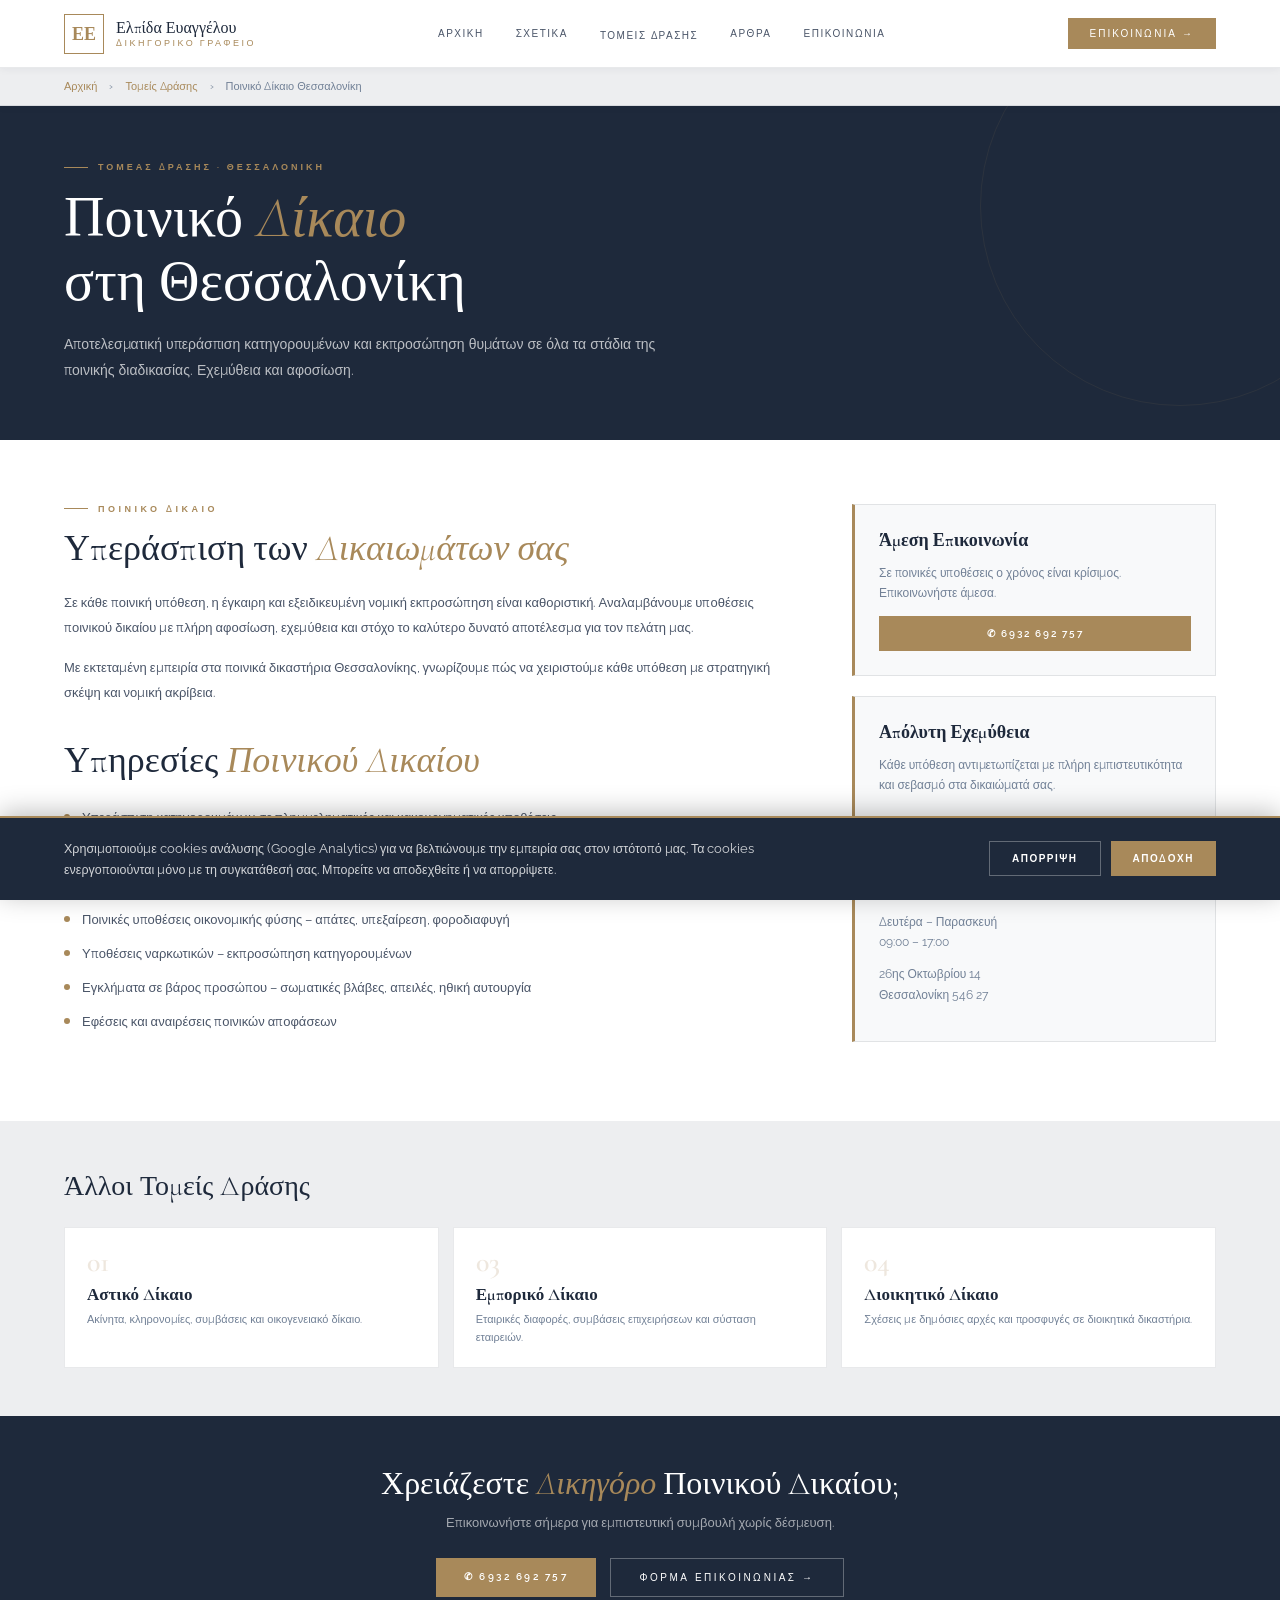
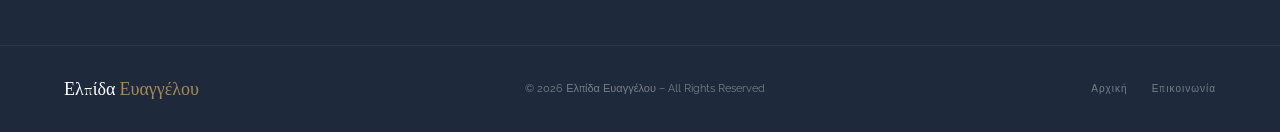
<file: poiniko-dikaio-thessaloniki/index.html>
<!DOCTYPE html>
<html lang="el">
<head>
<meta charset="UTF-8">
<meta name="viewport" content="width=device-width, initial-scale=1.0">
<!-- Cookie consent + Google Analytics (loads only after consent) -->
<script src="/consent.js" defer></script>
<title>Ποινικό Δίκαιο Θεσσαλονίκη | Δικηγόρος Ελπίδα Ευαγγέλου</title>
<meta name="description" content="Δικηγόρος Ποινικού Δικαίου στη Θεσσαλονίκη. Εκπροσώπηση κατηγορουμένων και θυμάτων σε όλα τα στάδια της ποινικής δίκης. Ελπίδα Ευαγγέλου.">
<meta name="keywords" content="ποινικό δίκαιο θεσσαλονίκη, δικηγόρος ποινικά, ποινική υπεράσπιση θεσσαλονίκη, εκπροσώπηση κατηγορουμένων">
<link rel="canonical" href="https://www.evangeloulaw.gr/poiniko-dikaio-thessaloniki">
<!-- Open Graph / social preview -->
<meta property="og:type" content="website">
<meta property="og:locale" content="el_GR">
<meta property="og:site_name" content="Δικηγορικό Γραφείο Ελπίδα Ευαγγέλου">
<meta property="og:title" content="Ποινικό Δίκαιο Θεσσαλονίκη | Δικηγόρος Ελπίδα Ευαγγέλου">
<meta property="og:description" content="Δικηγόρος Ποινικού Δικαίου στη Θεσσαλονίκη. Εκπροσώπηση κατηγορουμένων και θυμάτων σε όλα τα στάδια της ποινικής δίκης. Ελπίδα Ευαγγέλου.">
<meta property="og:url" content="https://www.evangeloulaw.gr/poiniko-dikaio-thessaloniki">
<meta name="twitter:card" content="summary">
<meta name="twitter:title" content="Ποινικό Δίκαιο Θεσσαλονίκη | Δικηγόρος Ελπίδα Ευαγγέλου">
<meta name="twitter:description" content="Δικηγόρος Ποινικού Δικαίου στη Θεσσαλονίκη. Εκπροσώπηση κατηγορουμένων και θυμάτων σε όλα τα στάδια της ποινικής δίκης. Ελπίδα Ευαγγέλου.">
<link rel="icon" type="image/svg+xml" href="/favicon.svg">
<link rel="apple-touch-icon" href="/favicon.svg">
<link href="https://fonts.googleapis.com/css2?family=Cormorant+Garamond:ital,wght@0,300;0,400;0,600;1,300;1,400&family=Raleway:wght@300;400;500;600&display=swap" rel="stylesheet">
<script type="application/ld+json">
{
  "@context": "https://schema.org",
  "@type": "LegalService",
  "name": "Δικηγορικό Γραφείο Ελπίδα Ευαγγέλου – Ποινικό Δίκαιο",
  "description": "Εξειδικευμένες νομικές υπηρεσίες ποινικού δικαίου στη Θεσσαλονίκη",
  "url": "https://www.evangeloulaw.gr/poiniko-dikaio-thessaloniki",
  "telephone": "+306932692757",
  "address": {
    "@type": "PostalAddress",
    "streetAddress": "26ης Οκτωβρίου 14",
    "addressLocality": "Θεσσαλονίκη",
    "postalCode": "546 27",
    "addressCountry": "GR"
  },
  "areaServed": "Θεσσαλονίκη",
  "serviceType": "Ποινικό Δίκαιο"
}
</script>
<style>
  *, *::before, *::after { margin: 0; padding: 0; box-sizing: border-box; }
  :root {
    --bg: #F8F9FA; --bg-section: #EDEEF0; --navy: #1E293B; --navy-mid: #2E3F55;
    --muted-gold: #A8895A; --muted-gold-light: #C4A97A; --muted-gold-pale: #F0E8D8;
    --text-body: #4A5568; --text-muted: #718096; --border: rgba(30,41,59,0.1);
    --border-gold: rgba(168,137,90,0.3); --white: #FFFFFF;
  }
  body { font-family: 'Raleway', sans-serif; background: var(--bg); color: var(--navy); overflow-x: hidden; }
  nav { position: sticky; top: 0; z-index: 1000; background: var(--white); border-bottom: 1px solid var(--border); display: flex; align-items: center; justify-content: space-between; padding: 0 5vw; height: 68px; box-shadow: 0 1px 8px rgba(30,41,59,0.06); }
  .logo { display: flex; align-items: center; gap: 12px; text-decoration: none; }
  .logo-icon { width: 40px; height: 40px; border: 1.5px solid var(--muted-gold); display: flex; align-items: center; justify-content: center; font-family: 'Cormorant Garamond', serif; font-size: 18px; color: var(--muted-gold); font-weight: 600; }
  .logo-text { font-family: 'Cormorant Garamond', serif; font-size: 16px; color: var(--navy); line-height: 1.2; font-weight: 400; }
  .logo-text span { display: block; font-size: 9px; letter-spacing: 2.5px; color: var(--muted-gold); font-family: 'Raleway', sans-serif; font-weight: 500; text-transform: uppercase; }
  .nav-links { display: flex; align-items: center; gap: 32px; }
  .nav-links a { color: var(--text-body); text-decoration: none; font-size: 10px; letter-spacing: 1.5px; text-transform: uppercase; font-weight: 500; transition: color 0.2s; }
  .nav-links a:hover { color: var(--muted-gold); }
  .nav-cta { background: var(--muted-gold); color: var(--white); padding: 10px 22px; font-size: 10px; letter-spacing: 2px; text-transform: uppercase; font-family: 'Raleway', sans-serif; font-weight: 500; border: none; cursor: pointer; transition: all 0.2s; text-decoration: none; }
  .nav-cta:hover { background: var(--navy-mid); }
  .breadcrumb { background: var(--bg-section); padding: 12px 5vw; border-bottom: 1px solid var(--border); font-size: 11px; color: var(--text-muted); display: flex; gap: 6px; align-items: center; flex-wrap: wrap; justify-content: flex-start; height: auto; position: relative; z-index: 1; }
  .breadcrumb a { color: var(--muted-gold); text-decoration: none; }
  .breadcrumb span { margin: 0 6px; }
  .page-hero { background: var(--navy); padding: 56px 5vw; position: relative; overflow: hidden; }
  .page-hero::before { content: ''; position: absolute; right: -100px; top: -100px; width: 400px; height: 400px; border: 1px solid rgba(168,137,90,0.1); border-radius: 50%; }
  .page-eyebrow { font-size: 9px; letter-spacing: 3px; color: var(--muted-gold); text-transform: uppercase; font-weight: 600; margin-bottom: 14px; display: flex; align-items: center; gap: 10px; }
  .page-eyebrow::before { content: ''; width: 24px; height: 1px; background: var(--muted-gold); }
  .page-hero h1 { font-family: 'Cormorant Garamond', serif; font-size: clamp(32px, 4.5vw, 56px); font-weight: 300; color: var(--white); line-height: 1.15; margin-bottom: 16px; }
  .page-hero h1 em { font-style: italic; color: var(--muted-gold); }
  .page-hero p { font-size: 14px; color: rgba(255,255,255,0.7); line-height: 1.9; max-width: 600px; }
  .content-section { padding: 64px 5vw; background: var(--white); }
  .content-grid { display: grid; grid-template-columns: 2fr 1fr; gap: 60px; align-items: start; }
  .section-label { font-size: 9px; letter-spacing: 3.5px; color: var(--muted-gold); text-transform: uppercase; font-weight: 600; margin-bottom: 12px; display: flex; align-items: center; gap: 10px; }
  .section-label::before { content: ''; width: 24px; height: 1px; background: var(--muted-gold); }
  .content-main h2 { font-family: 'Cormorant Garamond', serif; font-size: clamp(24px, 3vw, 36px); font-weight: 300; color: var(--navy); line-height: 1.25; margin-bottom: 20px; }
  .content-main h2 em { font-style: italic; color: var(--muted-gold); }
  .content-main p { font-size: 13px; color: var(--text-body); line-height: 1.9; margin-bottom: 16px; }
  .service-list { list-style: none; margin: 24px 0; display: flex; flex-direction: column; gap: 12px; }
  .service-list li { display: flex; align-items: flex-start; gap: 12px; font-size: 13px; color: var(--text-body); line-height: 1.7; }
  .service-list li::before { content: ''; flex-shrink: 0; width: 6px; height: 6px; background: var(--muted-gold); border-radius: 50%; margin-top: 7px; }
  .sidebar { display: flex; flex-direction: column; gap: 20px; }
  .sidebar-card { background: var(--bg); border: 1px solid var(--border); border-left: 3px solid var(--muted-gold); padding: 24px; }
  .sidebar-card h4 { font-family: 'Cormorant Garamond', serif; font-size: 18px; color: var(--navy); margin-bottom: 12px; font-weight: 600; }
  .sidebar-card p { font-size: 12px; color: var(--text-muted); line-height: 1.7; margin-bottom: 12px; }
  .sidebar-phone { display: block; background: var(--muted-gold); color: var(--white); padding: 12px 20px; text-align: center; font-size: 10px; letter-spacing: 2px; text-transform: uppercase; font-weight: 600; text-decoration: none; font-family: 'Raleway', sans-serif; transition: background 0.2s; }
  .sidebar-phone:hover { background: var(--navy-mid); }
  .other-areas { background: var(--bg-section); padding: 48px 5vw; }
  .other-areas h3 { font-family: 'Cormorant Garamond', serif; font-size: 28px; font-weight: 300; color: var(--navy); margin-bottom: 24px; }
  .areas-grid { display: grid; grid-template-columns: repeat(auto-fit, minmax(200px, 1fr)); gap: 14px; }
  .area-link { background: var(--white); border: 1px solid var(--border); padding: 20px 22px; text-decoration: none; transition: all 0.2s; display: block; }
  .area-link:hover { border-color: var(--muted-gold); box-shadow: 0 4px 16px rgba(30,41,59,0.08); }
  .area-link-num { font-family: 'Cormorant Garamond', serif; font-size: 28px; color: rgba(168,137,90,0.2); font-weight: 600; line-height: 1; margin-bottom: 8px; }
  .area-link h4 { font-family: 'Cormorant Garamond', serif; font-size: 17px; color: var(--navy); font-weight: 600; margin-bottom: 6px; }
  .area-link p { font-size: 11px; color: var(--text-muted); line-height: 1.6; }
  .cta-section { background: var(--navy); padding: 48px 5vw; text-align: center; }
  .cta-section h2 { font-family: 'Cormorant Garamond', serif; font-size: 32px; font-weight: 300; color: var(--white); margin-bottom: 12px; }
  .cta-section h2 em { font-style: italic; color: var(--muted-gold); }
  .cta-section p { font-size: 13px; color: rgba(255,255,255,0.6); margin-bottom: 28px; }
  .cta-buttons { display: flex; gap: 14px; justify-content: center; flex-wrap: wrap; }
  .btn-gold { background: var(--muted-gold); color: var(--white); padding: 13px 28px; font-size: 10px; letter-spacing: 2.5px; text-transform: uppercase; font-weight: 600; border: none; cursor: pointer; font-family: 'Raleway', sans-serif; transition: background 0.2s; text-decoration: none; display: inline-block; }
  .btn-gold:hover { background: var(--muted-gold-light); }
  .btn-white { background: transparent; color: var(--white); padding: 13px 28px; font-size: 10px; letter-spacing: 2.5px; text-transform: uppercase; font-weight: 500; border: 1.5px solid rgba(255,255,255,0.3); cursor: pointer; font-family: 'Raleway', sans-serif; transition: all 0.2s; text-decoration: none; display: inline-block; }
  .btn-white:hover { border-color: var(--muted-gold); color: var(--muted-gold); }
  footer { background: var(--navy); border-top: 1px solid rgba(255,255,255,0.06); padding: 32px 5vw; display: flex; align-items: center; justify-content: space-between; flex-wrap: wrap; gap: 16px; }
  .footer-logo { font-family: 'Cormorant Garamond', serif; font-size: 18px; color: var(--white); }
  .footer-logo span { color: var(--muted-gold); }
  .footer-copy { font-size: 11px; color: rgba(255,255,255,0.4); }
  .footer-links { display: flex; gap: 24px; }
  .footer-links a { font-size: 10px; color: rgba(255,255,255,0.4); text-decoration: none; letter-spacing: 1px; transition: color 0.2s; }
  .footer-links a:hover { color: var(--muted-gold); }
  @media (max-width: 768px) { .nav-links { display: none; } .nav-cta { display: none; } .hamburger { display: flex !important; } .content-grid { grid-template-columns: 1fr; } .areas-grid { grid-template-columns: 1fr 1fr; } }

  /* PAGE LOAD ANIMATION */
  @keyframes fadeSlideLeft {
    from { opacity: 0; transform: translateX(-56px); }
    to   { opacity: 1; transform: translateX(0); }
  }
  .breadcrumb      { animation: fadeSlideLeft 0.45s ease both; }
  .page-hero       { animation: fadeSlideLeft 0.55s ease 0.08s both; }
  .content-section { animation: fadeSlideLeft 0.65s ease 0.2s  both; }
  .other-areas     { animation: fadeSlideLeft 0.55s ease 0.1s  both; }
  .cta-section     { animation: fadeSlideLeft 0.5s  ease 0.05s both; }
  footer           { animation: fadeSlideLeft 0.45s ease 0.05s both; }

.hamburger { display: none; flex-direction: column; justify-content: center; gap: 6px; width: 30px; height: 24px; background: none; border: none; cursor: pointer; padding: 0; }
.hamburger span { display: block; width: 100%; height: 2px; background: var(--navy); transition: transform 0.3s ease, opacity 0.3s ease; }
.hamburger.open span:nth-child(1) { transform: translateY(8px) rotate(45deg); }
.hamburger.open span:nth-child(2) { opacity: 0; }
.hamburger.open span:nth-child(3) { transform: translateY(-8px) rotate(-45deg); }
.mobile-menu {
  position: fixed; inset: 0; background: var(--navy); z-index: 3000;
  display: flex; flex-direction: column; align-items: center; justify-content: center; gap: 28px;
  clip-path: circle(0px at calc(100% - 38px) 34px);
  transition: clip-path 0.6s cubic-bezier(0.65,0,0.35,1);
  visibility: hidden;
}
.mobile-menu.open { visibility: visible; clip-path: circle(150% at calc(100% - 38px) 34px); }
.mobile-menu > a {
  color: var(--white); text-decoration: none; font-family: 'Cormorant Garamond', serif;
  font-size: 26px; font-weight: 300; letter-spacing: 0.4px;
  opacity: 0; transform: translateY(16px); transition: opacity 0.4s ease, transform 0.4s ease;
}
.mobile-menu.open > a { opacity: 1; transform: translateY(0); }
.mobile-menu.open > a:nth-child(1) { transition-delay: .12s; }
.mobile-menu.open > a:nth-child(2) { transition-delay: .17s; }
.mobile-menu.open > a:nth-child(3) { transition-delay: .22s; }
.mobile-menu.open > a:nth-child(4) { transition-delay: .27s; }
.mobile-menu.open > a:nth-child(5) { transition-delay: .32s; }
.mobile-menu > a:last-of-type {
  margin-top: 8px; background: var(--muted-gold); color: var(--white);
  padding: 14px 36px; font-family: 'Raleway', sans-serif; font-size: 11px;
  letter-spacing: 2.5px; text-transform: uppercase; font-weight: 600;
}
.menu-close { position: absolute; top: 14px; right: 20px; width: 44px; height: 44px; background: none; border: none; cursor: pointer; z-index: 5; }
.menu-close::before, .menu-close::after { content: ''; position: absolute; left: 9px; top: 21px; width: 26px; height: 2px; background: var(--white); }
.menu-close::before { transform: rotate(45deg); }
.menu-close::after { transform: rotate(-45deg); }
@media (min-width: 769px) { .hamburger, .mobile-menu { display: none !important; } }
.nav-dropdown { position: relative; }
.nav-dropdown > .dropdown-panel { position: absolute; top: 100%; left: 0; min-width: 250px; background: #FFFFFF; border: 1px solid rgba(30,41,59,0.1); box-shadow: 0 12px 34px rgba(30,41,59,0.14); padding: 8px; display: flex; flex-direction: column; opacity: 0; visibility: hidden; transform: translateY(8px); transition: opacity 0.22s ease, transform 0.22s ease; z-index: 1200; }
.nav-dropdown:hover > .dropdown-panel { opacity: 1; visibility: visible; transform: translateY(0); }
.nav-dropdown .dropdown-panel a { padding: 10px 14px; font-size: 11px; letter-spacing: 0.5px; text-transform: none; color: #4A5568; white-space: nowrap; font-weight: 500; transition: background 0.15s ease, color 0.15s ease; }
.nav-dropdown .dropdown-panel a:hover { background: #EDEEF0; color: #A8895A; }
.mm-group { display: flex; flex-direction: column; align-items: center; opacity: 0; transform: translateY(16px); transition: opacity 0.4s ease, transform 0.4s ease; transition-delay: .22s; }
.mobile-menu.open .mm-group { opacity: 1; transform: translateY(0); }
.mm-toggle { background: none; border: none; cursor: pointer; color: #fff; font-family: 'Cormorant Garamond', serif; font-size: 26px; font-weight: 300; letter-spacing: 0.4px; display: inline-flex; align-items: center; gap: 8px; }
.mm-toggle::after { content: '\25BE'; font-size: 15px; transition: transform 0.3s ease; }
.mm-group.open .mm-toggle::after { transform: rotate(180deg); }
.mm-sub { display: flex; flex-direction: column; align-items: center; gap: 14px; max-height: 0; overflow: hidden; opacity: 0; margin-top: 0; transition: max-height 0.4s ease, opacity 0.3s ease, margin-top 0.4s ease; }
.mm-group.open .mm-sub { max-height: 420px; opacity: 1; margin-top: 18px; }
.mm-sub a { color: rgba(255,255,255,0.72); text-decoration: none; font-family: 'Raleway', sans-serif; font-size: 14px; font-weight: 400; letter-spacing: 0.3px; }
.mm-sub a:hover { color: #fff; }
</style>
</head>
<body>
<a href="#main-content" class="skip-link" style="position:absolute;left:-9999px;top:0;z-index:9999;background:#1E293B;color:#fff;padding:10px 16px;" onfocus="this.style.left='0'" onblur="this.style.left='-9999px'">Μετάβαση στο περιεχόμενο</a>

<nav>
  <a href="/" class="logo">
    <div class="logo-icon">ΕΕ</div>
    <div class="logo-text">Ελπίδα Ευαγγέλου<span>Δικηγορικό Γραφείο</span></div>
  </a>
  <div class="nav-links">
    <a href="/">Αρχική</a>
    <a href="/#about">Σχετικά</a>
    <div class="nav-dropdown"><a href="/#practice">Τομείς Δράσης</a><div class="dropdown-panel"><a href="/agorapwlisies-akineton-thessaloniki">Αγοραπωλησίες Ακινήτων Θεσσαλονίκη</a><a href="/agorapwlisies-akineton-xalkidiki">Αγοραπωλησίες Ακινήτων Χαλκιδική</a><a href="/astiko-dikaio-thessaloniki">Αστικό Δίκαιο</a><a href="/poiniko-dikaio-thessaloniki">Ποινικό Δίκαιο</a><a href="/emporiko-dikaio-thessaloniki">Εμπορικό Δίκαιο</a><a href="/dioikitiko-dikaio-thessaloniki">Διοικητικό Δίκαιο</a></div></div>
    <a href="/arthra">Άρθρα</a>
    <a href="/epikoinonia">Επικοινωνία</a>
  </div>
  <a href="/epikoinonia" class="nav-cta">Επικοινωνία &rarr;</a>
  <button class="hamburger" onclick="toggleMobileMenu()" aria-label="Μενού" aria-expanded="false"><span></span><span></span><span></span></button>
</nav>
<div class="mobile-menu" id="mobileMenu">
    <a href="/">Αρχική</a>
    <a href="/#about">Σχετικά</a>
    <div class="mm-group"><button class="mm-toggle" onclick="this.parentElement.classList.toggle('open')">Τομείς Δράσης</button><div class="mm-sub"><a href="/agorapwlisies-akineton-thessaloniki">Αγοραπωλησίες Θεσσαλονίκη</a><a href="/agorapwlisies-akineton-xalkidiki">Αγοραπωλησίες Χαλκιδική</a><a href="/astiko-dikaio-thessaloniki">Αστικό Δίκαιο</a><a href="/poiniko-dikaio-thessaloniki">Ποινικό Δίκαιο</a><a href="/emporiko-dikaio-thessaloniki">Εμπορικό Δίκαιο</a><a href="/dioikitiko-dikaio-thessaloniki">Διοικητικό Δίκαιο</a></div></div>
    <a href="/arthra">Άρθρα</a>
    <a href="/epikoinonia">Επικοινωνία</a>
  <button class="menu-close" onclick="closeMobileMenu()" aria-label="Κλείσιμο"></button></div>


<nav class="breadcrumb" aria-label="breadcrumb">
  <a href="/">Αρχική</a>
  <span>›</span>
  <a href="/#practice">Τομείς Δράσης</a>
  <span>›</span>
  Ποινικό Δίκαιο Θεσσαλονίκη
</nav>

<main id="main-content">
<section class="page-hero">
  <div class="page-eyebrow">Τομέας Δράσης · Θεσσαλονίκη</div>
  <h1>Ποινικό <em>Δίκαιο</em><br>στη Θεσσαλονίκη</h1>
  <p>Αποτελεσματική υπεράσπιση κατηγορουμένων και εκπροσώπηση θυμάτων σε όλα τα στάδια της ποινικής διαδικασίας. Εχεμύθεια και αφοσίωση.</p>
</section>

<section class="content-section">
  <div class="content-grid">
    <div class="content-main">
      <div class="section-label">Ποινικό Δίκαιο</div>
      <h2>Υπεράσπιση των <em>Δικαιωμάτων σας</em></h2>
      <p>Σε κάθε ποινική υπόθεση, η έγκαιρη και εξειδικευμένη νομική εκπροσώπηση είναι καθοριστική. Αναλαμβάνουμε υποθέσεις ποινικού δικαίου με πλήρη αφοσίωση, εχεμύθεια και στόχο το καλύτερο δυνατό αποτέλεσμα για τον πελάτη μας.</p>
      <p>Με εκτεταμένη εμπειρία στα ποινικά δικαστήρια Θεσσαλονίκης, γνωρίζουμε πώς να χειριστούμε κάθε υπόθεση με στρατηγική σκέψη και νομική ακρίβεια.</p>

      <h2 style="margin-top:32px;">Υπηρεσίες <em>Ποινικού Δικαίου</em></h2>
      <ul class="service-list">
        <li>Υπεράσπιση κατηγορουμένων σε πλημμεληματικές και κακουργηματικές υποθέσεις</li>
        <li>Εκπροσώπηση θυμάτων αξιόποινων πράξεων – μηνύσεις, παράσταση πολιτικής αγωγής</li>
        <li>Απαλλαγή προφυλακίσεων – αίτηση άρσης προσωρινής κράτησης</li>
        <li>Ποινικές υποθέσεις οικονομικής φύσης – απάτες, υπεξαίρεση, φοροδιαφυγή</li>
        <li>Υποθέσεις ναρκωτικών – εκπροσώπηση κατηγορουμένων</li>
        <li>Εγκλήματα σε βάρος προσώπου – σωματικές βλάβες, απειλές, ηθική αυτουργία</li>
        <li>Εφέσεις και αναιρέσεις ποινικών αποφάσεων</li>
      </ul>
    </div>

    <aside class="sidebar">
      <div class="sidebar-card">
        <h4>Άμεση Επικοινωνία</h4>
        <p>Σε ποινικές υποθέσεις ο χρόνος είναι κρίσιμος. Επικοινωνήστε άμεσα.</p>
        <a href="tel:+306932692757" class="sidebar-phone">&#9990; 6932 692 757</a>
      </div>
      <div class="sidebar-card">
        <h4>Απόλυτη Εχεμύθεια</h4>
        <p>Κάθε υπόθεση αντιμετωπίζεται με πλήρη εμπιστευτικότητα και σεβασμό στα δικαιώματά σας.</p>
      </div>
      <div class="sidebar-card">
        <h4>Ώρες Λειτουργίας</h4>
        <p>Δευτέρα – Παρασκευή<br>09:00 – 17:00</p>
        <p style="margin-top:8px;">26ης Οκτωβρίου 14<br>Θεσσαλονίκη 546 27</p>
      </div>
    </aside>
  </div>
</section>

<section class="other-areas">
  <h3>Άλλοι Τομείς Δράσης</h3>
  <div class="areas-grid">
    <a href="/astiko-dikaio-thessaloniki" class="area-link">
      <div class="area-link-num">01</div>
      <h4>Αστικό Δίκαιο</h4>
      <p>Ακίνητα, κληρονομίες, συμβάσεις και οικογενειακό δίκαιο.</p>
    </a>
    <a href="/emporiko-dikaio-thessaloniki" class="area-link">
      <div class="area-link-num">03</div>
      <h4>Εμπορικό Δίκαιο</h4>
      <p>Εταιρικές διαφορές, συμβάσεις επιχειρήσεων και σύσταση εταιρειών.</p>
    </a>
    <a href="/dioikitiko-dikaio-thessaloniki" class="area-link">
      <div class="area-link-num">04</div>
      <h4>Διοικητικό Δίκαιο</h4>
      <p>Σχέσεις με δημόσιες αρχές και προσφυγές σε διοικητικά δικαστήρια.</p>
    </a>
  </div>
</section>

<section class="cta-section">
  <h2>Χρειάζεστε <em>Δικηγόρο</em> Ποινικού Δικαίου;</h2>
  <p>Επικοινωνήστε σήμερα για εμπιστευτική συμβουλή χωρίς δέσμευση.</p>
  <div class="cta-buttons">
    <a href="tel:+306932692757" class="btn-gold">&#9990; 6932 692 757</a>
    <a href="/epikoinonia" class="btn-white">Φόρμα Επικοινωνίας &rarr;</a>
  </div>
</section>

</main>
<footer>
  <div class="footer-logo">Ελπίδα <span>Ευαγγέλου</span></div>
  <div class="footer-copy">&copy; 2026 Ελπίδα Ευαγγέλου &ndash; All Rights Reserved</div>
  <div class="footer-links">
    <a href="/">Αρχική</a>
    <a href="/epikoinonia">Επικοινωνία</a>
  </div>
</footer>

<script>
function openMobileMenu(){
  document.querySelector('nav').classList.add('menu-open');
  document.querySelector('.hamburger').classList.add('open');
  document.querySelector('.mobile-menu').classList.add('open');
  document.body.style.overflow = 'hidden';
}
function closeMobileMenu(){
  document.querySelector('nav').classList.remove('menu-open');
  document.querySelector('.hamburger').classList.remove('open');
  document.querySelector('.mobile-menu').classList.remove('open');
  document.body.style.overflow = '';
}
function toggleMobileMenu(){
  document.querySelector('.mobile-menu').classList.contains('open') ? closeMobileMenu() : openMobileMenu();
}
document.addEventListener('keydown', function(e){ if (e.key === 'Escape') closeMobileMenu(); });
document.querySelectorAll('.mobile-menu > a').forEach(function(a){ a.addEventListener('click', closeMobileMenu); });
document.querySelector('.mobile-menu').addEventListener('click', function(e){ if (e.target.classList.contains('mobile-menu')) closeMobileMenu(); });
</script>
</body>
</html>
</file>
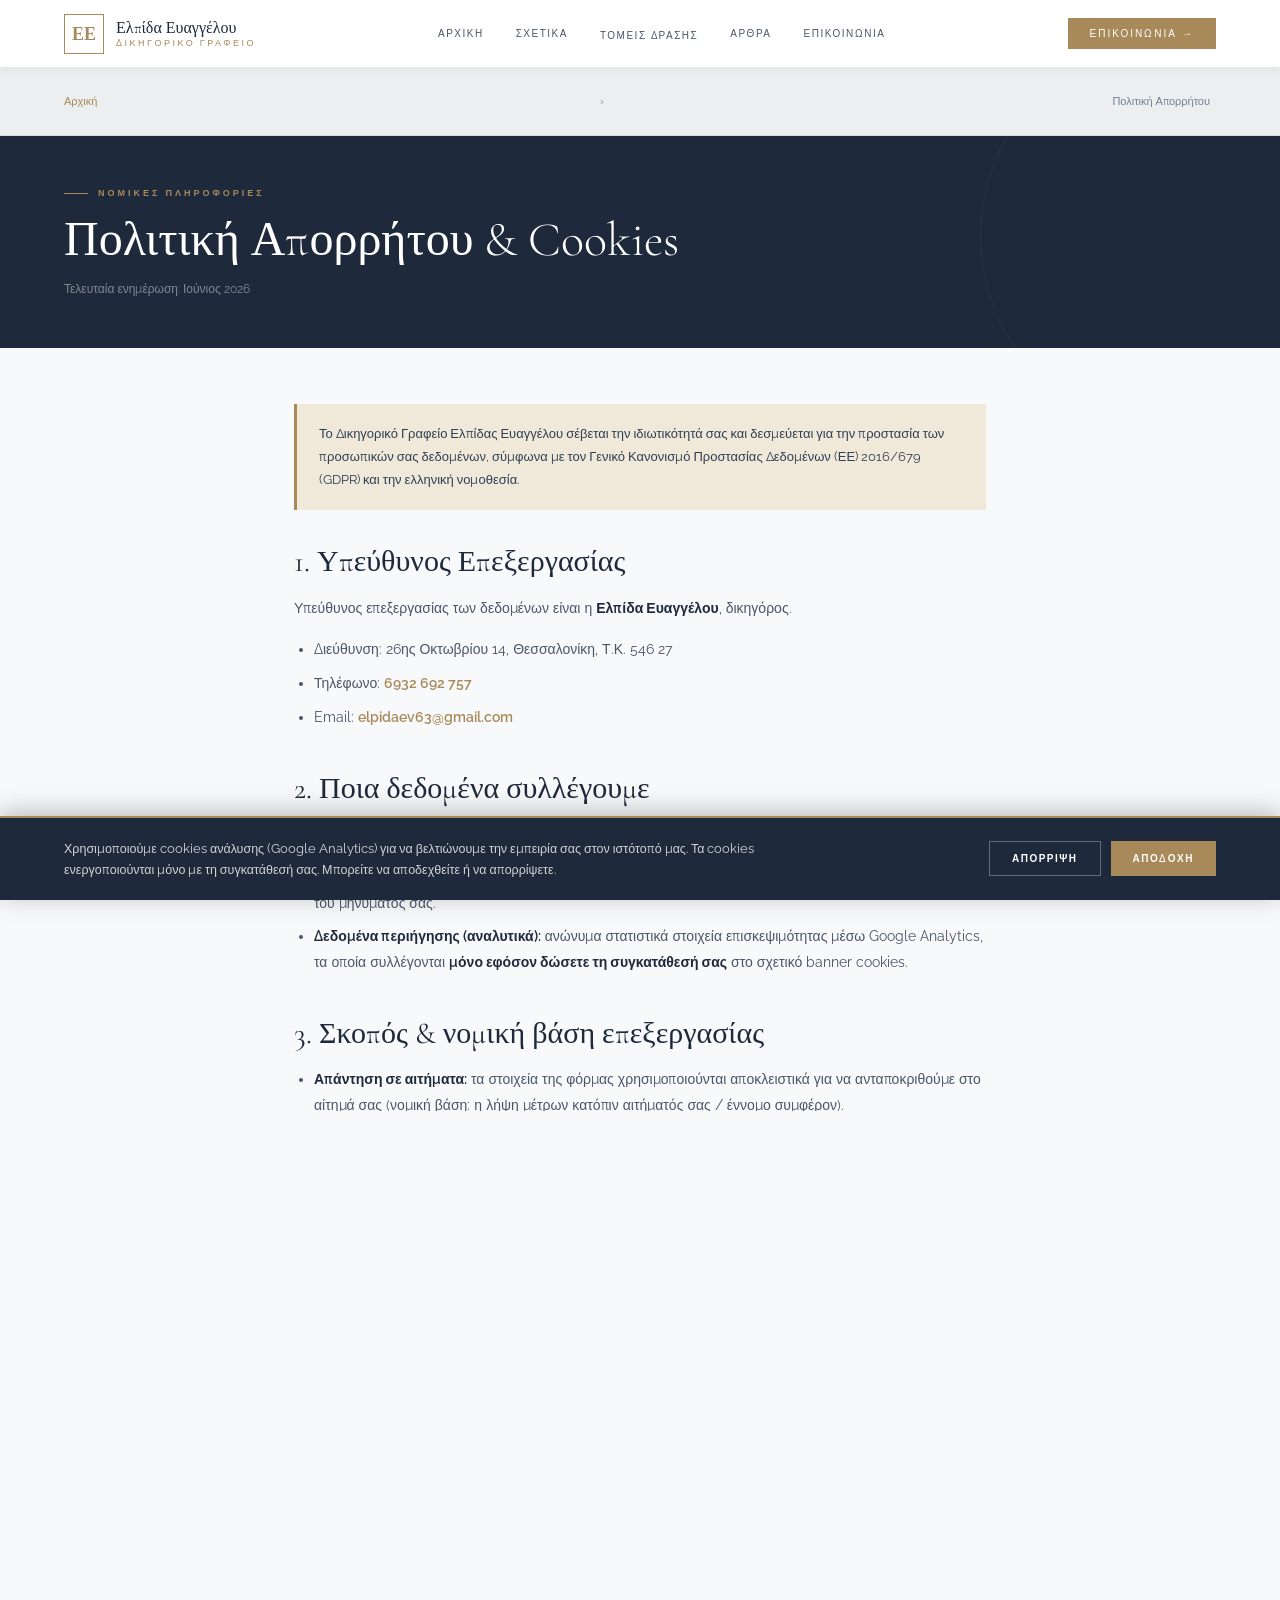
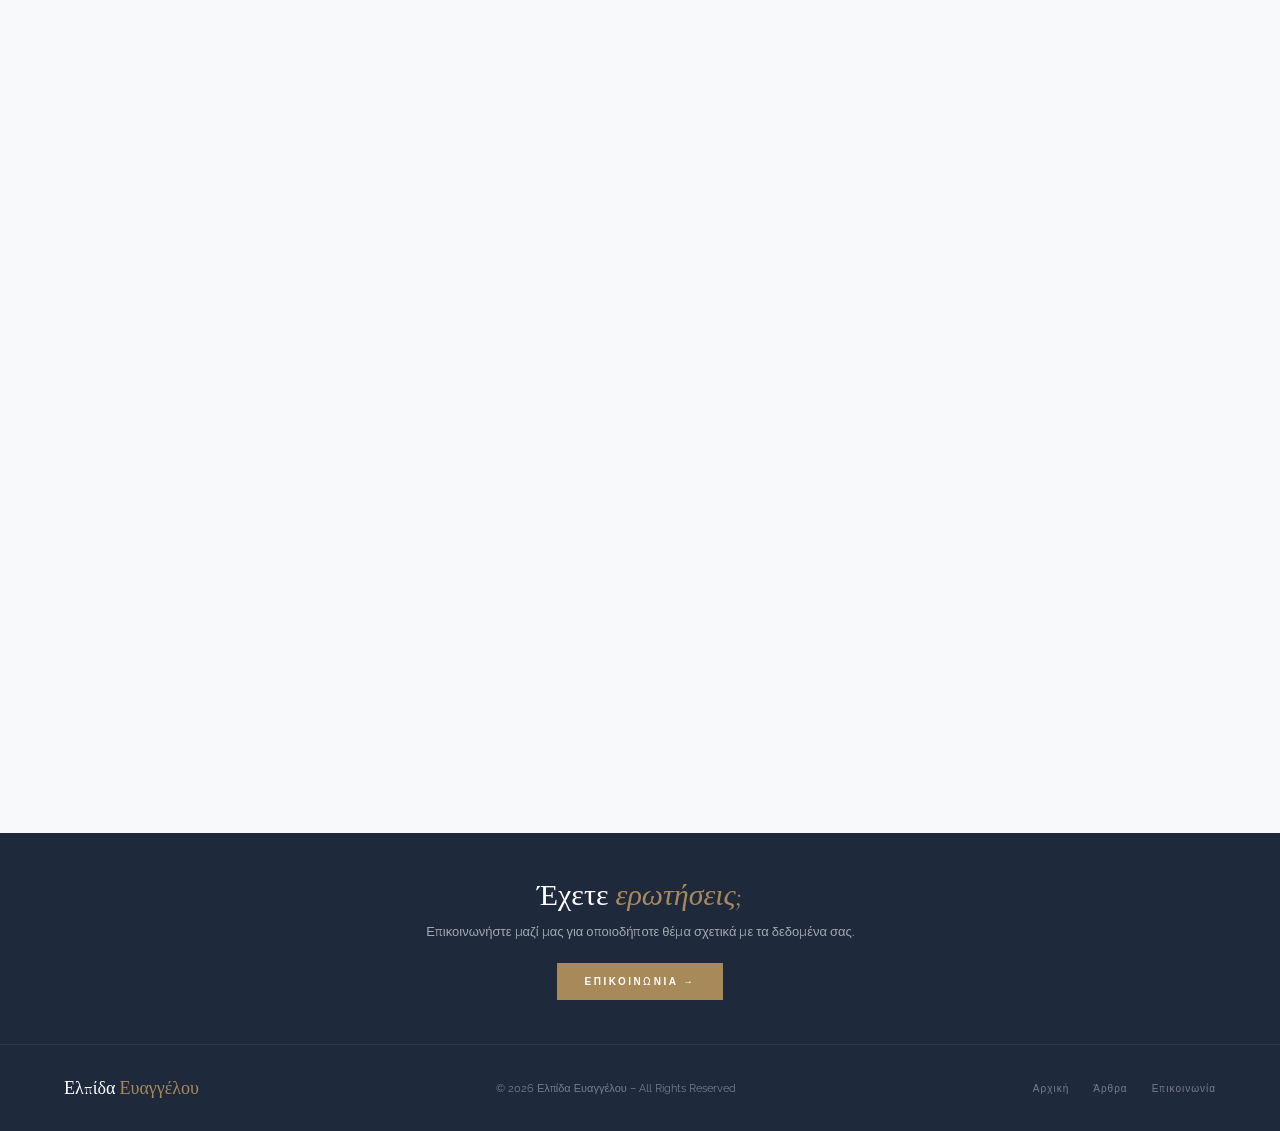
<file: politiki-aporritou/index.html>
<!DOCTYPE html>
<html lang="el">
<head>
<meta charset="UTF-8">
<meta name="viewport" content="width=device-width, initial-scale=1.0">
<!-- Cookie consent + Google Analytics (loads only after consent) -->
<script src="/consent.js" defer></script>
<title>Πολιτική Απορρήτου | Ελπίδα Ευαγγέλου – Δικηγορικό Γραφείο</title>
<meta name="description" content="Πολιτική Απορρήτου & Cookies του δικηγορικού γραφείου Ελπίδας Ευαγγέλου. Πώς συλλέγουμε, χρησιμοποιούμε και προστατεύουμε τα προσωπικά σας δεδομένα.">
<link rel="canonical" href="https://www.evangeloulaw.gr/politiki-aporritou">
<!-- Open Graph / social preview -->
<meta property="og:type" content="website">
<meta property="og:locale" content="el_GR">
<meta property="og:site_name" content="Δικηγορικό Γραφείο Ελπίδα Ευαγγέλου">
<meta property="og:title" content="Πολιτική Απορρήτου | Ελπίδα Ευαγγέλου – Δικηγορικό Γραφείο">
<meta property="og:description" content="Πολιτική Απορρήτου & Cookies του δικηγορικού γραφείου Ελπίδας Ευαγγέλου. Πώς συλλέγουμε, χρησιμοποιούμε και προστατεύουμε τα προσωπικά σας δεδομένα.">
<meta property="og:url" content="https://www.evangeloulaw.gr/politiki-aporritou">
<meta name="twitter:card" content="summary">
<meta name="twitter:title" content="Πολιτική Απορρήτου | Ελπίδα Ευαγγέλου – Δικηγορικό Γραφείο">
<meta name="twitter:description" content="Πολιτική Απορρήτου & Cookies του δικηγορικού γραφείου Ελπίδας Ευαγγέλου. Πώς συλλέγουμε, χρησιμοποιούμε και προστατεύουμε τα προσωπικά σας δεδομένα.">
<link rel="icon" type="image/svg+xml" href="/favicon.svg">
<link rel="apple-touch-icon" href="/favicon.svg">
<link href="https://fonts.googleapis.com/css2?family=Cormorant+Garamond:ital,wght@0,300;0,400;0,600;1,300;1,400&family=Raleway:wght@300;400;500;600&display=swap" rel="stylesheet">
<style>
*, *::before, *::after { margin: 0; padding: 0; box-sizing: border-box; }
:root {
  --bg: #F8F9FA; --bg-section: #EDEEF0; --navy: #1E293B; --navy-mid: #2E3F55;
  --gold: #A8895A; --gold-light: #C4A97A; --gold-pale: #F0E8D8;
  --text: #4A5568; --muted: #718096; --border: rgba(30,41,59,0.1); --white: #FFFFFF;
}
body { font-family: 'Raleway', sans-serif; background: var(--bg); color: var(--navy); overflow-x: hidden; }
nav { position: sticky; top: 0; z-index: 1000; background: var(--white); border-bottom: 1px solid var(--border); display: flex; align-items: center; justify-content: space-between; padding: 0 5vw; height: 68px; box-shadow: 0 1px 8px rgba(30,41,59,0.06); }
.logo { display: flex; align-items: center; gap: 12px; text-decoration: none; }
.logo-icon { width: 40px; height: 40px; border: 1.5px solid var(--gold); display: flex; align-items: center; justify-content: center; font-family: 'Cormorant Garamond', serif; font-size: 18px; color: var(--gold); font-weight: 600; }
.logo-text { font-family: 'Cormorant Garamond', serif; font-size: 16px; color: var(--navy); line-height: 1.2; }
.logo-text span { display: block; font-size: 9px; letter-spacing: 2.5px; color: var(--gold); font-family: 'Raleway', sans-serif; font-weight: 500; text-transform: uppercase; }
.nav-links { display: flex; align-items: center; gap: 32px; }
.nav-links a { color: var(--text); text-decoration: none; font-size: 10px; letter-spacing: 1.5px; text-transform: uppercase; font-weight: 500; transition: color 0.2s; }
.nav-links a:hover { color: var(--gold); }
.nav-cta { background: var(--gold); color: var(--white); padding: 10px 22px; font-size: 10px; letter-spacing: 2px; text-transform: uppercase; font-weight: 500; text-decoration: none; transition: all 0.2s; }
.nav-cta:hover { background: var(--navy-mid); }
.breadcrumb { background: var(--bg-section); padding: 12px 5vw; border-bottom: 1px solid var(--border); font-size: 11px; color: var(--muted); display: flex; gap: 6px; align-items: center; flex-wrap: wrap; position: relative; z-index: 1; }
.breadcrumb a { color: var(--gold); text-decoration: none; }
.breadcrumb a:hover { text-decoration: underline; }
.breadcrumb span { margin: 0 6px; }
.page-hero { background: var(--navy); padding: 52px 5vw; position: relative; overflow: hidden; }
.page-hero::before { content: ''; position: absolute; right: -100px; top: -100px; width: 400px; height: 400px; border: 1px solid rgba(168,137,90,0.1); border-radius: 50%; }
.page-eyebrow { font-size: 9px; letter-spacing: 3px; color: var(--gold); text-transform: uppercase; font-weight: 600; margin-bottom: 14px; display: flex; align-items: center; gap: 10px; }
.page-eyebrow::before { content: ''; width: 24px; height: 1px; background: var(--gold); }
.page-hero h1 { font-family: 'Cormorant Garamond', serif; font-size: clamp(30px, 4vw, 48px); font-weight: 300; color: var(--white); line-height: 1.2; }
.page-hero p { font-size: 12px; color: rgba(255,255,255,0.45); margin-top: 12px; }
.content-wrap { max-width: 820px; margin: 0 auto; padding: 56px 5vw 72px; }
.content-wrap h2 { font-family: 'Cormorant Garamond', serif; font-size: clamp(22px, 2.6vw, 30px); font-weight: 400; color: var(--navy); line-height: 1.3; margin: 38px 0 14px; }
.content-wrap h2:first-of-type { margin-top: 0; }
.content-wrap p { font-size: 14px; color: var(--text); line-height: 1.9; margin-bottom: 16px; }
.content-wrap ul { margin: 0 0 18px 20px; }
.content-wrap li { font-size: 14px; color: var(--text); line-height: 1.85; margin-bottom: 8px; }
.content-wrap strong { color: var(--navy); font-weight: 600; }
.content-wrap a { color: var(--gold); font-weight: 600; text-decoration: none; }
.content-wrap a:hover { text-decoration: underline; }
.intro-box { background: var(--gold-pale); border-left: 3px solid var(--gold); padding: 18px 22px; margin-bottom: 32px; font-size: 13px; color: var(--navy-mid); line-height: 1.8; }
.cta-section { background: var(--navy); padding: 44px 5vw; text-align: center; }
.cta-section h2 { font-family: 'Cormorant Garamond', serif; font-size: 30px; font-weight: 300; color: var(--white); margin-bottom: 10px; }
.cta-section h2 em { font-style: italic; color: var(--gold); }
.cta-section p { font-size: 13px; color: rgba(255,255,255,0.6); margin-bottom: 24px; }
.btn-gold { background: var(--gold); color: var(--white); padding: 13px 28px; font-size: 10px; letter-spacing: 2.5px; text-transform: uppercase; font-weight: 600; text-decoration: none; display: inline-block; transition: background 0.2s; }
.btn-gold:hover { background: var(--gold-light); }
footer { background: var(--navy); border-top: 1px solid rgba(255,255,255,0.06); padding: 32px 5vw; display: flex; align-items: center; justify-content: space-between; flex-wrap: wrap; gap: 16px; }
.footer-logo { font-family: 'Cormorant Garamond', serif; font-size: 18px; color: var(--white); }
.footer-logo span { color: var(--gold); }
.footer-copy { font-size: 11px; color: rgba(255,255,255,0.4); }
.footer-links { display: flex; gap: 24px; }
.footer-links a { font-size: 10px; color: rgba(255,255,255,0.4); text-decoration: none; letter-spacing: 1px; transition: color 0.2s; }
.footer-links a:hover { color: var(--gold); }
@media (max-width: 768px) { .nav-links { display: none; } .nav-cta { display: none; } .hamburger { display: flex !important; } }
@keyframes fadeSlideLeft { from { opacity: 0; transform: translateX(-40px); } to { opacity: 1; transform: translateX(0); } }
.breadcrumb { animation: fadeSlideLeft 0.4s ease both; }
.page-hero { animation: fadeSlideLeft 0.5s ease 0.07s both; }
.content-wrap { animation: fadeSlideLeft 0.6s ease 0.18s both; }

.hamburger { display: none; flex-direction: column; justify-content: center; gap: 6px; width: 30px; height: 24px; background: none; border: none; cursor: pointer; padding: 0; }
.hamburger span { display: block; width: 100%; height: 2px; background: var(--navy); transition: transform 0.3s ease, opacity 0.3s ease; }
.hamburger.open span:nth-child(1) { transform: translateY(8px) rotate(45deg); }
.hamburger.open span:nth-child(2) { opacity: 0; }
.hamburger.open span:nth-child(3) { transform: translateY(-8px) rotate(-45deg); }
.mobile-menu {
  position: fixed; inset: 0; background: var(--navy); z-index: 3000;
  display: flex; flex-direction: column; align-items: center; justify-content: center; gap: 28px;
  clip-path: circle(0px at calc(100% - 38px) 34px);
  transition: clip-path 0.6s cubic-bezier(0.65,0,0.35,1);
  visibility: hidden;
}
.mobile-menu.open { visibility: visible; clip-path: circle(150% at calc(100% - 38px) 34px); }
.mobile-menu > a {
  color: var(--white); text-decoration: none; font-family: 'Cormorant Garamond', serif;
  font-size: 26px; font-weight: 300; letter-spacing: 0.4px;
  opacity: 0; transform: translateY(16px); transition: opacity 0.4s ease, transform 0.4s ease;
}
.mobile-menu.open > a { opacity: 1; transform: translateY(0); }
.mobile-menu.open > a:nth-child(1) { transition-delay: .12s; }
.mobile-menu.open > a:nth-child(2) { transition-delay: .17s; }
.mobile-menu.open > a:nth-child(3) { transition-delay: .22s; }
.mobile-menu.open > a:nth-child(4) { transition-delay: .27s; }
.mobile-menu.open > a:nth-child(5) { transition-delay: .32s; }
.mobile-menu > a:last-of-type {
  margin-top: 8px; background: var(--muted-gold); color: var(--white);
  padding: 14px 36px; font-family: 'Raleway', sans-serif; font-size: 11px;
  letter-spacing: 2.5px; text-transform: uppercase; font-weight: 600;
}
.menu-close { position: absolute; top: 14px; right: 20px; width: 44px; height: 44px; background: none; border: none; cursor: pointer; z-index: 5; }
.menu-close::before, .menu-close::after { content: ''; position: absolute; left: 9px; top: 21px; width: 26px; height: 2px; background: var(--white); }
.menu-close::before { transform: rotate(45deg); }
.menu-close::after { transform: rotate(-45deg); }
@media (min-width: 769px) { .hamburger, .mobile-menu { display: none !important; } }
.nav-dropdown { position: relative; }
.nav-dropdown > .dropdown-panel { position: absolute; top: 100%; left: 0; min-width: 250px; background: #FFFFFF; border: 1px solid rgba(30,41,59,0.1); box-shadow: 0 12px 34px rgba(30,41,59,0.14); padding: 8px; display: flex; flex-direction: column; opacity: 0; visibility: hidden; transform: translateY(8px); transition: opacity 0.22s ease, transform 0.22s ease; z-index: 1200; }
.nav-dropdown:hover > .dropdown-panel { opacity: 1; visibility: visible; transform: translateY(0); }
.nav-dropdown .dropdown-panel a { padding: 10px 14px; font-size: 11px; letter-spacing: 0.5px; text-transform: none; color: #4A5568; white-space: nowrap; font-weight: 500; transition: background 0.15s ease, color 0.15s ease; }
.nav-dropdown .dropdown-panel a:hover { background: #EDEEF0; color: #A8895A; }
.mm-group { display: flex; flex-direction: column; align-items: center; opacity: 0; transform: translateY(16px); transition: opacity 0.4s ease, transform 0.4s ease; transition-delay: .22s; }
.mobile-menu.open .mm-group { opacity: 1; transform: translateY(0); }
.mm-toggle { background: none; border: none; cursor: pointer; color: #fff; font-family: 'Cormorant Garamond', serif; font-size: 26px; font-weight: 300; letter-spacing: 0.4px; display: inline-flex; align-items: center; gap: 8px; }
.mm-toggle::after { content: '\25BE'; font-size: 15px; transition: transform 0.3s ease; }
.mm-group.open .mm-toggle::after { transform: rotate(180deg); }
.mm-sub { display: flex; flex-direction: column; align-items: center; gap: 14px; max-height: 0; overflow: hidden; opacity: 0; margin-top: 0; transition: max-height 0.4s ease, opacity 0.3s ease, margin-top 0.4s ease; }
.mm-group.open .mm-sub { max-height: 420px; opacity: 1; margin-top: 18px; }
.mm-sub a { color: rgba(255,255,255,0.72); text-decoration: none; font-family: 'Raleway', sans-serif; font-size: 14px; font-weight: 400; letter-spacing: 0.3px; }
.mm-sub a:hover { color: #fff; }
</style>
</head>
<body>
<a href="#main-content" class="skip-link" style="position:absolute;left:-9999px;top:0;z-index:9999;background:#1E293B;color:#fff;padding:10px 16px;" onfocus="this.style.left='0'" onblur="this.style.left='-9999px'">Μετάβαση στο περιεχόμενο</a>

<nav>
  <a href="/" class="logo">
    <div class="logo-icon">ΕΕ</div>
    <div class="logo-text">Ελπίδα Ευαγγέλου<span>Δικηγορικό Γραφείο</span></div>
  </a>
  <div class="nav-links">
    <a href="/">Αρχική</a>
    <a href="/#about">Σχετικά</a>
    <div class="nav-dropdown"><a href="/#practice">Τομείς Δράσης</a><div class="dropdown-panel"><a href="/agorapwlisies-akineton-thessaloniki">Αγοραπωλησίες Ακινήτων Θεσσαλονίκη</a><a href="/agorapwlisies-akineton-xalkidiki">Αγοραπωλησίες Ακινήτων Χαλκιδική</a><a href="/astiko-dikaio-thessaloniki">Αστικό Δίκαιο</a><a href="/poiniko-dikaio-thessaloniki">Ποινικό Δίκαιο</a><a href="/emporiko-dikaio-thessaloniki">Εμπορικό Δίκαιο</a><a href="/dioikitiko-dikaio-thessaloniki">Διοικητικό Δίκαιο</a></div></div>
    <a href="/arthra">Άρθρα</a>
    <a href="/epikoinonia">Επικοινωνία</a>
  </div>
  <a href="/epikoinonia" class="nav-cta">Επικοινωνία &rarr;</a>
  <button class="hamburger" onclick="toggleMobileMenu()" aria-label="Μενού" aria-expanded="false"><span></span><span></span><span></span></button>
</nav>
<div class="mobile-menu" id="mobileMenu">
    <a href="/">Αρχική</a>
    <a href="/#about">Σχετικά</a>
    <div class="mm-group"><button class="mm-toggle" onclick="this.parentElement.classList.toggle('open')">Τομείς Δράσης</button><div class="mm-sub"><a href="/agorapwlisies-akineton-thessaloniki">Αγοραπωλησίες Θεσσαλονίκη</a><a href="/agorapwlisies-akineton-xalkidiki">Αγοραπωλησίες Χαλκιδική</a><a href="/astiko-dikaio-thessaloniki">Αστικό Δίκαιο</a><a href="/poiniko-dikaio-thessaloniki">Ποινικό Δίκαιο</a><a href="/emporiko-dikaio-thessaloniki">Εμπορικό Δίκαιο</a><a href="/dioikitiko-dikaio-thessaloniki">Διοικητικό Δίκαιο</a></div></div>
    <a href="/arthra">Άρθρα</a>
    <a href="/epikoinonia">Επικοινωνία</a>
  <button class="menu-close" onclick="closeMobileMenu()" aria-label="Κλείσιμο"></button></div>


<nav class="breadcrumb" aria-label="breadcrumb">
  <a href="/">Αρχική</a>
  <span>›</span>
  <span>Πολιτική Απορρήτου</span>
</nav>

<main id="main-content">
<section class="page-hero">
  <div class="page-eyebrow">Νομικές Πληροφορίες</div>
  <h1>Πολιτική Απορρήτου &amp; Cookies</h1>
  <p>Τελευταία ενημέρωση: Ιούνιος 2026</p>
</section>

<div class="content-wrap">
  <div class="intro-box">
    Το Δικηγορικό Γραφείο Ελπίδας Ευαγγέλου σέβεται την ιδιωτικότητά σας και δεσμεύεται για την προστασία των προσωπικών σας δεδομένων, σύμφωνα με τον Γενικό Κανονισμό Προστασίας Δεδομένων (ΕΕ) 2016/679 (GDPR) και την ελληνική νομοθεσία.
  </div>

  <h2>1. Υπεύθυνος Επεξεργασίας</h2>
  <p>Υπεύθυνος επεξεργασίας των δεδομένων είναι η <strong>Ελπίδα Ευαγγέλου</strong>, δικηγόρος.</p>
  <ul>
    <li>Διεύθυνση: 26ης Οκτωβρίου 14, Θεσσαλονίκη, Τ.Κ. 546 27</li>
    <li>Τηλέφωνο: <a href="tel:+306932692757">6932 692 757</a></li>
    <li>Email: <a href="mailto:elpidaev63@gmail.com">elpidaev63@gmail.com</a></li>
  </ul>

  <h2>2. Ποια δεδομένα συλλέγουμε</h2>
  <p>Συλλέγουμε προσωπικά δεδομένα μόνο όταν εσείς οικειοθελώς μας τα παρέχετε ή κατά την περιήγησή σας:</p>
  <ul>
    <li><strong>Φόρμα επικοινωνίας:</strong> ονοματεπώνυμο, τηλέφωνο, διεύθυνση email, τομέας υπόθεσης και το περιεχόμενο του μηνύματός σας.</li>
    <li><strong>Δεδομένα περιήγησης (αναλυτικά):</strong> ανώνυμα στατιστικά στοιχεία επισκεψιμότητας μέσω Google Analytics, τα οποία συλλέγονται <strong>μόνο εφόσον δώσετε τη συγκατάθεσή σας</strong> στο σχετικό banner cookies.</li>
  </ul>

  <h2>3. Σκοπός & νομική βάση επεξεργασίας</h2>
  <ul>
    <li><strong>Απάντηση σε αιτήματα:</strong> τα στοιχεία της φόρμας χρησιμοποιούνται αποκλειστικά για να ανταποκριθούμε στο αίτημά σας (νομική βάση: η λήψη μέτρων κατόπιν αιτήματός σας / έννομο συμφέρον).</li>
    <li><strong>Βελτίωση ιστοτόπου:</strong> τα αναλυτικά δεδομένα μάς βοηθούν να κατανοήσουμε τη χρήση του ιστοτόπου (νομική βάση: η συγκατάθεσή σας).</li>
  </ul>

  <h2>4. Cookies</h2>
  <p>Ο ιστότοπος χρησιμοποιεί cookies <strong>ανάλυσης</strong> (Google Analytics) για τη μέτρηση της επισκεψιμότητας. Τα cookies αυτά <strong>δεν ενεργοποιούνται</strong> παρά μόνο αφού επιλέξετε «Αποδοχή» στο banner συγκατάθεσης. Εάν επιλέξετε «Απόρριψη», δεν εγκαθίσταται κανένα cookie ανάλυσης. Μπορείτε ανά πάσα στιγμή να διαγράψετε τα cookies από τις ρυθμίσεις του browser σας.</p>

  <h2>5. Αποδέκτες – Τρίτα μέρη</h2>
  <p>Δεν πουλάμε ούτε ενοικιάζουμε τα δεδομένα σας. Ενδέχεται να χρησιμοποιούμε αξιόπιστους παρόχους υπηρεσιών που ενεργούν ως εκτελούντες την επεξεργασία:</p>
  <ul>
    <li><strong>Vercel</strong> – φιλοξενία (hosting) του ιστοτόπου.</li>
    <li><strong>Resend</strong> – αποστολή των email της φόρμας επικοινωνίας.</li>
    <li><strong>Google Analytics</strong> – στατιστικά επισκεψιμότητας (κατόπιν συγκατάθεσης).</li>
  </ul>

  <h2>6. Χρόνος διατήρησης</h2>
  <p>Διατηρούμε τα δεδομένα της φόρμας επικοινωνίας για όσο διάστημα απαιτείται για την εξυπηρέτηση του αιτήματός σας και τη συμμόρφωση με νομικές υποχρεώσεις. Τα αναλυτικά δεδομένα διατηρούνται σύμφωνα με τις προεπιλεγμένες περιόδους του Google Analytics.</p>

  <h2>7. Τα δικαιώματά σας</h2>
  <p>Σύμφωνα με τον GDPR, έχετε δικαίωμα:</p>
  <ul>
    <li>Πρόσβασης στα δεδομένα σας</li>
    <li>Διόρθωσης ανακριβών δεδομένων</li>
    <li>Διαγραφής («δικαίωμα στη λήθη»)</li>
    <li>Περιορισμού ή εναντίωσης στην επεξεργασία</li>
    <li>Φορητότητας των δεδομένων</li>
    <li>Ανάκλησης της συγκατάθεσής σας ανά πάσα στιγμή</li>
  </ul>
  <p>Για την άσκηση των δικαιωμάτων σας, επικοινωνήστε στο <a href="mailto:elpidaev63@gmail.com">elpidaev63@gmail.com</a>. Έχετε επίσης δικαίωμα υποβολής καταγγελίας στην <strong>Αρχή Προστασίας Δεδομένων Προσωπικού Χαρακτήρα</strong> (<a href="https://www.dpa.gr" target="_blank" rel="noopener">www.dpa.gr</a>).</p>

  <h2>8. Τροποποιήσεις</h2>
  <p>Η παρούσα Πολιτική ενδέχεται να επικαιροποιείται. Κάθε αλλαγή θα αναρτάται στην παρούσα σελίδα με ενημερωμένη ημερομηνία.</p>
</div>

<section class="cta-section">
  <h2>Έχετε <em>ερωτήσεις;</em></h2>
  <p>Επικοινωνήστε μαζί μας για οποιοδήποτε θέμα σχετικά με τα δεδομένα σας.</p>
  <a href="/epikoinonia" class="btn-gold">Επικοινωνία &rarr;</a>
</section>

</main>
<footer>
  <div class="footer-logo">Ελπίδα <span>Ευαγγέλου</span></div>
  <div class="footer-copy">&copy; 2026 Ελπίδα Ευαγγέλου &ndash; All Rights Reserved</div>
  <div class="footer-links">
    <a href="/">Αρχική</a>
    <a href="/arthra">Άρθρα</a>
    <a href="/epikoinonia">Επικοινωνία</a>
  </div>
</footer>

<script>
function openMobileMenu(){
  document.querySelector('nav').classList.add('menu-open');
  document.querySelector('.hamburger').classList.add('open');
  document.querySelector('.mobile-menu').classList.add('open');
  document.body.style.overflow = 'hidden';
}
function closeMobileMenu(){
  document.querySelector('nav').classList.remove('menu-open');
  document.querySelector('.hamburger').classList.remove('open');
  document.querySelector('.mobile-menu').classList.remove('open');
  document.body.style.overflow = '';
}
function toggleMobileMenu(){
  document.querySelector('.mobile-menu').classList.contains('open') ? closeMobileMenu() : openMobileMenu();
}
document.addEventListener('keydown', function(e){ if (e.key === 'Escape') closeMobileMenu(); });
document.querySelectorAll('.mobile-menu > a').forEach(function(a){ a.addEventListener('click', closeMobileMenu); });
document.querySelector('.mobile-menu').addEventListener('click', function(e){ if (e.target.classList.contains('mobile-menu')) closeMobileMenu(); });
</script>
</body>
</html>
</file>
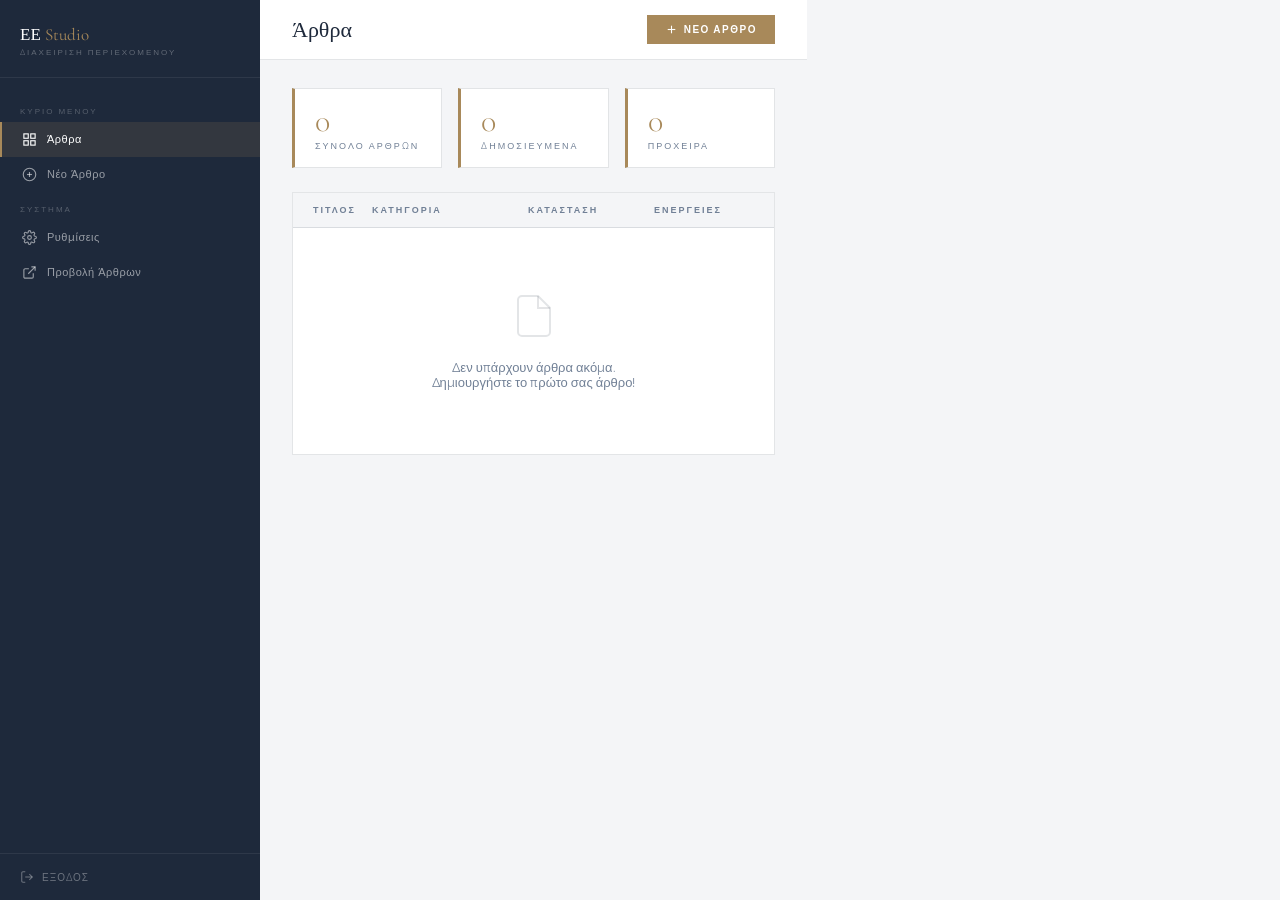
<file: studio/index.html>
<!DOCTYPE html>
<html lang="el">
<head>
<meta charset="UTF-8">
<meta name="viewport" content="width=device-width, initial-scale=1.0">
<title>Studio | Ελπίδα Ευαγγέλου</title>
<meta name="robots" content="noindex, nofollow">
<link href="https://fonts.googleapis.com/css2?family=Cormorant+Garamond:ital,wght@0,300;0,400;0,600;1,400&family=Raleway:wght@300;400;500;600&display=swap" rel="stylesheet">
<style>
*, *::before, *::after { margin: 0; padding: 0; box-sizing: border-box; }
:root {
  --navy: #1E293B; --navy-mid: #2E3F55; --navy-light: #3a4f6a;
  --gold: #A8895A; --gold-light: #C4A97A; --gold-pale: #F0E8D8;
  --bg: #F4F5F7; --white: #fff;
  --text: #4A5568; --muted: #718096;
  --border: rgba(30,41,59,0.12); --border-gold: rgba(168,137,90,0.3);
  --red: #e53e3e; --green: #38a169;
  --sidebar: 260px;
}
body { font-family: 'Raleway', sans-serif; background: var(--bg); color: var(--navy); min-height: 100vh; }

/* ── LOGIN ── */
#loginScreen {
  min-height: 100vh; display: flex; align-items: center; justify-content: center;
  background: var(--navy);
}
.login-box {
  background: var(--white); padding: 48px 40px; width: 360px;
  border-top: 3px solid var(--gold);
}
.login-logo { font-family: 'Cormorant Garamond', serif; font-size: 22px; color: var(--navy); margin-bottom: 4px; }
.login-logo span { color: var(--gold); }
.login-sub { font-size: 9px; letter-spacing: 2.5px; text-transform: uppercase; color: var(--gold); margin-bottom: 32px; }
.login-box label { display: block; font-size: 9px; letter-spacing: 2px; text-transform: uppercase; font-weight: 600; color: var(--navy); margin-bottom: 6px; }
.login-box input { width: 100%; border: 1px solid var(--border); padding: 11px 14px; font-family: 'Raleway', sans-serif; font-size: 13px; color: var(--navy); background: var(--bg); outline: none; margin-bottom: 16px; }
.login-box input:focus { border-color: var(--gold); background: var(--white); }
.login-btn { width: 100%; background: var(--gold); color: var(--white); border: none; padding: 13px; font-size: 10px; letter-spacing: 2px; text-transform: uppercase; font-weight: 600; font-family: 'Raleway', sans-serif; cursor: pointer; transition: background 0.2s; }
.login-btn:hover { background: var(--navy-mid); }
.login-error { font-size: 11px; color: var(--red); margin-top: 8px; display: none; }

/* ── LAYOUT ── */
#app { display: none; min-height: 100vh; }
.sidebar {
  position: fixed; top: 0; left: 0; bottom: 0; width: var(--sidebar);
  background: var(--navy); display: flex; flex-direction: column; z-index: 10;
}
.sidebar-brand {
  padding: 24px 20px 20px; border-bottom: 1px solid rgba(255,255,255,0.07);
}
.sidebar-brand-logo { font-family: 'Cormorant Garamond', serif; font-size: 17px; color: var(--white); }
.sidebar-brand-logo span { color: var(--gold); }
.sidebar-brand-sub { font-size: 8px; letter-spacing: 2px; text-transform: uppercase; color: rgba(255,255,255,0.3); margin-top: 2px; }
.sidebar-nav { flex: 1; padding: 16px 0; overflow-y: auto; }
.nav-group-label { font-size: 8px; letter-spacing: 2px; text-transform: uppercase; color: rgba(255,255,255,0.25); padding: 12px 20px 6px; }
.nav-item {
  display: flex; align-items: center; gap: 10px; padding: 10px 20px;
  color: rgba(255,255,255,0.55); font-size: 11px; letter-spacing: 0.5px; font-weight: 500;
  cursor: pointer; transition: all 0.15s; border-left: 2px solid transparent; text-decoration: none;
}
.nav-item:hover { color: var(--white); background: rgba(255,255,255,0.05); }
.nav-item.active { color: var(--white); background: rgba(168,137,90,0.15); border-left-color: var(--gold); }
.nav-item svg { width: 15px; height: 15px; flex-shrink: 0; }
.sidebar-bottom { padding: 16px 20px; border-top: 1px solid rgba(255,255,255,0.07); }
.logout-btn { display: flex; align-items: center; gap: 8px; color: rgba(255,255,255,0.35); font-size: 10px; letter-spacing: 1px; text-transform: uppercase; cursor: pointer; transition: color 0.2s; background: none; border: none; font-family: 'Raleway', sans-serif; }
.logout-btn:hover { color: var(--red); }

.main { margin-left: var(--sidebar); min-height: 100vh; display: flex; flex-direction: column; }

/* ── TOP BAR ── */
.topbar {
  background: var(--white); border-bottom: 1px solid var(--border);
  padding: 0 32px; height: 60px; display: flex; align-items: center; justify-content: space-between;
  position: sticky; top: 0; z-index: 5;
}
.topbar-title { font-family: 'Cormorant Garamond', serif; font-size: 22px; font-weight: 400; color: var(--navy); }
.topbar-actions { display: flex; gap: 10px; }
.btn { display: inline-flex; align-items: center; gap: 6px; padding: 8px 18px; font-size: 10px; letter-spacing: 1.5px; text-transform: uppercase; font-weight: 600; font-family: 'Raleway', sans-serif; cursor: pointer; border: none; transition: all 0.2s; }
.btn-gold { background: var(--gold); color: var(--white); }
.btn-gold:hover { background: var(--gold-light); }
.btn-outline { background: transparent; color: var(--navy); border: 1.5px solid var(--border); }
.btn-outline:hover { border-color: var(--gold); color: var(--gold); }
.btn-danger { background: transparent; color: var(--red); border: 1.5px solid rgba(229,62,62,0.3); }
.btn-danger:hover { background: var(--red); color: var(--white); }
.btn-green { background: var(--green); color: var(--white); }
.btn-green:hover { opacity: 0.85; }
.btn svg { width: 13px; height: 13px; }

/* ── VIEWS ── */
.view { display: none; flex: 1; padding: 28px 32px; }
.view.active { display: block; }

/* ── ARTICLES LIST ── */
.stats-row { display: flex; gap: 16px; margin-bottom: 24px; }
.stat-card { background: var(--white); border: 1px solid var(--border); border-left: 3px solid var(--gold); padding: 16px 20px; flex: 1; }
.stat-card-num { font-family: 'Cormorant Garamond', serif; font-size: 32px; color: var(--gold); font-weight: 300; line-height: 1; }
.stat-card-label { font-size: 9px; letter-spacing: 2px; text-transform: uppercase; color: var(--muted); margin-top: 4px; }

.articles-table { background: var(--white); border: 1px solid var(--border); }
.table-header { display: grid; grid-template-columns: 1fr 140px 110px 100px; gap: 16px; padding: 12px 20px; background: var(--bg); border-bottom: 1px solid var(--border); font-size: 9px; letter-spacing: 2px; text-transform: uppercase; color: var(--muted); font-weight: 600; }
.table-row { display: grid; grid-template-columns: 1fr 140px 110px 100px; gap: 16px; padding: 14px 20px; border-bottom: 1px solid var(--border); align-items: center; transition: background 0.15s; }
.table-row:last-child { border-bottom: none; }
.table-row:hover { background: #fafafa; }
.row-title { font-size: 13px; font-weight: 600; color: var(--navy); margin-bottom: 2px; cursor: pointer; }
.row-title:hover { color: var(--gold); }
.row-excerpt { font-size: 11px; color: var(--muted); white-space: nowrap; overflow: hidden; text-overflow: ellipsis; }
.row-cat { display: inline-block; font-size: 9px; letter-spacing: 1px; text-transform: uppercase; padding: 3px 9px; background: var(--gold-pale); color: var(--gold); font-weight: 600; }
.row-date { font-size: 11px; color: var(--muted); }
.row-actions { display: flex; gap: 6px; }
.icon-btn { background: none; border: 1px solid var(--border); padding: 5px 8px; cursor: pointer; color: var(--muted); transition: all 0.15s; display: flex; align-items: center; }
.icon-btn:hover { border-color: var(--gold); color: var(--gold); }
.icon-btn.del:hover { border-color: var(--red); color: var(--red); }
.icon-btn svg { width: 13px; height: 13px; }
.badge { display: inline-block; padding: 2px 8px; font-size: 9px; letter-spacing: 1px; font-weight: 600; text-transform: uppercase; }
.badge-published { background: rgba(56,161,105,0.12); color: var(--green); }
.badge-draft { background: rgba(113,128,150,0.12); color: var(--muted); }
.empty-state { text-align: center; padding: 64px 20px; color: var(--muted); }
.empty-state svg { width: 48px; height: 48px; stroke: var(--border); margin-bottom: 16px; }
.empty-state p { font-size: 13px; }

/* ── EDITOR ── */
.editor-layout { display: grid; grid-template-columns: 1fr 280px; gap: 24px; align-items: start; }
.editor-main { display: flex; flex-direction: column; gap: 16px; }
.field-group { display: flex; flex-direction: column; gap: 6px; }
.field-label { font-size: 9px; letter-spacing: 2px; text-transform: uppercase; font-weight: 600; color: var(--navy); }
.field-input { border: 1px solid var(--border); padding: 11px 14px; font-family: 'Raleway', sans-serif; font-size: 13px; color: var(--navy); background: var(--white); outline: none; width: 100%; transition: border-color 0.2s; border-radius: 2px; }
.field-input:focus { border-color: var(--gold); }
.field-select { appearance: none; background-image: url("data:image/svg+xml,%3Csvg xmlns='http://www.w3.org/2000/svg' width='12' height='12' viewBox='0 0 24 24' fill='none' stroke='%23718096' stroke-width='2'%3E%3Cpolyline points='6 9 12 15 18 9'/%3E%3C/svg%3E"); background-repeat: no-repeat; background-position: right 12px center; padding-right: 36px; cursor: pointer; }

/* Toolbar */
.editor-toolbar {
  border: 1px solid var(--border); border-bottom: none; background: var(--bg);
  padding: 6px 10px; display: flex; gap: 2px; align-items: center; flex-wrap: wrap;
}
.tb-btn {
  background: none; border: none; padding: 5px 8px; cursor: pointer;
  color: var(--muted); font-size: 12px; font-family: 'Raleway', sans-serif;
  font-weight: 600; transition: all 0.15s; border-radius: 2px; display: flex; align-items: center;
}
.tb-btn:hover { background: var(--gold-pale); color: var(--gold); }
.tb-btn.active { background: var(--gold-pale); color: var(--gold); }
.tb-sep { width: 1px; height: 20px; background: var(--border); margin: 0 4px; }
.editor-area {
  border: 1px solid var(--border); min-height: 380px; padding: 18px;
  font-size: 14px; line-height: 1.8; color: var(--navy); background: var(--white);
  outline: none; overflow-y: auto;
}
.editor-area:focus { border-color: var(--gold); }
.editor-area p { margin-bottom: 10px; }
.editor-area h2 { font-family: 'Cormorant Garamond', serif; font-size: 24px; font-weight: 600; margin-bottom: 10px; }
.editor-area h3 { font-family: 'Cormorant Garamond', serif; font-size: 20px; font-weight: 600; margin-bottom: 8px; }
.editor-area ul, .editor-area ol { padding-left: 20px; margin-bottom: 10px; }
.editor-area li { margin-bottom: 4px; }
.editor-area blockquote { border-left: 3px solid var(--gold); padding-left: 14px; color: var(--muted); font-style: italic; margin-bottom: 10px; }
.editor-area a { color: var(--gold); }
[contenteditable=true]:empty:before { content: attr(data-placeholder); color: var(--muted); pointer-events: none; }

/* Sidebar panel */
.editor-side { display: flex; flex-direction: column; gap: 16px; }
.side-card { background: var(--white); border: 1px solid var(--border); padding: 20px; }
.side-card-title { font-size: 9px; letter-spacing: 2px; text-transform: uppercase; font-weight: 600; color: var(--muted); margin-bottom: 14px; padding-bottom: 10px; border-bottom: 1px solid var(--border); }
.side-card .field-group { margin-bottom: 12px; }
.side-card .field-group:last-child { margin-bottom: 0; }

/* publish status */
.status-indicator { display: flex; align-items: center; gap: 8px; font-size: 12px; color: var(--muted); }
.status-dot { width: 8px; height: 8px; border-radius: 50%; background: var(--muted); }
.status-dot.published { background: var(--green); }

/* ── SETTINGS ── */
.settings-card { background: var(--white); border: 1px solid var(--border); padding: 28px; max-width: 560px; margin-bottom: 20px; }
.settings-card h3 { font-family: 'Cormorant Garamond', serif; font-size: 20px; font-weight: 600; color: var(--navy); margin-bottom: 4px; }
.settings-card p { font-size: 12px; color: var(--muted); line-height: 1.7; margin-bottom: 20px; }
.settings-card .field-group { margin-bottom: 14px; }
.settings-info { font-size: 11px; color: var(--muted); background: var(--bg); border: 1px solid var(--border); padding: 12px 14px; line-height: 1.7; margin-bottom: 16px; }
.settings-info code { font-family: monospace; background: rgba(168,137,90,0.1); padding: 1px 5px; color: var(--gold); font-size: 11px; }

/* ── TOAST ── */
#toast {
  position: fixed; bottom: 28px; right: 28px; z-index: 999;
  background: var(--navy); color: var(--white); padding: 12px 20px;
  font-size: 12px; letter-spacing: 0.5px; opacity: 0; transition: opacity 0.3s;
  pointer-events: none; display: flex; align-items: center; gap: 8px;
  border-left: 3px solid var(--gold); max-width: 340px;
}
#toast.show { opacity: 1; }
#toast.error { border-left-color: var(--red); }
#toast.success { border-left-color: var(--green); }

/* ── LOADING ── */
.spinner { display: inline-block; width: 14px; height: 14px; border: 2px solid rgba(255,255,255,0.3); border-top-color: #fff; border-radius: 50%; animation: spin 0.7s linear infinite; }
@keyframes spin { to { transform: rotate(360deg); } }

/* ── CONFIRM MODAL ── */
.modal-bg { position: fixed; inset: 0; background: rgba(0,0,0,0.5); z-index: 900; display: flex; align-items: center; justify-content: center; opacity: 0; pointer-events: none; transition: opacity 0.2s; }
.modal-bg.show { opacity: 1; pointer-events: all; }
.modal { background: var(--white); padding: 32px; width: 380px; border-top: 3px solid var(--red); }
.modal h3 { font-family: 'Cormorant Garamond', serif; font-size: 20px; color: var(--navy); margin-bottom: 8px; }
.modal p { font-size: 12px; color: var(--muted); line-height: 1.7; margin-bottom: 20px; }
.modal-actions { display: flex; gap: 10px; justify-content: flex-end; }

@media (max-width: 900px) {
  .sidebar { width: 60px; }
  .sidebar-brand-logo, .sidebar-brand-sub, .nav-group-label, .nav-item span { display: none; }
  .nav-item { justify-content: center; padding: 12px; }
  .main { margin-left: 60px; }
  .editor-layout { grid-template-columns: 1fr; }
  .table-header, .table-row { grid-template-columns: 1fr 100px; }
  .table-header > *:nth-child(2), .table-row > *:nth-child(2),
  .table-header > *:nth-child(3), .table-row > *:nth-child(3) { display: none; }
}
</style>
</head>
<body>

<!-- Access to /studio is gated server-side by Vercel Edge Middleware (see /middleware.js) -->

<!-- APP -->
<div id="app">
  <!-- Sidebar -->
  <aside class="sidebar">
    <div class="sidebar-brand">
      <div class="sidebar-brand-logo">ΕΕ <span>Studio</span></div>
      <div class="sidebar-brand-sub">Διαχείριση Περιεχομένου</div>
    </div>
    <nav class="sidebar-nav">
      <div class="nav-group-label">Κύριο Μενού</div>
      <div class="nav-item active" onclick="showView('list')" id="nav-list">
        <svg viewBox="0 0 24 24" fill="none" stroke="currentColor" stroke-width="1.8"><rect x="3" y="3" width="7" height="7"/><rect x="14" y="3" width="7" height="7"/><rect x="3" y="14" width="7" height="7"/><rect x="14" y="14" width="7" height="7"/></svg>
        <span>Άρθρα</span>
      </div>
      <div class="nav-item" onclick="newArticle()" id="nav-new">
        <svg viewBox="0 0 24 24" fill="none" stroke="currentColor" stroke-width="1.8"><circle cx="12" cy="12" r="10"/><line x1="12" y1="8" x2="12" y2="16"/><line x1="8" y1="12" x2="16" y2="12"/></svg>
        <span>Νέο Άρθρο</span>
      </div>
      <div class="nav-group-label">Σύστημα</div>
      <div class="nav-item" onclick="showView('settings')" id="nav-settings">
        <svg viewBox="0 0 24 24" fill="none" stroke="currentColor" stroke-width="1.8"><circle cx="12" cy="12" r="3"/><path d="M19.4 15a1.65 1.65 0 0 0 .33 1.82l.06.06a2 2 0 0 1-2.83 2.83l-.06-.06a1.65 1.65 0 0 0-1.82-.33 1.65 1.65 0 0 0-1 1.51V21a2 2 0 0 1-4 0v-.09A1.65 1.65 0 0 0 9 19.4a1.65 1.65 0 0 0-1.82.33l-.06.06a2 2 0 0 1-2.83-2.83l.06-.06A1.65 1.65 0 0 0 4.68 15a1.65 1.65 0 0 0-1.51-1H3a2 2 0 0 1 0-4h.09A1.65 1.65 0 0 0 4.6 9a1.65 1.65 0 0 0-.33-1.82l-.06-.06a2 2 0 0 1 2.83-2.83l.06.06A1.65 1.65 0 0 0 9 4.68a1.65 1.65 0 0 0 1-1.51V3a2 2 0 0 1 4 0v.09a1.65 1.65 0 0 0 1 1.51 1.65 1.65 0 0 0 1.82-.33l.06-.06a2 2 0 0 1 2.83 2.83l-.06.06A1.65 1.65 0 0 0 19.4 9a1.65 1.65 0 0 0 1.51 1H21a2 2 0 0 1 0 4h-.09a1.65 1.65 0 0 0-1.51 1z"/></svg>
        <span>Ρυθμίσεις</span>
      </div>
      <a class="nav-item" href="/arthra" target="_blank">
        <svg viewBox="0 0 24 24" fill="none" stroke="currentColor" stroke-width="1.8"><path d="M18 13v6a2 2 0 0 1-2 2H5a2 2 0 0 1-2-2V8a2 2 0 0 1 2-2h6"/><polyline points="15 3 21 3 21 9"/><line x1="10" y1="14" x2="21" y2="3"/></svg>
        <span>Προβολή Άρθρων</span>
      </a>
    </nav>
    <div class="sidebar-bottom">
      <button class="logout-btn" onclick="doLogout()">
        <svg viewBox="0 0 24 24" fill="none" stroke="currentColor" stroke-width="1.8" width="14" height="14"><path d="M9 21H5a2 2 0 0 1-2-2V5a2 2 0 0 1 2-2h4"/><polyline points="16 17 21 12 16 7"/><line x1="21" y1="12" x2="9" y2="12"/></svg>
        <span>Έξοδος</span>
      </button>
    </div>
  </aside>

  <!-- Main -->
  <div class="main">
    <div class="topbar">
      <div class="topbar-title" id="topbarTitle">Άρθρα</div>
      <div class="topbar-actions" id="topbarActions">
        <button class="btn btn-gold" onclick="newArticle()">
          <svg viewBox="0 0 24 24" fill="none" stroke="currentColor" stroke-width="2"><line x1="12" y1="5" x2="12" y2="19"/><line x1="5" y1="12" x2="19" y2="12"/></svg>
          Νέο Άρθρο
        </button>
      </div>
    </div>

    <!-- LIST VIEW -->
    <div class="view active" id="view-list">
      <div class="stats-row">
        <div class="stat-card"><div class="stat-card-num" id="statTotal">0</div><div class="stat-card-label">Σύνολο Άρθρων</div></div>
        <div class="stat-card"><div class="stat-card-num" id="statPublished">0</div><div class="stat-card-label">Δημοσιευμένα</div></div>
        <div class="stat-card"><div class="stat-card-num" id="statDrafts">0</div><div class="stat-card-label">Πρόχειρα</div></div>
      </div>
      <div class="articles-table">
        <div class="table-header">
          <div>Τίτλος</div>
          <div>Κατηγορία</div>
          <div>Κατάσταση</div>
          <div>Ενέργειες</div>
        </div>
        <div id="articlesList"></div>
      </div>
    </div>

    <!-- EDITOR VIEW -->
    <div class="view" id="view-editor">
      <div class="editor-layout">
        <div class="editor-main">
          <div class="field-group">
            <label class="field-label">Τίτλος Άρθρου</label>
            <input type="text" class="field-input" id="artTitle" placeholder="Εισάγετε τον τίτλο...">
          </div>
          <div class="field-group">
            <label class="field-label">Σύντομη Περιγραφή (για SEO & λίστα)</label>
            <input type="text" class="field-input" id="artExcerpt" placeholder="1-2 προτάσεις περιγραφή του άρθρου...">
          </div>
          <div class="field-group">
            <label class="field-label">Περιεχόμενο</label>
            <div class="editor-toolbar">
              <button class="tb-btn" onclick="fmt('bold')" title="Έντονα"><b>B</b></button>
              <button class="tb-btn" onclick="fmt('italic')" title="Πλάγια"><i>I</i></button>
              <button class="tb-btn" onclick="fmt('underline')" title="Υπογράμμιση"><u>U</u></button>
              <div class="tb-sep"></div>
              <button class="tb-btn" onclick="fmtBlock('h2')" title="Επικεφαλίδα 2">H2</button>
              <button class="tb-btn" onclick="fmtBlock('h3')" title="Επικεφαλίδα 3">H3</button>
              <button class="tb-btn" onclick="fmtBlock('p')" title="Παράγραφος">P</button>
              <div class="tb-sep"></div>
              <button class="tb-btn" onclick="fmt('insertUnorderedList')" title="Λίστα">
                <svg viewBox="0 0 24 24" fill="none" stroke="currentColor" stroke-width="2" width="13" height="13"><line x1="8" y1="6" x2="21" y2="6"/><line x1="8" y1="12" x2="21" y2="12"/><line x1="8" y1="18" x2="21" y2="18"/><line x1="3" y1="6" x2="3.01" y2="6"/><line x1="3" y1="12" x2="3.01" y2="12"/><line x1="3" y1="18" x2="3.01" y2="18"/></svg>
              </button>
              <button class="tb-btn" onclick="fmt('insertOrderedList')" title="Αριθμημένη λίστα">
                <svg viewBox="0 0 24 24" fill="none" stroke="currentColor" stroke-width="2" width="13" height="13"><line x1="10" y1="6" x2="21" y2="6"/><line x1="10" y1="12" x2="21" y2="12"/><line x1="10" y1="18" x2="21" y2="18"/><path d="M4 6h1v4"/><path d="M4 10h2"/><path d="M6 18H4c0-1 2-2 2-3s-1-1.5-2-1"/></svg>
              </button>
              <button class="tb-btn" onclick="fmtBlock('blockquote')" title="Παράθεση">
                <svg viewBox="0 0 24 24" fill="none" stroke="currentColor" stroke-width="2" width="13" height="13"><path d="M3 21c3 0 7-1 7-8V5c0-1.25-.756-2.017-2-2H4c-1.25 0-2 .75-2 1.972V11c0 1.25.75 2 2 2 1 0 1 0 1 1v1c0 1-1 2-2 2s-1 .008-1 1.031V20c0 1 0 1 1 1z"/><path d="M15 21c3 0 7-1 7-8V5c0-1.25-.757-2.017-2-2h-4c-1.25 0-2 .75-2 1.972V11c0 1.25.75 2 2 2h.75c0 2.25.25 4-2.75 4v3c0 1 0 1 1 1z"/></svg>
              </button>
              <div class="tb-sep"></div>
              <button class="tb-btn" onclick="insertLink()" title="Σύνδεσμος">
                <svg viewBox="0 0 24 24" fill="none" stroke="currentColor" stroke-width="2" width="13" height="13"><path d="M10 13a5 5 0 0 0 7.54.54l3-3a5 5 0 0 0-7.07-7.07l-1.72 1.71"/><path d="M14 11a5 5 0 0 0-7.54-.54l-3 3a5 5 0 0 0 7.07 7.07l1.71-1.71"/></svg>
              </button>
            </div>
            <div class="editor-area" id="artContent" contenteditable="true" data-placeholder="Γράψτε το περιεχόμενο του άρθρου σας..."></div>
          </div>
        </div>

        <aside class="editor-side">
          <div class="side-card">
            <div class="side-card-title">Δημοσίευση</div>
            <div class="field-group">
              <div class="status-indicator">
                <div class="status-dot" id="statusDot"></div>
                <span id="statusText">Πρόχειρο</span>
              </div>
            </div>
            <div class="field-group" style="margin-top:14px;">
              <button class="btn btn-green" onclick="publishArticle()" id="publishBtn" style="width:100%;justify-content:center;">
                <svg viewBox="0 0 24 24" fill="none" stroke="currentColor" stroke-width="2" width="13" height="13"><polyline points="20 6 9 17 4 12"/></svg>
                Δημοσίευση
              </button>
            </div>
            <div class="field-group">
              <button class="btn btn-outline" onclick="saveDraft()" style="width:100%;justify-content:center;margin-top:4px;">
                Αποθήκευση Πρόχειρου
              </button>
            </div>
          </div>

          <div class="side-card">
            <div class="side-card-title">Πληροφορίες Άρθρου</div>
            <div class="field-group">
              <label class="field-label">Κατηγορία</label>
              <select class="field-input field-select" id="artCategory">
                <option value="Αστικό Δίκαιο">Αστικό Δίκαιο</option>
                <option value="Ποινικό Δίκαιο">Ποινικό Δίκαιο</option>
                <option value="Εμπορικό Δίκαιο">Εμπορικό Δίκαιο</option>
                <option value="Διοικητικό Δίκαιο">Διοικητικό Δίκαιο</option>
                <option value="Γενικά">Γενικά Νομικά</option>
              </select>
            </div>
            <div class="field-group">
              <label class="field-label">Slug URL</label>
              <input type="text" class="field-input" id="artSlug" placeholder="arthro-titlos">
              <div style="font-size:10px;color:var(--muted);margin-top:4px;">/arthra/<span id="slugPreview">...</span></div>
            </div>
          </div>

          <div class="side-card">
            <div class="side-card-title">SEO</div>
            <div class="field-group">
              <label class="field-label">Meta Title (SEO)</label>
              <input type="text" class="field-input" id="artMetaTitle" placeholder="SEO τίτλος για Google — αν κενό, χρησιμοποιείται ο τίτλος">
              <div style="font-size:10px;color:var(--muted);margin-top:4px;">Εμφανίζεται ως ο τίτλος στα αποτελέσματα Google (50-60 χαρ.)</div>
            </div>
            <div class="field-group">
              <label class="field-label">Meta Description</label>
              <textarea class="field-input" id="artMeta" rows="3" placeholder="Περιγραφή για Google (150-160 χαρακτήρες)..." style="resize:vertical;"></textarea>
              <div style="font-size:10px;color:var(--muted);margin-top:4px;"><span id="metaCount">0</span>/160</div>
            </div>
          </div>
        </aside>
      </div>
    </div>

    <!-- SETTINGS VIEW -->
    <div class="view" id="view-settings">
      <div class="settings-card">
        <h3>GitHub Ρυθμίσεις</h3>
        <p>Για να δημοσιεύετε άρθρα απευθείας στο live site, χρειάζεστε ένα GitHub Personal Access Token με δικαίωμα <code>repo</code>.</p>
        <div class="settings-info">
          Πώς να το δημιουργήσετε:<br>
          1. Πηγαίνετε στο <strong>GitHub → Settings → Developer settings → Personal access tokens</strong><br>
          2. Κάντε κλικ <strong>"Generate new token (classic)"</strong><br>
          3. Επιλέξτε scope: <code>repo</code><br>
          4. Αντιγράψτε το token και επικολλήστε το παρακάτω
        </div>
        <div class="field-group">
          <label class="field-label">GitHub Token</label>
          <input type="password" class="field-input" id="ghToken" placeholder="ghp_xxxxxxxxxxxx">
        </div>
        <div class="field-group">
          <label class="field-label">GitHub Username</label>
          <input type="text" class="field-input" id="ghUser" placeholder="kostas1685">
        </div>
        <div class="field-group">
          <label class="field-label">Repository Name</label>
          <input type="text" class="field-input" id="ghRepo" placeholder="ElpidaEvangelou">
        </div>
        <button class="btn btn-gold" onclick="saveSettings()">
          <svg viewBox="0 0 24 24" fill="none" stroke="currentColor" stroke-width="2" width="13" height="13"><path d="M19 21H5a2 2 0 0 1-2-2V5a2 2 0 0 1 2-2h11l5 5v11a2 2 0 0 1-2 2z"/><polyline points="17 21 17 13 7 13 7 21"/><polyline points="7 3 7 8 15 8"/></svg>
          Αποθήκευση
        </button>
      </div>

      <div class="settings-card">
        <h3>Στοιχεία Εισόδου</h3>
        <p>Η πρόσβαση στο Studio προστατεύεται από τον server (Vercel). Για αλλαγή username/κωδικού, ενημερώστε τις μεταβλητές <strong>STUDIO_USER</strong> / <strong>STUDIO_PASS</strong> στο Vercel → Settings → Environment Variables.</p>
      </div>
    </div>
  </div>
</div>

<!-- CONFIRM MODAL -->
<div class="modal-bg" id="confirmModal">
  <div class="modal">
    <h3>Διαγραφή Άρθρου</h3>
    <p>Είστε σίγουροι ότι θέλετε να διαγράψετε αυτό το άρθρο; Η ενέργεια δεν μπορεί να αναιρεθεί.</p>
    <div class="modal-actions">
      <button class="btn btn-outline" onclick="closeModal()">Ακύρωση</button>
      <button class="btn btn-danger" id="confirmDeleteBtn">Διαγραφή</button>
    </div>
  </div>
</div>

<!-- TOAST -->
<div id="toast"></div>

<script>
// ── CONFIG ──────────────────────────────────────────────
// Access to /studio is protected server-side by Vercel Edge Middleware
// (see /middleware.js) via HTTP Basic Auth against the STUDIO_USER / STUDIO_PASS
// environment variables. No credentials are stored in this file.
const ARTICLES_PATH    = 'arthra/articles.json';

// ── STATE ────────────────────────────────────────────────
let articles = [];
let editingId = null;
let deleteTargetId = null;

// ── AUTH ─────────────────────────────────────────────────
function doLogout() {
  // Browser caches HTTP Basic Auth for the session; it is fully cleared when the
  // browser is closed. Reloading prompts again only after the cache expires.
  location.reload();
}

// ── INIT ─────────────────────────────────────────────────
function initApp() {
  // Settings
  document.getElementById('ghToken').value = localStorage.getItem('gh_token') || '';
  document.getElementById('ghUser').value  = localStorage.getItem('gh_user')  || 'kostas1685';
  document.getElementById('ghRepo').value  = localStorage.getItem('gh_repo')  || 'ElpidaEvangelou';
  // Load articles from GitHub
  loadArticles();
  // SEO meta counter
  document.getElementById('artMeta').addEventListener('input', function() {
    document.getElementById('metaCount').textContent = this.value.length;
  });
  // Auto slug from title
  document.getElementById('artTitle').addEventListener('input', function() {
    if (!editingId) {
      const slug = slugify(this.value);
      document.getElementById('artSlug').value = slug;
      document.getElementById('slugPreview').textContent = slug || '...';
    }
  });
  document.getElementById('artSlug').addEventListener('input', function() {
    document.getElementById('slugPreview').textContent = this.value || '...';
  });
}

function saveSettings() {
  localStorage.setItem('gh_token', document.getElementById('ghToken').value.trim());
  localStorage.setItem('gh_user',  document.getElementById('ghUser').value.trim());
  localStorage.setItem('gh_repo',  document.getElementById('ghRepo').value.trim());
  showToast('Οι ρυθμίσεις αποθηκεύτηκαν', 'success');
}

// ── VIEWS ────────────────────────────────────────────────
function showView(name) {
  document.querySelectorAll('.view').forEach(v => v.classList.remove('active'));
  document.querySelectorAll('.nav-item').forEach(n => n.classList.remove('active'));
  document.getElementById('view-' + name).classList.add('active');
  const navEl = document.getElementById('nav-' + name);
  if (navEl) navEl.classList.add('active');

  const titles = { list: 'Άρθρα', editor: editingId ? 'Επεξεργασία Άρθρου' : 'Νέο Άρθρο', settings: 'Ρυθμίσεις' };
  document.getElementById('topbarTitle').textContent = titles[name] || '';

  const actionsEl = document.getElementById('topbarActions');
  if (name === 'editor') {
    actionsEl.innerHTML = `<button class="btn btn-outline" onclick="showView('list')">← Πίσω</button>`;
  } else if (name === 'list') {
    actionsEl.innerHTML = `<button class="btn btn-gold" onclick="newArticle()"><svg viewBox="0 0 24 24" fill="none" stroke="currentColor" stroke-width="2" width="13" height="13"><line x1="12" y1="5" x2="12" y2="19"/><line x1="5" y1="12" x2="19" y2="12"/></svg> Νέο Άρθρο</button>`;
  } else {
    actionsEl.innerHTML = '';
  }
}

// ── ARTICLES ─────────────────────────────────────────────
async function loadArticles() {
  try {
    const token = localStorage.getItem('gh_token');
    const user  = localStorage.getItem('gh_user')  || 'kostas1685';
    const repo  = localStorage.getItem('gh_repo')  || 'ElpidaEvangelou';
    const headers = token ? { 'Authorization': 'token ' + token } : {};
    const r = await fetch(`https://api.github.com/repos/${user}/${repo}/contents/${ARTICLES_PATH}`, { headers });
    if (r.ok) {
      const data = await r.json();
      const bytes = Uint8Array.from(atob(data.content.replace(/\n/g, '')), c => c.charCodeAt(0));
      articles = JSON.parse(new TextDecoder('utf-8').decode(bytes));
    } else {
      articles = JSON.parse(localStorage.getItem('studio_articles') || '[]');
    }
  } catch(e) {
    articles = JSON.parse(localStorage.getItem('studio_articles') || '[]');
  }
  renderList();
}

function renderList() {
  const el = document.getElementById('articlesList');
  document.getElementById('statTotal').textContent     = articles.length;
  document.getElementById('statPublished').textContent = articles.filter(a => a.published).length;
  document.getElementById('statDrafts').textContent    = articles.filter(a => !a.published).length;

  if (!articles.length) {
    el.innerHTML = `<div class="empty-state">
      <svg viewBox="0 0 24 24" fill="none" stroke="currentColor" stroke-width="1"><path d="M14 2H6a2 2 0 0 0-2 2v16a2 2 0 0 0 2 2h12a2 2 0 0 0 2-2V8z"/><polyline points="14 2 14 8 20 8"/></svg>
      <p>Δεν υπάρχουν άρθρα ακόμα.<br>Δημιουργήστε το πρώτο σας άρθρο!</p>
    </div>`;
    return;
  }

  const sorted = [...articles].sort((a,b) => new Date(b.date) - new Date(a.date));
  el.innerHTML = sorted.map(a => `
    <div class="table-row">
      <div>
        <div class="row-title" onclick="editArticle('${a.id}')">${a.title || '(χωρίς τίτλο)'}</div>
        <div class="row-excerpt">${a.excerpt || ''}</div>
      </div>
      <div><span class="row-cat">${a.category || '—'}</span></div>
      <div>
        <span class="badge ${a.published ? 'badge-published' : 'badge-draft'}">${a.published ? 'Δημοσιευμένο' : 'Πρόχειρο'}</span>
        <div class="row-date" style="margin-top:4px;">${formatDate(a.date)}</div>
      </div>
      <div class="row-actions">
        <button class="icon-btn" onclick="editArticle('${a.id}')" title="Επεξεργασία">
          <svg viewBox="0 0 24 24" fill="none" stroke="currentColor" stroke-width="2"><path d="M11 4H4a2 2 0 0 0-2 2v14a2 2 0 0 0 2 2h14a2 2 0 0 0 2-2v-7"/><path d="M18.5 2.5a2.121 2.121 0 0 1 3 3L12 15l-4 1 1-4 9.5-9.5z"/></svg>
        </button>
        <button class="icon-btn del" onclick="confirmDelete('${a.id}')" title="Διαγραφή">
          <svg viewBox="0 0 24 24" fill="none" stroke="currentColor" stroke-width="2"><polyline points="3 6 5 6 21 6"/><path d="M19 6l-1 14H6L5 6"/><path d="M10 11v6"/><path d="M14 11v6"/><path d="M9 6V4h6v2"/></svg>
        </button>
      </div>
    </div>
  `).join('');
}

function newArticle() {
  editingId = null;
  document.getElementById('artTitle').value   = '';
  document.getElementById('artExcerpt').value = '';
  document.getElementById('artContent').innerHTML = '';
  document.getElementById('artCategory').value = 'Αστικό Δίκαιο';
  document.getElementById('artSlug').value    = '';
  document.getElementById('slugPreview').textContent = '...';
  document.getElementById('artMetaTitle').value = '';
  document.getElementById('artMeta').value    = '';
  document.getElementById('metaCount').textContent = '0';
  setEditorStatus(false);
  showView('editor');
}

function editArticle(id) {
  const a = articles.find(x => x.id === id);
  if (!a) return;
  editingId = id;
  document.getElementById('artTitle').value   = a.title   || '';
  document.getElementById('artExcerpt').value = a.excerpt || '';
  document.getElementById('artContent').innerHTML = a.content || '';
  document.getElementById('artCategory').value = a.category || 'Αστικό Δίκαιο';
  document.getElementById('artSlug').value    = a.slug   || '';
  document.getElementById('slugPreview').textContent = a.slug || '...';
  document.getElementById('artMetaTitle').value = a.metaTitle || '';
  document.getElementById('artMeta').value    = a.meta   || '';
  document.getElementById('metaCount').textContent = (a.meta || '').length;
  setEditorStatus(a.published);
  showView('editor');
}

function setEditorStatus(published) {
  const dot  = document.getElementById('statusDot');
  const text = document.getElementById('statusText');
  const btn  = document.getElementById('publishBtn');
  if (published) {
    dot.className = 'status-dot published';
    text.textContent = 'Δημοσιευμένο';
    btn.innerHTML = `<svg viewBox="0 0 24 24" fill="none" stroke="currentColor" stroke-width="2" width="13" height="13"><polyline points="20 6 9 17 4 12"/></svg> Ενημέρωση`;
  } else {
    dot.className = 'status-dot';
    text.textContent = 'Πρόχειρο';
    btn.innerHTML = `<svg viewBox="0 0 24 24" fill="none" stroke="currentColor" stroke-width="2" width="13" height="13"><polyline points="20 6 9 17 4 12"/></svg> Δημοσίευση`;
  }
}

function getFormData(published) {
  return {
    id:        editingId || generateId(),
    title:     document.getElementById('artTitle').value.trim(),
    metaTitle: document.getElementById('artMetaTitle').value.trim(),
    excerpt:   document.getElementById('artExcerpt').value.trim(),
    content:   document.getElementById('artContent').innerHTML,
    category:  document.getElementById('artCategory').value,
    slug:      document.getElementById('artSlug').value.trim() || slugify(document.getElementById('artTitle').value),
    meta:      document.getElementById('artMeta').value.trim(),
    published: published,
    date:      editingId ? (articles.find(a=>a.id===editingId)?.date || new Date().toISOString()) : new Date().toISOString(),
    updatedAt: new Date().toISOString()
  };
}

async function saveDraft() {
  const data = getFormData(false);
  if (!data.title) return showToast('Προσθέστε τίτλο πρώτα', 'error');
  upsertArticle(data);
  editingId = data.id;
  setEditorStatus(false);
  showToast('Αποθηκεύτηκε ως πρόχειρο τοπικά', 'success');
  await pushToGitHub();
}

async function publishArticle() {
  const data = getFormData(true);
  if (!data.title)   return showToast('Προσθέστε τίτλο', 'error');
  if (!data.content || document.getElementById('artContent').textContent.trim() === '')
    return showToast('Προσθέστε περιεχόμενο', 'error');
  upsertArticle(data);
  editingId = data.id;
  setEditorStatus(true);
  const ok = await pushToGitHub();
  if (ok) showToast('Το άρθρο δημοσιεύτηκε!', 'success');
}

function upsertArticle(data) {
  const idx = articles.findIndex(a => a.id === data.id);
  if (idx >= 0) articles[idx] = data;
  else articles.push(data);
  localStorage.setItem('studio_articles', JSON.stringify(articles));
  renderList();
}

async function deleteArticle(id) {
  articles = articles.filter(a => a.id !== id);
  localStorage.setItem('studio_articles', JSON.stringify(articles));
  renderList();
  const ok = await pushToGitHub();
  // Remove the baked static article page too
  const c = ghCreds();
  if (c) await ghDeleteFile(c, 'arthra/' + id + '/index.html', 'Studio: διαγραφή άρθρου ' + id);
  if (ok) showToast('Το άρθρο διαγράφηκε', 'success');
  else showToast('Άρθρο διαγράφηκε τοπικά', 'success');
}

// ── GITHUB API ───────────────────────────────────────────
function ghCreds() {
  const token = localStorage.getItem('gh_token');
  if (!token) return null;
  return {
    token,
    user: localStorage.getItem('gh_user') || 'kostas1685',
    repo: localStorage.getItem('gh_repo') || 'ElpidaEvangelou',
    headers: { 'Authorization': 'token ' + token, 'Content-Type': 'application/json' }
  };
}

// Create or update a file via the GitHub Contents API (handles existing SHA).
async function ghPutFile(c, path, text, message) {
  let sha = '';
  try {
    const r = await fetch(`https://api.github.com/repos/${c.user}/${c.repo}/contents/${path}`, { headers: c.headers });
    if (r.ok) { const d = await r.json(); sha = d.sha; }
  } catch(e) {}
  const content = btoa(unescape(encodeURIComponent(text)));
  const body = { message, content, ...(sha && { sha }) };
  try {
    const r = await fetch(`https://api.github.com/repos/${c.user}/${c.repo}/contents/${path}`, {
      method: 'PUT', headers: c.headers, body: JSON.stringify(body)
    });
    return r.ok;
  } catch(e) { return false; }
}

// Delete a file via the GitHub Contents API (no-op if it doesn't exist).
async function ghDeleteFile(c, path, message) {
  let sha = '';
  try {
    const r = await fetch(`https://api.github.com/repos/${c.user}/${c.repo}/contents/${path}`, { headers: c.headers });
    if (r.ok) { const d = await r.json(); sha = d.sha; } else { return true; }
  } catch(e) { return false; }
  if (!sha) return true;
  try {
    const r = await fetch(`https://api.github.com/repos/${c.user}/${c.repo}/contents/${path}`, {
      method: 'DELETE', headers: c.headers, body: JSON.stringify({ message, sha })
    });
    return r.ok;
  } catch(e) { return false; }
}

async function pushToGitHub() {
  const c = ghCreds();
  if (!c) {
    showToast('Δεν υπάρχει GitHub token. Αποθηκεύτηκε τοπικά.', 'error');
    return false;
  }
  // Publish only published articles, keep drafts local
  const toPublish = articles.filter(a => a.published);
  // 1) Update the articles index (used by the listing page)
  const okJson = await ghPutFile(c, ARTICLES_PATH, JSON.stringify(toPublish, null, 2), 'Studio: ενημέρωση άρθρων');
  // 2) Bake a static HTML page per published article (SEO + social crawlers)
  let okHtml = true;
  for (const a of toPublish) {
    const ok = await ghPutFile(c, 'arthra/' + a.id + '/index.html', buildArticleHtml(a), 'Studio: στατικό άρθρο ' + a.id);
    if (!ok) okHtml = false;
  }
  return okJson && okHtml;
}

// ── STATIC ARTICLE PAGE GENERATOR ────────────────────────
function _esc(s) { return (s == null ? '' : String(s)).replace(/&/g,'&amp;').replace(/"/g,'&quot;').replace(/</g,'&lt;').replace(/>/g,'&gt;'); }
function _elDate(d) {
  const M = ['Ιανουαρίου','Φεβρουαρίου','Μαρτίου','Απριλίου','Μαΐου','Ιουνίου','Ιουλίου','Αυγούστου','Σεπτεμβρίου','Οκτωβρίου','Νοεμβρίου','Δεκεμβρίου'];
  const dt = new Date(d);
  if (isNaN(dt)) return '';
  return dt.getDate() + ' ' + M[dt.getMonth()] + ' ' + dt.getFullYear();
}
function _readMin(html) {
  const w = (html || '').replace(/<[^>]+>/g, ' ').split(/\s+/).filter(Boolean).length;
  return Math.max(1, Math.round(w / 180));
}

// Returns a full, self-contained static HTML page for an article.
// Kept in sync with the PowerShell generator and /arthra/article.css.
function buildArticleHtml(a) {
  const slug = a.id;
  const url  = 'https://www.evangeloulaw.gr/arthra/' + slug;
  const ht   = _esc(a.title);  // visible heading (H1 + breadcrumb)
  // SEO <title> / og:title — use metaTitle verbatim if set, else title + brand suffix
  const pageTitle = a.metaTitle ? _esc(a.metaTitle) : (_esc(a.title) + ' | Ελπίδα Ευαγγέλου – Δικηγορικό Γραφείο');
  const ogTitle   = a.metaTitle ? _esc(a.metaTitle) : (_esc(a.title) + ' | Ελπίδα Ευαγγέλου');
  const d    = _esc(a.meta || a.excerpt);  // meta description (SEO field, fallback to excerpt)
  const eye  = _esc((a.category || '') + ' · Άρθρο');
  const meta = _elDate(a.date) + '<span>·</span>' + _readMin(a.content) + ' λεπτά ανάγνωση';
  const schema = JSON.stringify({
    '@context': 'https://schema.org',
    '@type': 'Article',
    headline: a.title,
    description: a.excerpt || '',
    mainEntityOfPage: url,
    datePublished: a.date,
    author: { '@type': 'Person', name: 'Ελπίδα Ευαγγέλου' },
    publisher: { '@type': 'LegalService', name: 'Δικηγορικό Γραφείο Ελπίδα Ευαγγέλου', telephone: '+306932692757' }
  });

  const tpl =
'<!DOCTYPE html>\n' +
'<html lang="el">\n' +
'<head>\n' +
'<meta charset="UTF-8">\n' +
'<meta name="viewport" content="width=device-width, initial-scale=1.0">\n' +
'<script src="/consent.js" defer><\/script>\n' +
'<title>__PAGETITLE__</title>\n' +
'<meta name="description" content="__DESC__">\n' +
'<link rel="canonical" href="__URL__">\n' +
'<meta property="og:type" content="article">\n' +
'<meta property="og:locale" content="el_GR">\n' +
'<meta property="og:site_name" content="Δικηγορικό Γραφείο Ελπίδα Ευαγγέλου">\n' +
'<meta property="og:title" content="__OGTITLE__">\n' +
'<meta property="og:description" content="__DESC__">\n' +
'<meta property="og:url" content="__URL__">\n' +
'<meta name="twitter:card" content="summary">\n' +
'<meta name="twitter:title" content="__OGTITLE__">\n' +
'<meta name="twitter:description" content="__DESC__">\n' +
'<link rel="icon" type="image/svg+xml" href="/favicon.svg">\n' +
'<link rel="apple-touch-icon" href="/favicon.svg">\n' +
'<link href="https://fonts.googleapis.com/css2?family=Cormorant+Garamond:ital,wght@0,300;0,400;0,600;1,300;1,400&family=Raleway:wght@300;400;500;600&display=swap" rel="stylesheet">\n' +
'<link rel="stylesheet" href="/arthra/article.css">\n' +
'<script type="application/ld+json">__SCHEMA__<\/script>\n' +
'</head>\n' +
'<body>\n' +
'<a href="#main-content" class="skip-link" style="position:absolute;left:-9999px;top:0;z-index:9999;background:#1E293B;color:#fff;padding:10px 16px;" onfocus="this.style.left=\'0\'" onblur="this.style.left=\'-9999px\'">Μετάβαση στο περιεχόμενο</a>\n' +
'<nav>\n' +
'  <a href="/" class="logo"><div class="logo-icon">ΕΕ</div><div class="logo-text">Ελπίδα Ευαγγέλου<span>Δικηγορικό Γραφείο</span></div></a>\n' +
'  <div class="nav-links"><a href="/">Αρχική</a><a href="/#about">Σχετικά</a><div class="nav-dropdown"><a href="/#practice">Τομείς Δράσης</a><div class="dropdown-panel"><a href="/agorapwlisies-akineton-thessaloniki">Αγοραπωλησίες Ακινήτων Θεσσαλονίκη</a><a href="/agorapwlisies-akineton-xalkidiki">Αγοραπωλησίες Ακινήτων Χαλκιδική</a><a href="/astiko-dikaio-thessaloniki">Αστικό Δίκαιο</a><a href="/poiniko-dikaio-thessaloniki">Ποινικό Δίκαιο</a><a href="/emporiko-dikaio-thessaloniki">Εμπορικό Δίκαιο</a><a href="/dioikitiko-dikaio-thessaloniki">Διοικητικό Δίκαιο</a></div></div><a href="/arthra">Άρθρα</a><a href="/epikoinonia">Επικοινωνία</a></div>\n' +
'  <a href="/epikoinonia" class="nav-cta">Επικοινωνία &rarr;</a>\n' +
'  <button class="hamburger" onclick="toggleMobileMenu()" aria-label="Μενού" aria-expanded="false"><span></span><span></span><span></span></button>\n' +
'</nav>\n' +
'<div class="mobile-menu" id="mobileMenu"><a href="/">Αρχική</a><a href="/#about">Σχετικά</a><div class="mm-group"><button class="mm-toggle" onclick="this.parentElement.classList.toggle(\'open\')">Τομείς Δράσης</button><div class="mm-sub"><a href="/agorapwlisies-akineton-thessaloniki">Αγοραπωλησίες Θεσσαλονίκη</a><a href="/agorapwlisies-akineton-xalkidiki">Αγοραπωλησίες Χαλκιδική</a><a href="/astiko-dikaio-thessaloniki">Αστικό Δίκαιο</a><a href="/poiniko-dikaio-thessaloniki">Ποινικό Δίκαιο</a><a href="/emporiko-dikaio-thessaloniki">Εμπορικό Δίκαιο</a><a href="/dioikitiko-dikaio-thessaloniki">Διοικητικό Δίκαιο</a></div></div><a href="/arthra">Άρθρα</a><a href="/epikoinonia">Επικοινωνία</a><button class="menu-close" onclick="closeMobileMenu()" aria-label="Κλείσιμο"></button></div>\n' +
'<nav class="breadcrumb" aria-label="breadcrumb"><a href="/">Αρχική</a><span>›</span><a href="/arthra">Άρθρα</a><span>›</span><span>__HTITLE__</span></nav>\n' +
'<main id="main-content">\n' +
'<section class="page-hero"><div class="page-eyebrow">__EYEBROW__</div><h1>__HTITLE__</h1><div class="hero-meta">__META__</div></section>\n' +
'<div class="article-wrap"><a href="/arthra" class="back-link">← Πίσω στα Άρθρα</a><div class="article-body">__BODY__</div></div>\n' +
'<section class="cta-section"><h2>Χρειάζεστε <em>Νομική Συμβουλή;</em></h2><p>Επικοινωνήστε σήμερα για εμπιστευτική συνάντηση χωρίς δέσμευση.</p><div class="cta-buttons"><a href="tel:+306932692757" class="btn-gold">&#9990; 6932 692 757</a><a href="/epikoinonia" class="btn-white">Φόρμα Επικοινωνίας &rarr;</a></div></section>\n' +
'</main>\n' +
'<footer><div class="footer-logo">Ελπίδα <span>Ευαγγέλου</span></div><div class="footer-copy">&copy; 2026 Ελπίδα Ευαγγέλου &ndash; All Rights Reserved</div><div class="footer-links"><a href="/">Αρχική</a><a href="/arthra">Άρθρα</a><a href="/epikoinonia">Επικοινωνία</a></div></footer>\n' +
'<script>\n' +
'function openMobileMenu(){document.querySelector(\'nav\').classList.add(\'menu-open\');document.querySelector(\'.hamburger\').classList.add(\'open\');document.querySelector(\'.mobile-menu\').classList.add(\'open\');document.body.style.overflow=\'hidden\';}\n' +
'function closeMobileMenu(){document.querySelector(\'nav\').classList.remove(\'menu-open\');document.querySelector(\'.hamburger\').classList.remove(\'open\');document.querySelector(\'.mobile-menu\').classList.remove(\'open\');document.body.style.overflow=\'\';}\n' +
'function toggleMobileMenu(){document.querySelector(\'.mobile-menu\').classList.contains(\'open\')?closeMobileMenu():openMobileMenu();}\n' +
'document.addEventListener(\'keydown\',function(e){if(e.key===\'Escape\')closeMobileMenu();});\n' +
'document.querySelectorAll(\'.mobile-menu a\').forEach(function(a){a.addEventListener(\'click\',closeMobileMenu);});\n' +
'document.querySelector(\'.mobile-menu\').addEventListener(\'click\',function(e){if(e.target.classList.contains(\'mobile-menu\'))closeMobileMenu();});\n' +
'<\/script>\n' +
'</body>\n' +
'</html>\n';

  return tpl
    .split('__PAGETITLE__').join(pageTitle)
    .split('__OGTITLE__').join(ogTitle)
    .split('__HTITLE__').join(ht)
    .split('__DESC__').join(d)
    .split('__URL__').join(url)
    .split('__EYEBROW__').join(eye)
    .split('__META__').join(meta)
    .split('__SCHEMA__').join(schema)
    .split('__BODY__').join(a.content || '');
}

// ── MODAL ────────────────────────────────────────────────
function confirmDelete(id) {
  deleteTargetId = id;
  document.getElementById('confirmModal').classList.add('show');
  document.getElementById('confirmDeleteBtn').onclick = async () => {
    closeModal();
    await deleteArticle(id);
  };
}
function closeModal() { document.getElementById('confirmModal').classList.remove('show'); }

// ── EDITOR HELPERS ────────────────────────────────────────
function fmt(cmd) { document.getElementById('artContent').focus(); document.execCommand(cmd, false, null); }
function fmtBlock(tag) { document.getElementById('artContent').focus(); document.execCommand('formatBlock', false, tag); }
function insertLink() {
  const url = prompt('URL συνδέσμου:');
  if (url) { document.getElementById('artContent').focus(); document.execCommand('createLink', false, url); }
}

// ── UTILS ────────────────────────────────────────────────
function slugify(str) {
  const map = { α:'a',β:'b',γ:'g',δ:'d',ε:'e',ζ:'z',η:'i',θ:'th',ι:'i',κ:'k',λ:'l',μ:'m',ν:'n',ξ:'x',ο:'o',π:'p',ρ:'r',σ:'s',ς:'s',τ:'t',υ:'y',φ:'f',χ:'ch',ψ:'ps',ω:'o',ά:'a',έ:'e',ή:'i',ί:'i',ό:'o',ύ:'y',ώ:'o',ϊ:'i',ΐ:'i',ϋ:'y' };
  return str.toLowerCase().split('').map(c => map[c] || c).join('').replace(/[^a-z0-9]+/g,'-').replace(/^-+|-+$/g,'');
}
function generateId() { return Date.now().toString(36) + Math.random().toString(36).slice(2,6); }
function formatDate(iso) {
  if (!iso) return '';
  const d = new Date(iso);
  return d.toLocaleDateString('el-GR', { day:'2-digit', month:'short', year:'numeric' });
}

function showToast(msg, type) {
  const t = document.getElementById('toast');
  t.textContent = msg;
  t.className = 'show ' + (type || '');
  clearTimeout(window._toastTimer);
  window._toastTimer = setTimeout(() => t.className = '', 3500);
}

// ── BOOT ─────────────────────────────────────────────────
// Access is already authenticated server-side by middleware, so boot straight in.
document.getElementById('app').style.display = 'flex';
initApp();
document.addEventListener('keydown', e => {
  if (e.key === 'Escape') closeModal();
});
</script>
</body>
</html>
</file>
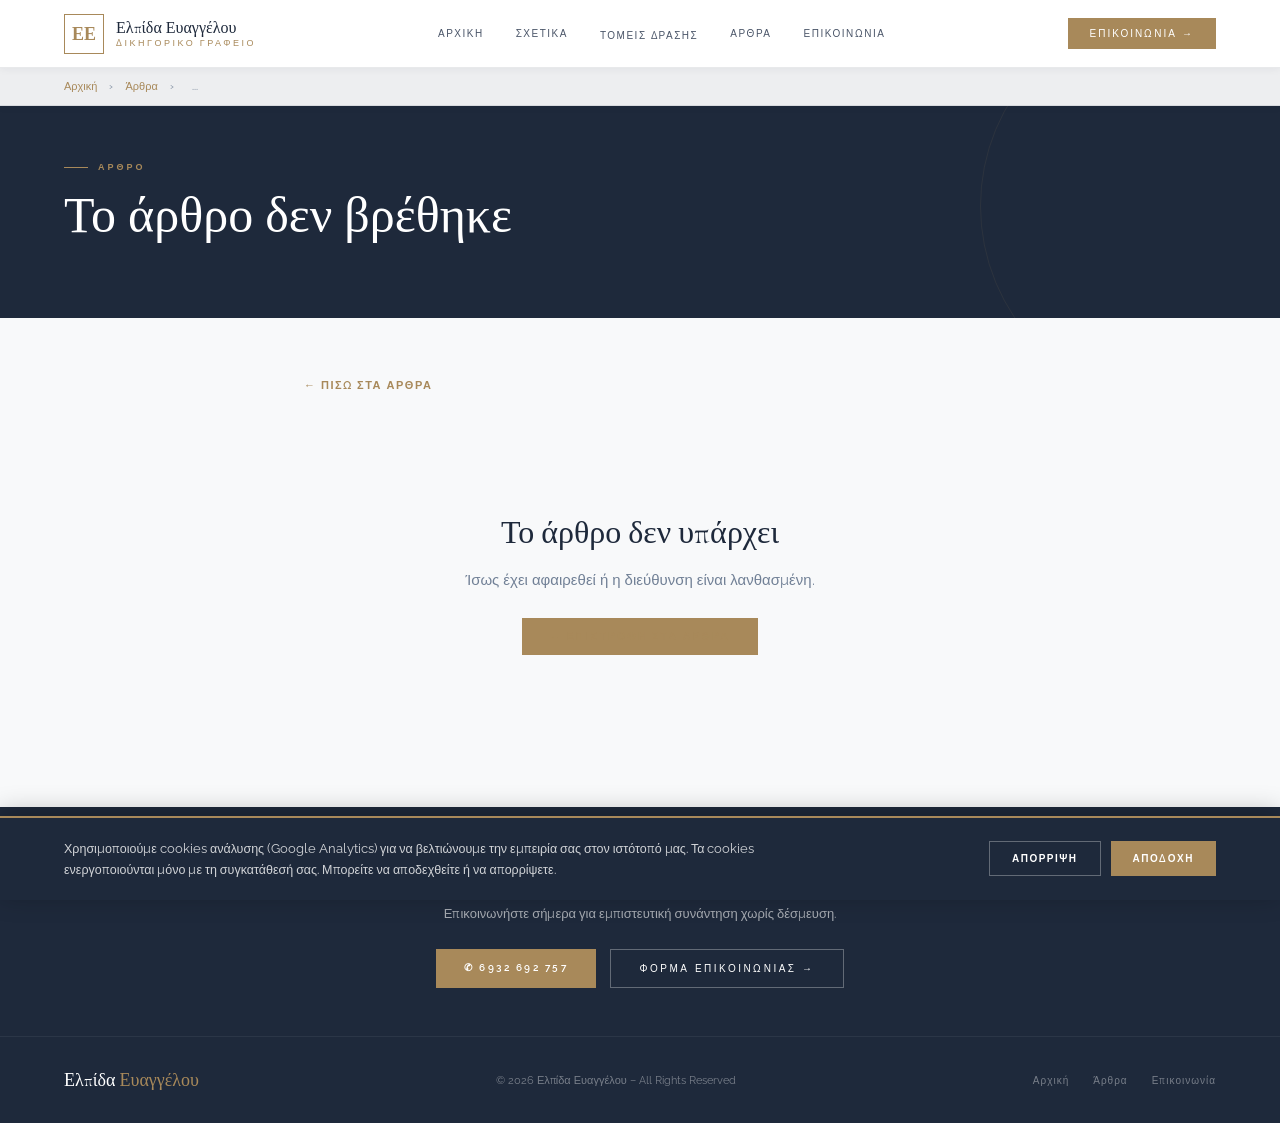
<file: arthra/artro/index.html>
<!DOCTYPE html>
<html lang="el">
<head>
<meta charset="UTF-8">
<meta name="viewport" content="width=device-width, initial-scale=1.0">
<!-- Cookie consent + Google Analytics (loads only after consent) -->
<script src="/consent.js" defer></script>
<title id="pageTitle">Άρθρο | Ελπίδα Ευαγγέλου – Δικηγορικό Γραφείο</title>
<meta name="description" id="pageDesc" content="Νομικό άρθρο από το δικηγορικό γραφείο Ελπίδας Ευαγγέλου στη Θεσσαλονίκη.">
<link rel="canonical" id="pageCanonical" href="https://www.evangeloulaw.gr/arthra/artro/">
<!-- Open Graph / social preview (updated per-article by JS) -->
<meta property="og:type" content="article">
<meta property="og:locale" content="el_GR">
<meta property="og:site_name" content="Δικηγορικό Γραφείο Ελπίδα Ευαγγέλου">
<meta property="og:title" id="ogTitle" content="Άρθρο | Ελπίδα Ευαγγέλου – Δικηγορικό Γραφείο">
<meta property="og:description" id="ogDesc" content="Νομικό άρθρο από το δικηγορικό γραφείο Ελπίδας Ευαγγέλου στη Θεσσαλονίκη.">
<meta property="og:url" id="ogUrl" content="https://www.evangeloulaw.gr/arthra/artro/">
<meta name="twitter:card" content="summary">
<meta name="twitter:title" id="twTitle" content="Άρθρο | Ελπίδα Ευαγγέλου – Δικηγορικό Γραφείο">
<meta name="twitter:description" id="twDesc" content="Νομικό άρθρο από το δικηγορικό γραφείο Ελπίδας Ευαγγέλου στη Θεσσαλονίκη.">
<link rel="icon" type="image/svg+xml" href="/favicon.svg">
<link rel="apple-touch-icon" href="/favicon.svg">
<link href="https://fonts.googleapis.com/css2?family=Cormorant+Garamond:ital,wght@0,300;0,400;0,600;1,300;1,400&family=Raleway:wght@300;400;500;600&display=swap" rel="stylesheet">
<script type="application/ld+json" id="articleSchema">{}</script>
<style>
*, *::before, *::after { margin: 0; padding: 0; box-sizing: border-box; }
:root {
  --bg: #F8F9FA; --bg-section: #EDEEF0; --navy: #1E293B; --navy-mid: #2E3F55;
  --gold: #A8895A; --gold-light: #C4A97A; --gold-pale: #F0E8D8;
  --text: #4A5568; --muted: #718096; --border: rgba(30,41,59,0.1);
  --white: #FFFFFF;
}
body { font-family: 'Raleway', sans-serif; background: var(--bg); color: var(--navy); overflow-x: hidden; }

nav {
  position: sticky; top: 0; z-index: 1000; background: var(--white);
  border-bottom: 1px solid var(--border); display: flex; align-items: center;
  justify-content: space-between; padding: 0 5vw; height: 68px;
  box-shadow: 0 1px 8px rgba(30,41,59,0.06);
}
.logo { display: flex; align-items: center; gap: 12px; text-decoration: none; }
.logo-icon { width: 40px; height: 40px; border: 1.5px solid var(--gold); display: flex; align-items: center; justify-content: center; font-family: 'Cormorant Garamond', serif; font-size: 18px; color: var(--gold); font-weight: 600; }
.logo-text { font-family: 'Cormorant Garamond', serif; font-size: 16px; color: var(--navy); line-height: 1.2; font-weight: 400; }
.logo-text span { display: block; font-size: 9px; letter-spacing: 2.5px; color: var(--gold); font-family: 'Raleway', sans-serif; font-weight: 500; text-transform: uppercase; }
.nav-links { display: flex; align-items: center; gap: 32px; }
.nav-links a { color: var(--text); text-decoration: none; font-size: 10px; letter-spacing: 1.5px; text-transform: uppercase; font-weight: 500; transition: color 0.2s; }
.nav-links a:hover { color: var(--gold); }
.nav-cta { background: var(--gold); color: var(--white); padding: 10px 22px; font-size: 10px; letter-spacing: 2px; text-transform: uppercase; font-family: 'Raleway', sans-serif; font-weight: 500; border: none; cursor: pointer; transition: all 0.2s; text-decoration: none; }
.nav-cta:hover { background: var(--navy-mid); }

.breadcrumb { background: var(--bg-section); padding: 12px 5vw; border-bottom: 1px solid var(--border); font-size: 11px; color: var(--muted); display: flex; gap: 6px; align-items: center; flex-wrap: wrap; justify-content: flex-start; height: auto; position: relative; z-index: 1; }
.breadcrumb a { color: var(--gold); text-decoration: none; }
.breadcrumb a:hover { text-decoration: underline; }
.breadcrumb span { margin: 0 6px; }

.page-hero { background: var(--navy); padding: 56px 5vw; position: relative; overflow: hidden; }
.page-hero::before { content: ''; position: absolute; right: -100px; top: -100px; width: 400px; height: 400px; border: 1px solid rgba(168,137,90,0.1); border-radius: 50%; }
.page-eyebrow { font-size: 9px; letter-spacing: 3px; color: var(--gold); text-transform: uppercase; font-weight: 600; margin-bottom: 14px; display: flex; align-items: center; gap: 10px; }
.page-eyebrow::before { content: ''; width: 24px; height: 1px; background: var(--gold); }
.page-hero h1 { font-family: 'Cormorant Garamond', serif; font-size: clamp(28px, 4vw, 50px); font-weight: 300; color: var(--white); line-height: 1.2; margin-bottom: 16px; max-width: 760px; }
.page-hero h1 em { font-style: italic; color: var(--gold); }
.hero-meta { font-size: 11px; color: rgba(255,255,255,0.4); letter-spacing: 1px; }
.hero-meta span { margin: 0 8px; }

.article-wrap { max-width: 800px; margin: 0 auto; padding: 56px 5vw 72px; }

.article-body h2 { font-family: 'Cormorant Garamond', serif; font-size: clamp(22px, 2.8vw, 32px); font-weight: 400; color: var(--navy); line-height: 1.3; margin: 40px 0 16px; }
.article-body h2:first-child { margin-top: 0; }
.article-body h3 { font-family: 'Cormorant Garamond', serif; font-size: clamp(18px, 2vw, 24px); font-weight: 600; color: var(--navy); margin: 28px 0 12px; }
.article-body p { font-size: 15px; color: var(--text); line-height: 1.9; margin-bottom: 18px; }
.article-body ul, .article-body ol { margin: 0 0 20px 20px; }
.article-body li { font-size: 14px; color: var(--text); line-height: 1.85; margin-bottom: 8px; }
.article-body strong { color: var(--navy); font-weight: 600; }
.article-body em { font-style: italic; }
.article-body a { color: var(--gold); text-decoration: none; font-weight: 600; }
.article-body a:hover { text-decoration: underline; }
.article-body blockquote { border-left: 3px solid var(--gold); padding: 12px 20px; background: var(--gold-pale); margin: 24px 0; font-style: italic; color: var(--navy-mid); font-size: 15px; line-height: 1.8; }

.divider { border: none; border-top: 1px solid var(--border); margin: 40px 0; }

.back-link { display: inline-flex; align-items: center; gap: 8px; font-size: 11px; letter-spacing: 1.5px; text-transform: uppercase; font-weight: 600; color: var(--gold); text-decoration: none; margin-bottom: 40px; transition: gap 0.2s; }
.back-link:hover { gap: 12px; }

.cta-section { background: var(--navy); padding: 48px 5vw; text-align: center; }
.cta-section h2 { font-family: 'Cormorant Garamond', serif; font-size: 32px; font-weight: 300; color: var(--white); margin-bottom: 12px; }
.cta-section h2 em { font-style: italic; color: var(--gold); }
.cta-section p { font-size: 13px; color: rgba(255,255,255,0.6); margin-bottom: 28px; }
.cta-buttons { display: flex; gap: 14px; justify-content: center; flex-wrap: wrap; }
.btn-gold { background: var(--gold); color: var(--white); padding: 13px 28px; font-size: 10px; letter-spacing: 2.5px; text-transform: uppercase; font-weight: 600; border: none; cursor: pointer; font-family: 'Raleway', sans-serif; transition: background 0.2s; text-decoration: none; display: inline-block; }
.btn-gold:hover { background: var(--gold-light); }
.btn-white { background: transparent; color: var(--white); padding: 13px 28px; font-size: 10px; letter-spacing: 2.5px; text-transform: uppercase; font-weight: 500; border: 1.5px solid rgba(255,255,255,0.3); cursor: pointer; font-family: 'Raleway', sans-serif; transition: all 0.2s; text-decoration: none; display: inline-block; }
.btn-white:hover { border-color: var(--gold); color: var(--gold); }

footer { background: var(--navy); border-top: 1px solid rgba(255,255,255,0.06); padding: 32px 5vw; display: flex; align-items: center; justify-content: space-between; flex-wrap: wrap; gap: 16px; }
.footer-logo { font-family: 'Cormorant Garamond', serif; font-size: 18px; color: var(--white); }
.footer-logo span { color: var(--gold); }
.footer-copy { font-size: 11px; color: rgba(255,255,255,0.4); }
.footer-links { display: flex; gap: 24px; }
.footer-links a { font-size: 10px; color: rgba(255,255,255,0.4); text-decoration: none; letter-spacing: 1px; transition: color 0.2s; }
.footer-links a:hover { color: var(--gold); }

.not-found { text-align: center; padding: 80px 5vw; }
.not-found h2 { font-family: 'Cormorant Garamond', serif; font-size: 32px; color: var(--navy); margin-bottom: 12px; }
.not-found p { color: var(--muted); margin-bottom: 24px; }

@media (max-width: 768px) {
  .nav-links { display: none; } .nav-cta { display: none; } .hamburger { display: flex !important; }
  .article-wrap { padding: 40px 5vw 56px; }
}

@keyframes fadeSlideLeft {
  from { opacity: 0; transform: translateX(-48px); }
  to   { opacity: 1; transform: translateX(0); }
}
.breadcrumb      { animation: fadeSlideLeft 0.4s ease both; }
.page-hero       { animation: fadeSlideLeft 0.5s ease 0.07s both; }
.article-wrap    { animation: fadeSlideLeft 0.6s ease 0.18s both; }
.cta-section     { animation: fadeSlideLeft 0.45s ease 0.05s both; }
footer           { animation: fadeSlideLeft 0.4s ease 0.05s both; }

.hamburger { display: none; flex-direction: column; justify-content: center; gap: 6px; width: 30px; height: 24px; background: none; border: none; cursor: pointer; padding: 0; }
.hamburger span { display: block; width: 100%; height: 2px; background: var(--navy); transition: transform 0.3s ease, opacity 0.3s ease; }
.hamburger.open span:nth-child(1) { transform: translateY(8px) rotate(45deg); }
.hamburger.open span:nth-child(2) { opacity: 0; }
.hamburger.open span:nth-child(3) { transform: translateY(-8px) rotate(-45deg); }
.mobile-menu {
  position: fixed; inset: 0; background: var(--navy); z-index: 3000;
  display: flex; flex-direction: column; align-items: center; justify-content: center; gap: 28px;
  clip-path: circle(0px at calc(100% - 38px) 34px);
  transition: clip-path 0.6s cubic-bezier(0.65,0,0.35,1);
  visibility: hidden;
}
.mobile-menu.open { visibility: visible; clip-path: circle(150% at calc(100% - 38px) 34px); }
.mobile-menu > a {
  color: var(--white); text-decoration: none; font-family: 'Cormorant Garamond', serif;
  font-size: 26px; font-weight: 300; letter-spacing: 0.4px;
  opacity: 0; transform: translateY(16px); transition: opacity 0.4s ease, transform 0.4s ease;
}
.mobile-menu.open > a { opacity: 1; transform: translateY(0); }
.mobile-menu.open > a:nth-child(1) { transition-delay: .12s; }
.mobile-menu.open > a:nth-child(2) { transition-delay: .17s; }
.mobile-menu.open > a:nth-child(3) { transition-delay: .22s; }
.mobile-menu.open > a:nth-child(4) { transition-delay: .27s; }
.mobile-menu.open > a:nth-child(5) { transition-delay: .32s; }
.mobile-menu > a:last-of-type {
  margin-top: 8px; background: var(--gold); color: var(--white);
  padding: 14px 36px; font-family: 'Raleway', sans-serif; font-size: 11px;
  letter-spacing: 2.5px; text-transform: uppercase; font-weight: 600;
}
.menu-close { position: absolute; top: 14px; right: 20px; width: 44px; height: 44px; background: none; border: none; cursor: pointer; z-index: 5; }
.menu-close::before, .menu-close::after { content: ''; position: absolute; left: 9px; top: 21px; width: 26px; height: 2px; background: var(--white); }
.menu-close::before { transform: rotate(45deg); }
.menu-close::after { transform: rotate(-45deg); }
@media (min-width: 769px) { .hamburger, .mobile-menu { display: none !important; } }
.nav-dropdown { position: relative; }
.nav-dropdown > .dropdown-panel { position: absolute; top: 100%; left: 0; min-width: 250px; background: #FFFFFF; border: 1px solid rgba(30,41,59,0.1); box-shadow: 0 12px 34px rgba(30,41,59,0.14); padding: 8px; display: flex; flex-direction: column; opacity: 0; visibility: hidden; transform: translateY(8px); transition: opacity 0.22s ease, transform 0.22s ease; z-index: 1200; }
.nav-dropdown:hover > .dropdown-panel { opacity: 1; visibility: visible; transform: translateY(0); }
.nav-dropdown .dropdown-panel a { padding: 10px 14px; font-size: 11px; letter-spacing: 0.5px; text-transform: none; color: #4A5568; white-space: nowrap; font-weight: 500; transition: background 0.15s ease, color 0.15s ease; }
.nav-dropdown .dropdown-panel a:hover { background: #EDEEF0; color: #A8895A; }
.mm-group { display: flex; flex-direction: column; align-items: center; opacity: 0; transform: translateY(16px); transition: opacity 0.4s ease, transform 0.4s ease; transition-delay: .22s; }
.mobile-menu.open .mm-group { opacity: 1; transform: translateY(0); }
.mm-toggle { background: none; border: none; cursor: pointer; color: #fff; font-family: 'Cormorant Garamond', serif; font-size: 26px; font-weight: 300; letter-spacing: 0.4px; display: inline-flex; align-items: center; gap: 8px; }
.mm-toggle::after { content: '\25BE'; font-size: 15px; transition: transform 0.3s ease; }
.mm-group.open .mm-toggle::after { transform: rotate(180deg); }
.mm-sub { display: flex; flex-direction: column; align-items: center; gap: 14px; max-height: 0; overflow: hidden; opacity: 0; margin-top: 0; transition: max-height 0.4s ease, opacity 0.3s ease, margin-top 0.4s ease; }
.mm-group.open .mm-sub { max-height: 420px; opacity: 1; margin-top: 18px; }
.mm-sub a { color: rgba(255,255,255,0.72); text-decoration: none; font-family: 'Raleway', sans-serif; font-size: 14px; font-weight: 400; letter-spacing: 0.3px; }
.mm-sub a:hover { color: #fff; }
</style>
</head>
<body>
<a href="#main-content" class="skip-link" style="position:absolute;left:-9999px;top:0;z-index:9999;background:#1E293B;color:#fff;padding:10px 16px;" onfocus="this.style.left='0'" onblur="this.style.left='-9999px'">Μετάβαση στο περιεχόμενο</a>

<nav>
  <a href="/" class="logo">
    <div class="logo-icon">ΕΕ</div>
    <div class="logo-text">Ελπίδα Ευαγγέλου<span>Δικηγορικό Γραφείο</span></div>
  </a>
  <div class="nav-links">
    <a href="/">Αρχική</a>
    <a href="/#about">Σχετικά</a>
    <div class="nav-dropdown"><a href="/#practice">Τομείς Δράσης</a><div class="dropdown-panel"><a href="/agorapwlisies-akineton-thessaloniki">Αγοραπωλησίες Ακινήτων Θεσσαλονίκη</a><a href="/agorapwlisies-akineton-xalkidiki">Αγοραπωλησίες Ακινήτων Χαλκιδική</a><a href="/astiko-dikaio-thessaloniki">Αστικό Δίκαιο</a><a href="/poiniko-dikaio-thessaloniki">Ποινικό Δίκαιο</a><a href="/emporiko-dikaio-thessaloniki">Εμπορικό Δίκαιο</a><a href="/dioikitiko-dikaio-thessaloniki">Διοικητικό Δίκαιο</a></div></div>
    <a href="/arthra">Άρθρα</a>
    <a href="/epikoinonia">Επικοινωνία</a>
  </div>
  <a href="/epikoinonia" class="nav-cta">Επικοινωνία &rarr;</a>
  <button class="hamburger" onclick="toggleMobileMenu()" aria-label="Μενού" aria-expanded="false"><span></span><span></span><span></span></button>
</nav>
<div class="mobile-menu" id="mobileMenu">
    <a href="/">Αρχική</a>
    <a href="/#about">Σχετικά</a>
    <div class="mm-group"><button class="mm-toggle" onclick="this.parentElement.classList.toggle('open')">Τομείς Δράσης</button><div class="mm-sub"><a href="/agorapwlisies-akineton-thessaloniki">Αγοραπωλησίες Θεσσαλονίκη</a><a href="/agorapwlisies-akineton-xalkidiki">Αγοραπωλησίες Χαλκιδική</a><a href="/astiko-dikaio-thessaloniki">Αστικό Δίκαιο</a><a href="/poiniko-dikaio-thessaloniki">Ποινικό Δίκαιο</a><a href="/emporiko-dikaio-thessaloniki">Εμπορικό Δίκαιο</a><a href="/dioikitiko-dikaio-thessaloniki">Διοικητικό Δίκαιο</a></div></div>
    <a href="/arthra">Άρθρα</a>
    <a href="/epikoinonia">Επικοινωνία</a>
  <button class="menu-close" onclick="closeMobileMenu()" aria-label="Κλείσιμο"></button></div>


<nav class="breadcrumb" aria-label="breadcrumb" id="breadcrumbEl">
  <a href="/">Αρχική</a>
  <span>›</span>
  <a href="/arthra">Άρθρα</a>
  <span>›</span>
  <span id="breadcrumbTitle">...</span>
</nav>

<main id="main-content">
<section class="page-hero" id="heroEl">
  <div class="page-eyebrow" id="heroEyebrow">Άρθρο</div>
  <h1 id="heroTitle">Φόρτωση...</h1>
  <div class="hero-meta" id="heroMeta"></div>
</section>

<div class="article-wrap" id="articleWrap">
  <a href="/arthra" class="back-link">
    ← Πίσω στα Άρθρα
  </a>
  <div class="article-body" id="articleBody">
    <p style="color:var(--muted);">Φόρτωση άρθρου...</p>
  </div>
</div>

<section class="cta-section">
  <h2>Χρειάζεστε <em>Νομική Συμβουλή;</em></h2>
  <p>Επικοινωνήστε σήμερα για εμπιστευτική συνάντηση χωρίς δέσμευση.</p>
  <div class="cta-buttons">
    <a href="tel:+306932692757" class="btn-gold">&#9990; 6932 692 757</a>
    <a href="/epikoinonia" class="btn-white">Φόρμα Επικοινωνίας &rarr;</a>
  </div>
</section>

</main>
<footer>
  <div class="footer-logo">Ελπίδα <span>Ευαγγέλου</span></div>
  <div class="footer-copy">&copy; 2026 Ελπίδα Ευαγγέλου &ndash; All Rights Reserved</div>
  <div class="footer-links">
    <a href="/">Αρχική</a>
    <a href="/arthra">Άρθρα</a>
    <a href="/epikoinonia">Επικοινωνία</a>
  </div>
</footer>

<script>
function formatDate(d) {
  if (!d) return '';
  const dt = new Date(d);
  return dt.toLocaleDateString('el-GR', { day: 'numeric', month: 'long', year: 'numeric' });
}
function readTime(html) {
  const words = (html || '').replace(/<[^>]+>/g, ' ').split(/\s+/).filter(Boolean).length;
  return Math.max(1, Math.round(words / 180));
}

async function loadArticle() {
  // Support both pretty URLs (/arthra/<slug>) and the legacy ?id= query.
  const params = new URLSearchParams(window.location.search);
  let id = params.get('id');
  if (!id) {
    const m = window.location.pathname.match(/\/arthra\/([^\/]+)\/?$/);
    if (m && m[1] !== 'artro') id = decodeURIComponent(m[1]);
  }

  if (!id) { showNotFound(); return; }

  let articles = [];
  try {
    const r = await fetch('/arthra/articles.json?v=' + Date.now());
    if (r.ok) articles = await r.json();
  } catch(e) {}

  const article = articles.find(a => a.id === id);
  if (!article) { showNotFound(); return; }

  // Canonical pretty URL for this article
  const artUrl = 'https://www.evangeloulaw.gr/arthra/' + id;

  // SEO title/description — use metaTitle/meta if set, else fall back
  const pageTitle = article.metaTitle ? article.metaTitle : (article.title + ' | Ελπίδα Ευαγγέλου – Δικηγορικό Γραφείο');
  const ogTitle   = article.metaTitle ? article.metaTitle : (article.title + ' | Ελπίδα Ευαγγέλου');
  const metaDesc  = article.meta || article.excerpt || '';

  // Update page meta
  document.getElementById('pageTitle').textContent = pageTitle;
  if (metaDesc) document.getElementById('pageDesc').content = metaDesc;
  document.getElementById('pageCanonical').href = artUrl;

  // Update Open Graph / Twitter per-article
  document.getElementById('ogTitle').content = ogTitle;
  document.getElementById('twTitle').content = ogTitle;
  document.getElementById('ogUrl').content = artUrl;
  if (metaDesc) {
    document.getElementById('ogDesc').content = metaDesc;
    document.getElementById('twDesc').content = metaDesc;
  }

  // Schema
  const schema = {
    "@context": "https://schema.org",
    "@type": "Article",
    "headline": article.title,
    "description": article.excerpt || '',
    "mainEntityOfPage": artUrl,
    "datePublished": article.date,
    "author": { "@type": "Person", "name": "Ελπίδα Ευαγγέλου" },
    "publisher": {
      "@type": "LegalService",
      "name": "Δικηγορικό Γραφείο Ελπίδα Ευαγγέλου",
      "telephone": "+306932692757"
    }
  };
  document.getElementById('articleSchema').textContent = JSON.stringify(schema);

  // Render
  document.getElementById('breadcrumbTitle').textContent = article.title;
  document.getElementById('heroEyebrow').textContent = article.category + ' · Άρθρο';
  document.getElementById('heroTitle').textContent = article.title;
  document.getElementById('heroMeta').innerHTML =
    formatDate(article.date) +
    '<span>·</span>' +
    readTime(article.content) + ' λεπτά ανάγνωση';
  document.getElementById('articleBody').innerHTML = article.content;
}

function showNotFound() {
  document.getElementById('heroTitle').textContent = 'Το άρθρο δεν βρέθηκε';
  document.getElementById('articleBody').innerHTML = `
    <div class="not-found">
      <h2>Το άρθρο δεν υπάρχει</h2>
      <p>Ίσως έχει αφαιρεθεί ή η διεύθυνση είναι λανθασμένη.</p>
      <a href="/arthra" class="btn-gold">← Επιστροφή στα Άρθρα</a>
    </div>`;
}

loadArticle();
</script>
<script>
function openMobileMenu(){
  document.querySelector('nav').classList.add('menu-open');
  document.querySelector('.hamburger').classList.add('open');
  document.querySelector('.mobile-menu').classList.add('open');
  document.body.style.overflow = 'hidden';
}
function closeMobileMenu(){
  document.querySelector('nav').classList.remove('menu-open');
  document.querySelector('.hamburger').classList.remove('open');
  document.querySelector('.mobile-menu').classList.remove('open');
  document.body.style.overflow = '';
}
function toggleMobileMenu(){
  document.querySelector('.mobile-menu').classList.contains('open') ? closeMobileMenu() : openMobileMenu();
}
document.addEventListener('keydown', function(e){ if (e.key === 'Escape') closeMobileMenu(); });
document.querySelectorAll('.mobile-menu > a').forEach(function(a){ a.addEventListener('click', closeMobileMenu); });
document.querySelector('.mobile-menu').addEventListener('click', function(e){ if (e.target.classList.contains('mobile-menu')) closeMobileMenu(); });
</script>
</body>
</html>
</file>
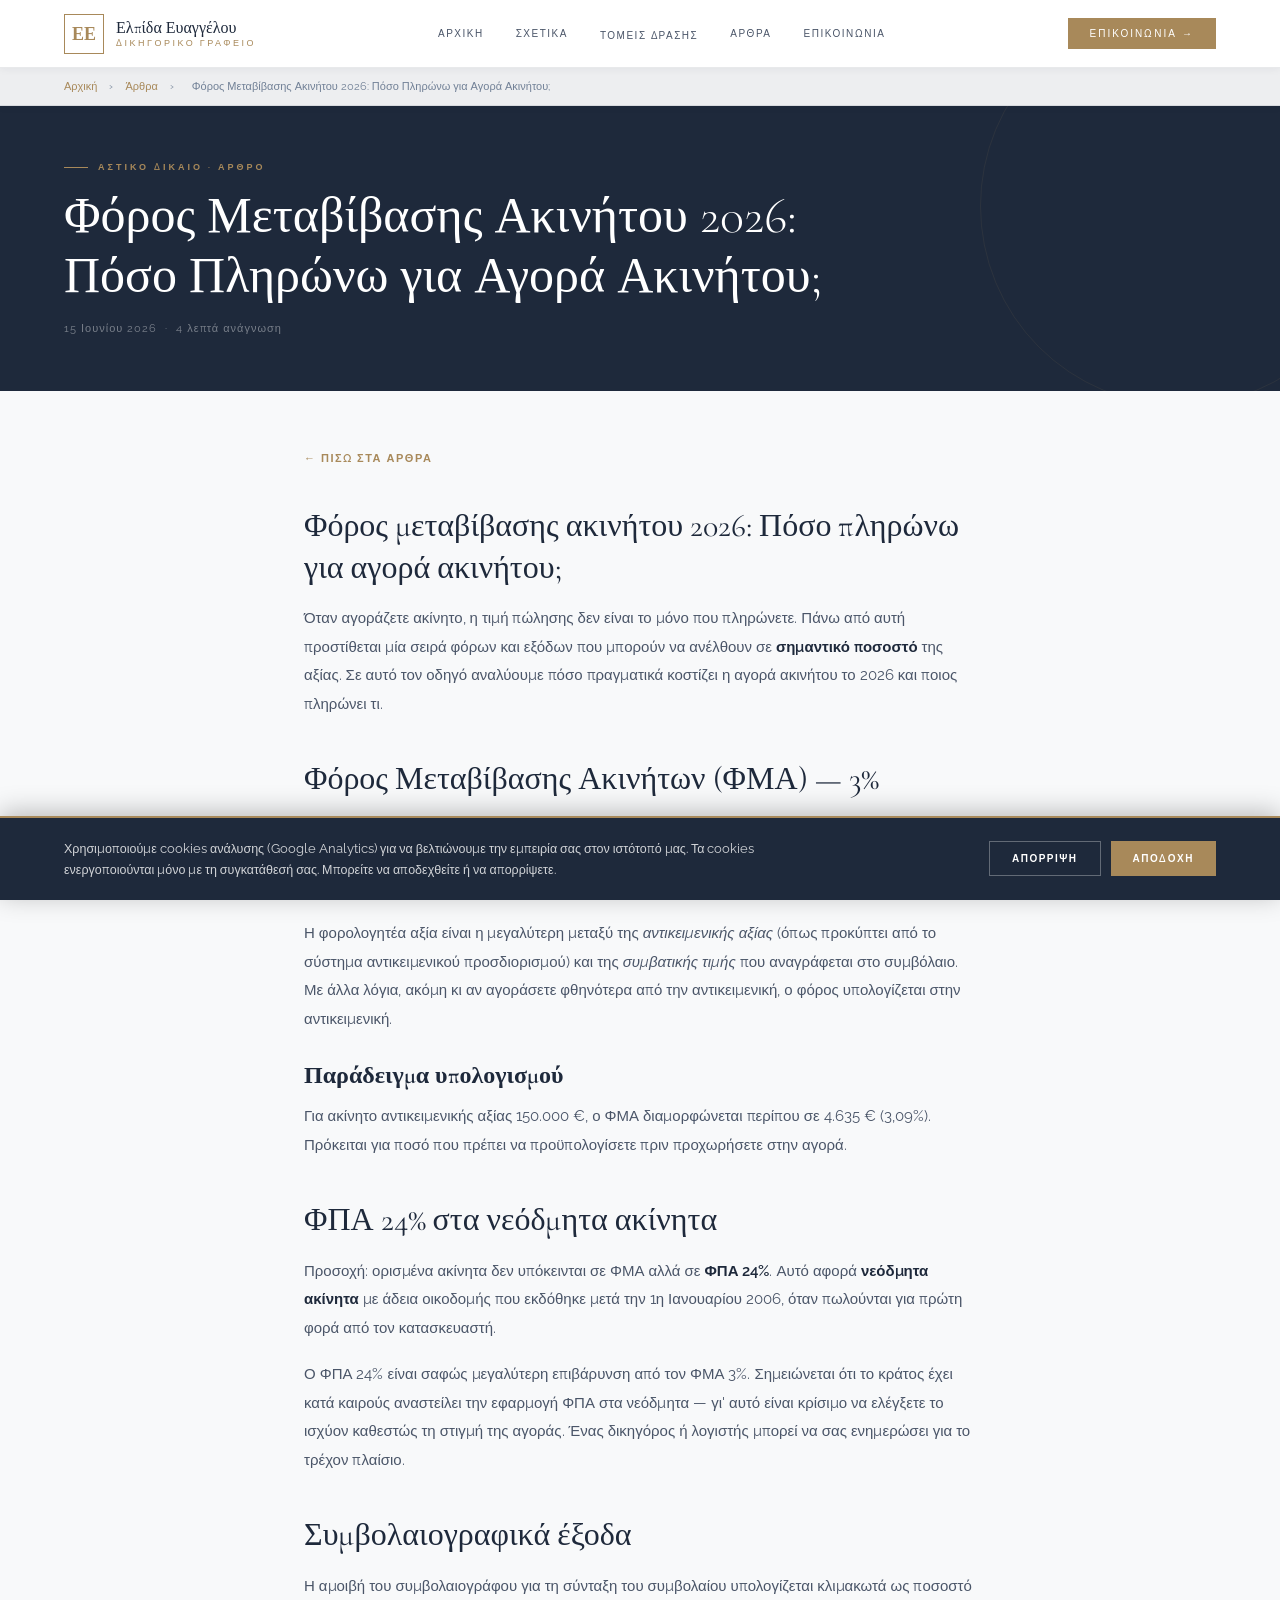
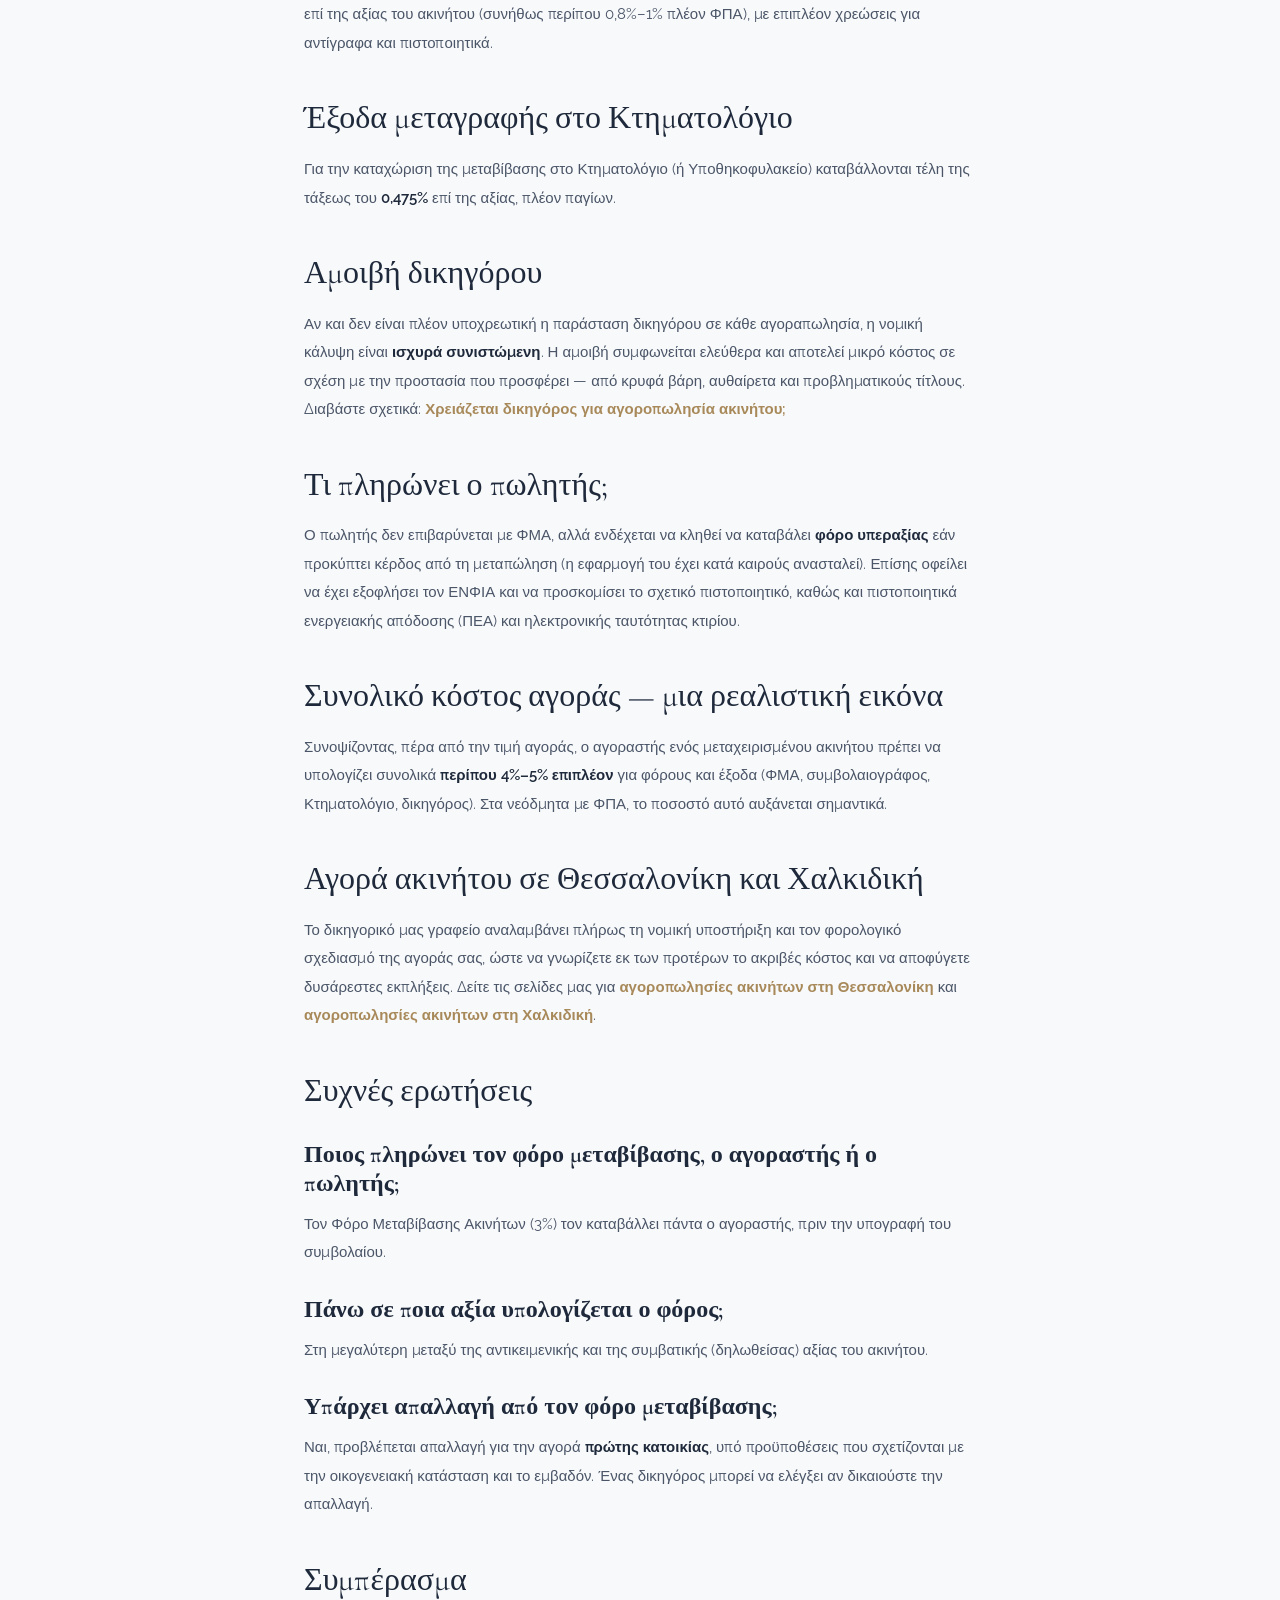
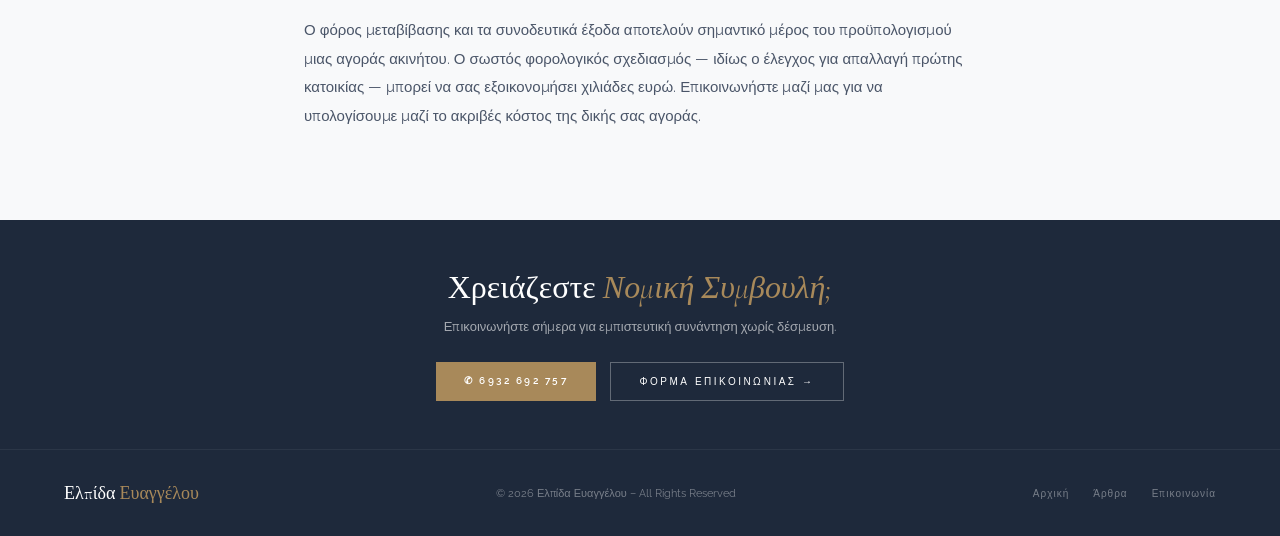
<file: arthra/foros-metavivasis-akinitou-2026/index.html>
<!DOCTYPE html>
<html lang="el">
<head>
<meta charset="UTF-8">
<meta name="viewport" content="width=device-width, initial-scale=1.0">
<script src="/consent.js" defer></script>
<title>Φόρος Μεταβίβασης Ακινήτου 2026: Πόσο Πληρώνω για Αγορά Ακινήτου; | Ελπίδα Ευαγγέλου – Δικηγορικό Γραφείο</title>
<meta name="description" content="Φόρος μεταβίβασης 3%, ΦΠΑ 24% στα νεόδμητα, συμβολαιογραφικά και αμοιβές: αναλυτικός οδηγός για το πραγματικό κόστος αγοράς ακινήτου το 2026.">
<link rel="canonical" href="https://www.evangeloulaw.gr/arthra/foros-metavivasis-akinitou-2026">
<meta property="og:type" content="article">
<meta property="og:locale" content="el_GR">
<meta property="og:site_name" content="Δικηγορικό Γραφείο Ελπίδα Ευαγγέλου">
<meta property="og:title" content="Φόρος Μεταβίβασης Ακινήτου 2026: Πόσο Πληρώνω για Αγορά Ακινήτου; | Ελπίδα Ευαγγέλου">
<meta property="og:description" content="Φόρος μεταβίβασης 3%, ΦΠΑ 24% στα νεόδμητα, συμβολαιογραφικά και αμοιβές: αναλυτικός οδηγός για το πραγματικό κόστος αγοράς ακινήτου το 2026.">
<meta property="og:url" content="https://www.evangeloulaw.gr/arthra/foros-metavivasis-akinitou-2026">
<meta name="twitter:card" content="summary">
<meta name="twitter:title" content="Φόρος Μεταβίβασης Ακινήτου 2026: Πόσο Πληρώνω για Αγορά Ακινήτου; | Ελπίδα Ευαγγέλου">
<meta name="twitter:description" content="Φόρος μεταβίβασης 3%, ΦΠΑ 24% στα νεόδμητα, συμβολαιογραφικά και αμοιβές: αναλυτικός οδηγός για το πραγματικό κόστος αγοράς ακινήτου το 2026.">
<link rel="icon" type="image/svg+xml" href="/favicon.svg">
<link rel="apple-touch-icon" href="/favicon.svg">
<link href="https://fonts.googleapis.com/css2?family=Cormorant+Garamond:ital,wght@0,300;0,400;0,600;1,300;1,400&family=Raleway:wght@300;400;500;600&display=swap" rel="stylesheet">
<link rel="stylesheet" href="/arthra/article.css">
<script type="application/ld+json">{"@context":"https://schema.org","@type":"Article","headline":"Φόρος Μεταβίβασης Ακινήτου 2026: Πόσο Πληρώνω για Αγορά Ακινήτου;","description":"Φόρος μεταβίβασης 3%, ΦΠΑ 24% στα νεόδμητα, συμβολαιογραφικά και αμοιβές: αναλυτικός οδηγός για το πραγματικό κόστος αγοράς ακινήτου το 2026.","mainEntityOfPage":"https://www.evangeloulaw.gr/arthra/foros-metavivasis-akinitou-2026","datePublished":"2026-06-15","author":{"@type":"Person","name":"Ελπίδα Ευαγγέλου"},"publisher":{"@type":"LegalService","name":"Δικηγορικό Γραφείο Ελπίδα Ευαγγέλου","telephone":"+306932692757"}}</script>
</head>
<body>
<a href="#main-content" class="skip-link" style="position:absolute;left:-9999px;top:0;z-index:9999;background:#1E293B;color:#fff;padding:10px 16px;" onfocus="this.style.left='0'" onblur="this.style.left='-9999px'">Μετάβαση στο περιεχόμενο</a>

<nav>
  <a href="/" class="logo">
    <div class="logo-icon">ΕΕ</div>
    <div class="logo-text">Ελπίδα Ευαγγέλου<span>Δικηγορικό Γραφείο</span></div>
  </a>
  <div class="nav-links">
    <a href="/">Αρχική</a>
    <a href="/#about">Σχετικά</a>
    <div class="nav-dropdown"><a href="/#practice">Τομείς Δράσης</a><div class="dropdown-panel"><a href="/agorapwlisies-akineton-thessaloniki">Αγοραπωλησίες Ακινήτων Θεσσαλονίκη</a><a href="/agorapwlisies-akineton-xalkidiki">Αγοραπωλησίες Ακινήτων Χαλκιδική</a><a href="/astiko-dikaio-thessaloniki">Αστικό Δίκαιο</a><a href="/poiniko-dikaio-thessaloniki">Ποινικό Δίκαιο</a><a href="/emporiko-dikaio-thessaloniki">Εμπορικό Δίκαιο</a><a href="/dioikitiko-dikaio-thessaloniki">Διοικητικό Δίκαιο</a></div></div>
    <a href="/arthra">Άρθρα</a>
    <a href="/epikoinonia">Επικοινωνία</a>
  </div>
  <a href="/epikoinonia" class="nav-cta">Επικοινωνία &rarr;</a>
  <button class="hamburger" onclick="toggleMobileMenu()" aria-label="Μενού" aria-expanded="false"><span></span><span></span><span></span></button>
</nav>
<div class="mobile-menu" id="mobileMenu">
    <a href="/">Αρχική</a>
    <a href="/#about">Σχετικά</a>
    <div class="mm-group"><button class="mm-toggle" onclick="this.parentElement.classList.toggle('open')">Τομείς Δράσης</button><div class="mm-sub"><a href="/agorapwlisies-akineton-thessaloniki">Αγοραπωλησίες Θεσσαλονίκη</a><a href="/agorapwlisies-akineton-xalkidiki">Αγοραπωλησίες Χαλκιδική</a><a href="/astiko-dikaio-thessaloniki">Αστικό Δίκαιο</a><a href="/poiniko-dikaio-thessaloniki">Ποινικό Δίκαιο</a><a href="/emporiko-dikaio-thessaloniki">Εμπορικό Δίκαιο</a><a href="/dioikitiko-dikaio-thessaloniki">Διοικητικό Δίκαιο</a></div></div>
    <a href="/arthra">Άρθρα</a>
    <a href="/epikoinonia">Επικοινωνία</a>
  <button class="menu-close" onclick="closeMobileMenu()" aria-label="Κλείσιμο"></button></div>


<nav class="breadcrumb" aria-label="breadcrumb">
  <a href="/">Αρχική</a>
  <span>›</span>
  <a href="/arthra">Άρθρα</a>
  <span>›</span>
  <span>Φόρος Μεταβίβασης Ακινήτου 2026: Πόσο Πληρώνω για Αγορά Ακινήτου;</span>
</nav>

<main id="main-content">
<section class="page-hero">
  <div class="page-eyebrow">Αστικό Δίκαιο · Άρθρο</div>
  <h1>Φόρος Μεταβίβασης Ακινήτου 2026: Πόσο Πληρώνω για Αγορά Ακινήτου;</h1>
  <div class="hero-meta">15 Ιουνίου 2026<span>·</span>4 λεπτά ανάγνωση</div>
</section>

<div class="article-wrap">
  <a href="/arthra" class="back-link">← Πίσω στα Άρθρα</a>
  <div class="article-body"><h2>Φόρος μεταβίβασης ακινήτου 2026: Πόσο πληρώνω για αγορά ακινήτου;</h2><p>Όταν αγοράζετε ακίνητο, η τιμή πώλησης δεν είναι το μόνο που πληρώνετε. Πάνω από αυτή προστίθεται μία σειρά φόρων και εξόδων που μπορούν να ανέλθουν σε <strong>σημαντικό ποσοστό</strong> της αξίας. Σε αυτό τον οδηγό αναλύουμε πόσο πραγματικά κοστίζει η αγορά ακινήτου το 2026 και ποιος πληρώνει τι.</p><h2>Φόρος Μεταβίβασης Ακινήτων (ΦΜΑ) — 3%</h2><p>Ο βασικός φόρος που καταβάλλει ο <strong>αγοραστής</strong> είναι ο Φόρος Μεταβίβασης Ακινήτων (ΦΜΑ), ο οποίος ανέρχεται σε <strong>3% επί της φορολογητέας αξίας</strong> του ακινήτου. Σε αυτόν προστίθεται και μικρός δημοτικός φόρος (3% επί του ΦΜΑ), διαμορφώνοντας τον πραγματικό συντελεστή σε περίπου 3,09%.</p><p>Η φορολογητέα αξία είναι η μεγαλύτερη μεταξύ της <em>αντικειμενικής αξίας</em> (όπως προκύπτει από το σύστημα αντικειμενικού προσδιορισμού) και της <em>συμβατικής τιμής</em> που αναγράφεται στο συμβόλαιο. Με άλλα λόγια, ακόμη κι αν αγοράσετε φθηνότερα από την αντικειμενική, ο φόρος υπολογίζεται στην αντικειμενική.</p><h3>Παράδειγμα υπολογισμού</h3><p>Για ακίνητο αντικειμενικής αξίας 150.000 €, ο ΦΜΑ διαμορφώνεται περίπου σε 4.635 € (3,09%). Πρόκειται για ποσό που πρέπει να προϋπολογίσετε πριν προχωρήσετε στην αγορά.</p><h2>ΦΠΑ 24% στα νεόδμητα ακίνητα</h2><p>Προσοχή: ορισμένα ακίνητα δεν υπόκεινται σε ΦΜΑ αλλά σε <strong>ΦΠΑ 24%</strong>. Αυτό αφορά <strong>νεόδμητα ακίνητα</strong> με άδεια οικοδομής που εκδόθηκε μετά την 1η Ιανουαρίου 2006, όταν πωλούνται για πρώτη φορά από τον κατασκευαστή.</p><p>Ο ΦΠΑ 24% είναι σαφώς μεγαλύτερη επιβάρυνση από τον ΦΜΑ 3%. Σημειώνεται ότι το κράτος έχει κατά καιρούς αναστείλει την εφαρμογή ΦΠΑ στα νεόδμητα — γι' αυτό είναι κρίσιμο να ελέγξετε το ισχύον καθεστώς τη στιγμή της αγοράς. Ένας δικηγόρος ή λογιστής μπορεί να σας ενημερώσει για το τρέχον πλαίσιο.</p><h2>Συμβολαιογραφικά έξοδα</h2><p>Η αμοιβή του συμβολαιογράφου για τη σύνταξη του συμβολαίου υπολογίζεται κλιμακωτά ως ποσοστό επί της αξίας του ακινήτου (συνήθως περίπου 0,8%–1% πλέον ΦΠΑ), με επιπλέον χρεώσεις για αντίγραφα και πιστοποιητικά.</p><h2>Έξοδα μεταγραφής στο Κτηματολόγιο</h2><p>Για την καταχώριση της μεταβίβασης στο Κτηματολόγιο (ή Υποθηκοφυλακείο) καταβάλλονται τέλη της τάξεως του <strong>0,475%</strong> επί της αξίας, πλέον παγίων.</p><h2>Αμοιβή δικηγόρου</h2><p>Αν και δεν είναι πλέον υποχρεωτική η παράσταση δικηγόρου σε κάθε αγοραπωλησία, η νομική κάλυψη είναι <strong>ισχυρά συνιστώμενη</strong>. Η αμοιβή συμφωνείται ελεύθερα και αποτελεί μικρό κόστος σε σχέση με την προστασία που προσφέρει — από κρυφά βάρη, αυθαίρετα και προβληματικούς τίτλους. Διαβάστε σχετικά: <a href="/arthra/artro/?id=xreiazetai-dikigoros-agorapwlisia-akinetou" style="color:#A8895A;text-decoration:none;font-weight:600;">Χρειάζεται δικηγόρος για αγοροπωλησία ακινήτου;</a></p><h2>Τι πληρώνει ο πωλητής;</h2><p>Ο πωλητής δεν επιβαρύνεται με ΦΜΑ, αλλά ενδέχεται να κληθεί να καταβάλει <strong>φόρο υπεραξίας</strong> εάν προκύπτει κέρδος από τη μεταπώληση (η εφαρμογή του έχει κατά καιρούς ανασταλεί). Επίσης οφείλει να έχει εξοφλήσει τον ΕΝΦΙΑ και να προσκομίσει το σχετικό πιστοποιητικό, καθώς και πιστοποιητικά ενεργειακής απόδοσης (ΠΕΑ) και ηλεκτρονικής ταυτότητας κτιρίου.</p><h2>Συνολικό κόστος αγοράς — μια ρεαλιστική εικόνα</h2><p>Συνοψίζοντας, πέρα από την τιμή αγοράς, ο αγοραστής ενός μεταχειρισμένου ακινήτου πρέπει να υπολογίζει συνολικά <strong>περίπου 4%–5% επιπλέον</strong> για φόρους και έξοδα (ΦΜΑ, συμβολαιογράφος, Κτηματολόγιο, δικηγόρος). Στα νεόδμητα με ΦΠΑ, το ποσοστό αυτό αυξάνεται σημαντικά.</p><h2>Αγορά ακινήτου σε Θεσσαλονίκη και Χαλκιδική</h2><p>Το δικηγορικό μας γραφείο αναλαμβάνει πλήρως τη νομική υποστήριξη και τον φορολογικό σχεδιασμό της αγοράς σας, ώστε να γνωρίζετε εκ των προτέρων το ακριβές κόστος και να αποφύγετε δυσάρεστες εκπλήξεις. Δείτε τις σελίδες μας για <a href="/agorapwlisies-akineton-thessaloniki" style="color:#A8895A;text-decoration:none;font-weight:600;">αγοροπωλησίες ακινήτων στη Θεσσαλονίκη</a> και <a href="/agorapwlisies-akineton-xalkidiki" style="color:#A8895A;text-decoration:none;font-weight:600;">αγοροπωλησίες ακινήτων στη Χαλκιδική</a>.</p><h2>Συχνές ερωτήσεις</h2><h3>Ποιος πληρώνει τον φόρο μεταβίβασης, ο αγοραστής ή ο πωλητής;</h3><p>Τον Φόρο Μεταβίβασης Ακινήτων (3%) τον καταβάλλει πάντα ο αγοραστής, πριν την υπογραφή του συμβολαίου.</p><h3>Πάνω σε ποια αξία υπολογίζεται ο φόρος;</h3><p>Στη μεγαλύτερη μεταξύ της αντικειμενικής και της συμβατικής (δηλωθείσας) αξίας του ακινήτου.</p><h3>Υπάρχει απαλλαγή από τον φόρο μεταβίβασης;</h3><p>Ναι, προβλέπεται απαλλαγή για την αγορά <strong>πρώτης κατοικίας</strong>, υπό προϋποθέσεις που σχετίζονται με την οικογενειακή κατάσταση και το εμβαδόν. Ένας δικηγόρος μπορεί να ελέγξει αν δικαιούστε την απαλλαγή.</p><h2>Συμπέρασμα</h2><p>Ο φόρος μεταβίβασης και τα συνοδευτικά έξοδα αποτελούν σημαντικό μέρος του προϋπολογισμού μιας αγοράς ακινήτου. Ο σωστός φορολογικός σχεδιασμός — ιδίως ο έλεγχος για απαλλαγή πρώτης κατοικίας — μπορεί να σας εξοικονομήσει χιλιάδες ευρώ. Επικοινωνήστε μαζί μας για να υπολογίσουμε μαζί το ακριβές κόστος της δικής σας αγοράς.</p></div>
</div>

<section class="cta-section">
  <h2>Χρειάζεστε <em>Νομική Συμβουλή;</em></h2>
  <p>Επικοινωνήστε σήμερα για εμπιστευτική συνάντηση χωρίς δέσμευση.</p>
  <div class="cta-buttons">
    <a href="tel:+306932692757" class="btn-gold">&#9990; 6932 692 757</a>
    <a href="/epikoinonia" class="btn-white">Φόρμα Επικοινωνίας &rarr;</a>
  </div>
</section>

</main>
<footer>
  <div class="footer-logo">Ελπίδα <span>Ευαγγέλου</span></div>
  <div class="footer-copy">&copy; 2026 Ελπίδα Ευαγγέλου &ndash; All Rights Reserved</div>
  <div class="footer-links">
    <a href="/">Αρχική</a>
    <a href="/arthra">Άρθρα</a>
    <a href="/epikoinonia">Επικοινωνία</a>
  </div>
</footer>
<script>
function openMobileMenu(){
  document.querySelector('nav').classList.add('menu-open');
  document.querySelector('.hamburger').classList.add('open');
  document.querySelector('.mobile-menu').classList.add('open');
  document.body.style.overflow = 'hidden';
}
function closeMobileMenu(){
  document.querySelector('nav').classList.remove('menu-open');
  document.querySelector('.hamburger').classList.remove('open');
  document.querySelector('.mobile-menu').classList.remove('open');
  document.body.style.overflow = '';
}
function toggleMobileMenu(){
  document.querySelector('.mobile-menu').classList.contains('open') ? closeMobileMenu() : openMobileMenu();
}
document.addEventListener('keydown', function(e){ if (e.key === 'Escape') closeMobileMenu(); });
document.querySelectorAll('.mobile-menu > a').forEach(function(a){ a.addEventListener('click', closeMobileMenu); });
document.querySelector('.mobile-menu').addEventListener('click', function(e){ if (e.target.classList.contains('mobile-menu')) closeMobileMenu(); });
</script>
</body>
</html>
</file>
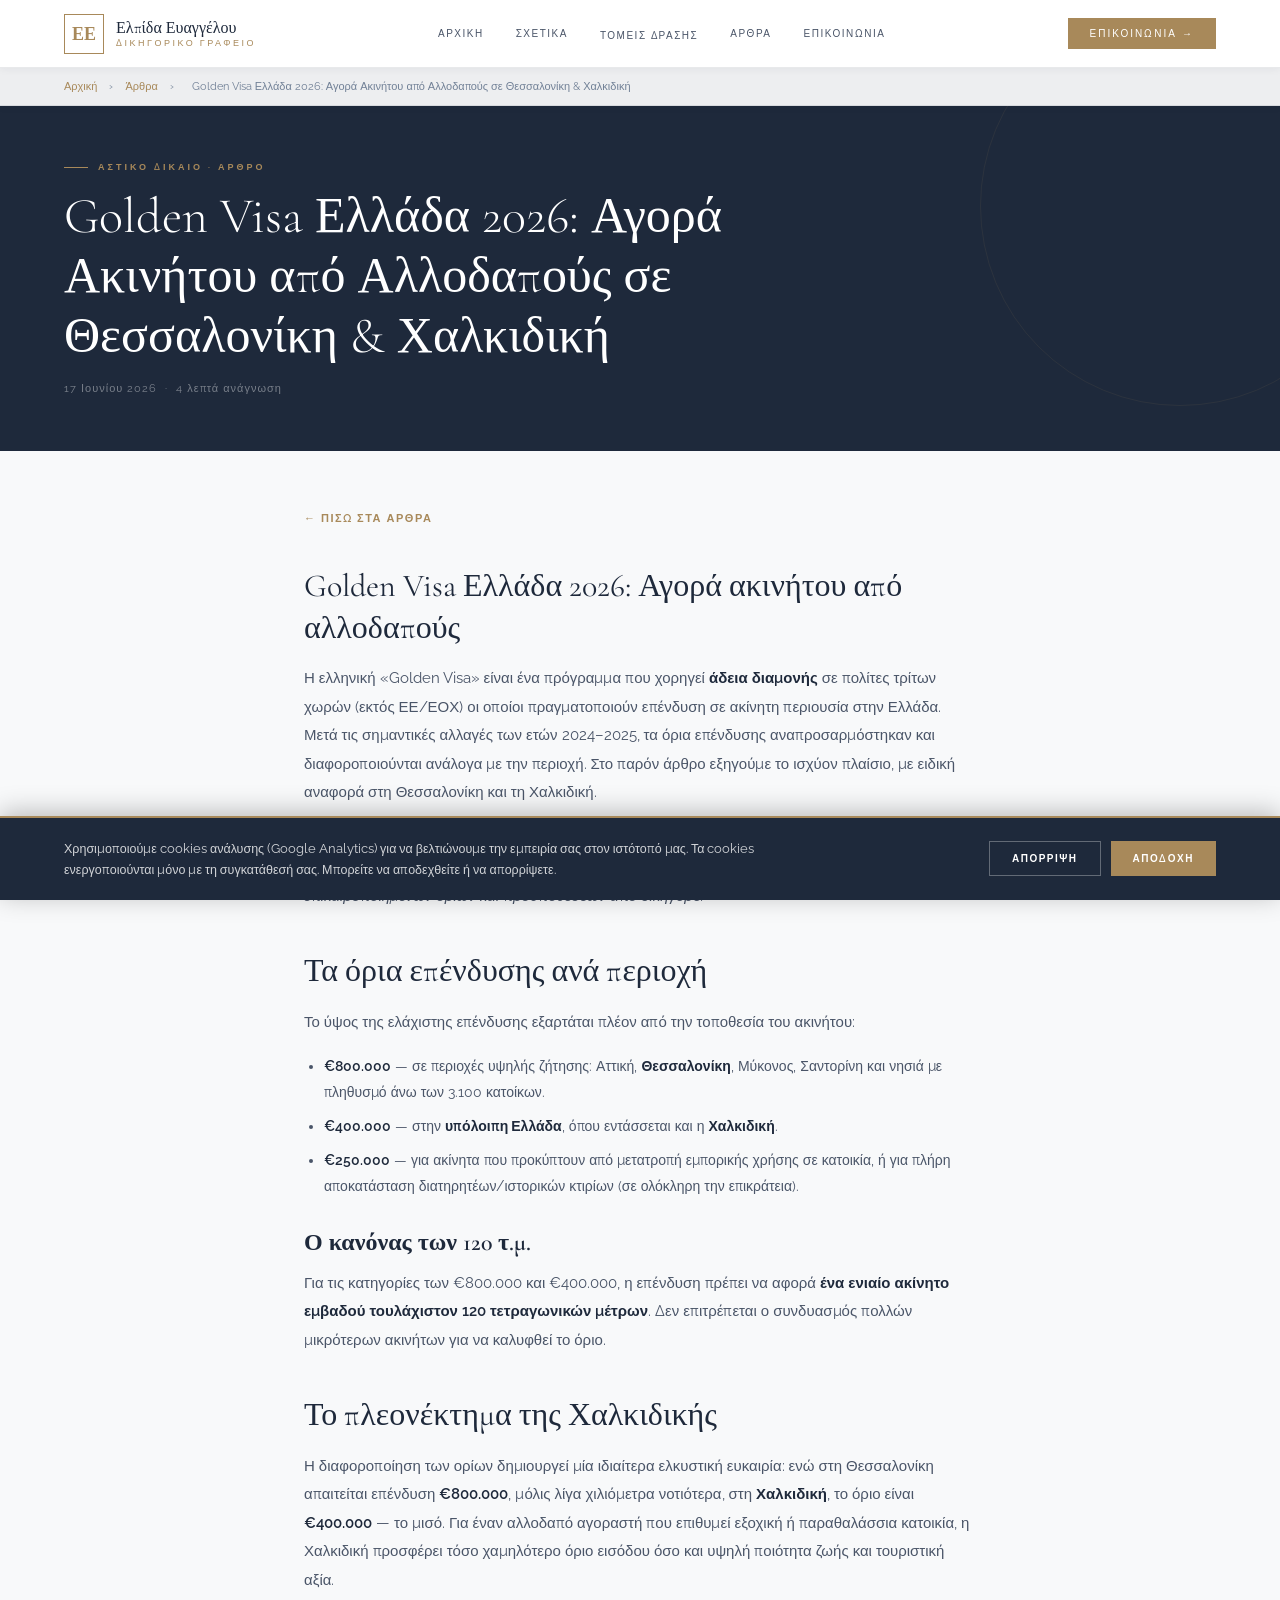
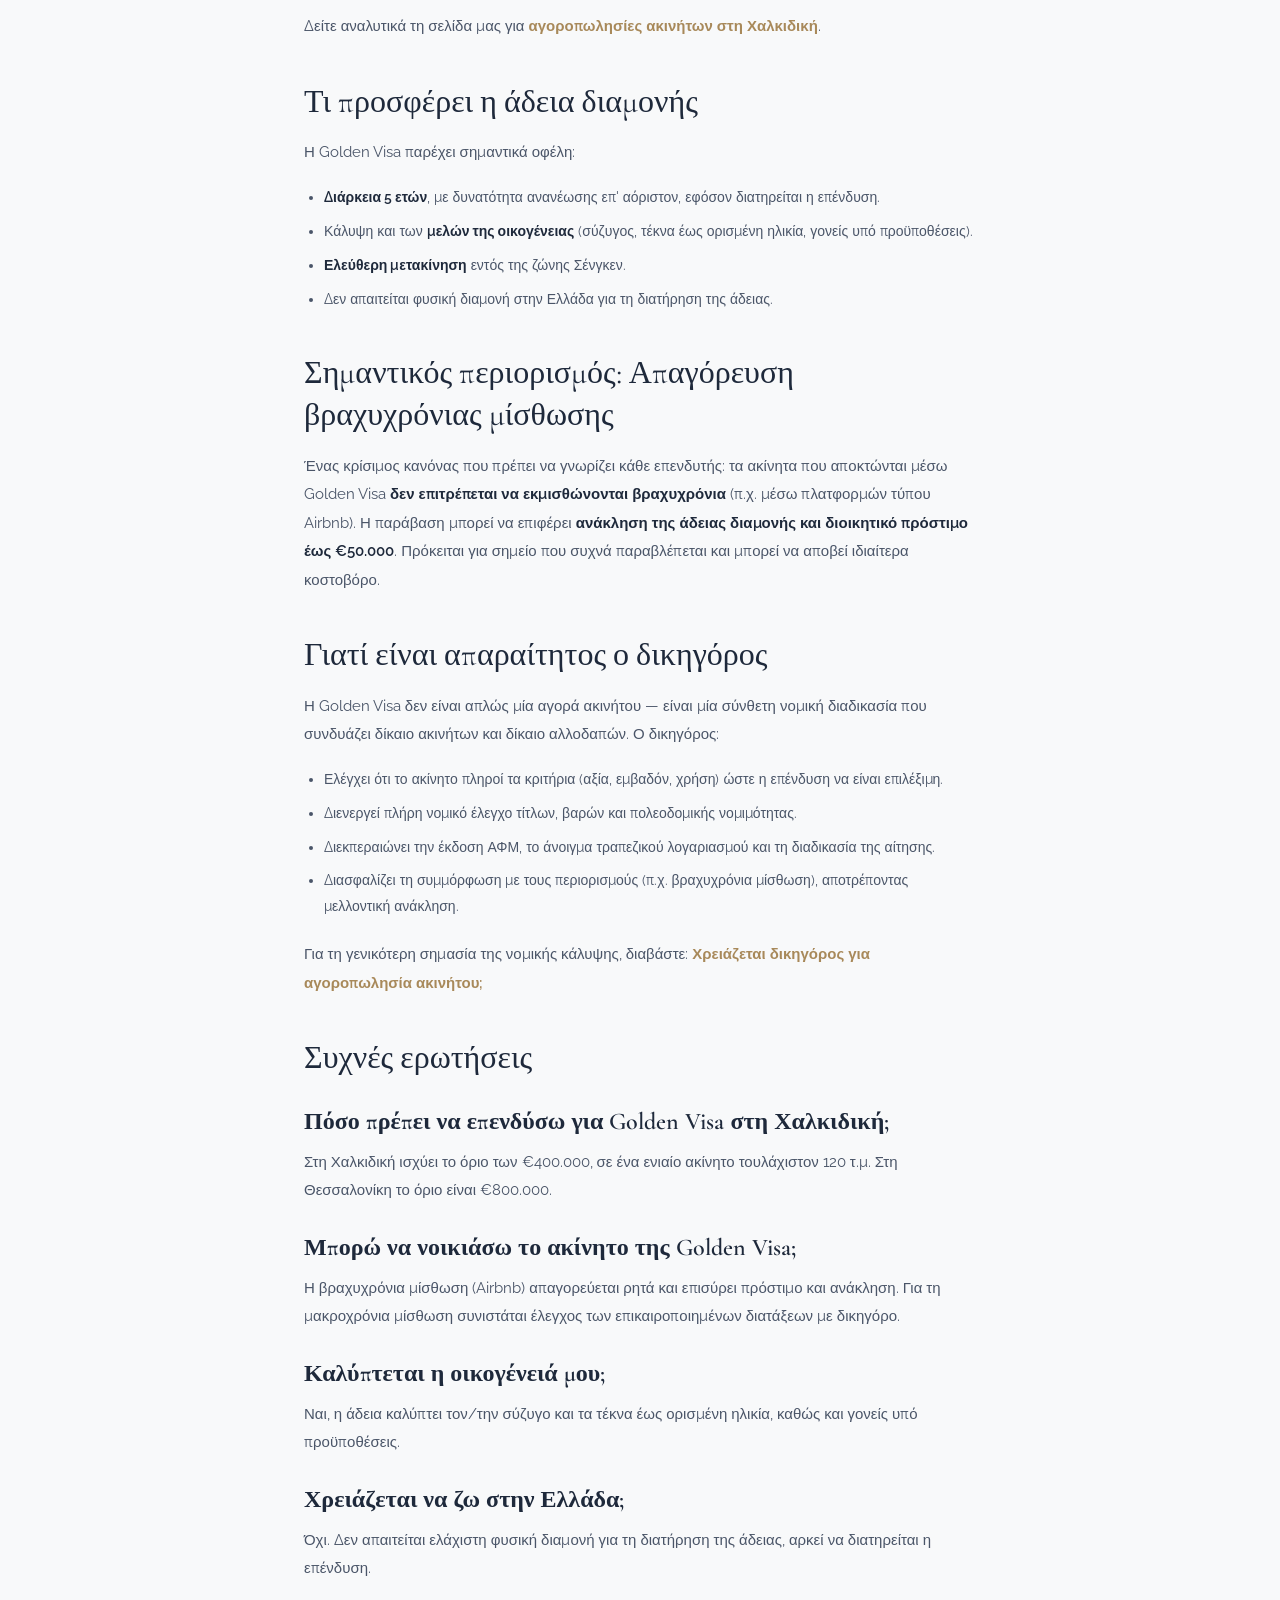
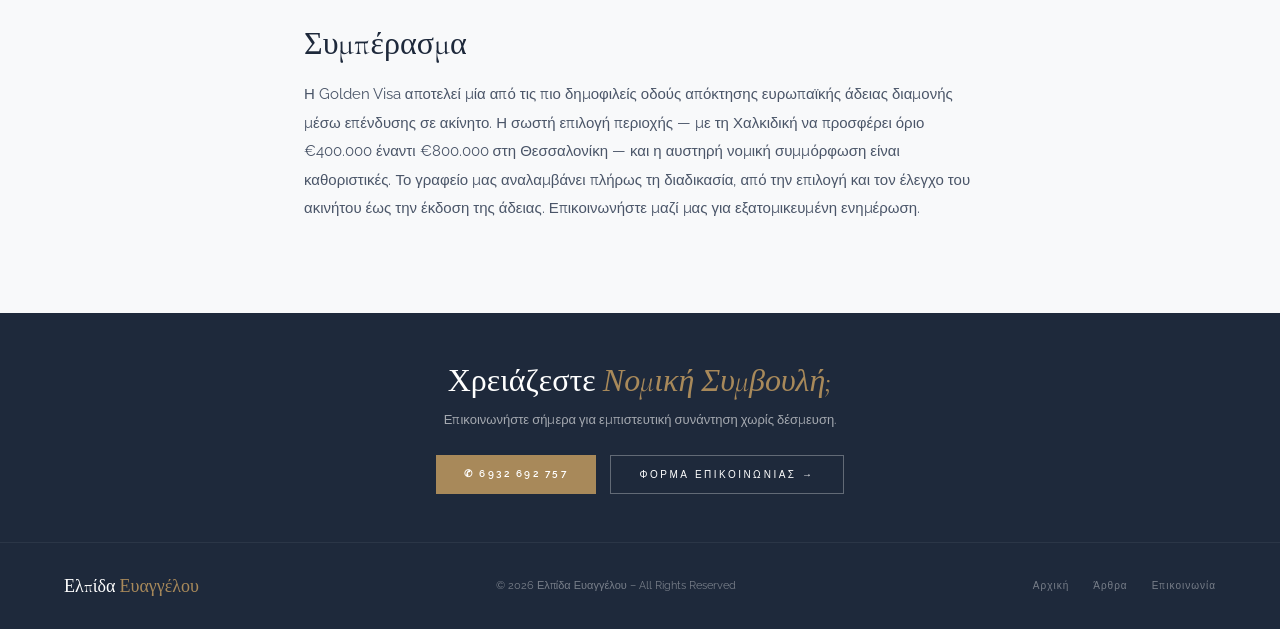
<file: arthra/golden-visa-ellada-2026-akinita/index.html>
<!DOCTYPE html>
<html lang="el">
<head>
<meta charset="UTF-8">
<meta name="viewport" content="width=device-width, initial-scale=1.0">
<script src="/consent.js" defer></script>
<title>Golden Visa Ελλάδα 2026: Αγορά Ακινήτου από Αλλοδαπούς σε Θεσσαλονίκη &amp; Χαλκιδική | Ελπίδα Ευαγγέλου – Δικηγορικό Γραφείο</title>
<meta name="description" content="Νέα όρια επένδυσης €800.000, €400.000 και €250.000, κανόνας 120 τ.μ. και απαγόρευση Airbnb: πλήρης νομικός οδηγός για τη Golden Visa μέσω ακινήτου σε Θεσσαλονίκη και Χαλκιδική.">
<link rel="canonical" href="https://www.evangeloulaw.gr/arthra/golden-visa-ellada-2026-akinita">
<meta property="og:type" content="article">
<meta property="og:locale" content="el_GR">
<meta property="og:site_name" content="Δικηγορικό Γραφείο Ελπίδα Ευαγγέλου">
<meta property="og:title" content="Golden Visa Ελλάδα 2026: Αγορά Ακινήτου από Αλλοδαπούς σε Θεσσαλονίκη &amp; Χαλκιδική | Ελπίδα Ευαγγέλου">
<meta property="og:description" content="Νέα όρια επένδυσης €800.000, €400.000 και €250.000, κανόνας 120 τ.μ. και απαγόρευση Airbnb: πλήρης νομικός οδηγός για τη Golden Visa μέσω ακινήτου σε Θεσσαλονίκη και Χαλκιδική.">
<meta property="og:url" content="https://www.evangeloulaw.gr/arthra/golden-visa-ellada-2026-akinita">
<meta name="twitter:card" content="summary">
<meta name="twitter:title" content="Golden Visa Ελλάδα 2026: Αγορά Ακινήτου από Αλλοδαπούς σε Θεσσαλονίκη &amp; Χαλκιδική | Ελπίδα Ευαγγέλου">
<meta name="twitter:description" content="Νέα όρια επένδυσης €800.000, €400.000 και €250.000, κανόνας 120 τ.μ. και απαγόρευση Airbnb: πλήρης νομικός οδηγός για τη Golden Visa μέσω ακινήτου σε Θεσσαλονίκη και Χαλκιδική.">
<link rel="icon" type="image/svg+xml" href="/favicon.svg">
<link rel="apple-touch-icon" href="/favicon.svg">
<link href="https://fonts.googleapis.com/css2?family=Cormorant+Garamond:ital,wght@0,300;0,400;0,600;1,300;1,400&family=Raleway:wght@300;400;500;600&display=swap" rel="stylesheet">
<link rel="stylesheet" href="/arthra/article.css">
<script type="application/ld+json">{"@context":"https://schema.org","@type":"Article","headline":"Golden Visa Ελλάδα 2026: Αγορά Ακινήτου από Αλλοδαπούς σε Θεσσαλονίκη \u0026 Χαλκιδική","description":"Νέα όρια επένδυσης €800.000, €400.000 και €250.000, κανόνας 120 τ.μ. και απαγόρευση Airbnb: πλήρης νομικός οδηγός για τη Golden Visa μέσω ακινήτου σε Θεσσαλονίκη και Χαλκιδική.","mainEntityOfPage":"https://www.evangeloulaw.gr/arthra/golden-visa-ellada-2026-akinita","datePublished":"2026-06-17","author":{"@type":"Person","name":"Ελπίδα Ευαγγέλου"},"publisher":{"@type":"LegalService","name":"Δικηγορικό Γραφείο Ελπίδα Ευαγγέλου","telephone":"+306932692757"}}</script>
</head>
<body>
<a href="#main-content" class="skip-link" style="position:absolute;left:-9999px;top:0;z-index:9999;background:#1E293B;color:#fff;padding:10px 16px;" onfocus="this.style.left='0'" onblur="this.style.left='-9999px'">Μετάβαση στο περιεχόμενο</a>

<nav>
  <a href="/" class="logo">
    <div class="logo-icon">ΕΕ</div>
    <div class="logo-text">Ελπίδα Ευαγγέλου<span>Δικηγορικό Γραφείο</span></div>
  </a>
  <div class="nav-links">
    <a href="/">Αρχική</a>
    <a href="/#about">Σχετικά</a>
    <div class="nav-dropdown"><a href="/#practice">Τομείς Δράσης</a><div class="dropdown-panel"><a href="/agorapwlisies-akineton-thessaloniki">Αγοραπωλησίες Ακινήτων Θεσσαλονίκη</a><a href="/agorapwlisies-akineton-xalkidiki">Αγοραπωλησίες Ακινήτων Χαλκιδική</a><a href="/astiko-dikaio-thessaloniki">Αστικό Δίκαιο</a><a href="/poiniko-dikaio-thessaloniki">Ποινικό Δίκαιο</a><a href="/emporiko-dikaio-thessaloniki">Εμπορικό Δίκαιο</a><a href="/dioikitiko-dikaio-thessaloniki">Διοικητικό Δίκαιο</a></div></div>
    <a href="/arthra">Άρθρα</a>
    <a href="/epikoinonia">Επικοινωνία</a>
  </div>
  <a href="/epikoinonia" class="nav-cta">Επικοινωνία &rarr;</a>
  <button class="hamburger" onclick="toggleMobileMenu()" aria-label="Μενού" aria-expanded="false"><span></span><span></span><span></span></button>
</nav>
<div class="mobile-menu" id="mobileMenu">
    <a href="/">Αρχική</a>
    <a href="/#about">Σχετικά</a>
    <div class="mm-group"><button class="mm-toggle" onclick="this.parentElement.classList.toggle('open')">Τομείς Δράσης</button><div class="mm-sub"><a href="/agorapwlisies-akineton-thessaloniki">Αγοραπωλησίες Θεσσαλονίκη</a><a href="/agorapwlisies-akineton-xalkidiki">Αγοραπωλησίες Χαλκιδική</a><a href="/astiko-dikaio-thessaloniki">Αστικό Δίκαιο</a><a href="/poiniko-dikaio-thessaloniki">Ποινικό Δίκαιο</a><a href="/emporiko-dikaio-thessaloniki">Εμπορικό Δίκαιο</a><a href="/dioikitiko-dikaio-thessaloniki">Διοικητικό Δίκαιο</a></div></div>
    <a href="/arthra">Άρθρα</a>
    <a href="/epikoinonia">Επικοινωνία</a>
  <button class="menu-close" onclick="closeMobileMenu()" aria-label="Κλείσιμο"></button></div>


<nav class="breadcrumb" aria-label="breadcrumb">
  <a href="/">Αρχική</a>
  <span>›</span>
  <a href="/arthra">Άρθρα</a>
  <span>›</span>
  <span>Golden Visa Ελλάδα 2026: Αγορά Ακινήτου από Αλλοδαπούς σε Θεσσαλονίκη &amp; Χαλκιδική</span>
</nav>

<main id="main-content">
<section class="page-hero">
  <div class="page-eyebrow">Αστικό Δίκαιο · Άρθρο</div>
  <h1>Golden Visa Ελλάδα 2026: Αγορά Ακινήτου από Αλλοδαπούς σε Θεσσαλονίκη &amp; Χαλκιδική</h1>
  <div class="hero-meta">17 Ιουνίου 2026<span>·</span>4 λεπτά ανάγνωση</div>
</section>

<div class="article-wrap">
  <a href="/arthra" class="back-link">← Πίσω στα Άρθρα</a>
  <div class="article-body"><h2>Golden Visa Ελλάδα 2026: Αγορά ακινήτου από αλλοδαπούς</h2><p>Η ελληνική «Golden Visa» είναι ένα πρόγραμμα που χορηγεί <strong>άδεια διαμονής</strong> σε πολίτες τρίτων χωρών (εκτός ΕΕ/ΕΟΧ) οι οποίοι πραγματοποιούν επένδυση σε ακίνητη περιουσία στην Ελλάδα. Μετά τις σημαντικές αλλαγές των ετών 2024–2025, τα όρια επένδυσης αναπροσαρμόστηκαν και διαφοροποιούνται ανάλογα με την περιοχή. Στο παρόν άρθρο εξηγούμε το ισχύον πλαίσιο, με ειδική αναφορά στη Θεσσαλονίκη και τη Χαλκιδική.</p><p><em>Σημείωση: το νομοθετικό πλαίσιο της Golden Visa τροποποιείται συχνά. Τα παρακάτω αποτυπώνουν το καθεστώς όπως ισχύει, αλλά πριν από κάθε επένδυση είναι απαραίτητος ο έλεγχος των επικαιροποιημένων ορίων και προϋποθέσεων από δικηγόρο.</em></p><h2>Τα όρια επένδυσης ανά περιοχή</h2><p>Το ύψος της ελάχιστης επένδυσης εξαρτάται πλέον από την τοποθεσία του ακινήτου:</p><ul><li><strong>€800.000</strong> — σε περιοχές υψηλής ζήτησης: Αττική, <strong>Θεσσαλονίκη</strong>, Μύκονος, Σαντορίνη και νησιά με πληθυσμό άνω των 3.100 κατοίκων.</li><li><strong>€400.000</strong> — στην <strong>υπόλοιπη Ελλάδα</strong>, όπου εντάσσεται και η <strong>Χαλκιδική</strong>.</li><li><strong>€250.000</strong> — για ακίνητα που προκύπτουν από μετατροπή εμπορικής χρήσης σε κατοικία, ή για πλήρη αποκατάσταση διατηρητέων/ιστορικών κτιρίων (σε ολόκληρη την επικράτεια).</li></ul><h3>Ο κανόνας των 120 τ.μ.</h3><p>Για τις κατηγορίες των €800.000 και €400.000, η επένδυση πρέπει να αφορά <strong>ένα ενιαίο ακίνητο εμβαδού τουλάχιστον 120 τετραγωνικών μέτρων</strong>. Δεν επιτρέπεται ο συνδυασμός πολλών μικρότερων ακινήτων για να καλυφθεί το όριο.</p><h2>Το πλεονέκτημα της Χαλκιδικής</h2><p>Η διαφοροποίηση των ορίων δημιουργεί μία ιδιαίτερα ελκυστική ευκαιρία: ενώ στη Θεσσαλονίκη απαιτείται επένδυση <strong>€800.000</strong>, μόλις λίγα χιλιόμετρα νοτιότερα, στη <strong>Χαλκιδική</strong>, το όριο είναι <strong>€400.000</strong> — το μισό. Για έναν αλλοδαπό αγοραστή που επιθυμεί εξοχική ή παραθαλάσσια κατοικία, η Χαλκιδική προσφέρει τόσο χαμηλότερο όριο εισόδου όσο και υψηλή ποιότητα ζωής και τουριστική αξία.</p><p>Δείτε αναλυτικά τη σελίδα μας για <a href="/agorapwlisies-akineton-xalkidiki" style="color:#A8895A;text-decoration:none;font-weight:600;">αγοροπωλησίες ακινήτων στη Χαλκιδική</a>.</p><h2>Τι προσφέρει η άδεια διαμονής</h2><p>Η Golden Visa παρέχει σημαντικά οφέλη:</p><ul><li><strong>Διάρκεια 5 ετών</strong>, με δυνατότητα ανανέωσης επ' αόριστον, εφόσον διατηρείται η επένδυση.</li><li>Κάλυψη και των <strong>μελών της οικογένειας</strong> (σύζυγος, τέκνα έως ορισμένη ηλικία, γονείς υπό προϋποθέσεις).</li><li><strong>Ελεύθερη μετακίνηση</strong> εντός της ζώνης Σένγκεν.</li><li>Δεν απαιτείται φυσική διαμονή στην Ελλάδα για τη διατήρηση της άδειας.</li></ul><h2>Σημαντικός περιορισμός: Απαγόρευση βραχυχρόνιας μίσθωσης</h2><p>Ένας κρίσιμος κανόνας που πρέπει να γνωρίζει κάθε επενδυτής: τα ακίνητα που αποκτώνται μέσω Golden Visa <strong>δεν επιτρέπεται να εκμισθώνονται βραχυχρόνια</strong> (π.χ. μέσω πλατφορμών τύπου Airbnb). Η παράβαση μπορεί να επιφέρει <strong>ανάκληση της άδειας διαμονής και διοικητικό πρόστιμο έως €50.000</strong>. Πρόκειται για σημείο που συχνά παραβλέπεται και μπορεί να αποβεί ιδιαίτερα κοστοβόρο.</p><h2>Γιατί είναι απαραίτητος ο δικηγόρος</h2><p>Η Golden Visa δεν είναι απλώς μία αγορά ακινήτου — είναι μία σύνθετη νομική διαδικασία που συνδυάζει δίκαιο ακινήτων και δίκαιο αλλοδαπών. Ο δικηγόρος:</p><ul><li>Ελέγχει ότι το ακίνητο πληροί τα κριτήρια (αξία, εμβαδόν, χρήση) ώστε η επένδυση να είναι επιλέξιμη.</li><li>Διενεργεί πλήρη νομικό έλεγχο τίτλων, βαρών και πολεοδομικής νομιμότητας.</li><li>Διεκπεραιώνει την έκδοση ΑΦΜ, το άνοιγμα τραπεζικού λογαριασμού και τη διαδικασία της αίτησης.</li><li>Διασφαλίζει τη συμμόρφωση με τους περιορισμούς (π.χ. βραχυχρόνια μίσθωση), αποτρέποντας μελλοντική ανάκληση.</li></ul><p>Για τη γενικότερη σημασία της νομικής κάλυψης, διαβάστε: <a href="/arthra/artro/?id=xreiazetai-dikigoros-agorapwlisia-akinetou" style="color:#A8895A;text-decoration:none;font-weight:600;">Χρειάζεται δικηγόρος για αγοροπωλησία ακινήτου;</a></p><h2>Συχνές ερωτήσεις</h2><h3>Πόσο πρέπει να επενδύσω για Golden Visa στη Χαλκιδική;</h3><p>Στη Χαλκιδική ισχύει το όριο των €400.000, σε ένα ενιαίο ακίνητο τουλάχιστον 120 τ.μ. Στη Θεσσαλονίκη το όριο είναι €800.000.</p><h3>Μπορώ να νοικιάσω το ακίνητο της Golden Visa;</h3><p>Η βραχυχρόνια μίσθωση (Airbnb) απαγορεύεται ρητά και επισύρει πρόστιμο και ανάκληση. Για τη μακροχρόνια μίσθωση συνιστάται έλεγχος των επικαιροποιημένων διατάξεων με δικηγόρο.</p><h3>Καλύπτεται η οικογένειά μου;</h3><p>Ναι, η άδεια καλύπτει τον/την σύζυγο και τα τέκνα έως ορισμένη ηλικία, καθώς και γονείς υπό προϋποθέσεις.</p><h3>Χρειάζεται να ζω στην Ελλάδα;</h3><p>Όχι. Δεν απαιτείται ελάχιστη φυσική διαμονή για τη διατήρηση της άδειας, αρκεί να διατηρείται η επένδυση.</p><h2>Συμπέρασμα</h2><p>Η Golden Visa αποτελεί μία από τις πιο δημοφιλείς οδούς απόκτησης ευρωπαϊκής άδειας διαμονής μέσω επένδυσης σε ακίνητο. Η σωστή επιλογή περιοχής — με τη Χαλκιδική να προσφέρει όριο €400.000 έναντι €800.000 στη Θεσσαλονίκη — και η αυστηρή νομική συμμόρφωση είναι καθοριστικές. Το γραφείο μας αναλαμβάνει πλήρως τη διαδικασία, από την επιλογή και τον έλεγχο του ακινήτου έως την έκδοση της άδειας. Επικοινωνήστε μαζί μας για εξατομικευμένη ενημέρωση.</p></div>
</div>

<section class="cta-section">
  <h2>Χρειάζεστε <em>Νομική Συμβουλή;</em></h2>
  <p>Επικοινωνήστε σήμερα για εμπιστευτική συνάντηση χωρίς δέσμευση.</p>
  <div class="cta-buttons">
    <a href="tel:+306932692757" class="btn-gold">&#9990; 6932 692 757</a>
    <a href="/epikoinonia" class="btn-white">Φόρμα Επικοινωνίας &rarr;</a>
  </div>
</section>

</main>
<footer>
  <div class="footer-logo">Ελπίδα <span>Ευαγγέλου</span></div>
  <div class="footer-copy">&copy; 2026 Ελπίδα Ευαγγέλου &ndash; All Rights Reserved</div>
  <div class="footer-links">
    <a href="/">Αρχική</a>
    <a href="/arthra">Άρθρα</a>
    <a href="/epikoinonia">Επικοινωνία</a>
  </div>
</footer>
<script>
function openMobileMenu(){
  document.querySelector('nav').classList.add('menu-open');
  document.querySelector('.hamburger').classList.add('open');
  document.querySelector('.mobile-menu').classList.add('open');
  document.body.style.overflow = 'hidden';
}
function closeMobileMenu(){
  document.querySelector('nav').classList.remove('menu-open');
  document.querySelector('.hamburger').classList.remove('open');
  document.querySelector('.mobile-menu').classList.remove('open');
  document.body.style.overflow = '';
}
function toggleMobileMenu(){
  document.querySelector('.mobile-menu').classList.contains('open') ? closeMobileMenu() : openMobileMenu();
}
document.addEventListener('keydown', function(e){ if (e.key === 'Escape') closeMobileMenu(); });
document.querySelectorAll('.mobile-menu > a').forEach(function(a){ a.addEventListener('click', closeMobileMenu); });
document.querySelector('.mobile-menu').addEventListener('click', function(e){ if (e.target.classList.contains('mobile-menu')) closeMobileMenu(); });
</script>
</body>
</html>
</file>
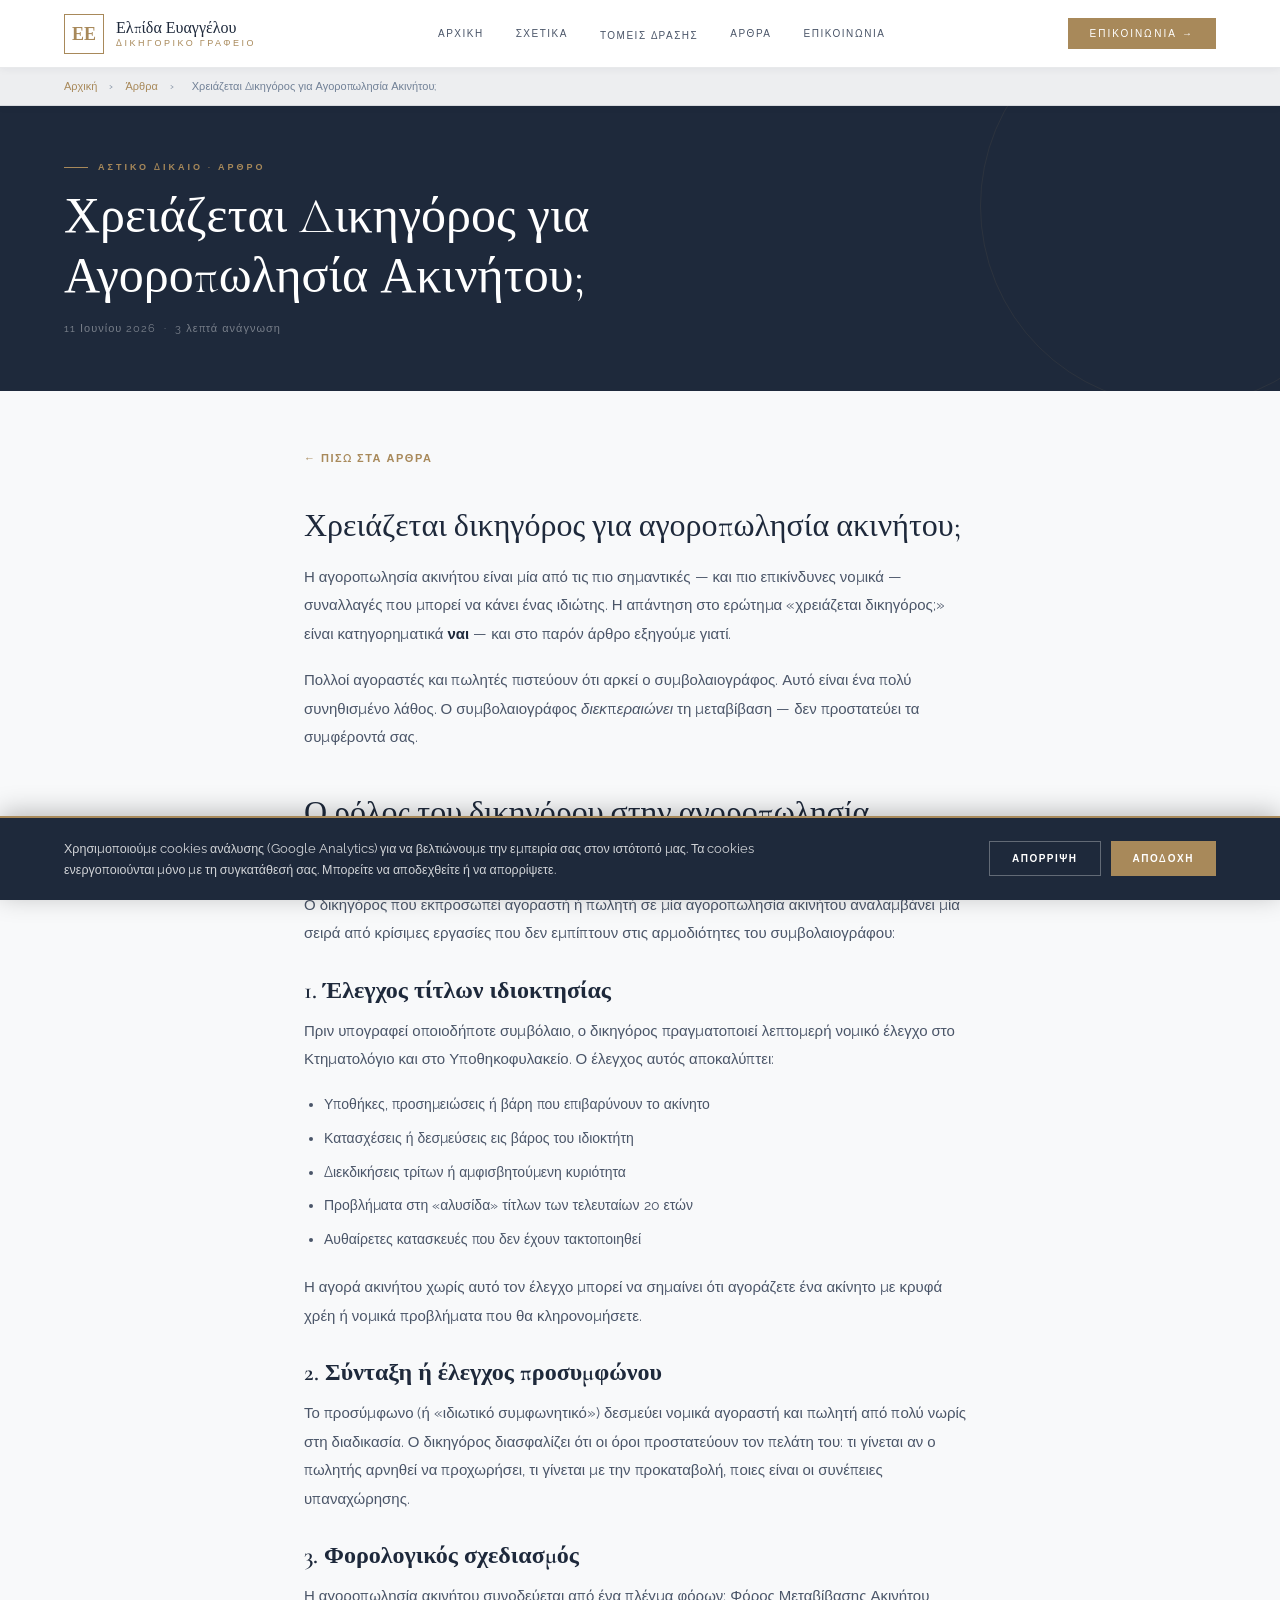
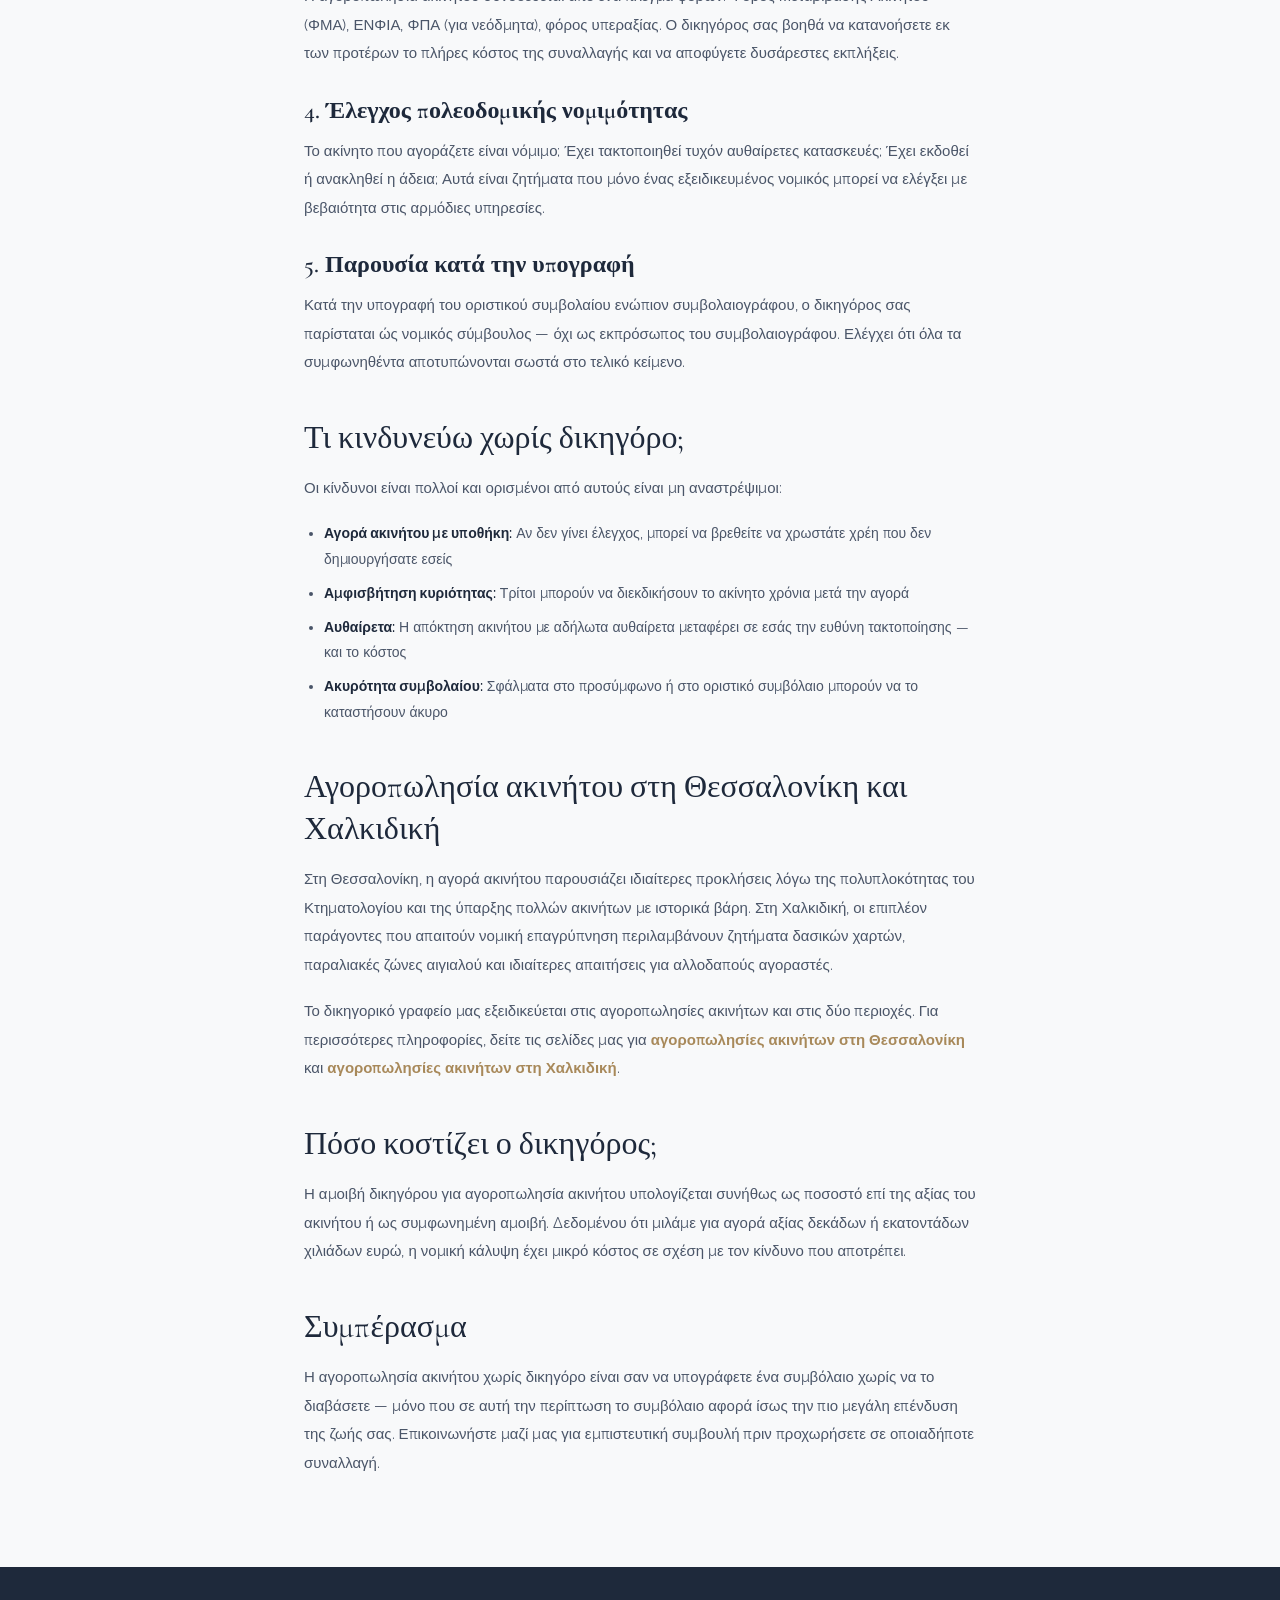
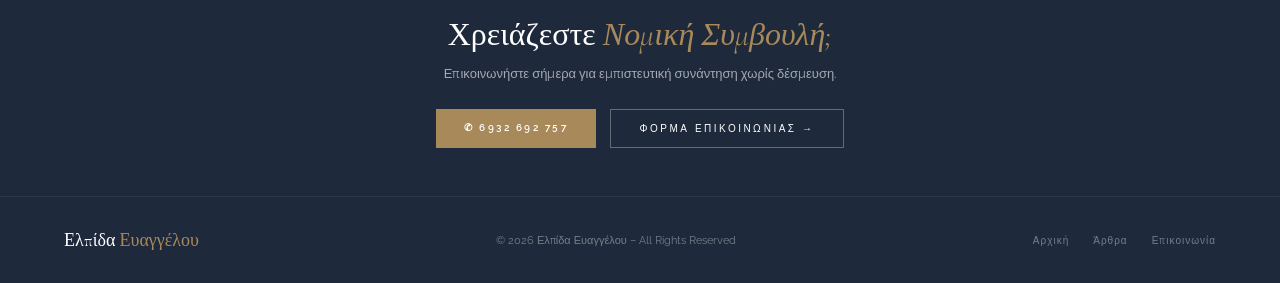
<file: arthra/xreiazetai-dikigoros-agorapwlisia-akinetou/index.html>
<!DOCTYPE html>
<html lang="el">
<head>
<meta charset="UTF-8">
<meta name="viewport" content="width=device-width, initial-scale=1.0">
<script src="/consent.js" defer></script>
<title>Δικηγόρος για Αγορά Ακινήτου: Χρειάζεται; | Ελπίδα Ευαγγέλου</title>
<meta name="description" content="Χρειάζεται δικηγόρος για αγορά ακινήτου; Νομικός έλεγχος τίτλων, βαρών και συμβολαίων πριν αγοράσετε — προστατέψτε την επένδυσή σας. Καλέστε: 6932 692 757.">
<link rel="canonical" href="https://www.evangeloulaw.gr/arthra/xreiazetai-dikigoros-agorapwlisia-akinetou">
<meta property="og:type" content="article">
<meta property="og:locale" content="el_GR">
<meta property="og:site_name" content="Δικηγορικό Γραφείο Ελπίδα Ευαγγέλου">
<meta property="og:title" content="Δικηγόρος για Αγορά Ακινήτου: Χρειάζεται; | Ελπίδα Ευαγγέλου">
<meta property="og:description" content="Χρειάζεται δικηγόρος για αγορά ακινήτου; Νομικός έλεγχος τίτλων, βαρών και συμβολαίων πριν αγοράσετε — προστατέψτε την επένδυσή σας. Καλέστε: 6932 692 757.">
<meta property="og:url" content="https://www.evangeloulaw.gr/arthra/xreiazetai-dikigoros-agorapwlisia-akinetou">
<meta name="twitter:card" content="summary">
<meta name="twitter:title" content="Δικηγόρος για Αγορά Ακινήτου: Χρειάζεται; | Ελπίδα Ευαγγέλου">
<meta name="twitter:description" content="Χρειάζεται δικηγόρος για αγορά ακινήτου; Νομικός έλεγχος τίτλων, βαρών και συμβολαίων πριν αγοράσετε — προστατέψτε την επένδυσή σας. Καλέστε: 6932 692 757.">
<link rel="icon" type="image/svg+xml" href="/favicon.svg">
<link rel="apple-touch-icon" href="/favicon.svg">
<link href="https://fonts.googleapis.com/css2?family=Cormorant+Garamond:ital,wght@0,300;0,400;0,600;1,300;1,400&family=Raleway:wght@300;400;500;600&display=swap" rel="stylesheet">
<link rel="stylesheet" href="/arthra/article.css">
<script type="application/ld+json">{"@context":"https://schema.org","@type":"Article","headline":"Χρειάζεται Δικηγόρος για Αγοροπωλησία Ακινήτου;","description":"Χρειάζεται δικηγόρος για αγορά ακινήτου; Νομικός έλεγχος τίτλων, βαρών και συμβολαίων πριν αγοράσετε — προστατέψτε την επένδυσή σας. Καλέστε: 6932 692 757.","mainEntityOfPage":"https://www.evangeloulaw.gr/arthra/xreiazetai-dikigoros-agorapwlisia-akinetou","datePublished":"2026-06-11","author":{"@type":"Person","name":"Ελπίδα Ευαγγέλου"},"publisher":{"@type":"LegalService","name":"Δικηγορικό Γραφείο Ελπίδα Ευαγγέλου","telephone":"+306932692757"}}</script>
</head>
<body>
<a href="#main-content" class="skip-link" style="position:absolute;left:-9999px;top:0;z-index:9999;background:#1E293B;color:#fff;padding:10px 16px;" onfocus="this.style.left='0'" onblur="this.style.left='-9999px'">Μετάβαση στο περιεχόμενο</a>

<nav>
  <a href="/" class="logo">
    <div class="logo-icon">ΕΕ</div>
    <div class="logo-text">Ελπίδα Ευαγγέλου<span>Δικηγορικό Γραφείο</span></div>
  </a>
  <div class="nav-links">
    <a href="/">Αρχική</a>
    <a href="/#about">Σχετικά</a>
    <div class="nav-dropdown"><a href="/#practice">Τομείς Δράσης</a><div class="dropdown-panel"><a href="/agorapwlisies-akineton-thessaloniki">Αγοραπωλησίες Ακινήτων Θεσσαλονίκη</a><a href="/agorapwlisies-akineton-xalkidiki">Αγοραπωλησίες Ακινήτων Χαλκιδική</a><a href="/astiko-dikaio-thessaloniki">Αστικό Δίκαιο</a><a href="/poiniko-dikaio-thessaloniki">Ποινικό Δίκαιο</a><a href="/emporiko-dikaio-thessaloniki">Εμπορικό Δίκαιο</a><a href="/dioikitiko-dikaio-thessaloniki">Διοικητικό Δίκαιο</a></div></div>
    <a href="/arthra">Άρθρα</a>
    <a href="/epikoinonia">Επικοινωνία</a>
  </div>
  <a href="/epikoinonia" class="nav-cta">Επικοινωνία &rarr;</a>
  <button class="hamburger" onclick="toggleMobileMenu()" aria-label="Μενού" aria-expanded="false"><span></span><span></span><span></span></button>
</nav>
<div class="mobile-menu" id="mobileMenu">
    <a href="/">Αρχική</a>
    <a href="/#about">Σχετικά</a>
    <div class="mm-group"><button class="mm-toggle" onclick="this.parentElement.classList.toggle('open')">Τομείς Δράσης</button><div class="mm-sub"><a href="/agorapwlisies-akineton-thessaloniki">Αγοραπωλησίες Θεσσαλονίκη</a><a href="/agorapwlisies-akineton-xalkidiki">Αγοραπωλησίες Χαλκιδική</a><a href="/astiko-dikaio-thessaloniki">Αστικό Δίκαιο</a><a href="/poiniko-dikaio-thessaloniki">Ποινικό Δίκαιο</a><a href="/emporiko-dikaio-thessaloniki">Εμπορικό Δίκαιο</a><a href="/dioikitiko-dikaio-thessaloniki">Διοικητικό Δίκαιο</a></div></div>
    <a href="/arthra">Άρθρα</a>
    <a href="/epikoinonia">Επικοινωνία</a>
  <button class="menu-close" onclick="closeMobileMenu()" aria-label="Κλείσιμο"></button></div>


<nav class="breadcrumb" aria-label="breadcrumb">
  <a href="/">Αρχική</a>
  <span>›</span>
  <a href="/arthra">Άρθρα</a>
  <span>›</span>
  <span>Χρειάζεται Δικηγόρος για Αγοροπωλησία Ακινήτου;</span>
</nav>

<main id="main-content">
<section class="page-hero">
  <div class="page-eyebrow">Αστικό Δίκαιο · Άρθρο</div>
  <h1>Χρειάζεται Δικηγόρος για Αγοροπωλησία Ακινήτου;</h1>
  <div class="hero-meta">11 Ιουνίου 2026<span>·</span>3 λεπτά ανάγνωση</div>
</section>

<div class="article-wrap">
  <a href="/arthra" class="back-link">← Πίσω στα Άρθρα</a>
  <div class="article-body"><h2>Χρειάζεται δικηγόρος για αγοροπωλησία ακινήτου;</h2><p>Η αγοροπωλησία ακινήτου είναι μία από τις πιο σημαντικές — και πιο επικίνδυνες νομικά — συναλλαγές που μπορεί να κάνει ένας ιδιώτης. Η απάντηση στο ερώτημα «χρειάζεται δικηγόρος;» είναι κατηγορηματικά <strong>ναι</strong> — και στο παρόν άρθρο εξηγούμε γιατί.</p><p>Πολλοί αγοραστές και πωλητές πιστεύουν ότι αρκεί ο συμβολαιογράφος. Αυτό είναι ένα πολύ συνηθισμένο λάθος. Ο συμβολαιογράφος <em>διεκπεραιώνει</em> τη μεταβίβαση — δεν προστατεύει τα συμφέροντά σας.</p><h2>Ο ρόλος του δικηγόρου στην αγοροπωλησία ακινήτου</h2><p>Ο δικηγόρος που εκπροσωπεί αγοραστή ή πωλητή σε μία αγοροπωλησία ακινήτου αναλαμβάνει μία σειρά από κρίσιμες εργασίες που δεν εμπίπτουν στις αρμοδιότητες του συμβολαιογράφου:</p><h3>1. Έλεγχος τίτλων ιδιοκτησίας</h3><p>Πριν υπογραφεί οποιοδήποτε συμβόλαιο, ο δικηγόρος πραγματοποιεί λεπτομερή νομικό έλεγχο στο Κτηματολόγιο και στο Υποθηκοφυλακείο. Ο έλεγχος αυτός αποκαλύπτει:</p><ul><li>Υποθήκες, προσημειώσεις ή βάρη που επιβαρύνουν το ακίνητο</li><li>Κατασχέσεις ή δεσμεύσεις εις βάρος του ιδιοκτήτη</li><li>Διεκδικήσεις τρίτων ή αμφισβητούμενη κυριότητα</li><li>Προβλήματα στη «αλυσίδα» τίτλων των τελευταίων 20 ετών</li><li>Αυθαίρετες κατασκευές που δεν έχουν τακτοποιηθεί</li></ul><p>Η αγορά ακινήτου χωρίς αυτό τον έλεγχο μπορεί να σημαίνει ότι αγοράζετε ένα ακίνητο με κρυφά χρέη ή νομικά προβλήματα που θα κληρονομήσετε.</p><h3>2. Σύνταξη ή έλεγχος προσυμφώνου</h3><p>Το προσύμφωνο (ή «ιδιωτικό συμφωνητικό») δεσμεύει νομικά αγοραστή και πωλητή από πολύ νωρίς στη διαδικασία. Ο δικηγόρος διασφαλίζει ότι οι όροι προστατεύουν τον πελάτη του: τι γίνεται αν ο πωλητής αρνηθεί να προχωρήσει, τι γίνεται με την προκαταβολή, ποιες είναι οι συνέπειες υπαναχώρησης.</p><h3>3. Φορολογικός σχεδιασμός</h3><p>Η αγοροπωλησία ακινήτου συνοδεύεται από ένα πλέγμα φόρων: Φόρος Μεταβίβασης Ακινήτου (ΦΜΑ), ΕΝΦΙΑ, ΦΠΑ (για νεόδμητα), φόρος υπεραξίας. Ο δικηγόρος σας βοηθά να κατανοήσετε εκ των προτέρων το πλήρες κόστος της συναλλαγής και να αποφύγετε δυσάρεστες εκπλήξεις.</p><h3>4. Έλεγχος πολεοδομικής νομιμότητας</h3><p>Το ακίνητο που αγοράζετε είναι νόμιμο; Έχει τακτοποιηθεί τυχόν αυθαίρετες κατασκευές; Έχει εκδοθεί ή ανακληθεί η άδεια; Αυτά είναι ζητήματα που μόνο ένας εξειδικευμένος νομικός μπορεί να ελέγξει με βεβαιότητα στις αρμόδιες υπηρεσίες.</p><h3>5. Παρουσία κατά την υπογραφή</h3><p>Κατά την υπογραφή του οριστικού συμβολαίου ενώπιον συμβολαιογράφου, ο δικηγόρος σας παρίσταται ώς νομικός σύμβουλος — όχι ως εκπρόσωπος του συμβολαιογράφου. Ελέγχει ότι όλα τα συμφωνηθέντα αποτυπώνονται σωστά στο τελικό κείμενο.</p><h2>Τι κινδυνεύω χωρίς δικηγόρο;</h2><p>Οι κίνδυνοι είναι πολλοί και ορισμένοι από αυτούς είναι μη αναστρέψιμοι:</p><ul><li><strong>Αγορά ακινήτου με υποθήκη:</strong> Αν δεν γίνει έλεγχος, μπορεί να βρεθείτε να χρωστάτε χρέη που δεν δημιουργήσατε εσείς</li><li><strong>Αμφισβήτηση κυριότητας:</strong> Τρίτοι μπορούν να διεκδικήσουν το ακίνητο χρόνια μετά την αγορά</li><li><strong>Αυθαίρετα:</strong> Η απόκτηση ακινήτου με αδήλωτα αυθαίρετα μεταφέρει σε εσάς την ευθύνη τακτοποίησης — και το κόστος</li><li><strong>Ακυρότητα συμβολαίου:</strong> Σφάλματα στο προσύμφωνο ή στο οριστικό συμβόλαιο μπορούν να το καταστήσουν άκυρο</li></ul><h2>Αγοροπωλησία ακινήτου στη Θεσσαλονίκη και Χαλκιδική</h2><p>Στη Θεσσαλονίκη, η αγορά ακινήτου παρουσιάζει ιδιαίτερες προκλήσεις λόγω της πολυπλοκότητας του Κτηματολογίου και της ύπαρξης πολλών ακινήτων με ιστορικά βάρη. Στη Χαλκιδική, οι επιπλέον παράγοντες που απαιτούν νομική επαγρύπνηση περιλαμβάνουν ζητήματα δασικών χαρτών, παραλιακές ζώνες αιγιαλού και ιδιαίτερες απαιτήσεις για αλλοδαπούς αγοραστές.</p><p>Το δικηγορικό γραφείο μας εξειδικεύεται στις αγοροπωλησίες ακινήτων και στις δύο περιοχές. Για περισσότερες πληροφορίες, δείτε τις σελίδες μας για <a href="/agorapwlisies-akineton-thessaloniki" style="color:#A8895A;text-decoration:none;font-weight:600;">αγοροπωλησίες ακινήτων στη Θεσσαλονίκη</a> και <a href="/agorapwlisies-akineton-xalkidiki" style="color:#A8895A;text-decoration:none;font-weight:600;">αγοροπωλησίες ακινήτων στη Χαλκιδική</a>.</p><h2>Πόσο κοστίζει ο δικηγόρος;</h2><p>Η αμοιβή δικηγόρου για αγοροπωλησία ακινήτου υπολογίζεται συνήθως ως ποσοστό επί της αξίας του ακινήτου ή ως συμφωνημένη αμοιβή. Δεδομένου ότι μιλάμε για αγορά αξίας δεκάδων ή εκατοντάδων χιλιάδων ευρώ, η νομική κάλυψη έχει μικρό κόστος σε σχέση με τον κίνδυνο που αποτρέπει.</p><h2>Συμπέρασμα</h2><p>Η αγοροπωλησία ακινήτου χωρίς δικηγόρο είναι σαν να υπογράφετε ένα συμβόλαιο χωρίς να το διαβάσετε — μόνο που σε αυτή την περίπτωση το συμβόλαιο αφορά ίσως την πιο μεγάλη επένδυση της ζωής σας. Επικοινωνήστε μαζί μας για εμπιστευτική συμβουλή πριν προχωρήσετε σε οποιαδήποτε συναλλαγή.</p></div>
</div>

<section class="cta-section">
  <h2>Χρειάζεστε <em>Νομική Συμβουλή;</em></h2>
  <p>Επικοινωνήστε σήμερα για εμπιστευτική συνάντηση χωρίς δέσμευση.</p>
  <div class="cta-buttons">
    <a href="tel:+306932692757" class="btn-gold">&#9990; 6932 692 757</a>
    <a href="/epikoinonia" class="btn-white">Φόρμα Επικοινωνίας &rarr;</a>
  </div>
</section>

</main>
<footer>
  <div class="footer-logo">Ελπίδα <span>Ευαγγέλου</span></div>
  <div class="footer-copy">&copy; 2026 Ελπίδα Ευαγγέλου &ndash; All Rights Reserved</div>
  <div class="footer-links">
    <a href="/">Αρχική</a>
    <a href="/arthra">Άρθρα</a>
    <a href="/epikoinonia">Επικοινωνία</a>
  </div>
</footer>
<script>
function openMobileMenu(){
  document.querySelector('nav').classList.add('menu-open');
  document.querySelector('.hamburger').classList.add('open');
  document.querySelector('.mobile-menu').classList.add('open');
  document.body.style.overflow = 'hidden';
}
function closeMobileMenu(){
  document.querySelector('nav').classList.remove('menu-open');
  document.querySelector('.hamburger').classList.remove('open');
  document.querySelector('.mobile-menu').classList.remove('open');
  document.body.style.overflow = '';
}
function toggleMobileMenu(){
  document.querySelector('.mobile-menu').classList.contains('open') ? closeMobileMenu() : openMobileMenu();
}
document.addEventListener('keydown', function(e){ if (e.key === 'Escape') closeMobileMenu(); });
document.querySelectorAll('.mobile-menu > a').forEach(function(a){ a.addEventListener('click', closeMobileMenu); });
document.querySelector('.mobile-menu').addEventListener('click', function(e){ if (e.target.classList.contains('mobile-menu')) closeMobileMenu(); });
</script>
</body>
</html>
</file>
<file: arthra/article.css>
*, *::before, *::after { margin: 0; padding: 0; box-sizing: border-box; }
:root {
  --bg: #F8F9FA; --bg-section: #EDEEF0; --navy: #1E293B; --navy-mid: #2E3F55;
  --gold: #A8895A; --gold-light: #C4A97A; --gold-pale: #F0E8D8;
  --text: #4A5568; --muted: #718096; --border: rgba(30,41,59,0.1);
  --white: #FFFFFF;
}
body { font-family: 'Raleway', sans-serif; background: var(--bg); color: var(--navy); overflow-x: hidden; }

nav {
  position: sticky; top: 0; z-index: 1000; background: var(--white);
  border-bottom: 1px solid var(--border); display: flex; align-items: center;
  justify-content: space-between; padding: 0 5vw; height: 68px;
  box-shadow: 0 1px 8px rgba(30,41,59,0.06);
}
.logo { display: flex; align-items: center; gap: 12px; text-decoration: none; }
.logo-icon { width: 40px; height: 40px; border: 1.5px solid var(--gold); display: flex; align-items: center; justify-content: center; font-family: 'Cormorant Garamond', serif; font-size: 18px; color: var(--gold); font-weight: 600; }
.logo-text { font-family: 'Cormorant Garamond', serif; font-size: 16px; color: var(--navy); line-height: 1.2; font-weight: 400; }
.logo-text span { display: block; font-size: 9px; letter-spacing: 2.5px; color: var(--gold); font-family: 'Raleway', sans-serif; font-weight: 500; text-transform: uppercase; }
.nav-links { display: flex; align-items: center; gap: 32px; }
.nav-links a { color: var(--text); text-decoration: none; font-size: 10px; letter-spacing: 1.5px; text-transform: uppercase; font-weight: 500; transition: color 0.2s; }
.nav-links a:hover { color: var(--gold); }
.nav-dropdown { position: relative; }
.nav-dropdown > .dropdown-panel { position: absolute; top: 100%; left: 0; min-width: 250px; background: #FFFFFF; border: 1px solid rgba(30,41,59,0.1); box-shadow: 0 12px 34px rgba(30,41,59,0.14); padding: 8px; display: flex; flex-direction: column; opacity: 0; visibility: hidden; transform: translateY(8px); transition: opacity 0.22s ease, transform 0.22s ease; z-index: 1200; }
.nav-dropdown:hover > .dropdown-panel { opacity: 1; visibility: visible; transform: translateY(0); }
.nav-dropdown .dropdown-panel a { padding: 10px 14px; font-size: 11px; letter-spacing: 0.5px; text-transform: none; color: #4A5568; white-space: nowrap; font-weight: 500; transition: background 0.15s ease, color 0.15s ease; }
.nav-dropdown .dropdown-panel a:hover { background: #EDEEF0; color: #A8895A; }
.nav-cta { background: var(--gold); color: var(--white); padding: 10px 22px; font-size: 10px; letter-spacing: 2px; text-transform: uppercase; font-family: 'Raleway', sans-serif; font-weight: 500; border: none; cursor: pointer; transition: all 0.2s; text-decoration: none; }
.nav-cta:hover { background: var(--navy-mid); }

.breadcrumb { background: var(--bg-section); padding: 12px 5vw; border-bottom: 1px solid var(--border); font-size: 11px; color: var(--muted); display: flex; gap: 6px; align-items: center; flex-wrap: wrap; justify-content: flex-start; height: auto; position: relative; z-index: 1; }
.breadcrumb a { color: var(--gold); text-decoration: none; }
.breadcrumb a:hover { text-decoration: underline; }
.breadcrumb span { margin: 0 6px; }

.page-hero { background: var(--navy); padding: 56px 5vw; position: relative; overflow: hidden; }
.page-hero::before { content: ''; position: absolute; right: -100px; top: -100px; width: 400px; height: 400px; border: 1px solid rgba(168,137,90,0.1); border-radius: 50%; }
.page-eyebrow { font-size: 9px; letter-spacing: 3px; color: var(--gold); text-transform: uppercase; font-weight: 600; margin-bottom: 14px; display: flex; align-items: center; gap: 10px; }
.page-eyebrow::before { content: ''; width: 24px; height: 1px; background: var(--gold); }
.page-hero h1 { font-family: 'Cormorant Garamond', serif; font-size: clamp(28px, 4vw, 50px); font-weight: 300; color: var(--white); line-height: 1.2; margin-bottom: 16px; max-width: 760px; }
.page-hero h1 em { font-style: italic; color: var(--gold); }
.hero-meta { font-size: 11px; color: rgba(255,255,255,0.4); letter-spacing: 1px; }
.hero-meta span { margin: 0 8px; }

.article-wrap { max-width: 800px; margin: 0 auto; padding: 56px 5vw 72px; }

.article-body h2 { font-family: 'Cormorant Garamond', serif; font-size: clamp(22px, 2.8vw, 32px); font-weight: 400; color: var(--navy); line-height: 1.3; margin: 40px 0 16px; }
.article-body h2:first-child { margin-top: 0; }
.article-body h3 { font-family: 'Cormorant Garamond', serif; font-size: clamp(18px, 2vw, 24px); font-weight: 600; color: var(--navy); margin: 28px 0 12px; }
.article-body p { font-size: 15px; color: var(--text); line-height: 1.9; margin-bottom: 18px; }
.article-body ul, .article-body ol { margin: 0 0 20px 20px; }
.article-body li { font-size: 14px; color: var(--text); line-height: 1.85; margin-bottom: 8px; }
.article-body strong { color: var(--navy); font-weight: 600; }
.article-body em { font-style: italic; }
.article-body a { color: var(--gold); text-decoration: none; font-weight: 600; }
.article-body a:hover { text-decoration: underline; }
.article-body blockquote { border-left: 3px solid var(--gold); padding: 12px 20px; background: var(--gold-pale); margin: 24px 0; font-style: italic; color: var(--navy-mid); font-size: 15px; line-height: 1.8; }

.divider { border: none; border-top: 1px solid var(--border); margin: 40px 0; }

.back-link { display: inline-flex; align-items: center; gap: 8px; font-size: 11px; letter-spacing: 1.5px; text-transform: uppercase; font-weight: 600; color: var(--gold); text-decoration: none; margin-bottom: 40px; transition: gap 0.2s; }
.back-link:hover { gap: 12px; }

.cta-section { background: var(--navy); padding: 48px 5vw; text-align: center; }
.cta-section h2 { font-family: 'Cormorant Garamond', serif; font-size: 32px; font-weight: 300; color: var(--white); margin-bottom: 12px; }
.cta-section h2 em { font-style: italic; color: var(--gold); }
.cta-section p { font-size: 13px; color: rgba(255,255,255,0.6); margin-bottom: 28px; }
.cta-buttons { display: flex; gap: 14px; justify-content: center; flex-wrap: wrap; }
.btn-gold { background: var(--gold); color: var(--white); padding: 13px 28px; font-size: 10px; letter-spacing: 2.5px; text-transform: uppercase; font-weight: 600; border: none; cursor: pointer; font-family: 'Raleway', sans-serif; transition: background 0.2s; text-decoration: none; display: inline-block; }
.btn-gold:hover { background: var(--gold-light); }
.btn-white { background: transparent; color: var(--white); padding: 13px 28px; font-size: 10px; letter-spacing: 2.5px; text-transform: uppercase; font-weight: 500; border: 1.5px solid rgba(255,255,255,0.3); cursor: pointer; font-family: 'Raleway', sans-serif; transition: all 0.2s; text-decoration: none; display: inline-block; }
.btn-white:hover { border-color: var(--gold); color: var(--gold); }

footer { background: var(--navy); border-top: 1px solid rgba(255,255,255,0.06); padding: 32px 5vw; display: flex; align-items: center; justify-content: space-between; flex-wrap: wrap; gap: 16px; }
.footer-logo { font-family: 'Cormorant Garamond', serif; font-size: 18px; color: var(--white); }
.footer-logo span { color: var(--gold); }
.footer-copy { font-size: 11px; color: rgba(255,255,255,0.4); }
.footer-links { display: flex; gap: 24px; }
.footer-links a { font-size: 10px; color: rgba(255,255,255,0.4); text-decoration: none; letter-spacing: 1px; transition: color 0.2s; }
.footer-links a:hover { color: var(--gold); }

@media (max-width: 768px) {
  .nav-links { display: none; }
  .nav-cta { display: none; }
  .hamburger { display: flex !important; }
  .article-wrap { padding: 40px 5vw 56px; }
}
@media (min-width: 769px) {
  .hamburger, .mobile-menu { display: none !important; }
}

/* MOBILE MENU */
.hamburger { display: none; flex-direction: column; justify-content: center; gap: 6px; width: 30px; height: 24px; background: none; border: none; cursor: pointer; padding: 0; }
.hamburger span { display: block; width: 100%; height: 2px; background: var(--navy); transition: transform 0.3s ease, opacity 0.3s ease; }
.hamburger.open span:nth-child(1) { transform: translateY(8px) rotate(45deg); }
.hamburger.open span:nth-child(2) { opacity: 0; }
.hamburger.open span:nth-child(3) { transform: translateY(-8px) rotate(-45deg); }
.mobile-menu {
  position: fixed; inset: 0; background: var(--navy); z-index: 3000;
  display: flex; flex-direction: column; align-items: center; justify-content: center; gap: 28px;
  clip-path: circle(0px at calc(100% - 38px) 34px);
  transition: clip-path 0.6s cubic-bezier(0.65,0,0.35,1);
  visibility: hidden;
}
.menu-close { position: absolute; top: 14px; right: 20px; width: 44px; height: 44px; background: none; border: none; cursor: pointer; z-index: 5; }
.menu-close::before, .menu-close::after { content: ''; position: absolute; left: 9px; top: 21px; width: 26px; height: 2px; background: var(--white); }
.menu-close::before { transform: rotate(45deg); }
.menu-close::after { transform: rotate(-45deg); }
.mobile-menu.open { visibility: visible; clip-path: circle(150% at calc(100% - 38px) 34px); }
.mobile-menu > a {
  color: var(--white); text-decoration: none; font-family: 'Cormorant Garamond', serif;
  font-size: 26px; font-weight: 300; letter-spacing: 0.4px;
  opacity: 0; transform: translateY(16px); transition: opacity 0.4s ease, transform 0.4s ease;
}
.mobile-menu.open > a { opacity: 1; transform: translateY(0); }
.mobile-menu.open > a:nth-child(1) { transition-delay: .12s; }
.mobile-menu.open > a:nth-child(2) { transition-delay: .17s; }
.mobile-menu.open > a:nth-child(3) { transition-delay: .22s; }
.mobile-menu.open > a:nth-child(4) { transition-delay: .27s; }
.mobile-menu.open > a:nth-child(5) { transition-delay: .32s; }
.mobile-menu > a:last-of-type {
  margin-top: 8px; background: var(--gold); color: var(--white);
  padding: 14px 36px; font-family: 'Raleway', sans-serif; font-size: 11px;
  letter-spacing: 2.5px; text-transform: uppercase; font-weight: 600;
}

@keyframes fadeSlideLeft {
  from { opacity: 0; transform: translateX(-48px); }
  to   { opacity: 1; transform: translateX(0); }
}
.breadcrumb   { animation: fadeSlideLeft 0.4s ease both; }
.page-hero    { animation: fadeSlideLeft 0.5s ease 0.07s both; }
.article-wrap { animation: fadeSlideLeft 0.6s ease 0.18s both; }
.cta-section  { animation: fadeSlideLeft 0.45s ease 0.05s both; }
footer        { animation: fadeSlideLeft 0.4s ease 0.05s both; }

/* MOBILE PRACTICE ACCORDION */
.mm-group { display: flex; flex-direction: column; align-items: center; opacity: 0; transform: translateY(16px); transition: opacity 0.4s ease, transform 0.4s ease; transition-delay: .22s; }
.mobile-menu.open .mm-group { opacity: 1; transform: translateY(0); }
.mm-toggle { background: none; border: none; cursor: pointer; color: #fff; font-family: 'Cormorant Garamond', serif; font-size: 26px; font-weight: 300; letter-spacing: 0.4px; display: inline-flex; align-items: center; gap: 8px; }
.mm-toggle::after { content: '\25BE'; font-size: 15px; transition: transform 0.3s ease; }
.mm-group.open .mm-toggle::after { transform: rotate(180deg); }
.mm-sub { display: flex; flex-direction: column; align-items: center; gap: 14px; max-height: 0; overflow: hidden; opacity: 0; margin-top: 0; transition: max-height 0.4s ease, opacity 0.3s ease, margin-top 0.4s ease; }
.mm-group.open .mm-sub { max-height: 420px; opacity: 1; margin-top: 18px; }
.mm-sub a { color: rgba(255,255,255,0.72); text-decoration: none; font-family: 'Raleway', sans-serif; font-size: 14px; font-weight: 400; letter-spacing: 0.3px; }
.mm-sub a:hover { color: #fff; }
</file>
